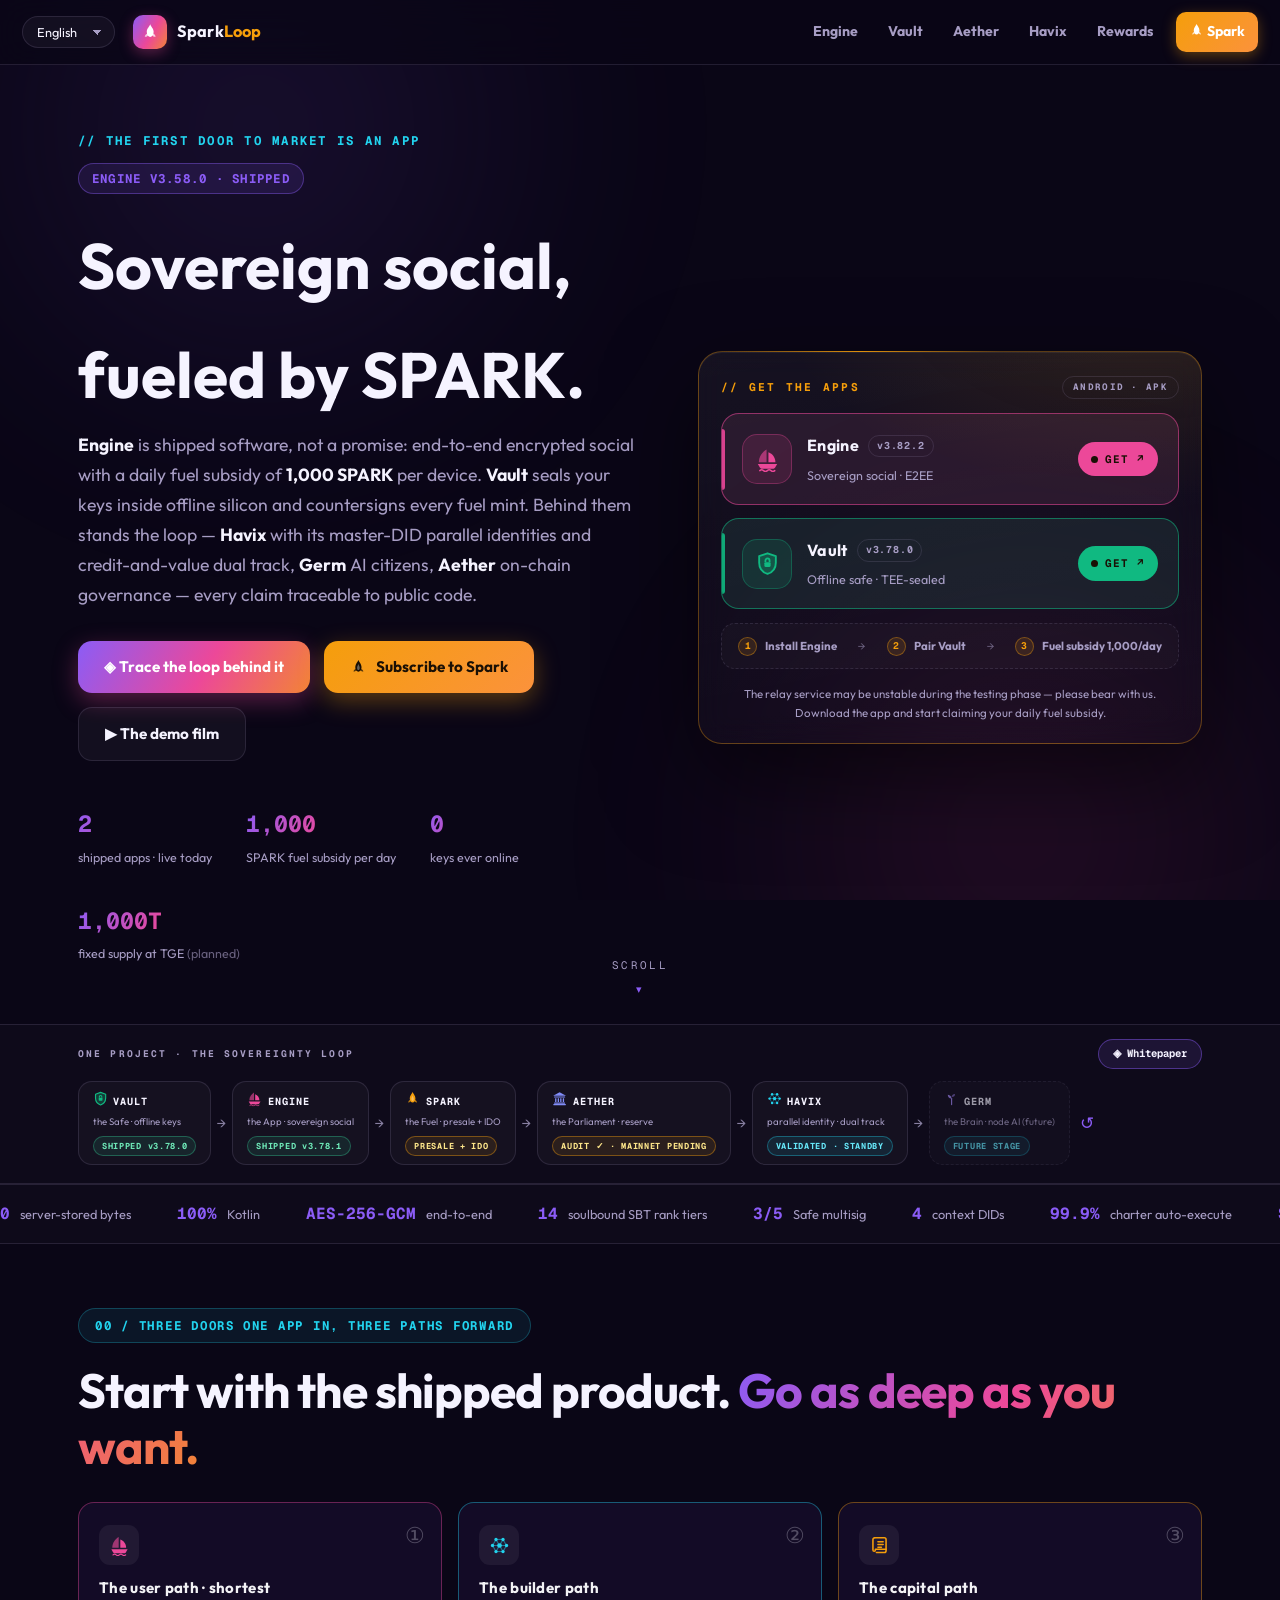
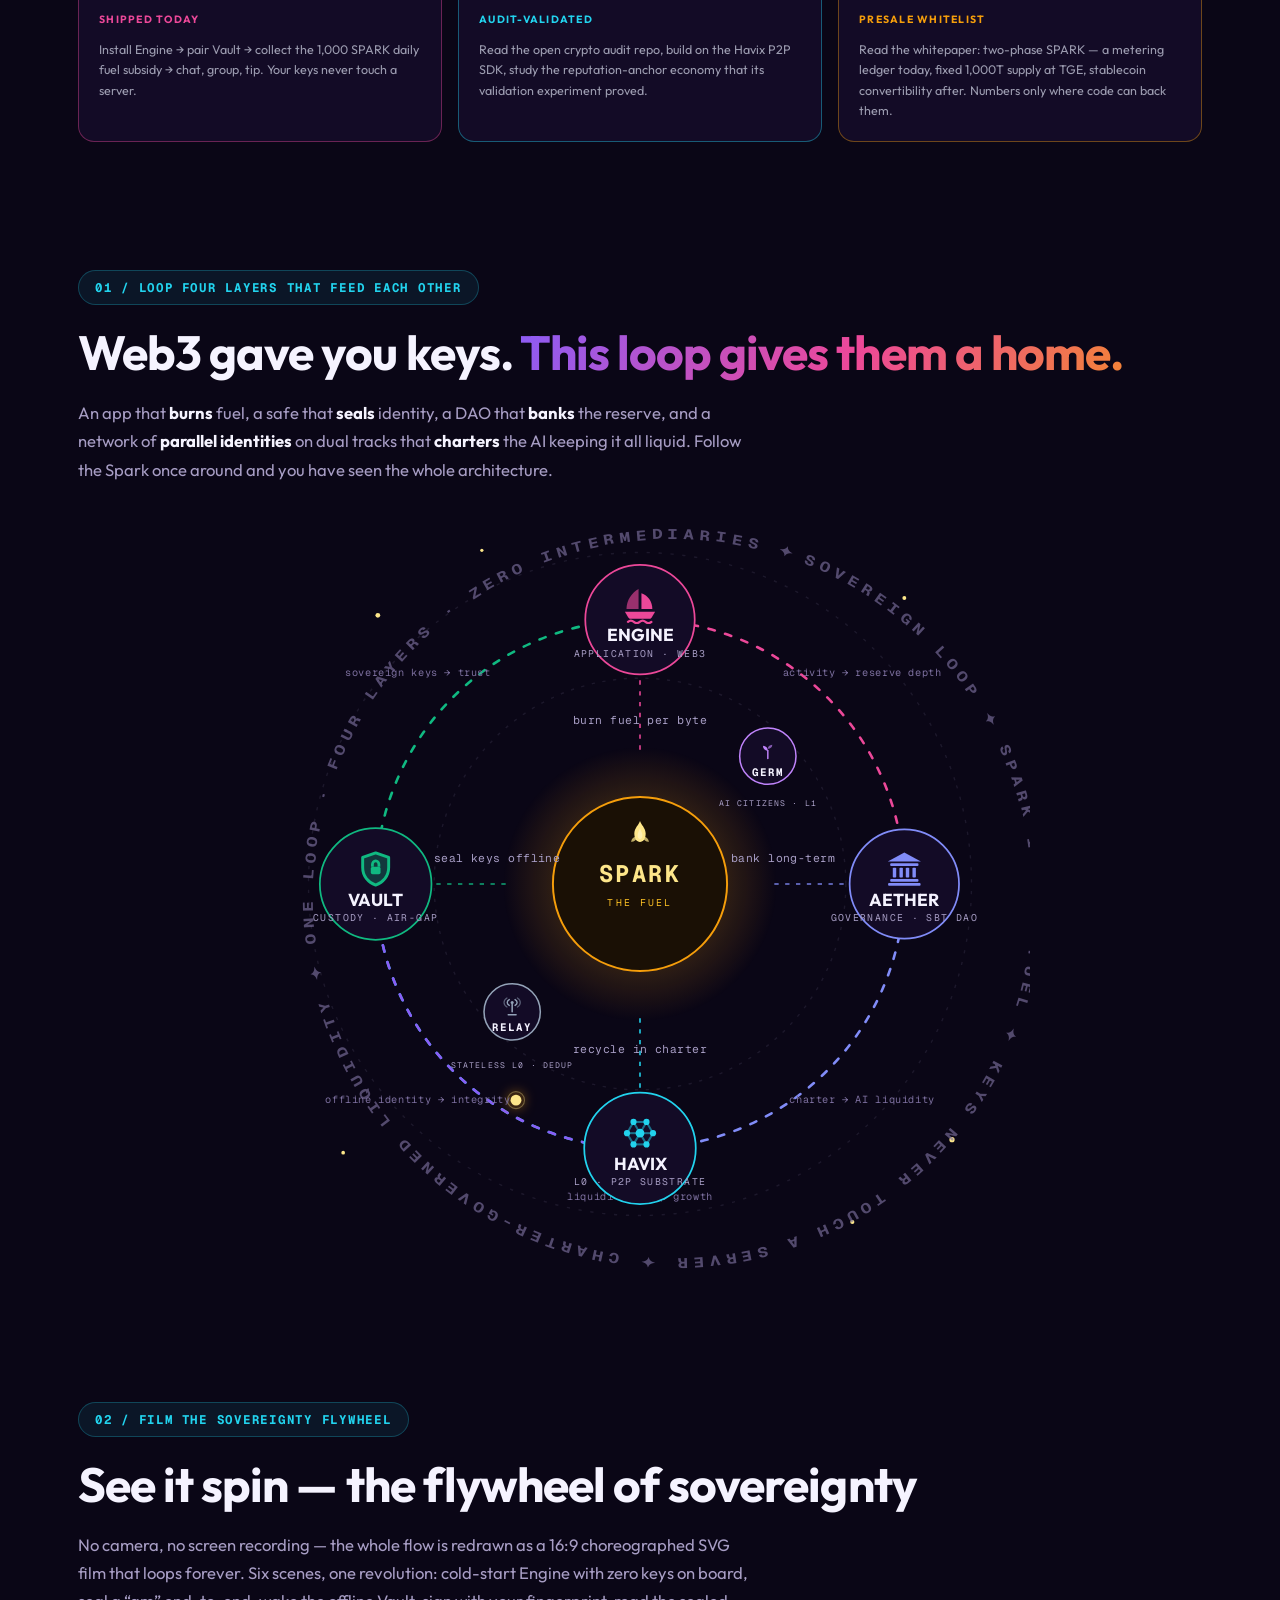
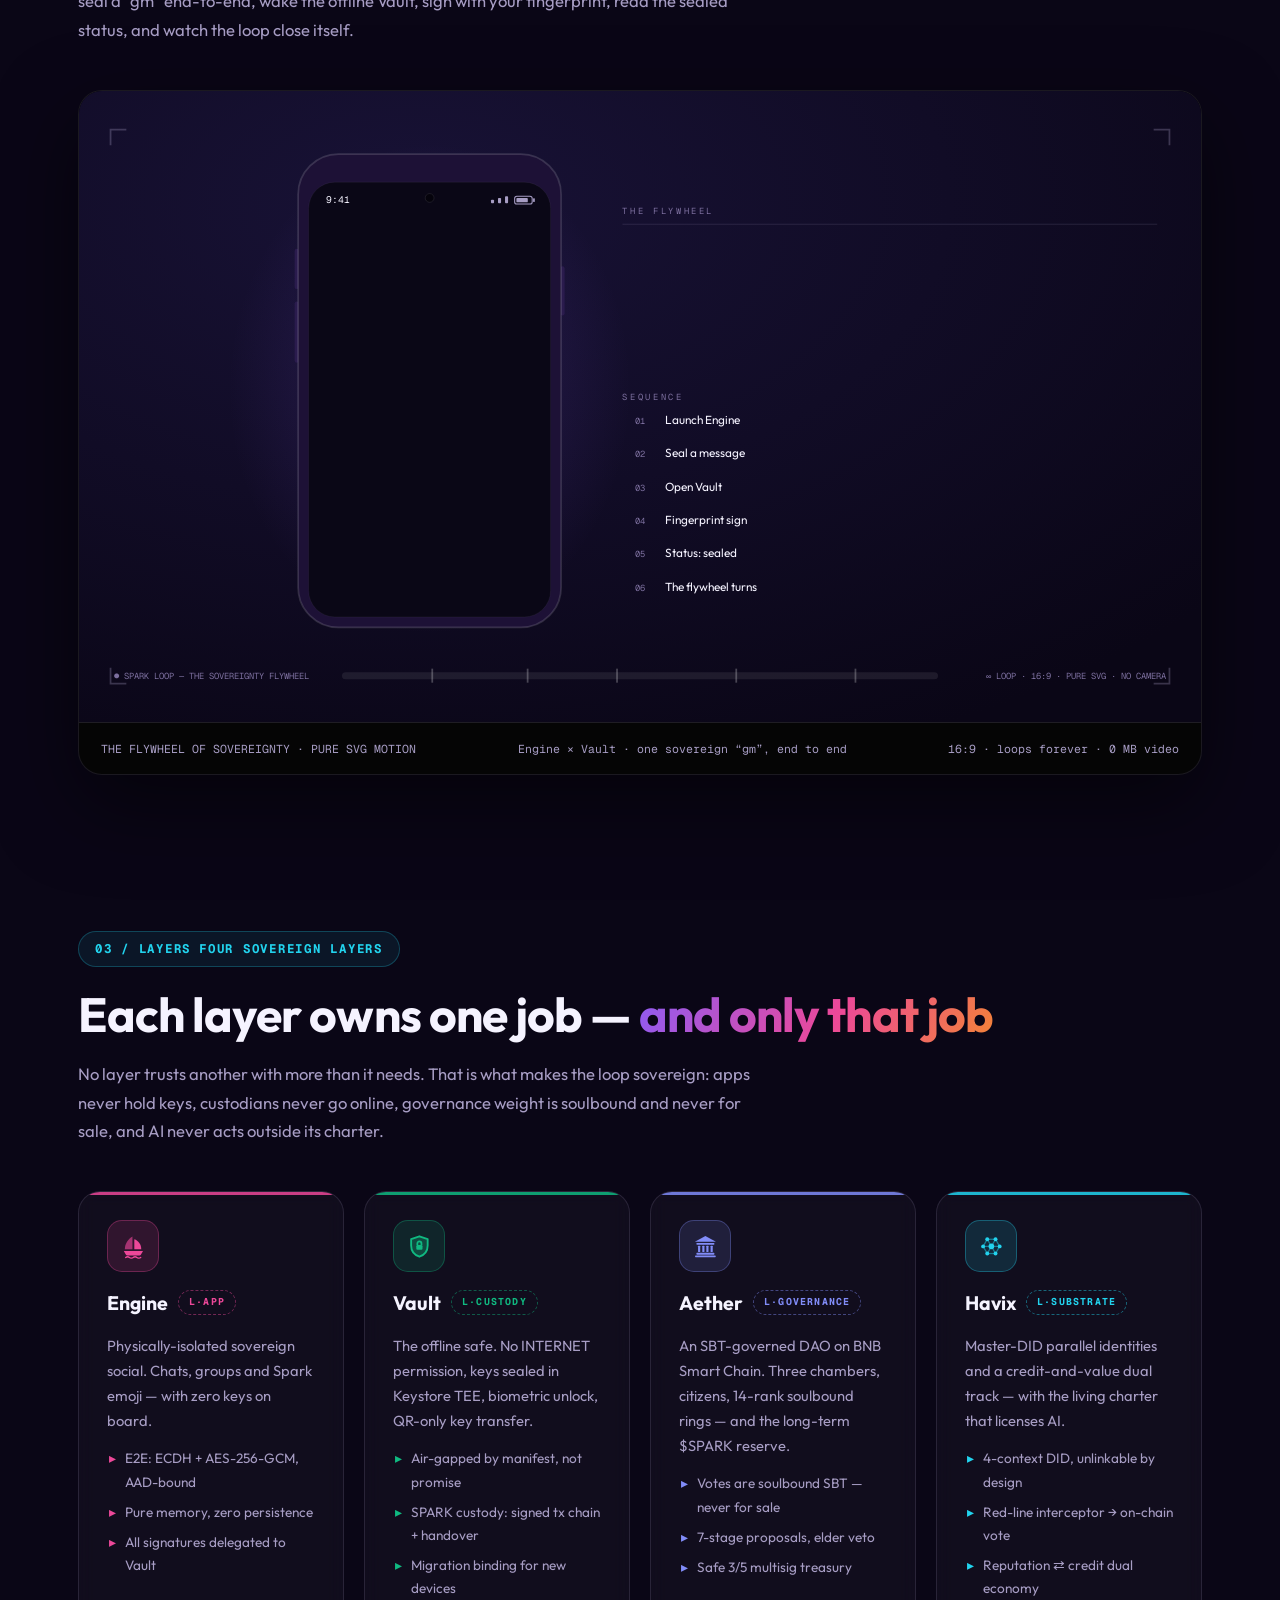
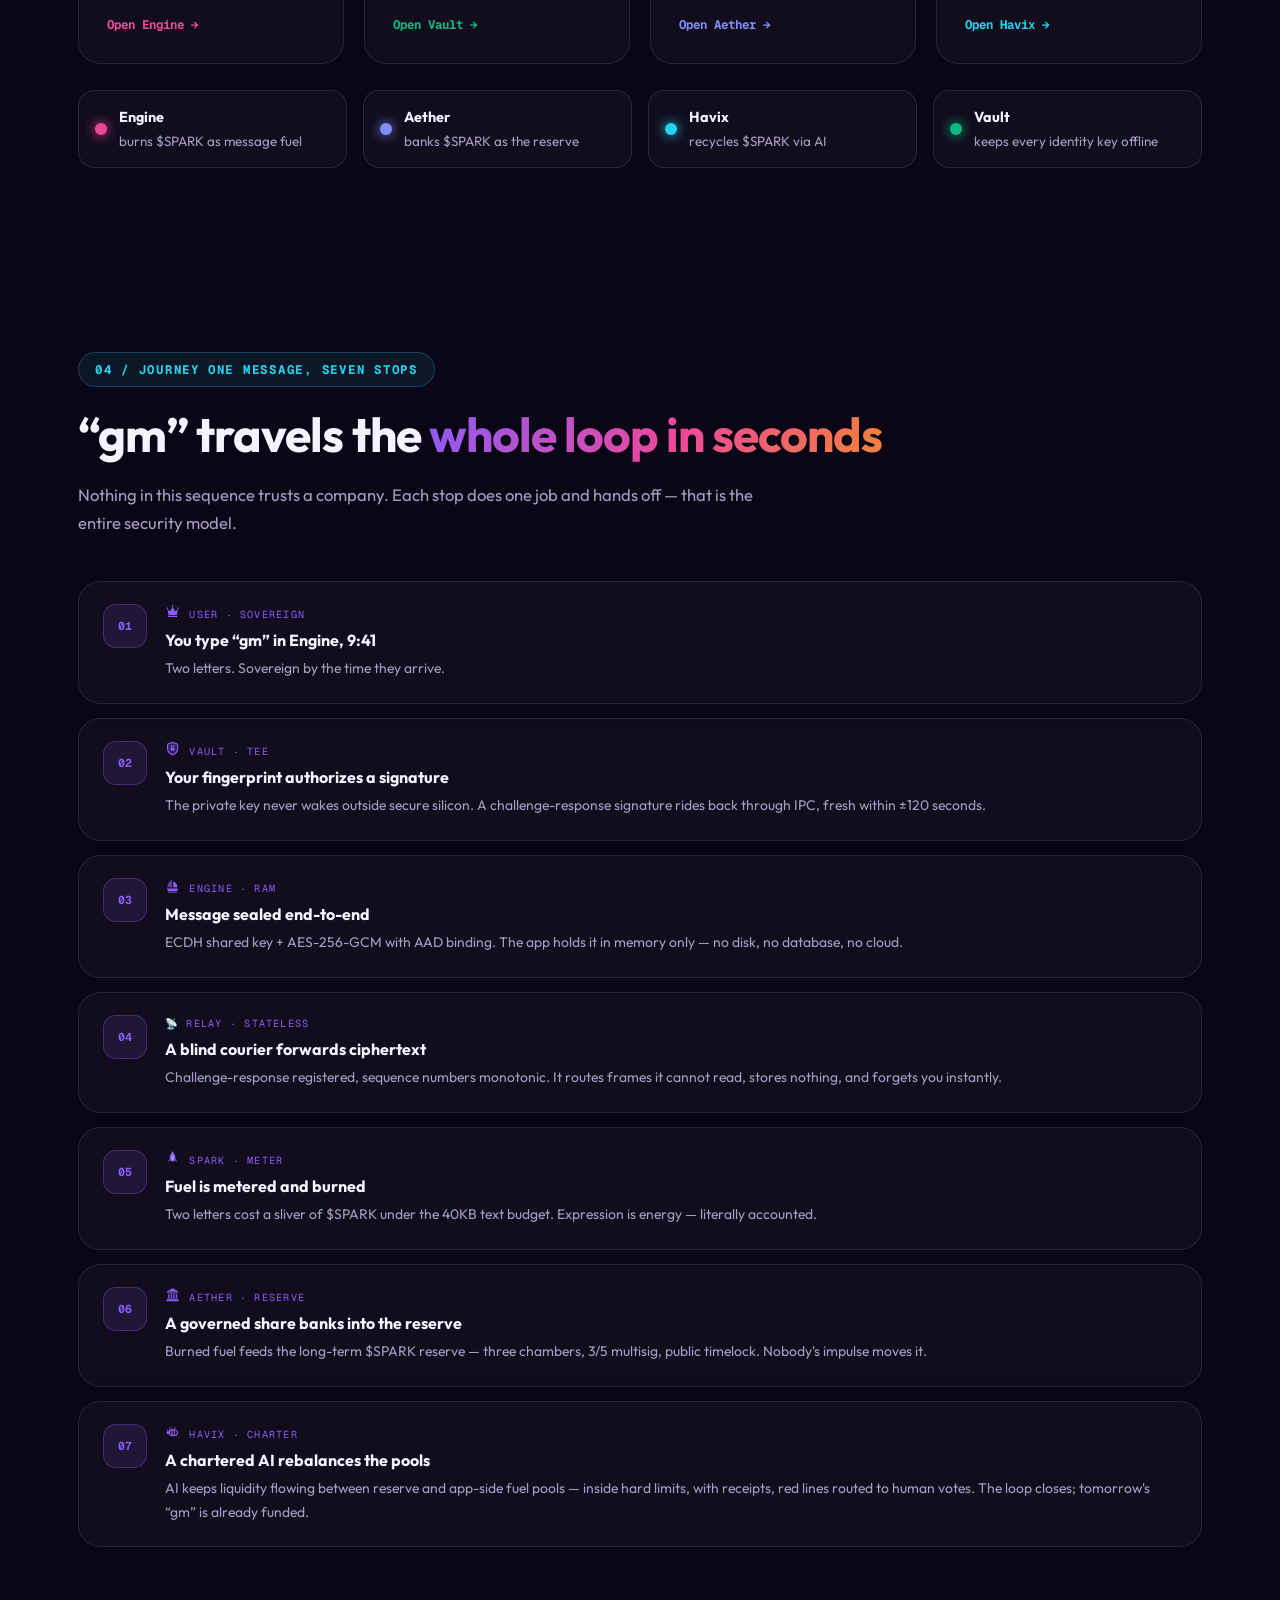
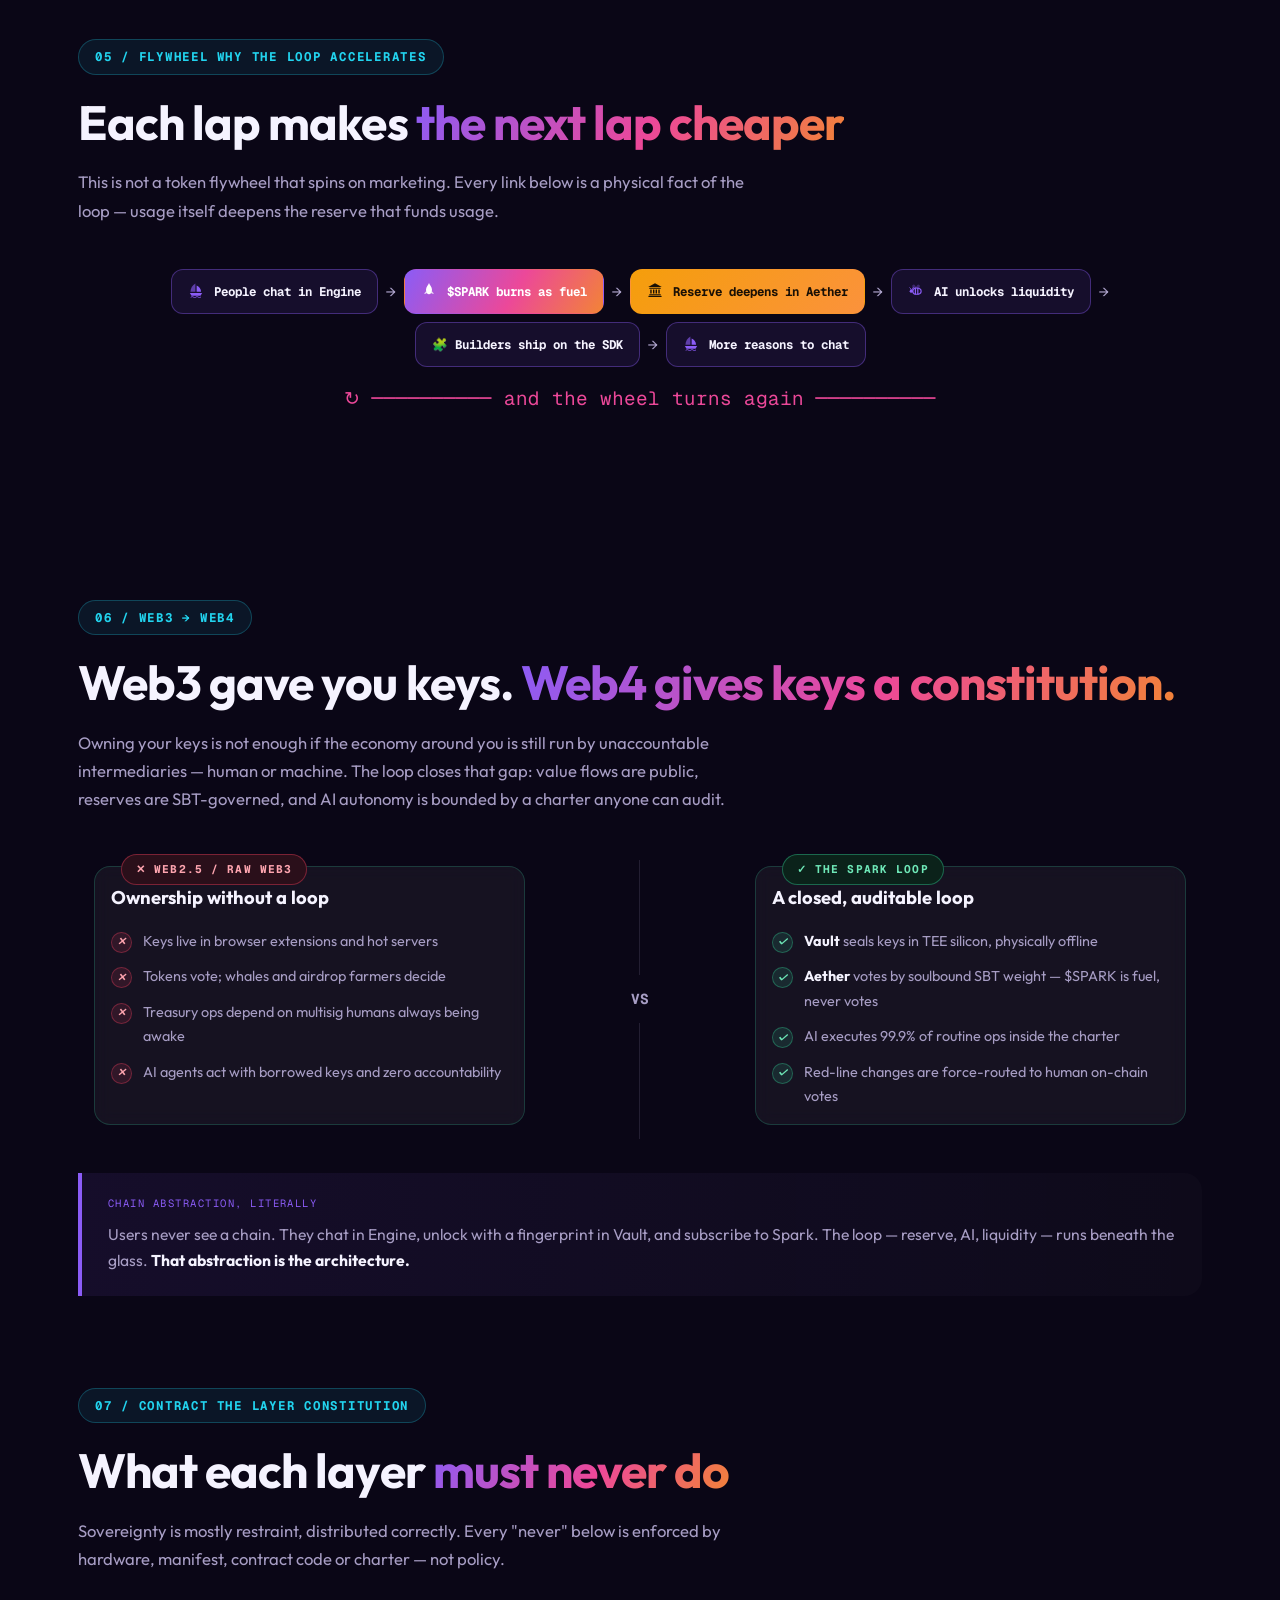
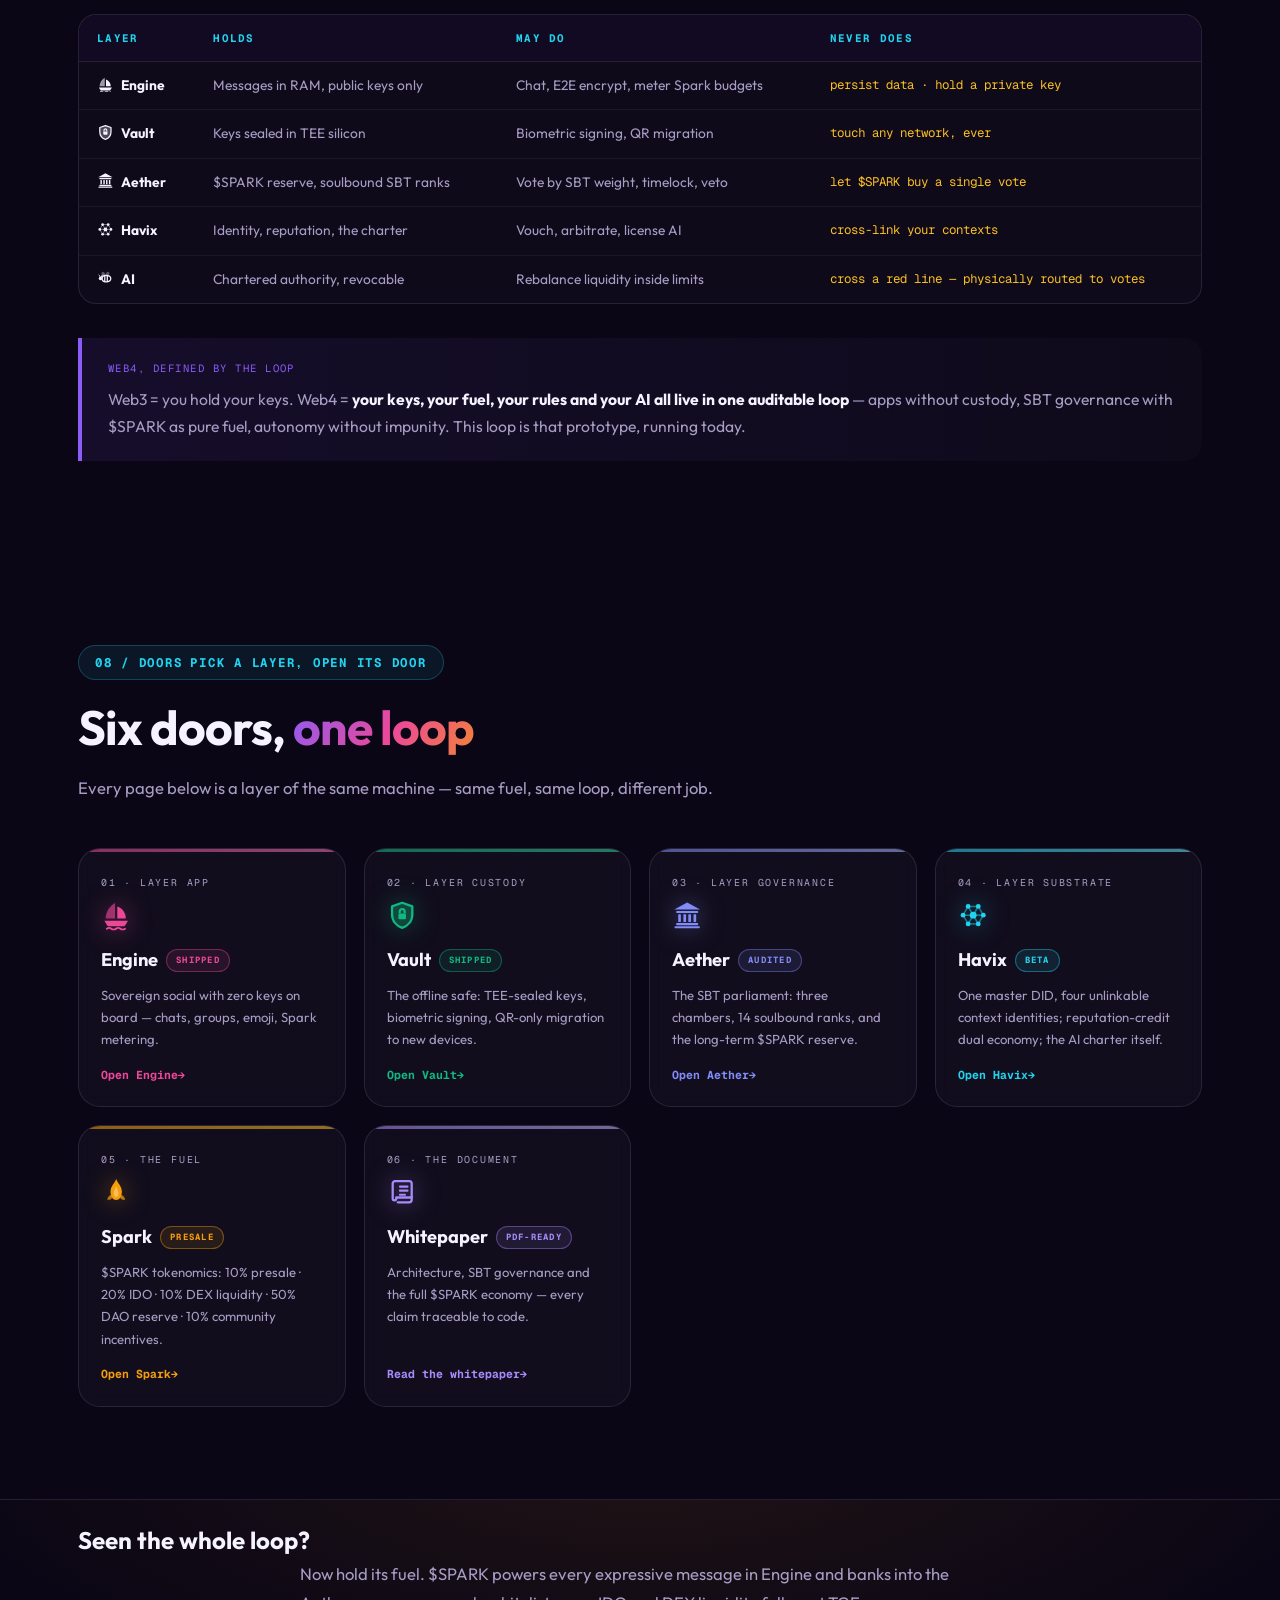
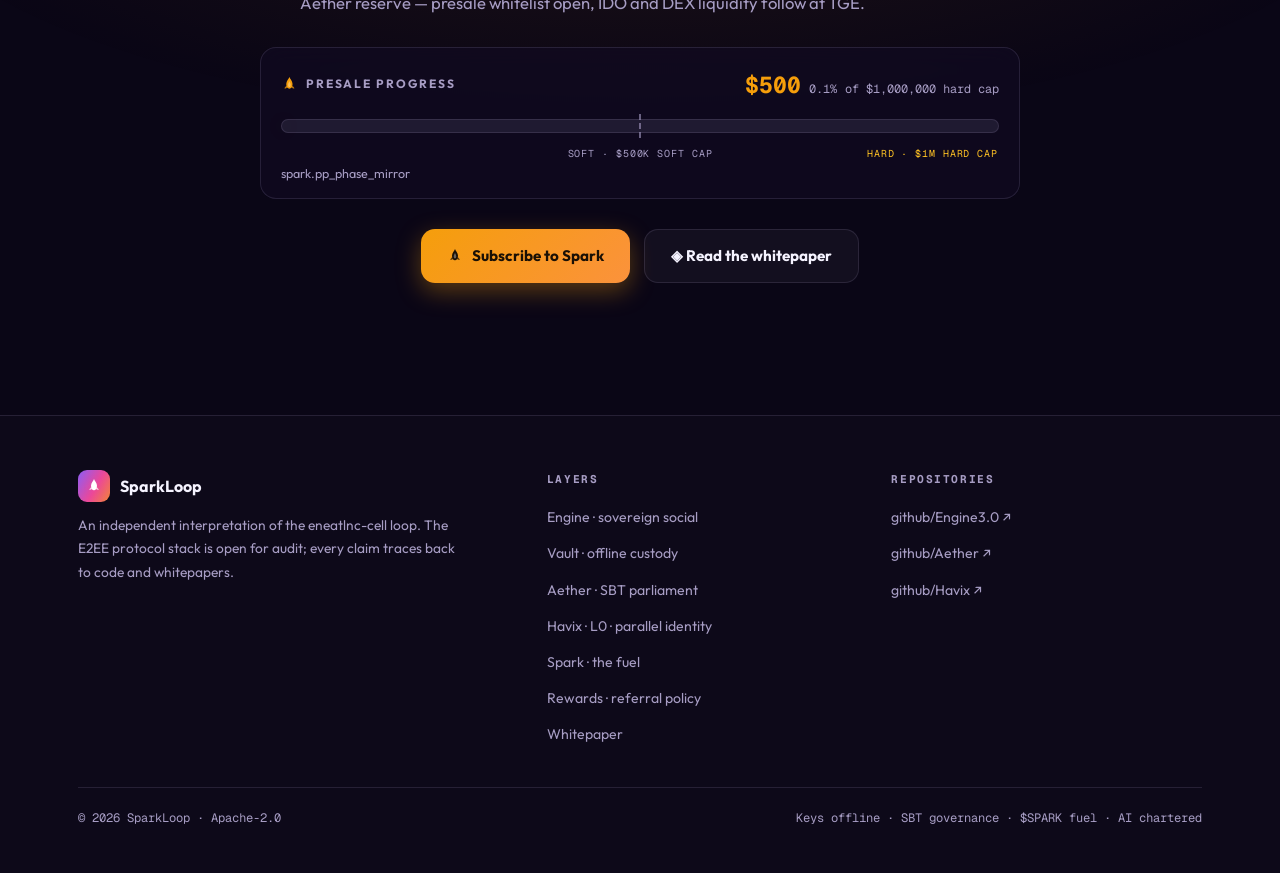
<file: index.html>
<!DOCTYPE html>
<!-- Generated by Trae Work -->
<html lang="en" data-lang="en">
<head>
<meta charset="UTF-8">
<meta name="viewport" content="width=device-width, initial-scale=1.0">
<title>Spark Loop — The Web4 Sovereignty Loop</title>
<meta name="description" content="One self-sustaining loop: Engine chats online, Vault keeps keys offline, Aether banks the $SPARK reserve under SBT governance, and Havix charters the AI that keeps it liquid. The E2EE protocol stack is open for audit. A working Web4 prototype.">
<link rel="icon" type="image/svg+xml" href="assets/favicon.svg">
<!-- canonical + social card — replace the host when moving to a custom domain -->
<link rel="canonical" href="https://eneatlnc-cell.github.io/Spark/">
<meta property="og:type" content="website">
<meta property="og:title" content="Spark Loop — The Web4 Sovereignty Loop">
<meta property="og:description" content="One self-sustaining loop: Engine chats online, Vault keeps keys offline, Aether banks the $SPARK reserve under SBT governance, and Havix charters the AI that keeps it liquid. The E2EE protocol stack is open for audit. A working Web4 prototype.">
<meta property="og:url" content="https://eneatlnc-cell.github.io/Spark/">
<meta property="og:image" content="https://eneatlnc-cell.github.io/Spark/assets/og-card.jpg">
<meta property="og:image:width" content="1200">
<meta property="og:image:height" content="630">
<meta property="og:image:alt" content="Spark Loop — one loop, four layers, zero intermediaries. $SPARK is the fuel.">
<meta name="twitter:card" content="summary_large_image">
<meta name="twitter:title" content="Spark Loop — The Web4 Sovereignty Loop">
<meta name="twitter:description" content="One self-sustaining loop: Engine chats online, Vault keeps keys offline, Aether banks the $SPARK reserve under SBT governance, and Havix charters the AI that keeps it liquid. The E2EE protocol stack is open for audit. A working Web4 prototype.">
<meta name="twitter:image" content="https://eneatlnc-cell.github.io/Spark/assets/og-card.jpg">
<link rel="stylesheet" href="assets/site.css">
<style>
/* ============ gateway hero ============ */
.gate-hero { min-height: 100vh; display: flex; align-items: center; padding: 130px 0 60px; position: relative; }
.gate-hero > .container { width: 100%; display: grid; grid-template-columns: 1.06fr 0.94fr; gap: 52px; align-items: center; }
.gate-hero h1 { font-size: clamp(2.4rem, 5.4vw, 4rem); }
.scroll-cue { position: absolute; bottom: 26px; left: 50%; transform: translateX(-50%); font-family: var(--font-mono); font-size: 0.68rem; letter-spacing: 0.22em; color: var(--muted); display: flex; flex-direction: column; align-items: center; gap: 6px; text-transform: uppercase; }
.scroll-cue::after { content: "▾"; animation: cuebob 1.8s ease-in-out infinite; color: var(--pa); }
@keyframes cuebob { 0%,100% { transform: translateY(0); opacity: .5; } 50% { transform: translateY(6px); opacity: 1; } }

/* ============ doors (site map) ============ */
.door-grid { display: grid; grid-template-columns: repeat(4, 1fr); gap: 18px; margin-top: 46px; }
.door { position: relative; overflow: hidden; padding: 26px 22px 22px; display: flex; flex-direction: column; gap: 8px; text-decoration: none; color: var(--ink); transition: transform .28s, border-color .28s, box-shadow .28s; }
.door::before { content: ""; position: absolute; top: 0; left: 0; right: 0; height: 3px; background: linear-gradient(90deg, var(--d1), var(--d2)); opacity: .55; transition: opacity .28s; }
.door:hover { transform: translateY(-5px); border-color: var(--d1); box-shadow: 0 18px 44px rgba(0,0,0,0.45), 0 0 0 1px var(--d1) inset; }
.door:hover::before { opacity: 1; }
.door .d-num { font-family: var(--font-mono); font-size: 0.62rem; letter-spacing: 0.18em; color: var(--muted); }
.door .d-ic .icn { width: 1.9rem; height: 1.9rem; color: var(--d1); filter: drop-shadow(0 0 12px color-mix(in srgb, var(--d1) 55%, transparent)); }
.door h3 { font-size: 1.14rem; display: flex; align-items: center; gap: 8px; }
.door .d-tag { font-family: var(--font-mono); font-size: 0.56rem; font-weight: 700; letter-spacing: 0.14em; color: var(--d1); border: 1px solid color-mix(in srgb, var(--d1) 40%, transparent); background: color-mix(in srgb, var(--d1) 10%, transparent); border-radius: 100px; padding: 3px 9px; }
.door p { font-size: 0.82rem; color: var(--muted); flex: 1; }
.door .d-go { font-family: var(--font-mono); font-size: 0.72rem; font-weight: 700; color: var(--d1); margin-top: 6px; }
.door .d-go::after { content: " →"; transition: margin .25s; display: inline-block; }
.door:hover .d-go::after { margin-left: 5px; }

/* ============ legend chips (layers) ============ */
.legend-row { display: grid; grid-template-columns: repeat(4, 1fr); gap: 16px; margin-top: 26px; }
.legend-chip { display: flex; align-items: center; gap: 12px; padding: 14px 16px; border-radius: 16px; border: 1px solid var(--rule); background: rgba(255,255,255,0.03); font-size: 0.84rem; color: var(--muted); }
.legend-chip .dot { width: 12px; height: 12px; border-radius: 50%; flex-shrink: 0; background: var(--dc); box-shadow: 0 0 12px var(--dc); }
.legend-chip b { color: var(--ink); display: block; font-size: 0.9rem; }

/* ============ film ============ */
.film-wrap svg { display: block; width: 100%; height: auto; background: #0A0616; }

/* ============ big loop — perfect circle, badge ring, comet ============ */
.big-loop { margin-top: 10px; }
.big-loop svg { width: 100%; height: auto; aspect-ratio: 1 / 1; max-width: 780px; margin: 0 auto; display: block; }
.big-loop .orbitbg { fill: none; stroke: rgba(167,157,196,0.12); stroke-width: 1.3; }
.big-loop .flowarc { fill: none; stroke-width: 2.4; stroke-linecap: round; stroke-dasharray: 6 10; animation: orbitflow 3.2s linear infinite; }
@keyframes orbitflow { to { stroke-dashoffset: -32; } }
.big-loop .ringtext { fill: #7C6F9E; font-family: var(--font-mono); font-size: 13px; font-weight: 700; letter-spacing: 4px; opacity: 0.72; }
.big-loop .node-c { fill: #130B26; stroke: var(--nc); stroke-width: 1.6; transition: all .3s; cursor: pointer; }
.big-loop a.node-g:hover .node-c { filter: drop-shadow(0 0 18px var(--nc)); }
.big-loop .nname { fill: #F5F3FF; font-family: var(--font-sans); font-size: 16px; font-weight: 700; text-anchor: middle; }
.big-loop .nrole { fill: #A79DC4; font-family: var(--font-mono); font-size: 9px; letter-spacing: 0.14em; text-anchor: middle; }
.big-loop .sat-c { fill: #130B26; stroke: var(--sc); stroke-width: 1.4; }
.big-loop .satname { fill: #F5F3FF; font-family: var(--font-mono); font-size: 10px; font-weight: 700; letter-spacing: 0.1em; text-anchor: middle; }
.big-loop .satrole { fill: #A79DC4; font-family: var(--font-mono); font-size: 7.5px; letter-spacing: 0.14em; text-anchor: middle; }
.big-loop .spoke-lbl { fill: #A79DC4; font-family: var(--font-mono); font-size: 10.5px; text-anchor: middle; letter-spacing: 0.04em; }
.big-loop .arc-lbl { fill: #7C6F9E; font-family: var(--font-mono); font-size: 9.5px; text-anchor: middle; letter-spacing: 0.06em; }
.big-loop .corebig { fill: #FDE68A; font-family: var(--font-mono); font-size: 22px; font-weight: 700; text-anchor: middle; letter-spacing: 0.1em; }
.big-loop .coresub { fill: #FBBF24; font-family: var(--font-mono); font-size: 9px; text-anchor: middle; letter-spacing: 0.22em; }
.big-loop .comet { filter: drop-shadow(0 0 6px rgba(245,158,11,0.9)); }
.big-loop .star { fill: #FDE68A; animation: looptwinkle 3.2s ease-in-out infinite; }
@keyframes looptwinkle { 0%,100% { opacity: .1; } 50% { opacity: .85; } }

/* ============ flywheel chips ============ */
.fly { display: flex; align-items: center; gap: 8px; flex-wrap: wrap; justify-content: center; margin-top: 44px; }
.fly .fchip { font-family: var(--font-mono); font-size: 0.78rem; font-weight: 700; border-radius: 12px; padding: 11px 16px; border: 1px solid color-mix(in srgb, var(--pa) 38%, transparent); background: color-mix(in srgb, var(--pa) 10%, transparent); color: var(--ink); }
.fly .fchip.hot { background: var(--grad-hot); color: #fff; border-color: transparent; }
.fly .fchip.amber { background: var(--grad-spark); color: #1A1005; border-color: transparent; }
.fly .fchip.amber .icn { color: #1A1005; }
.fly .farr { color: var(--muted); font-family: var(--font-mono); }
.fly .fback { font-family: var(--font-mono); color: var(--accent2); font-size: 1.2rem; margin-top: 8px; width: 100%; text-align: center; }

@media (max-width: 1120px) { .door-grid { grid-template-columns: repeat(3, 1fr); } }
@media (max-width: 1020px) { .gate-hero { padding-top: 118px; min-height: auto; } .gate-hero > .container { grid-template-columns: 1fr; gap: 36px; } .dl-panel { max-width: 560px; width: 100%; margin: 0 auto; } .scroll-cue { display: none; } .legend-row { grid-template-columns: 1fr 1fr; } }
@media (max-width: 760px) { .door-grid { grid-template-columns: 1fr 1fr; } .big-loop .arc-lbl, .big-loop .spoke-lbl, .big-loop .satrole, .big-loop .ringtext { display: none; } .big-loop svg { max-width: 560px; } }
@media (max-width: 540px) { .door-grid { grid-template-columns: 1fr; } }
</style>
</head>
<body data-page="home">
<div class="aurora"></div>

<!-- ============ NAV ============ -->
<nav>
  <div class="nav-inner">
    <div class="lang-switch" role="group" aria-label="Language / 语言">
      <button data-set="en" class="on">EN</button>
      <button data-set="zh">中文</button>
    </div>
    <a class="nav-logo" href="index.html"><span class="logo-mark"><i data-ic="flame"></i></span><span>Spark<span style="color:var(--amber)">Loop</span></span></a>
    <button class="burger" aria-label="menu">☰</button>
    <div class="nav-links">
      <a href="engine.html">Engine</a>
      <a href="vault.html">Vault</a>
      <a href="aether.html">Aether</a>
      <a href="havix.html">Havix</a>
      <a href="rewards.html"><span data-i18n="index.nav.rewards">Rewards</span></a>
      <a class="nav-cta" href="spark.html"><i data-ic="flame"></i> Spark</a>
    </div>
  </div>
</nav>

<!-- ============ GATEWAY HERO (inverted: Engine is the door — CANON.md §8) ============ -->
<header class="gate-hero">
  <div class="container">

    <!-- left: the claim -->
    <div class="gh-main">
      <div class="hero-kicker">
        <span data-i18n="index.hero.kicker">// THE FIRST DOOR TO MARKET IS AN APP</span>
        <span class="chip-layer" data-i18n="index.hero.chip">ENGINE v3.58.0 · SHIPPED</span>
      </div>
      <h1>
        <span data-i18n="index.hero.social">Sovereign social,</span><br>
        <span class="grad" data-i18n="index.hero.grad">fueled by SPARK.</span>
      </h1>
      <p class="hero-desc">
        <span data-i18n="index.hero.desc"><strong>Engine</strong> is shipped software, not a promise: end-to-end encrypted social with a daily fuel subsidy of <strong>1,000 SPARK</strong> per device. <strong>Vault</strong> seals your keys inside offline silicon and countersigns every fuel mint. Behind them stands the loop — <strong>Havix</strong> with its master-DID parallel identities and credit-and-value dual track, <strong>Germ</strong> AI citizens, <strong>Aether</strong> on-chain governance — every claim traceable to public code.</span>
      </p>
      <div class="hero-actions">
        <a class="btn btn-primary" href="#circuit"><span data-i18n="index.hero.trace">◈ Trace the loop behind it</span></a>
        <a class="btn btn-amber" href="spark.html#subscribe"><i data-ic="flame"></i> <span data-i18n="index.hero.subscribe">Subscribe to Spark</span></a>
        <a class="btn btn-ghost" href="#film"><span data-i18n="index.hero.film">▶ The demo film</span></a>
      </div>
      <div class="hero-stats">
        <div class="hs"><b>2</b><span data-i18n="index.hero.stat_apps">shipped apps · live today</span></div>
        <div class="hs"><b>1,000</b><span data-i18n="index.hero.stat_subsidy">SPARK fuel subsidy per day</span></div>
        <div class="hs"><b>0</b><span data-i18n="index.hero.stat_keys">keys ever online</span></div>
        <div class="hs"><b>1,000T</b><span data-i18n="index.hero.stat_supply">fixed supply at TGE <span style="opacity:.6">(planned)</span></span></div>
      </div>
    </div>

    <!-- right: the door itself — download panel -->
    <aside class="dl-panel" aria-label="Download Engine and Vault">
      <div class="dl-panel-head">
        <span class="dl-panel-title" data-i18n="index.dl.title">// GET THE APPS</span>
        <span class="dl-panel-chip">ANDROID · APK</span>
      </div>
      <div class="dl-grid">
        <a data-download="engine"></a>
        <a data-download="vault"></a>
      </div>
      <div class="dl-steps">
        <span class="dl-step"><b>1</b><span data-i18n="index.dl.step1">Install Engine</span></span>
        <span class="dl-arr">→</span>
        <span class="dl-step"><b>2</b><span data-i18n="index.dl.step2">Pair Vault</span></span>
        <span class="dl-arr">→</span>
        <span class="dl-step"><b>3</b><span data-i18n="index.dl.step3">Fuel subsidy 1,000/day</span></span>
      </div>
      <p class="dl-note">
        <span data-i18n="index.dl.note">The relay service may be unstable during the testing phase — please bear with us. Download the app and start claiming your daily fuel subsidy.</span>
      </p>
    </aside>

  </div>
  <div class="scroll-cue"><span data-i18n="index.hero.scroll">scroll</span></div>
</header>

<!-- ============ MARQUEE ============ -->
<div class="marquee-wrap">
  <div class="marquee">
    <div class="mq-item"><span class="n">0</span><span class="t" data-i18n="index.marquee.bytes">server-stored bytes</span></div>
    <div class="mq-item"><span class="n">100%</span><span class="t">Kotlin</span></div>
    <div class="mq-item"><span class="n">AES-256-GCM</span><span class="t" data-i18n="index.marquee.e2e">end-to-end</span></div>
    <div class="mq-item"><span class="n">14</span><span class="t" data-i18n="index.marquee.tiers">soulbound SBT rank tiers</span></div>
    <div class="mq-item"><span class="n">3/5</span><span class="t" data-i18n="index.marquee.multisig">Safe multisig</span></div>
    <div class="mq-item"><span class="n">4</span><span class="t" data-i18n="index.marquee.dids">context DIDs</span></div>
    <div class="mq-item"><span class="n">99.9%</span><span class="t" data-i18n="index.marquee.charter">charter auto-execute</span></div>
    <div class="mq-item"><span class="n">$SPARK</span><span class="t" data-i18n="index.marquee.fuel">fuel, never votes</span></div>
    <div class="mq-item"><span class="n">0</span><span class="t" data-i18n="index.marquee.bytes">server-stored bytes</span></div>
    <div class="mq-item"><span class="n">100%</span><span class="t">Kotlin</span></div>
    <div class="mq-item"><span class="n">AES-256-GCM</span><span class="t" data-i18n="index.marquee.e2e">end-to-end</span></div>
    <div class="mq-item"><span class="n">14</span><span class="t" data-i18n="index.marquee.tiers">soulbound SBT rank tiers</span></div>
    <div class="mq-item"><span class="n">3/5</span><span class="t" data-i18n="index.marquee.multisig">Safe multisig</span></div>
    <div class="mq-item"><span class="n">4</span><span class="t" data-i18n="index.marquee.dids">context DIDs</span></div>
    <div class="mq-item"><span class="n">99.9%</span><span class="t" data-i18n="index.marquee.charter">charter auto-execute</span></div>
    <div class="mq-item"><span class="n">$SPARK</span><span class="t" data-i18n="index.marquee.fuel">fuel, never votes</span></div>
  </div>
</div>

<!-- ============ 00 · THREE DOORS (one door in, three paths forward — CANON.md §8) ============ -->
<section id="doors" class="tight">
  <div class="container">
    <span class="section-tag">00 / THREE DOORS <span data-i18n="index.doors.tag">ONE APP IN, THREE PATHS FORWARD</span></span>
    <h2 class="section-title"><span data-i18n="index.doors.title">Start with the shipped product.</span> <span class="grad" data-i18n="index.doors.grad">Go as deep as you want.</span></h2>
    <div class="paths">
      <a class="path p-user" href="engine.html">
        <span class="p-num">①</span>
        <span class="p-ic"><i data-ic="ship"></i></span>
        <b><span data-i18n="index.path_user.label">The user path · shortest</span></b>
        <span class="p-st"><span data-i18n="index.path_user.st">SHIPPED TODAY</span></span>
        <p><span data-i18n="index.path_user.desc">Install Engine → pair Vault → collect the 1,000 SPARK daily fuel subsidy → chat, group, tip. Your keys never touch a server.</span></p>
      </a>
      <a class="path p-builder" href="havix.html">
        <span class="p-num">②</span>
        <span class="p-ic"><i data-ic="mesh"></i></span>
        <b><span data-i18n="index.path_builder.label">The builder path</span></b>
        <span class="p-st"><span data-i18n="index.path_builder.st">AUDIT-VALIDATED</span></span>
        <p><span data-i18n="index.path_builder.desc">Read the open crypto audit repo, build on the Havix P2P SDK, study the reputation-anchor economy that its validation experiment proved.</span></p>
      </a>
      <a class="path p-capital" href="whitepaper.html">
        <span class="p-num">③</span>
        <span class="p-ic"><i data-ic="scroll"></i></span>
        <b><span data-i18n="index.path_capital.label">The capital path</span></b>
        <span class="p-st"><span data-i18n="index.path_capital.st">PRESALE WHITELIST</span></span>
        <p><span data-i18n="index.path_capital.desc">Read the whitepaper: two-phase SPARK — a metering ledger today, fixed 1,000T supply at TGE, stablecoin convertibility after. Numbers only where code can back them.</span></p>
      </a>
    </div>
  </div>
</section>

<!-- ============ 01 · LOOP ============ -->
<section id="circuit" class="tight">
  <div class="container">
    <div class="reveal">
      <span class="section-tag">01 / LOOP <span data-i18n="index.circuit.tag">FOUR LAYERS THAT FEED EACH OTHER</span></span>
      <h2 class="section-title"><span data-i18n="index.circuit.title">Web3 gave you keys.</span> <span class="grad" data-i18n="index.circuit.grad">This loop gives them a home.</span></h2>
      <p class="section-sub">
        <span data-i18n="index.circuit.sub">An app that <strong>burns</strong> fuel, a safe that <strong>seals</strong> identity, a DAO that <strong>banks</strong> the reserve, and a network of <strong>parallel identities</strong> on dual tracks that <strong>charters</strong> the AI keeping it all liquid. Follow the Spark once around and you have seen the whole architecture.</span>
      </p>
    </div>
    <div class="big-loop reveal">
      <svg viewBox="0 0 720 720" role="img" aria-label="The Spark Loop architecture diagram: Engine, Vault, Aether and Havix orbit SPARK, with Germ AI citizens and the relay layer as satellites">
        <defs>
          <linearGradient id="lg1" x1="0%" y1="0%" x2="100%" y2="100%">
            <stop offset="0%" stop-color="#8B5CF6"/><stop offset="55%" stop-color="#EC4899"/><stop offset="100%" stop-color="#F59E0B"/>
          </linearGradient>
          <radialGradient id="coreglow2">
            <stop offset="0%" stop-color="#F59E0B" stop-opacity="0.42"/><stop offset="100%" stop-color="#F59E0B" stop-opacity="0"/>
          </radialGradient>
          <!-- circular paths for the badge text and the comet -->
          <path id="badgeRing" d="M 360 28 A 332 332 0 1 1 359.9 28.01" fill="none"/>
          <path id="cometRing" d="M 360 116 A 244 244 0 1 1 359.9 116.01" fill="none"/>
        </defs>

        <!-- starfield (outside the badge ring) -->
        <circle class="star" cx="118" cy="112" r="2.2"/>
        <circle class="star" cx="604" cy="96" r="1.8" style="animation-delay:-1.2s"/>
        <circle class="star" cx="648" cy="596" r="2.4" style="animation-delay:-2.1s"/>
        <circle class="star" cx="86" cy="608" r="1.7" style="animation-delay:-.6s"/>
        <circle class="star" cx="214" cy="52" r="1.5" style="animation-delay:-1.8s"/>
        <circle class="star" cx="556" cy="672" r="1.9" style="animation-delay:-2.8s"/>

        <!-- rotating badge ring text -->
        <g opacity="0.9">
          <animateTransform attributeName="transform" type="rotate" from="0 360 360" to="360 360 360" dur="90s" repeatCount="indefinite"/>
          <text class="ringtext" textLength="2080" lengthAdjust="spacingAndGlyphs">
            <textPath href="#badgeRing" xlink:href="#badgeRing">SOVEREIGN LOOP ✦ SPARK IS THE FUEL ✦ KEYS NEVER TOUCH A SERVER ✦ CHARTER-GOVERNED LIQUIDITY ✦ ONE LOOP · FOUR LAYERS · ZERO INTERMEDIARIES ✦ </textPath>
          </text>
        </g>

        <!-- orbits: outer dashed (slow counter-rotation) + inner dotted -->
        <g>
          <animateTransform attributeName="transform" type="rotate" from="360 360 360" to="0 360 360" dur="140s" repeatCount="indefinite"/>
          <circle class="orbitbg" cx="360" cy="360" r="306" stroke-dasharray="3 8"/>
        </g>
        <circle class="orbitbg" cx="360" cy="360" r="190" stroke-dasharray="3 7"/>

        <!-- flowing circuit arcs (behind the nodes) -->
        <path class="flowarc" stroke="#EC4899" d="M 360 116 A 244 244 0 0 1 604 360"/>
        <path class="flowarc" stroke="#818CF8" d="M 604 360 A 244 244 0 0 1 360 604"/>
        <path class="flowarc" stroke="#22D3EE" d="M 360 604 A 244 244 0 0 1 116 360"/>
        <path class="flowarc" stroke="#10B981" d="M 116 360 A 244 244 0 0 1 360 116"/>
        <path class="flowarc" stroke="#8B5CF6" style="animation-duration:4.5s" d="M 360 604 A 244 244 0 0 1 116 360"/>

        <!-- comet: a spark of fuel racing the circuit -->
        <g class="comet">
          <circle r="5" fill="#FDE68A">
            <animateMotion dur="11s" repeatCount="indefinite"><mpath href="#cometRing" xlink:href="#cometRing"/></animateMotion>
          </circle>
          <circle r="10" fill="none" stroke="#FDE68A" stroke-width="1" opacity="0.35">
            <animateMotion dur="11s" repeatCount="indefinite"><mpath href="#cometRing" xlink:href="#cometRing"/></animateMotion>
            <animate attributeName="r" values="7;14;7" dur="2.2s" repeatCount="indefinite"/>
          </circle>
        </g>

        <!-- arc labels -->
        <text class="arc-lbl" x="565" y="168">activity → reserve depth</text>
        <text class="arc-lbl" x="565" y="562">charter → AI liquidity</text>
        <text class="arc-lbl" x="360" y="652">liquidity → app growth</text>
        <text class="arc-lbl" x="155" y="562">offline identity → integrity</text>
        <text class="arc-lbl" x="155" y="168">sovereign keys → trust</text>

        <!-- core glow (breathing) + core -->
        <circle cx="360" cy="360" r="118" fill="url(#coreglow2)">
          <animate attributeName="r" values="106;132;106" dur="4.2s" repeatCount="indefinite"/>
        </circle>
        <circle cx="360" cy="360" r="78" fill="#1A1005" stroke="#F59E0B" stroke-width="1.8">
          <animate attributeName="r" values="78;81;78" dur="4.2s" repeatCount="indefinite"/>
        </circle>
        <use href="#ic-flame" xlink:href="#ic-flame" x="346" y="300" width="28" height="28" style="color:#FDE68A"/>
        <text class="corebig" x="360" y="358">SPARK</text>
        <text class="coresub" x="360" y="380">THE FUEL</text>

        <!-- spokes -->
        <g stroke-width="1.6" stroke-dasharray="4 6" opacity="0.9">
          <line x1="360" y1="172" x2="360" y2="238" stroke="#EC4899"/>
          <line x1="548" y1="360" x2="482" y2="360" stroke="#818CF8"/>
          <line x1="360" y1="548" x2="360" y2="482" stroke="#22D3EE"/>
          <line x1="172" y1="360" x2="238" y2="360" stroke="#10B981"/>
        </g>
        <!-- spoke labels -->
        <text class="spoke-lbl" x="360" y="212">burn fuel per byte</text>
        <text class="spoke-lbl" x="492" y="340">bank long-term</text>
        <text class="spoke-lbl" x="360" y="516">recycle in charter</text>
        <text class="spoke-lbl" x="228" y="340">seal keys offline</text>

        <!-- satellites: Germ (AI citizens) + relay layer -->
        <g style="--sc:#C084FC">
          <circle class="sat-c" cx="478" cy="242" r="26"/>
          <use href="#ic-sprout" xlink:href="#ic-sprout" x="469" y="228" width="18" height="18" style="color:#C084FC"/>
          <text class="satname" x="478" y="260">GERM</text>
          <text class="satrole" x="478" y="288">AI CITIZENS · L1</text>
        </g>
        <g style="--sc:#94A3B8">
          <circle class="sat-c" cx="242" cy="478" r="26"/>
          <use href="#ic-relay" xlink:href="#ic-relay" x="233" y="464" width="18" height="18" style="color:#94A3B8"/>
          <text class="satname" x="242" y="496">RELAY</text>
          <text class="satrole" x="242" y="530">STATELESS L0 · DEDUP</text>
        </g>

        <!-- nodes (breathing) -->
        <a class="node-g" href="engine.html">
          <circle class="node-c" cx="360" cy="116" r="50" style="--nc:#EC4899">
            <animate attributeName="r" values="50;52;50" dur="3.6s" repeatCount="indefinite"/>
          </circle>
          <use href="#ic-ship" xlink:href="#ic-ship" x="342" y="84" width="36" height="36" style="color:#EC4899"/>
          <text class="nname" x="360" y="136">ENGINE</text>
          <text class="nrole" x="360" y="150">APPLICATION · WEB3</text>
        </a>
        <a class="node-g" href="aether.html">
          <circle class="node-c" cx="604" cy="360" r="50" style="--nc:#818CF8">
            <animate attributeName="r" values="50;52;50" dur="3.6s" begin="-0.9s" repeatCount="indefinite"/>
          </circle>
          <use href="#ic-temple" xlink:href="#ic-temple" x="586" y="328" width="36" height="36" style="color:#818CF8"/>
          <text class="nname" x="604" y="380">AETHER</text>
          <text class="nrole" x="604" y="394">GOVERNANCE · SBT DAO</text>
        </a>
        <a class="node-g" href="havix.html">
          <circle class="node-c" cx="360" cy="604" r="50" style="--nc:#22D3EE">
            <animate attributeName="r" values="50;52;50" dur="3.6s" begin="-1.8s" repeatCount="indefinite"/>
          </circle>
          <use href="#ic-mesh" xlink:href="#ic-mesh" x="342" y="572" width="36" height="36" style="color:#22D3EE"/>
          <text class="nname" x="360" y="624">HAVIX</text>
          <text class="nrole" x="360" y="638">L0 · P2P SUBSTRATE</text>
        </a>
        <a class="node-g" href="vault.html">
          <circle class="node-c" cx="116" cy="360" r="50" style="--nc:#10B981">
            <animate attributeName="r" values="50;52;50" dur="3.6s" begin="-2.7s" repeatCount="indefinite"/>
          </circle>
          <use href="#ic-shield" xlink:href="#ic-shield" x="98" y="328" width="36" height="36" style="color:#10B981"/>
          <text class="nname" x="116" y="380">VAULT</text>
          <text class="nrole" x="116" y="394">CUSTODY · AIR-GAP</text>
        </a>
      </svg>
    </div>
  </div>
</section>

<!-- ============ 02 · FILM ============ -->
<section id="film" class="tight">
  <div class="container">
    <div class="reveal">
      <span class="section-tag">02 / FILM <span data-i18n="index.film.tag">THE SOVEREIGNTY FLYWHEEL</span></span>
      <h2 class="section-title"><span data-i18n="index.film.title">See it spin — the flywheel of sovereignty</span></h2>
      <p class="section-sub">
        <span data-i18n="index.film.sub">No camera, no screen recording — the whole flow is redrawn as a 16:9 choreographed SVG film that loops forever. Six scenes, one revolution: cold-start Engine with zero keys on board, seal a “gm” end-to-end, wake the offline Vault, sign with your fingerprint, read the sealed status, and watch the loop close itself.</span>
      </p>
    </div>
    <div class="film-wrap reveal">
      <svg id="dmReel" viewBox="0 0 1280 720" role="img" aria-label="Animated demo: launching Engine, sealing a message, opening Vault, signing with a fingerprint, sealed status, and the loop closing.">
        <style>
          #dmReel text { font-family: var(--font-sans), "Segoe UI", sans-serif; }
          #dmReel .mono { font-family: var(--font-mono), ui-monospace, Menlo, monospace; }
          #dmReel .tb { transform-box: fill-box; transform-origin: center; }
          /* scene windows on a 35s master timeline */
          #dmReel .dmWin { opacity: 0; }
          #dmReel .dmS1 { animation: dmS1 35s linear infinite; }
          #dmReel .dmS2 { animation: dmS2 35s linear infinite; }
          #dmReel .dmS3 { animation: dmS3 35s linear infinite; }
          #dmReel .dmS4 { animation: dmS4 35s linear infinite; }
          #dmReel .dmS5 { animation: dmS5 35s linear infinite; }
          #dmReel .dmS6 { animation: dmS6 35s linear infinite; }
          @keyframes dmS1 { 0% {opacity:0} 0.6% {opacity:1} 14.4% {opacity:1} 15% {opacity:0} 100% {opacity:0} }
          @keyframes dmS2 { 0%,15% {opacity:0} 15.6% {opacity:1} 30.4% {opacity:1} 31% {opacity:0} 100% {opacity:0} }
          @keyframes dmS3 { 0%,31% {opacity:0} 31.6% {opacity:1} 45.4% {opacity:1} 46% {opacity:0} 100% {opacity:0} }
          @keyframes dmS4 { 0%,46% {opacity:0} 46.6% {opacity:1} 65.4% {opacity:1} 66% {opacity:0} 100% {opacity:0} }
          @keyframes dmS5 { 0%,66% {opacity:0} 66.6% {opacity:1} 85.4% {opacity:1} 86% {opacity:0} 100% {opacity:0} }
          @keyframes dmS6 { 0%,86% {opacity:0} 86.8% {opacity:1} 99.6% {opacity:1} 100% {opacity:0} }
          /* scene 1 */
          #dmReel .dmTap { opacity: 0; animation: dmTap 35s linear infinite; }
          @keyframes dmTap { 0%,4.5% {opacity:0; transform:scale(.3)} 5.6% {opacity:.9} 7.4% {opacity:0; transform:scale(2.1)} 100% {opacity:0} }
          #dmReel .dmSplash { opacity: 0; animation: dmSplash 35s linear infinite; }
          @keyframes dmSplash { 0%,7.6% {opacity:0} 9% {opacity:1} 100% {opacity:1} }
          #dmReel .dmWm { opacity: 0; animation: dmWm 35s linear infinite; }
          @keyframes dmWm { 0%,8.8% {opacity:0} 10.2% {opacity:1} 100% {opacity:1} }
          #dmReel .dmRingPulse { animation: dmRingPulse 2s ease-in-out infinite; }
          @keyframes dmRingPulse { 0%,100% {opacity:.9; transform:scale(1)} 50% {opacity:.25; transform:scale(1.12)} }
          #dmReel .dmDot { animation: dmDot 1.2s ease-in-out infinite; }
          #dmReel .dmDot.d2 { animation-delay: -.2s; } #dmReel .dmDot.d3 { animation-delay: -.4s; }
          @keyframes dmDot { 0%,100% {opacity:.25} 50% {opacity:1} }
          /* scene 2 */
          #dmReel .dmMsg { opacity: 0; animation-duration: 35s; animation-timing-function: linear; animation-iteration-count: infinite; }
          #dmReel .dmM1 { animation-name: dmIn1; } #dmReel .dmM2 { animation-name: dmIn2; }
          #dmReel .dmM3 { animation-name: dmIn3; } #dmReel .dmM4 { animation-name: dmIn4; }
          @keyframes dmIn1 { 0%,16.2% {opacity:0; transform:translateY(10px)} 17.6%,100% {opacity:1; transform:none} }
          @keyframes dmIn2 { 0%,20.5% {opacity:0; transform:translateY(10px)} 21.9%,100% {opacity:1; transform:none} }
          @keyframes dmIn3 { 0%,25.5% {opacity:0; transform:translateY(10px)} 26.9%,100% {opacity:1; transform:none} }
          @keyframes dmIn4 { 0%,29%   {opacity:0; transform:translateY(10px)} 30.4%,100% {opacity:1; transform:none} }
          #dmReel .dmTyping { opacity: 0; animation: dmTyping 35s linear infinite; }
          @keyframes dmTyping { 0%,20% {opacity:0} 21% {opacity:1} 24.6% {opacity:1} 25.2%,100% {opacity:0} }
          #dmReel .dmSeqNote { opacity: 0; animation: dmSeqNote 35s linear infinite; }
          @keyframes dmSeqNote { 0%,16.5% {opacity:0} 17.5%,100% {opacity:1} }
          /* scene 3 */
          #dmReel .dmHalo { animation: dmHalo 2.4s ease-in-out infinite; }
          @keyframes dmHalo { 0%,100% {opacity:.5; transform:scale(.94)} 50% {opacity:.95; transform:scale(1.08)} }
          /* scene 4 */
          #dmReel .dmFp { animation: dmFp 3s ease-in-out infinite; }
          @keyframes dmFp { 0%,100% {opacity:.55} 50% {opacity:1} }
          #dmReel .dmRA { opacity: 0; animation: dmRA 35s linear infinite; }
          #dmReel .dmRB { opacity: 0; animation: dmRB 35s linear infinite; }
          @keyframes dmRA { 0%,48.5% {opacity:0; transform:scale(.55)} 50% {opacity:.85; transform:scale(1)} 54.5%,100% {opacity:0; transform:scale(2)} }
          @keyframes dmRB { 0%,52% {opacity:0; transform:scale(.55)} 53.5% {opacity:.85; transform:scale(1)} 58%,100% {opacity:0; transform:scale(2)} }
          #dmReel .dmCk { opacity: 0; animation: dmCk 35s linear infinite; }
          @keyframes dmCk { 0%,59% {opacity:0; transform:scale(.4)} 60.4% {opacity:1; transform:scale(1.12)} 61.2%,100% {opacity:1; transform:scale(1)} }
          #dmReel .dmDraw { stroke-dashoffset: 70; animation: dmDraw 35s linear infinite; }
          @keyframes dmDraw { 0%,59.5% {stroke-dashoffset:70} 61.8%,100% {stroke-dashoffset:0} }
          #dmReel .dmL1, #dmReel .dmL2, #dmReel .dmL3 { opacity: 0; animation-duration: 35s; animation-timing-function: linear; animation-iteration-count: infinite; }
          #dmReel .dmL1 { animation-name: dmL1k; } #dmReel .dmL2 { animation-name: dmL2k; } #dmReel .dmL3 { animation-name: dmL3k; }
          @keyframes dmL1k { 0%,61.5% {opacity:0} 62.5%,100% {opacity:1} }
          @keyframes dmL2k { 0%,62.8% {opacity:0} 63.8%,100% {opacity:1} }
          @keyframes dmL3k { 0%,64.1% {opacity:0} 65.1%,100% {opacity:1} }
          /* scene 5 */
          #dmReel .dmR1, #dmReel .dmR2, #dmReel .dmR3, #dmReel .dmR4 { opacity: 0; animation-duration: 35s; animation-timing-function: linear; animation-iteration-count: infinite; }
          #dmReel .dmR1 { animation-name: dmR1k; } #dmReel .dmR2 { animation-name: dmR2k; }
          #dmReel .dmR3 { animation-name: dmR3k; } #dmReel .dmR4 { animation-name: dmR4k; }
          @keyframes dmR1k { 0%,67.5% {opacity:0} 68.8%,100% {opacity:1} }
          @keyframes dmR2k { 0%,71% {opacity:0} 72.3%,100% {opacity:1} }
          @keyframes dmR3k { 0%,74% {opacity:0} 75.3%,100% {opacity:1} }
          @keyframes dmR4k { 0%,76.5% {opacity:0} 77.8%,100% {opacity:1} }
          #dmReel .dmSealPulse { animation: dmSealPulse 2s ease-in-out infinite; }
          @keyframes dmSealPulse { 0%,100% {opacity:.65} 50% {opacity:1} }
          /* scene 6 */
          #dmReel .dmSpin { animation: dmSpin 10s linear infinite; }
          @keyframes dmSpin { to { transform: rotate(360deg); } }
          #dmReel .dmCorePulse { animation: dmCorePulse 3s ease-in-out infinite; }
          @keyframes dmCorePulse { 0%,100% {transform:scale(1)} 50% {transform:scale(1.07)} }
          #dmReel .dmN1, #dmReel .dmN2, #dmReel .dmN3, #dmReel .dmN4 { opacity: 0; animation-duration: 35s; animation-timing-function: linear; animation-iteration-count: infinite; }
          #dmReel .dmN1 { animation-name: dmN1k; } #dmReel .dmN2 { animation-name: dmN2k; }
          #dmReel .dmN3 { animation-name: dmN3k; } #dmReel .dmN4 { animation-name: dmN4k; }
          @keyframes dmN1k { 0%,87.4% {opacity:0; transform:scale(.4)} 88.6% {opacity:1; transform:scale(1.08)} 89.2%,100% {opacity:1; transform:scale(1)} }
          @keyframes dmN2k { 0%,87.9% {opacity:0; transform:scale(.4)} 89.1% {opacity:1; transform:scale(1.08)} 89.7%,100% {opacity:1; transform:scale(1)} }
          @keyframes dmN3k { 0%,88.4% {opacity:0; transform:scale(.4)} 89.6% {opacity:1; transform:scale(1.08)} 90.2%,100% {opacity:1; transform:scale(1)} }
          @keyframes dmN4k { 0%,88.9% {opacity:0; transform:scale(.4)} 90.1% {opacity:1; transform:scale(1.08)} 90.7%,100% {opacity:1; transform:scale(1)} }
          /* progress bar */
          #dmReel .dmFill { transform-box: fill-box; transform-origin: left center; transform: scaleX(0); animation: dmFill 35s linear infinite; }
          @keyframes dmFill { 0% {transform:scaleX(0)} 100% {transform:scaleX(1)} }
          @media (prefers-reduced-motion: reduce) {
            #dmReel * { animation: none !important; }
            #dmReel .dmS1 { opacity: 1; }
          }
        </style>
        <defs>
          <radialGradient id="dmBg" cx="30%" cy="18%" r="95%">
            <stop offset="0%" stop-color="#181236"/><stop offset="100%" stop-color="#0A0616"/>
          </radialGradient>
          <radialGradient id="dmGlow" cx="50%" cy="50%" r="50%">
            <stop offset="0%" stop-color="#8B5CF6" stop-opacity="0.20"/><stop offset="100%" stop-color="#8B5CF6" stop-opacity="0"/>
          </radialGradient>
          <radialGradient id="dmWall" cx="50%" cy="50%" r="50%">
            <stop offset="0%" stop-color="#8B5CF6" stop-opacity="0.22"/><stop offset="100%" stop-color="#8B5CF6" stop-opacity="0"/>
          </radialGradient>
          <linearGradient id="dmPink" x1="0%" y1="0%" x2="100%" y2="100%">
            <stop offset="0%" stop-color="#8B5CF6"/><stop offset="100%" stop-color="#EC4899"/>
          </linearGradient>
          <linearGradient id="dmHot" x1="0%" y1="0%" x2="100%" y2="100%">
            <stop offset="0%" stop-color="#8B5CF6"/><stop offset="55%" stop-color="#EC4899"/><stop offset="100%" stop-color="#F59E0B"/>
          </linearGradient>
          <clipPath id="dmClip"><rect x="262" y="104" width="276" height="496" rx="30"/></clipPath>
        </defs>

        <!-- stage -->
        <rect width="1280" height="720" fill="url(#dmBg)"/>
        <path d="M36 62 V44 H54 M1244 62 V44 H1226 M36 658 V676 H54 M1244 658 V676 H1226" fill="none" stroke="rgba(167,157,196,0.3)" stroke-width="2"/>

        <!-- ============ phone ============ -->
        <ellipse cx="400" cy="340" rx="230" ry="280" fill="url(#dmGlow)"/>
        <rect x="246" y="180" width="5" height="46" rx="2.5" fill="#2A1B4D"/>
        <rect x="246" y="240" width="5" height="70" rx="2.5" fill="#2A1B4D"/>
        <rect x="549" y="200" width="5" height="56" rx="2.5" fill="#2A1B4D"/>
        <rect x="250" y="72" width="300" height="540" rx="46" fill="#1D1136" stroke="rgba(255,255,255,0.14)" stroke-width="2"/>
        <rect x="262" y="104" width="276" height="496" rx="30" fill="#0A0716" stroke="rgba(255,255,255,0.05)"/>
        <circle cx="400" cy="122" r="5" fill="#05030C" stroke="rgba(255,255,255,0.1)"/>
        <text x="282" y="128" font-size="11" fill="#F5F3FF" class="mono">9:41</text>
        <rect x="470" y="124" width="3.5" height="4" rx="1" fill="#A79DC4"/>
        <rect x="478" y="122" width="3.5" height="6" rx="1" fill="#A79DC4"/>
        <rect x="486" y="120" width="3.5" height="8" rx="1" fill="#A79DC4"/>
        <rect x="497" y="120" width="20" height="9" rx="2.5" fill="none" stroke="#A79DC4" stroke-width="1.2"/>
        <rect x="499" y="122" width="13" height="5" rx="1" fill="#A79DC4"/>
        <rect x="518" y="122.5" width="2" height="4" fill="#A79DC4"/>

        <g clip-path="url(#dmClip)">

          <!-- ===== scene 1 · home + launch ===== -->
          <g class="dmWin dmS1">
            <circle cx="400" cy="320" r="185" fill="url(#dmWall)"/>
            <!-- engine icon -->
            <circle class="tb dmRingPulse" cx="304" cy="190" r="36" fill="none" stroke="#EC4899" stroke-width="2"/>
            <rect x="282" y="168" width="44" height="44" rx="12" fill="url(#dmPink)"/>
            <use href="#ic-ship" xlink:href="#ic-ship" x="289" y="175" width="30" height="30" style="color:#fff"/>
            <text x="304" y="228" font-size="9" fill="#F5F3FF" text-anchor="middle" class="mono">Engine</text>
            <!-- other apps -->
            <rect x="349" y="168" width="44" height="44" rx="12" fill="rgba(255,255,255,0.08)"/><text x="371" y="197" font-size="18" text-anchor="middle">📧</text><text x="371" y="228" font-size="9" fill="#7C6F9E" text-anchor="middle" class="mono">Mail</text>
            <rect x="416" y="168" width="44" height="44" rx="12" fill="rgba(255,255,255,0.08)"/><text x="438" y="197" font-size="18" text-anchor="middle">📷</text><text x="438" y="228" font-size="9" fill="#7C6F9E" text-anchor="middle" class="mono">Cam</text>
            <rect x="483" y="168" width="44" height="44" rx="12" fill="rgba(255,255,255,0.08)"/><text x="505" y="197" font-size="18" text-anchor="middle">🎵</text><text x="505" y="228" font-size="9" fill="#7C6F9E" text-anchor="middle" class="mono">Tunes</text>
            <rect x="282" y="244" width="44" height="44" rx="12" fill="rgba(255,255,255,0.08)"/><text x="304" y="273" font-size="18" text-anchor="middle">⚙️</text><text x="304" y="304" font-size="9" fill="#7C6F9E" text-anchor="middle" class="mono">Settings</text>
            <rect x="349" y="244" width="44" height="44" rx="12" fill="rgba(255,255,255,0.08)"/><text x="371" y="273" font-size="18" text-anchor="middle">🌐</text><text x="371" y="304" font-size="9" fill="#7C6F9E" text-anchor="middle" class="mono">Web</text>
            <rect x="416" y="244" width="44" height="44" rx="12" fill="rgba(255,255,255,0.08)"/><text x="438" y="273" font-size="18" text-anchor="middle">🗓️</text><text x="438" y="304" font-size="9" fill="#7C6F9E" text-anchor="middle" class="mono">Cal</text>
            <rect x="483" y="244" width="44" height="44" rx="12" fill="rgba(255,255,255,0.08)"/><text x="505" y="273" font-size="18" text-anchor="middle">🛒</text><text x="505" y="304" font-size="9" fill="#7C6F9E" text-anchor="middle" class="mono">Shop</text>
            <!-- dock -->
            <rect x="282" y="520" width="236" height="60" rx="18" fill="rgba(255,255,255,0.05)"/>
            <rect x="296" y="530" width="40" height="40" rx="11" fill="rgba(255,255,255,0.10)"/><text x="316" y="557" font-size="16" text-anchor="middle">📞</text>
            <rect x="352" y="530" width="40" height="40" rx="11" fill="rgba(255,255,255,0.10)"/><text x="372" y="557" font-size="16" text-anchor="middle">🖼️</text>
            <rect x="408" y="530" width="40" height="40" rx="11" fill="rgba(255,255,255,0.10)"/><text x="428" y="557" font-size="16" text-anchor="middle">🧭</text>
            <rect x="464" y="530" width="40" height="40" rx="11" fill="rgba(255,255,255,0.10)"/><text x="484" y="557" font-size="16" text-anchor="middle">⚙️</text>
            <!-- tap ripple -->
            <circle class="tb dmTap" cx="304" cy="190" r="30" fill="none" stroke="#F9A8D4" stroke-width="3"/>
            <!-- splash -->
            <g class="dmSplash">
              <rect x="262" y="104" width="276" height="496" fill="#0A0716"/>
              <use href="#ic-flame" xlink:href="#ic-flame" x="378" y="246" width="44" height="44" style="color:#FDE68A"/>
              <g class="dmWm">
                <text x="400" y="332" font-size="24" font-weight="700" letter-spacing="6" fill="#F5F3FF" text-anchor="middle" class="mono">ENGINE</text>
                <text x="400" y="356" font-size="10" letter-spacing="3" fill="#A79DC4" text-anchor="middle" class="mono">SOVEREIGN SOCIAL</text>
              </g>
              <g class="dmWm">
                <circle class="dmDot" cx="382" cy="382" r="4" fill="#EC4899"/>
                <circle class="dmDot d2" cx="400" cy="382" r="4" fill="#EC4899"/>
                <circle class="dmDot d3" cx="418" cy="382" r="4" fill="#EC4899"/>
              </g>
            </g>
          </g>

          <!-- ===== scene 2 · chat ===== -->
          <g class="dmWin dmS2">
            <rect x="262" y="140" width="276" height="52" fill="rgba(255,255,255,0.045)"/>
            <circle cx="286" cy="166" r="15" fill="url(#dmPink)"/>
            <text x="286" y="171" font-size="12" font-weight="700" fill="#fff" text-anchor="middle">A</text>
            <text x="310" y="163" font-size="13" font-weight="700" fill="#F5F3FF">Alice</text>
            <text x="310" y="179" font-size="9" fill="#34D399" class="mono">fp e7:21…8d ✓</text>
            <use href="#ic-shield" xlink:href="#ic-shield" x="505" y="160" width="16" height="16" style="color:#10B981"/>
            <text class="dmSeqNote mono" x="400" y="548" font-size="8.5" fill="#A79DC4" text-anchor="middle">AES-256-GCM · AAD BOUND · RAM ONLY</text>
            <g class="dmMsg dmM1"><rect x="276" y="214" width="132" height="32" rx="12" fill="#241B3F"/><text x="290" y="234" font-size="11" fill="#E9E4F7">morning ☀️</text></g>
            <g class="dmMsg dmM2"><rect x="404" y="262" width="106" height="32" rx="12" fill="url(#dmPink)"/><text x="418" y="282" font-size="11" fill="#fff">gm! 😌</text></g>
            <g class="dmTyping">
              <rect x="276" y="310" width="64" height="28" rx="12" fill="#241B3F"/>
              <circle class="dmDot" cx="292" cy="324" r="3" fill="#A79DC4"/>
              <circle class="dmDot d2" cx="308" cy="324" r="3" fill="#A79DC4"/>
              <circle class="dmDot d3" cx="324" cy="324" r="3" fill="#A79DC4"/>
            </g>
            <g class="dmMsg dmM3"><rect x="276" y="352" width="168" height="32" rx="12" fill="#241B3F"/><text x="290" y="372" font-size="11" fill="#E9E4F7">keys still offline?</text></g>
            <g class="dmMsg dmM4"><rect x="352" y="400" width="158" height="32" rx="12" fill="url(#dmPink)"/><text x="366" y="420" font-size="11" fill="#fff">signed by Vault ✓</text></g>
            <rect x="274" y="560" width="200" height="34" rx="17" fill="rgba(255,255,255,0.06)"/>
            <text x="290" y="582" font-size="10" fill="#7C6F9E">message…</text>
            <circle cx="506" cy="577" r="17" fill="url(#dmPink)"/>
            <text x="506" y="582" font-size="12" fill="#fff" text-anchor="middle">➤</text>
          </g>

          <!-- ===== scene 3 · vault lock ===== -->
          <g class="dmWin dmS3">
            <rect x="262" y="104" width="276" height="496" fill="rgba(16,185,129,0.045)"/>
            <circle class="tb dmHalo" cx="400" cy="300" r="70" fill="none" stroke="rgba(52,211,153,0.35)" stroke-width="1.5"/>
            <circle cx="400" cy="300" r="52" fill="#0B1A14" stroke="rgba(52,211,153,0.5)" stroke-width="2"/>
            <use href="#ic-shield" xlink:href="#ic-shield" x="382" y="282" width="36" height="36" style="color:#34D399"/>
            <text x="400" y="396" font-size="20" font-weight="700" letter-spacing="8" fill="#34D399" text-anchor="middle" class="mono">VAULT</text>
            <text x="400" y="418" font-size="9.5" letter-spacing="2" fill="#A79DC4" text-anchor="middle" class="mono">OFFLINE · NO INTERNET PERMISSION</text>
            <rect x="316" y="440" width="168" height="26" rx="13" fill="rgba(52,211,153,0.1)" stroke="rgba(52,211,153,0.35)"/>
            <text x="400" y="457" font-size="9.5" fill="#6EE7B7" text-anchor="middle" class="mono">● air-gapped by manifest</text>
            <text x="400" y="560" font-size="9" fill="#7C6F9E" text-anchor="middle" class="mono">signing requires biometrics →</text>
          </g>

          <!-- ===== scene 4 · biometric ===== -->
          <g class="dmWin dmS4">
            <text x="400" y="150" font-size="9.5" letter-spacing="3" fill="#22D3EE" text-anchor="middle" class="mono">BIOMETRICPROMPT · ENGINE REQUEST</text>
            <circle class="dmFp" cx="400" cy="290" r="14" fill="none" stroke="#2DD4BF" stroke-width="3" stroke-dasharray="9 7"/>
            <circle class="dmFp" cx="400" cy="290" r="24" fill="none" stroke="#2DD4BF" stroke-width="3" stroke-dasharray="9 7"/>
            <circle class="dmFp" cx="400" cy="290" r="34" fill="none" stroke="#2DD4BF" stroke-width="3" stroke-dasharray="9 7"/>
            <circle class="dmFp" cx="400" cy="290" r="44" fill="none" stroke="#2DD4BF" stroke-width="3" stroke-dasharray="9 7"/>
            <path d="M336 236 v-14 h14 M464 236 v-14 h-14 M336 344 v14 h14 M464 344 v14 h-14" fill="none" stroke="rgba(34,211,238,0.55)" stroke-width="2.5"/>
            <circle class="tb dmRA" cx="400" cy="290" r="44" fill="none" stroke="#22D3EE" stroke-width="2"/>
            <circle class="tb dmRB" cx="400" cy="290" r="44" fill="none" stroke="#22D3EE" stroke-width="2"/>
            <g class="tb dmCk">
              <circle cx="400" cy="290" r="50" fill="rgba(52,211,153,0.12)" stroke="#34D399" stroke-width="2"/>
              <path class="dmDraw" d="M376 292 l17 17 l33 -36" fill="none" stroke="#34D399" stroke-width="6" stroke-linecap="round" stroke-linejoin="round" stroke-dasharray="70"/>
            </g>
            <text class="dmL1" x="400" y="398" font-size="11" fill="#6EE7B7" text-anchor="middle" class="mono">TEE unsealed ✓</text>
            <text class="dmL2" x="400" y="424" font-size="10" fill="#A79DC4" text-anchor="middle" class="mono">ECDSA P-256 · signed in silicon</text>
            <text class="dmL3" x="400" y="450" font-size="10" fill="#A79DC4" text-anchor="middle" class="mono">re-sealed · Δt 0.8s ✓</text>
            <text x="400" y="486" font-size="9" fill="#7C6F9E" text-anchor="middle" class="mono">the key never left the secure world</text>
          </g>

          <!-- ===== scene 5 · sealed status ===== -->
          <g class="dmWin dmS5">
            <text x="282" y="153" font-size="11" font-weight="700" letter-spacing="2" fill="#34D399" class="mono">VAULT · STATUS</text>
            <rect x="438" y="138" width="86" height="22" rx="11" fill="rgba(52,211,153,0.12)" stroke="rgba(52,211,153,0.4)"/>
            <text class="dmSealPulse" x="481" y="153" font-size="9" fill="#6EE7B7" text-anchor="middle" class="mono">● SEALED</text>
            <rect x="282" y="176" width="236" height="214" rx="16" fill="rgba(52,211,153,0.05)" stroke="rgba(52,211,153,0.22)"/>
            <rect x="298" y="192" width="34" height="34" rx="10" fill="url(#dmPink)"/>
            <use href="#ic-ship" xlink:href="#ic-ship" x="305" y="197" width="20" height="20" style="color:#fff"/>
            <text x="344" y="208" font-size="13" font-weight="700" fill="#F5F3FF">Engine</text>
            <text x="344" y="224" font-size="9" fill="#7C6F9E" class="mono">sealed key</text>
            <line x1="298" y1="246" x2="502" y2="246" stroke="rgba(255,255,255,0.08)"/>
            <g class="dmR1"><text x="298" y="274" font-size="9" fill="#7C6F9E" class="mono">fingerprint</text><text x="502" y="274" font-size="10" fill="#F5F3FF" text-anchor="end" class="mono">e7:21:8c:…:4d</text></g>
            <g class="dmR2"><text x="298" y="306" font-size="9" fill="#7C6F9E" class="mono">algorithm</text><text x="502" y="306" font-size="10" fill="#F5F3FF" text-anchor="end" class="mono">ECDSA P-256</text></g>
            <g class="dmR3"><text x="298" y="338" font-size="9" fill="#7C6F9E" class="mono">sealed in</text><text x="502" y="338" font-size="10" fill="#F5F3FF" text-anchor="end" class="mono">Keystore TEE</text></g>
            <g class="dmR4"><text x="298" y="370" font-size="9" fill="#7C6F9E" class="mono">cipher</text><text x="502" y="370" font-size="10" fill="#F5F3FF" text-anchor="end" class="mono">AES-256-GCM</text></g>
            <rect x="282" y="556" width="236" height="30" rx="15" fill="rgba(255,255,255,0.04)" stroke="rgba(255,255,255,0.12)"/>
            <text x="400" y="575" font-size="9.5" fill="#A79DC4" text-anchor="middle" class="mono">⟳ migrate to new device · QR only</text>
          </g>
        </g>

        <!-- ============ right narration panel ============ -->
        <text x="620" y="140" font-size="10" letter-spacing="3" fill="#7C6F9E" class="mono">THE FLYWHEEL</text>
        <line x1="620" y1="152" x2="1230" y2="152" stroke="rgba(167,157,196,0.18)"/>

        <g class="dmWin dmS1">
          <text x="620" y="210" font-size="13" font-weight="700" letter-spacing="2" fill="#EC4899" class="mono">01 / LAUNCH</text>
          <text class="en" x="620" y="250" font-size="30" font-weight="700" fill="#F5F3FF">Cold start, zero keys</text>
          <text class="zh" x="620" y="250" font-size="30" font-weight="700" fill="#F5F3FF">冷启动，零私钥</text>
          <text class="en" x="620" y="286" font-size="13.5" fill="#A79DC4">Engine boots on-device — no account, no server, no keys on board.</text>
          <text class="zh" x="620" y="286" font-size="13.5" fill="#A79DC4">Engine 在设备上启动 —— 无账号、无服务器、身上没有一把私钥。</text>
        </g>
        <g class="dmWin dmS2">
          <text x="620" y="210" font-size="13" font-weight="700" letter-spacing="2" fill="#8B5CF6" class="mono">02 / MESSAGE</text>
          <text class="en" x="620" y="250" font-size="30" font-weight="700" fill="#F5F3FF">Speak, sealed</text>
          <text class="zh" x="620" y="250" font-size="30" font-weight="700" fill="#F5F3FF">开口即封缄</text>
          <text class="en" x="620" y="286" font-size="13.5" fill="#A79DC4">Sealed end-to-end, alive only in RAM — the app holds ciphertext only.</text>
          <text class="zh" x="620" y="286" font-size="13.5" fill="#A79DC4">端到端封装、只活在内存里 —— 应用握着的只有密文。</text>
        </g>
        <g class="dmWin dmS3">
          <text x="620" y="210" font-size="13" font-weight="700" letter-spacing="2" fill="#10B981" class="mono">03 / VAULT</text>
          <text class="en" x="620" y="250" font-size="30" font-weight="700" fill="#F5F3FF">The safe wakes</text>
          <text class="zh" x="620" y="250" font-size="30" font-weight="700" fill="#F5F3FF">保险箱醒来</text>
          <text class="en" x="620" y="286" font-size="13.5" fill="#A79DC4">No INTERNET permission — sealed by the manifest, not by a promise.</text>
          <text class="zh" x="620" y="286" font-size="13.5" fill="#A79DC4">零联网权限 —— 由清单封网，而非口头承诺。</text>
        </g>
        <g class="dmWin dmS4">
          <text x="620" y="210" font-size="13" font-weight="700" letter-spacing="2" fill="#22D3EE" class="mono">04 / BIOMETRIC</text>
          <text class="en" x="620" y="250" font-size="30" font-weight="700" fill="#F5F3FF">A fingerprint signs</text>
          <text class="zh" x="620" y="250" font-size="30" font-weight="700" fill="#F5F3FF">指纹即签名</text>
          <text class="en" x="620" y="286" font-size="13.5" fill="#A79DC4">The key never leaves the TEE — your finger signs inside secure silicon.</text>
          <text class="zh" x="620" y="286" font-size="13.5" fill="#A79DC4">密钥永不离开 TEE —— 指纹在安全芯片内部完成签名。</text>
        </g>
        <g class="dmWin dmS5">
          <text x="620" y="210" font-size="13" font-weight="700" letter-spacing="2" fill="#34D399" class="mono">05 / SEALED</text>
          <text class="en" x="620" y="250" font-size="30" font-weight="700" fill="#F5F3FF">Status: sealed</text>
          <text class="zh" x="620" y="250" font-size="30" font-weight="700" fill="#F5F3FF">状态：已封存</text>
          <text class="en" x="620" y="286" font-size="13.5" fill="#A79DC4">The Engine key, pinned by fingerprint and sealed in hardware.</text>
          <text class="zh" x="620" y="286" font-size="13.5" fill="#A79DC4">Engine 密钥：指纹钉死、硬件封存。</text>
        </g>
        <g class="dmWin dmS6">
          <text x="620" y="210" font-size="13" font-weight="700" letter-spacing="2" fill="#F59E0B" class="mono">06 / LOOP</text>
          <text class="en" x="620" y="250" font-size="30" font-weight="700" fill="#F5F3FF">The flywheel turns</text>
          <text class="zh" x="620" y="250" font-size="30" font-weight="700" fill="#F5F3FF">飞轮转动</text>
          <text class="en" x="620" y="286" font-size="13.5" fill="#A79DC4">One asset flows through all four layers — $SPARK, the fuel of Web4.</text>
          <text class="zh" x="620" y="286" font-size="13.5" fill="#A79DC4">一种资产流经全部四层 —— $SPARK，Web4 的燃料。</text>
        </g>

        <!-- sequence list -->
        <text x="620" y="352" font-size="10" letter-spacing="3" fill="#7C6F9E" class="mono">SEQUENCE</text>
        <rect class="dmWin dmS1" x="614" y="359" width="616" height="31" rx="9" fill="rgba(139,92,246,0.12)" stroke="rgba(139,92,246,0.35)"/>
        <rect class="dmWin dmS2" x="614" y="397" width="616" height="31" rx="9" fill="rgba(139,92,246,0.12)" stroke="rgba(139,92,246,0.35)"/>
        <rect class="dmWin dmS3" x="614" y="435" width="616" height="31" rx="9" fill="rgba(139,92,246,0.12)" stroke="rgba(139,92,246,0.35)"/>
        <rect class="dmWin dmS4" x="614" y="473" width="616" height="31" rx="9" fill="rgba(139,92,246,0.12)" stroke="rgba(139,92,246,0.35)"/>
        <rect class="dmWin dmS5" x="614" y="511" width="616" height="31" rx="9" fill="rgba(139,92,246,0.12)" stroke="rgba(139,92,246,0.35)"/>
        <rect class="dmWin dmS6" x="614" y="549" width="616" height="31" rx="9" fill="rgba(139,92,246,0.12)" stroke="rgba(139,92,246,0.35)"/>
        <text x="634" y="380" font-size="10" fill="#7C6F9E" class="mono">01</text><text class="en" x="668" y="380" font-size="13.5" fill="#F5F3FF">Launch Engine</text><text class="zh" x="668" y="380" font-size="13.5" fill="#F5F3FF">启动 Engine</text>
        <text x="634" y="418" font-size="10" fill="#7C6F9E" class="mono">02</text><text class="en" x="668" y="418" font-size="13.5" fill="#F5F3FF">Seal a message</text><text class="zh" x="668" y="418" font-size="13.5" fill="#F5F3FF">封缄一条消息</text>
        <text x="634" y="456" font-size="10" fill="#7C6F9E" class="mono">03</text><text class="en" x="668" y="456" font-size="13.5" fill="#F5F3FF">Open Vault</text><text class="zh" x="668" y="456" font-size="13.5" fill="#F5F3FF">打开 Vault</text>
        <text x="634" y="494" font-size="10" fill="#7C6F9E" class="mono">04</text><text class="en" x="668" y="494" font-size="13.5" fill="#F5F3FF">Fingerprint sign</text><text class="zh" x="668" y="494" font-size="13.5" fill="#F5F3FF">指纹签名</text>
        <text x="634" y="532" font-size="10" fill="#7C6F9E" class="mono">05</text><text class="en" x="668" y="532" font-size="13.5" fill="#F5F3FF">Status: sealed</text><text class="zh" x="668" y="532" font-size="13.5" fill="#F5F3FF">状态：已封存</text>
        <text x="634" y="570" font-size="10" fill="#7C6F9E" class="mono">06</text><text class="en" x="668" y="570" font-size="13.5" fill="#F5F3FF">The flywheel turns</text><text class="zh" x="668" y="570" font-size="13.5" fill="#F5F3FF">飞轮转动</text>

        <!-- ===== scene 6 · overlay (covers stage) ===== -->
        <g class="dmWin dmS6">
          <rect width="1280" height="720" fill="#0A0616" opacity="0.97"/>
          <circle class="tb dmSpin" cx="640" cy="300" r="86" fill="none" stroke="rgba(245,158,11,0.5)" stroke-width="1.5" stroke-dasharray="4 8"/>
          <g class="tb dmN1"><circle cx="640" cy="196" r="18" fill="#130B26" stroke="#EC4899" stroke-width="1.5"/><use href="#ic-ship" xlink:href="#ic-ship" x="630" y="186" width="20" height="20" style="color:#EC4899"/></g>
          <g class="tb dmN2"><circle cx="744" cy="300" r="18" fill="#130B26" stroke="#10B981" stroke-width="1.5"/><use href="#ic-shield" xlink:href="#ic-shield" x="734" y="290" width="20" height="20" style="color:#10B981"/></g>
          <g class="tb dmN3"><circle cx="640" cy="404" r="18" fill="#130B26" stroke="#818CF8" stroke-width="1.5"/><use href="#ic-temple" xlink:href="#ic-temple" x="630" y="394" width="20" height="20" style="color:#818CF8"/></g>
          <g class="tb dmN4"><circle cx="536" cy="300" r="18" fill="#130B26" stroke="#22D3EE" stroke-width="1.5"/><use href="#ic-mesh" xlink:href="#ic-mesh" x="526" y="290" width="20" height="20" style="color:#22D3EE"/></g>
          <g class="tb dmCorePulse">
            <circle cx="640" cy="300" r="30" fill="#1A1005" stroke="#F59E0B" stroke-width="2"/>
            <use href="#ic-flame" xlink:href="#ic-flame" x="628" y="288" width="24" height="24" style="color:#FDE68A"/>
          </g>
          <text class="en" x="640" y="470" font-size="30" font-weight="700" fill="#F5F3FF" text-anchor="middle">The flywheel turns.</text>
          <text class="zh" x="640" y="470" font-size="30" font-weight="700" fill="#F5F3FF" text-anchor="middle">飞轮就此转动。</text>
          <text class="en" x="640" y="502" font-size="12" letter-spacing="2" fill="#A79DC4" text-anchor="middle" class="mono">ENGINE × VAULT × AETHER × HAVIX — FUELLED BY $SPARK</text>
          <text class="zh" x="640" y="502" font-size="12" letter-spacing="2" fill="#A79DC4" text-anchor="middle" class="mono">ENGINE × VAULT × AETHER × HAVIX —— 由 $SPARK 供能</text>
        </g>

        <!-- ============ bottom bar ============ -->
        <text x="40" y="671" font-size="10" fill="#7C6F9E" class="mono">● SPARK LOOP — THE SOVEREIGNTY FLYWHEEL</text>
        <rect x="300" y="663" width="680" height="8" rx="4" fill="rgba(255,255,255,0.08)"/>
        <rect class="dmFill" x="300" y="663" width="680" height="8" rx="4" fill="url(#dmHot)"/>
        <rect x="402" y="659" width="2" height="16" fill="rgba(255,255,255,0.25)"/>
        <rect x="510.8" y="659" width="2" height="16" fill="rgba(255,255,255,0.25)"/>
        <rect x="612.8" y="659" width="2" height="16" fill="rgba(255,255,255,0.25)"/>
        <rect x="748.8" y="659" width="2" height="16" fill="rgba(255,255,255,0.25)"/>
        <rect x="884.8" y="659" width="2" height="16" fill="rgba(255,255,255,0.25)"/>
        <text x="1240" y="671" font-size="10" fill="#7C6F9E" text-anchor="end" class="mono">∞ LOOP · 16:9 · PURE SVG · NO CAMERA</text>
      </svg>
      <div class="film-meta">
        <span data-i18n="index.film.meta1">THE FLYWHEEL OF SOVEREIGNTY · PURE SVG MOTION</span>
        <span data-i18n="index.film.meta2">Engine × Vault · one sovereign “gm”, end to end</span>
        <span data-i18n="index.film.meta3">16:9 · loops forever · 0 MB video</span>
      </div>
    </div>
  </div>
</section>

<!-- ============ 03 · LAYERS ============ -->
<section id="layers">
  <div class="container">
    <div class="reveal">
      <span class="section-tag">03 / LAYERS <span data-i18n="index.layers.tag">FOUR SOVEREIGN LAYERS</span></span>
      <h2 class="section-title"><span data-i18n="index.layers.title">Each layer owns one job —</span> <span class="grad" data-i18n="index.layers.grad">and only that job</span></h2>
      <p class="section-sub">
        <span data-i18n="index.layers.sub">No layer trusts another with more than it needs. That is what makes the loop sovereign: apps never hold keys, custodians never go online, governance weight is soulbound and never for sale, and AI never acts outside its charter.</span>
      </p>
    </div>

    <div class="grid-4" style="margin-top:46px">
      <div class="glass layer-card reveal" style="--lc:#EC4899">
        <div class="lc-icon"><i data-ic="ship"></i></div>
        <h3>Engine <span class="lc-tag">L·APP</span></h3>
        <p><span data-i18n="index.layer_engine.desc">Physically-isolated sovereign social. Chats, groups and Spark emoji — with zero keys on board.</span></p>
        <ul>
          <li><span data-i18n="index.layer_engine.l1">E2E: ECDH + AES-256-GCM, AAD-bound</span></li>
          <li><span data-i18n="index.layer_engine.l2">Pure memory, zero persistence</span></li>
          <li><span data-i18n="index.layer_engine.l3">All signatures delegated to Vault</span></li>
        </ul>
        <a class="lc-link" href="engine.html"><span data-i18n="index.layer_engine.open">Open Engine →</span></a>
      </div>

      <div class="glass layer-card reveal" style="--lc:#10B981">
        <div class="lc-icon"><i data-ic="shield"></i></div>
        <h3>Vault <span class="lc-tag">L·CUSTODY</span></h3>
        <p><span data-i18n="index.layer_vault.desc">The offline safe. No INTERNET permission, keys sealed in Keystore TEE, biometric unlock, QR-only key transfer.</span></p>
        <ul>
          <li><span data-i18n="index.layer_vault.l1">Air-gapped by manifest, not promise</span></li>
          <li><span data-i18n="index.layer_vault.l2">SPARK custody: signed tx chain + handover</span></li>
          <li><span data-i18n="index.layer_vault.l3">Migration binding for new devices</span></li>
        </ul>
        <a class="lc-link" href="vault.html"><span data-i18n="index.layer_vault.open">Open Vault →</span></a>
      </div>

      <div class="glass layer-card reveal" style="--lc:#818CF8">
        <div class="lc-icon"><i data-ic="temple"></i></div>
        <h3>Aether <span class="lc-tag">L·GOVERNANCE</span></h3>
        <p><span data-i18n="index.layer_aether.desc">An SBT-governed DAO on BNB Smart Chain. Three chambers, citizens, 14-rank soulbound rings — and the long-term $SPARK reserve.</span></p>
        <ul>
          <li><span data-i18n="index.layer_aether.l1">Votes are soulbound SBT — never for sale</span></li>
          <li><span data-i18n="index.layer_aether.l2">7-stage proposals, elder veto</span></li>
          <li><span data-i18n="index.layer_aether.l3">Safe 3/5 multisig treasury</span></li>
        </ul>
        <a class="lc-link" href="aether.html"><span data-i18n="index.layer_aether.open">Open Aether →</span></a>
      </div>

      <div class="glass layer-card reveal" style="--lc:#22D3EE">
        <div class="lc-icon"><i data-ic="mesh"></i></div>
        <h3>Havix <span class="lc-tag">L·SUBSTRATE</span></h3>
        <p><span data-i18n="index.layer_havix.desc">Master-DID parallel identities and a credit-and-value dual track — with the living charter that licenses AI.</span></p>
        <ul>
          <li><span data-i18n="index.layer_havix.l1">4-context DID, unlinkable by design</span></li>
          <li><span data-i18n="index.layer_havix.l2">Red-line interceptor → on-chain vote</span></li>
          <li><span data-i18n="index.layer_havix.l3">Reputation ⇄ credit dual economy</span></li>
        </ul>
        <a class="lc-link" href="havix.html"><span data-i18n="index.layer_havix.open">Open Havix →</span></a>
      </div>
    </div>

    <div class="legend-row reveal">
      <div class="legend-chip" style="--dc:#EC4899"><span class="dot"></span><span><b>Engine</b><span data-i18n="index.legend.engine">burns $SPARK as message fuel</span></span></div>
      <div class="legend-chip" style="--dc:#818CF8"><span class="dot"></span><span><b>Aether</b><span data-i18n="index.legend.aether">banks $SPARK as the reserve</span></span></div>
      <div class="legend-chip" style="--dc:#22D3EE"><span class="dot"></span><span><b>Havix</b><span data-i18n="index.legend.havix">recycles $SPARK via AI</span></span></div>
      <div class="legend-chip" style="--dc:#10B981"><span class="dot"></span><span><b>Vault</b><span data-i18n="index.legend.vault">keeps every identity key offline</span></span></div>
    </div>
  </div>
</section>

<!-- ============ 04 · JOURNEY ============ -->
<section id="journey">
  <div class="container">
    <div class="reveal">
      <span class="section-tag">04 / JOURNEY <span data-i18n="index.journey.tag">ONE MESSAGE, SEVEN STOPS</span></span>
      <h2 class="section-title"><span data-i18n="index.journey.title">“gm” travels the</span> <span class="grad" data-i18n="index.journey.grad">whole loop in seconds</span></h2>
      <p class="section-sub">
        <span data-i18n="index.journey.sub">Nothing in this sequence trusts a company. Each stop does one job and hands off — that is the entire security model.</span>
      </p>
    </div>
    <div class="story reveal">
      <div class="glass story-step"><span class="sn">01</span><div><span class="who"><i data-ic="crown"></i> USER · SOVEREIGN</span><b><span data-i18n="index.stop1.title">You type “gm” in Engine, 9:41</span></b><p><span data-i18n="index.stop1.desc">Two letters. Sovereign by the time they arrive.</span></p></div></div>
      <div class="glass story-step"><span class="sn">02</span><div><span class="who"><i data-ic="shield"></i> VAULT · TEE</span><b><span data-i18n="index.stop2.title">Your fingerprint authorizes a signature</span></b><p><span data-i18n="index.stop2.desc">The private key never wakes outside secure silicon. A challenge-response signature rides back through IPC, fresh within ±120 seconds.</span></p></div></div>
      <div class="glass story-step"><span class="sn">03</span><div><span class="who"><i data-ic="ship"></i> ENGINE · RAM</span><b><span data-i18n="index.stop3.title">Message sealed end-to-end</span></b><p><span data-i18n="index.stop3.desc">ECDH shared key + AES-256-GCM with AAD binding. The app holds it in memory only — no disk, no database, no cloud.</span></p></div></div>
      <div class="glass story-step"><span class="sn">04</span><div><span class="who">📡 RELAY · STATELESS</span><b><span data-i18n="index.stop4.title">A blind courier forwards ciphertext</span></b><p><span data-i18n="index.stop4.desc">Challenge-response registered, sequence numbers monotonic. It routes frames it cannot read, stores nothing, and forgets you instantly.</span></p></div></div>
      <div class="glass story-step"><span class="sn">05</span><div><span class="who"><i data-ic="flame"></i> SPARK · METER</span><b><span data-i18n="index.stop5.title">Fuel is metered and burned</span></b><p><span data-i18n="index.stop5.desc">Two letters cost a sliver of $SPARK under the 40KB text budget. Expression is energy — literally accounted.</span></p></div></div>
      <div class="glass story-step"><span class="sn">06</span><div><span class="who"><i data-ic="temple"></i> AETHER · RESERVE</span><b><span data-i18n="index.stop6.title">A governed share banks into the reserve</span></b><p><span data-i18n="index.stop6.desc">Burned fuel feeds the long-term $SPARK reserve — three chambers, 3/5 multisig, public timelock. Nobody's impulse moves it.</span></p></div></div>
      <div class="glass story-step"><span class="sn">07</span><div><span class="who"><i data-ic="bee"></i> HAVIX · CHARTER</span><b><span data-i18n="index.stop7.title">A chartered AI rebalances the pools</span></b><p><span data-i18n="index.stop7.desc">AI keeps liquidity flowing between reserve and app-side fuel pools — inside hard limits, with receipts, red lines routed to human votes. The loop closes; tomorrow's “gm” is already funded.</span></p></div></div>
    </div>
  </div>
</section>

<!-- ============ 05 · FLYWHEEL ============ -->
<section id="flywheel" style="padding-top:0">
  <div class="container">
    <div class="reveal">
      <span class="section-tag">05 / FLYWHEEL <span data-i18n="index.flywheel.tag">WHY THE LOOP ACCELERATES</span></span>
      <h2 class="section-title"><span data-i18n="index.flywheel.title">Each lap makes</span> <span class="grad" data-i18n="index.flywheel.grad">the next lap cheaper</span></h2>
      <p class="section-sub">
        <span data-i18n="index.flywheel.sub">This is not a token flywheel that spins on marketing. Every link below is a physical fact of the loop — usage itself deepens the reserve that funds usage.</span>
      </p>
    </div>
    <div class="fly reveal">
      <span class="fchip"><i data-ic="ship"></i> <span data-i18n="index.fly.chat">People chat in Engine</span></span>
      <span class="farr">→</span>
      <span class="fchip hot"><i data-ic="flame"></i> <span data-i18n="index.fly.burn">$SPARK burns as fuel</span></span>
      <span class="farr">→</span>
      <span class="fchip amber"><i data-ic="temple"></i> <span data-i18n="index.fly.reserve">Reserve deepens in Aether</span></span>
      <span class="farr">→</span>
      <span class="fchip"><i data-ic="bee"></i> <span data-i18n="index.fly.ai">AI unlocks liquidity</span></span>
      <span class="farr">→</span>
      <span class="fchip">🧩 <span data-i18n="index.fly.builders">Builders ship on the SDK</span></span>
      <span class="farr">→</span>
      <span class="fchip"><i data-ic="ship"></i> <span data-i18n="index.fly.more">More reasons to chat</span></span>
      <span class="fback">↻ ────────── <span data-i18n="index.fly.turn">and the wheel turns again</span> ──────────</span>
    </div>
  </div>
</section>

<!-- ============ 06 · WEB4 ============ -->
<section id="web4">
  <div class="container">
    <div class="reveal">
      <span class="section-tag">06 / WEB3 → WEB4</span>
      <h2 class="section-title"><span data-i18n="index.web4.title">Web3 gave you keys.</span> <span class="grad" data-i18n="index.web4.grad">Web4 gives keys a constitution.</span></h2>
      <p class="section-sub">
        <span data-i18n="index.web4.sub">Owning your keys is not enough if the economy around you is still run by unaccountable intermediaries — human or machine. The loop closes that gap: value flows are public, reserves are SBT-governed, and AI autonomy is bounded by a charter anyone can audit.</span>
      </p>
    </div>

    <div class="vs-grid">
      <div class="glass vs-card old reveal">
        <span class="vs-badge">✕ WEB2.5 / RAW WEB3</span>
        <h3><span data-i18n="index.vs_old.title">Ownership without a loop</span></h3>
        <ul>
          <li><i class="ic">✕</i><span data-i18n="index.vs_old1">Keys live in browser extensions and hot servers</span></li>
          <li><i class="ic">✕</i><span data-i18n="index.vs_old2">Tokens vote; whales and airdrop farmers decide</span></li>
          <li><i class="ic">✕</i><span data-i18n="index.vs_old3">Treasury ops depend on multisig humans always being awake</span></li>
          <li><i class="ic">✕</i><span data-i18n="index.vs_old4">AI agents act with borrowed keys and zero accountability</span></li>
        </ul>
      </div>
      <div class="vs-mid"><span class="line"></span>VS<span class="line"></span></div>
      <div class="glass vs-card new reveal">
        <span class="vs-badge">✓ THE SPARK LOOP</span>
        <h3><span data-i18n="index.vs_new.title">A closed, auditable loop</span></h3>
        <ul>
          <li><i class="ic">✓</i><span data-i18n="index.vs_new1"><b>Vault</b> seals keys in TEE silicon, physically offline</span></li>
          <li><i class="ic">✓</i><span data-i18n="index.vs_new2"><b>Aether</b> votes by soulbound SBT weight — $SPARK is fuel, never votes</span></li>
          <li><i class="ic">✓</i><span data-i18n="index.vs_new3">AI executes 99.9% of routine ops inside the charter</span></li>
          <li><i class="ic">✓</i><span data-i18n="index.vs_new4">Red-line changes are force-routed to human on-chain votes</span></li>
        </ul>
      </div>
    </div>

    <div class="callout reveal">
      <span class="co-tag"><span data-i18n="index.web4.callout_tag">CHAIN ABSTRACTION, LITERALLY</span></span>
      <span data-i18n="index.web4.callout">Users never see a chain. They chat in Engine, unlock with a fingerprint in Vault, and subscribe to Spark. The loop — reserve, AI, liquidity — runs beneath the glass. <b>That abstraction is the architecture.</b></span>
    </div>
  </div>
</section>

<!-- ============ 07 · CONSTITUTION ============ -->
<section id="constitution" style="padding-top:0">
  <div class="container">
    <div class="reveal">
      <span class="section-tag">07 / CONTRACT <span data-i18n="index.const.tag">THE LAYER CONSTITUTION</span></span>
      <h2 class="section-title"><span data-i18n="index.const.title">What each layer</span> <span class="grad" data-i18n="index.const.grad">must never do</span></h2>
      <p class="section-sub">
        <span data-i18n="index.const.sub">Sovereignty is mostly restraint, distributed correctly. Every "never" below is enforced by hardware, manifest, contract code or charter — not policy.</span>
      </p>
    </div>
    <div class="table-wrap reveal">
      <table class="tbl">
        <thead><tr><th><span data-i18n="index.tbl.layer">Layer</span></th><th><span data-i18n="index.tbl.holds">Holds</span></th><th><span data-i18n="index.tbl.may">May do</span></th><th><span data-i18n="index.tbl.never">Never does</span></th></tr></thead>
        <tbody>
          <tr><td><i data-ic="ship"></i> Engine</td><td><span data-i18n="index.tbl_engine.holds">Messages in RAM, public keys only</span></td><td><span data-i18n="index.tbl_engine.may">Chat, E2E encrypt, meter Spark budgets</span></td><td class="warn"><span data-i18n="index.tbl_engine.never">persist data · hold a private key</span></td></tr>
          <tr><td><i data-ic="shield"></i> Vault</td><td><span data-i18n="index.tbl_vault.holds">Keys sealed in TEE silicon</span></td><td><span data-i18n="index.tbl_vault.may">Biometric signing, QR migration</span></td><td class="warn"><span data-i18n="index.tbl_vault.never">touch any network, ever</span></td></tr>
          <tr><td><i data-ic="temple"></i> Aether</td><td><span data-i18n="index.tbl_aether.holds">$SPARK reserve, soulbound SBT ranks</span></td><td><span data-i18n="index.tbl_aether.may">Vote by SBT weight, timelock, veto</span></td><td class="warn"><span data-i18n="index.tbl_aether.never">let $SPARK buy a single vote</span></td></tr>
          <tr><td><i data-ic="mesh"></i> Havix</td><td><span data-i18n="index.tbl_havix.holds">Identity, reputation, the charter</span></td><td><span data-i18n="index.tbl_havix.may">Vouch, arbitrate, license AI</span></td><td class="warn"><span data-i18n="index.tbl_havix.never">cross-link your contexts</span></td></tr>
          <tr><td><i data-ic="bee"></i> <span data-i18n="index.tbl_ai.name">AI</span></td><td><span data-i18n="index.tbl_ai.holds">Chartered authority, revocable</span></td><td><span data-i18n="index.tbl_ai.may">Rebalance liquidity inside limits</span></td><td class="warn"><span data-i18n="index.tbl_ai.never">cross a red line — physically routed to votes</span></td></tr>
        </tbody>
      </table>
    </div>
    <div class="callout reveal">
      <span class="co-tag"><span data-i18n="index.const.callout_tag">WEB4, DEFINED BY THE LOOP</span></span>
      <span data-i18n="index.const.callout">Web3 = you hold your keys. Web4 = <b>your keys, your fuel, your rules and your AI all live in one auditable loop</b> — apps without custody, SBT governance with $SPARK as pure fuel, autonomy without impunity. This loop is that prototype, running today.</span>
    </div>
  </div>
</section>

<!-- ============ 08 · DOORS ============ -->
<section id="doors">
  <div class="container">
    <div class="reveal">
      <span class="section-tag">08 / DOORS <span data-i18n="index.doors8.tag">PICK A LAYER, OPEN ITS DOOR</span></span>
      <h2 class="section-title"><span data-i18n="index.doors8.title">Six doors,</span> <span class="grad" data-i18n="index.doors8.grad">one loop</span></h2>
      <p class="section-sub">
        <span data-i18n="index.doors8.sub">Every page below is a layer of the same machine — same fuel, same loop, different job.</span>
      </p>
    </div>
    <div class="door-grid">
      <a class="glass door reveal" href="engine.html" style="--d1:#EC4899;--d2:#F472B6">
        <span class="d-num">01 · LAYER APP</span>
        <span class="d-ic"><i data-ic="ship"></i></span>
        <h3>Engine <span class="d-tag" data-i18n="index.door_engine.tag">SHIPPED</span></h3>
        <p><span data-i18n="index.door_engine.desc">Sovereign social with zero keys on board — chats, groups, emoji, Spark metering.</span></p>
        <span class="d-go"><span data-i18n="index.door_engine.go">Open Engine</span></span>
      </a>
      <a class="glass door reveal" href="vault.html" style="--d1:#10B981;--d2:#34D399">
        <span class="d-num">02 · LAYER CUSTODY</span>
        <span class="d-ic"><i data-ic="shield"></i></span>
        <h3>Vault <span class="d-tag" data-i18n="index.door_vault.tag">SHIPPED</span></h3>
        <p><span data-i18n="index.door_vault.desc">The offline safe: TEE-sealed keys, biometric signing, QR-only migration to new devices.</span></p>
        <span class="d-go"><span data-i18n="index.door_vault.go">Open Vault</span></span>
      </a>
      <a class="glass door reveal" href="aether.html" style="--d1:#818CF8;--d2:#A5B4FC">
        <span class="d-num">03 · LAYER GOVERNANCE</span>
        <span class="d-ic"><i data-ic="temple"></i></span>
        <h3>Aether <span class="d-tag" data-i18n="index.door_aether.tag">AUDITED</span></h3>
        <p><span data-i18n="index.door_aether.desc">The SBT parliament: three chambers, 14 soulbound ranks, and the long-term $SPARK reserve.</span></p>
        <span class="d-go"><span data-i18n="index.door_aether.go">Open Aether</span></span>
      </a>
      <a class="glass door reveal" href="havix.html" style="--d1:#22D3EE;--d2:#67E8F9">
        <span class="d-num">04 · LAYER SUBSTRATE</span>
        <span class="d-ic"><i data-ic="mesh"></i></span>
        <h3>Havix <span class="d-tag" data-i18n="index.door_havix.tag">BETA</span></h3>
        <p><span data-i18n="index.door_havix.desc">One master DID, four unlinkable context identities; reputation-credit dual economy; the AI charter itself.</span></p>
        <span class="d-go"><span data-i18n="index.door_havix.go">Open Havix</span></span>
      </a>
      <a class="glass door reveal" href="spark.html" style="--d1:#F59E0B;--d2:#FBBF24">
        <span class="d-num">05 · THE FUEL</span>
        <span class="d-ic"><i data-ic="flame"></i></span>
        <h3>Spark <span class="d-tag" data-i18n="index.door_spark.tag">PRESALE</span></h3>
        <p><span data-i18n="index.door_spark.desc">$SPARK tokenomics: 10% presale · 20% IDO · 10% DEX liquidity · 50% DAO reserve · 10% community incentives.</span></p>
        <span class="d-go"><span data-i18n="index.door_spark.go">Open Spark</span></span>
      </a>
      <a class="glass door reveal" href="whitepaper.html" style="--d1:#A78BFA;--d2:#C4B5FD">
        <span class="d-num">06 · THE DOCUMENT</span>
        <span class="d-ic"><i data-ic="scroll"></i></span>
        <h3><span data-i18n="index.door_wp.name">Whitepaper</span> <span class="d-tag">PDF-READY</span></h3>
        <p><span data-i18n="index.door_wp.desc">Architecture, SBT governance and the full $SPARK economy — every claim traceable to code.</span></p>
        <span class="d-go"><span data-i18n="index.door_wp.go">Read the whitepaper</span></span>
      </a>
    </div>
  </div>
</section>

<!-- ============ CTA ============ -->
<section class="cta-band" style="padding-top:20px">
  <div class="container reveal">
    <h2><span data-i18n="index.cta.title">Seen the whole loop?</span></h2>
    <p class="section-sub" style="margin:0 auto 30px">
      <span data-i18n="index.cta.sub">Now hold its fuel. $SPARK powers every expressive message in Engine and banks into the Aether reserve — presale whitelist open, IDO and DEX liquidity follow at TGE.</span>
    </p>

    <!-- Presale progress — dynamic, driven by assets/presale-progress.js -->
    <div class="pp-wrap reveal" data-pp>
      <div class="pp-head">
        <div class="pp-label"><i data-ic="flame"></i><span data-i18n="index.cta.pplabel">Presale Progress</span></div>
        <div class="pp-num"><b data-pp-raised>$0</b><span class="pp-pct" data-pp-pct>0%</span><span data-i18n="index.cta.ppcap">of $1,000,000 hard cap</span></div>
      </div>
      <div class="pp-track" data-pp-track role="progressbar" aria-valuemin="0" aria-valuemax="1000000" aria-valuenow="0" aria-label="Presale subscription progress">
        <div class="pp-fill" data-pp-fill></div>
        <div class="pp-soft" data-pp-soft><span class="pp-tick"></span><span class="pp-cap">SOFT · $500K <span data-i18n="index.cta.soft">SOFT CAP</span></span></div>
        <div class="pp-hard"><span class="pp-cap">HARD · $1M <span data-i18n="index.cta.hard">HARD CAP</span></span></div>
      </div>
      <div class="pp-foot"><span data-pp-phase><span class="en">Whitelist open — intended amounts aggregate into this bar as wallets register.</span><span class="zh">白名单开放中 —— 钱包登记后，意向额度将自动聚合计入进度条。</span></span></div>
    </div>

    <div style="display:flex; gap:14px; justify-content:center; flex-wrap:wrap">
      <a class="btn btn-amber" href="spark.html#subscribe"><i data-ic="flame"></i> <span data-i18n="index.cta.subscribe">Subscribe to Spark</span></a>
      <a class="btn btn-ghost" href="whitepaper.html"><span data-i18n="index.cta.readwp">◈ Read the whitepaper</span></a>
    </div>
  </div>
</section>

<!-- ============ FOOTER ============ -->
<footer>
  <div class="container">
    <div class="foot-grid">
      <div>
        <div class="foot-logo"><span class="logo-mark"><i data-ic="flame"></i></span> SparkLoop</div>
        <p class="foot-desc"><span data-i18n="index.foot.desc">An independent interpretation of the eneatlnc-cell loop. The E2EE protocol stack is open for audit; every claim traces back to code and whitepapers.</span></p>
      </div>
      <div>
        <h4><span data-i18n="index.foot.layers">Layers</span></h4>
        <ul>
          <li><a href="engine.html">Engine · <span data-i18n="index.foot.engine">sovereign social</span></a></li>
          <li><a href="vault.html">Vault · <span data-i18n="index.foot.vault">offline custody</span></a></li>
          <li><a href="aether.html">Aether · <span data-i18n="index.foot.aether">SBT parliament</span></a></li>
          <li><a href="havix.html">Havix · <span data-i18n="index.foot.havix">L0 · parallel identity</span></a></li>
          <li><a href="spark.html">Spark · <span data-i18n="index.foot.spark">the fuel</span></a></li>
          <li><a href="rewards.html">Rewards · <span data-i18n="index.foot.rewards">referral policy</span></a></li>
          <li><a href="whitepaper.html"><span data-i18n="index.foot.wp">Whitepaper</span></a></li>
        </ul>
      </div>
      <div>
        <h4><span data-i18n="index.foot.repos">Repositories</span></h4>
        <ul>
          <li><a href="https://github.com/eneatlnc-cell/Engine3.0" target="_blank" rel="noopener">github/Engine3.0 ↗</a></li>
          <li><a href="https://github.com/eneatlnc-cell/Aether" target="_blank" rel="noopener">github/Aether ↗</a></li>
          <li><a href="https://github.com/eneatlnc-cell/Havix" target="_blank" rel="noopener">github/Havix ↗</a></li>
        </ul>
      </div>
    </div>
    <div class="foot-bottom">
      <span>© <span class="yr">2026</span> SparkLoop · Apache-2.0</span>
      <span><span data-i18n="index.foot.tagline">Keys offline · SBT governance · $SPARK fuel · AI chartered</span></span>
    </div>
  </div>
</footer>

<script src="assets/site-i18n.js"></script>
<script src="assets/i18n/i18n-g1-index.js"></script>
<script src="assets/site.js"></script>
<script src="assets/presale-progress.js"></script>
</body>
</html>
</file>
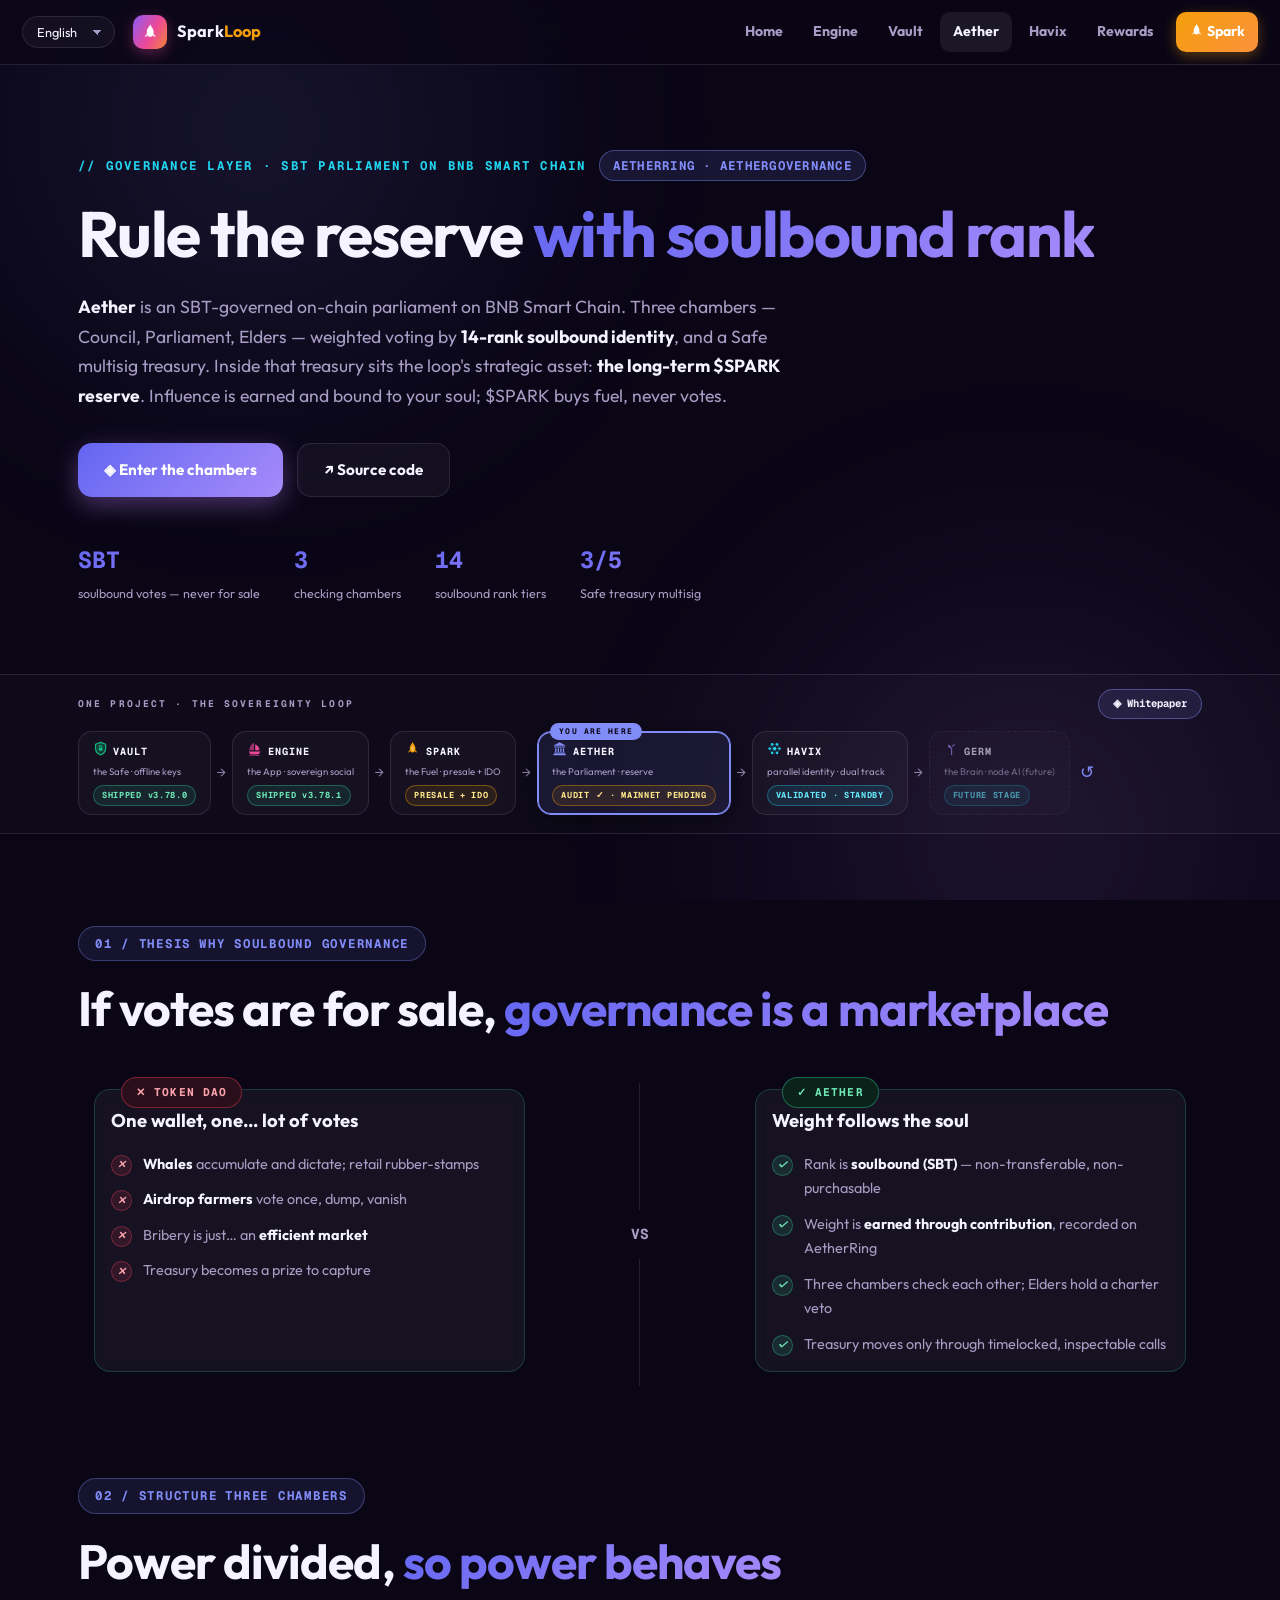
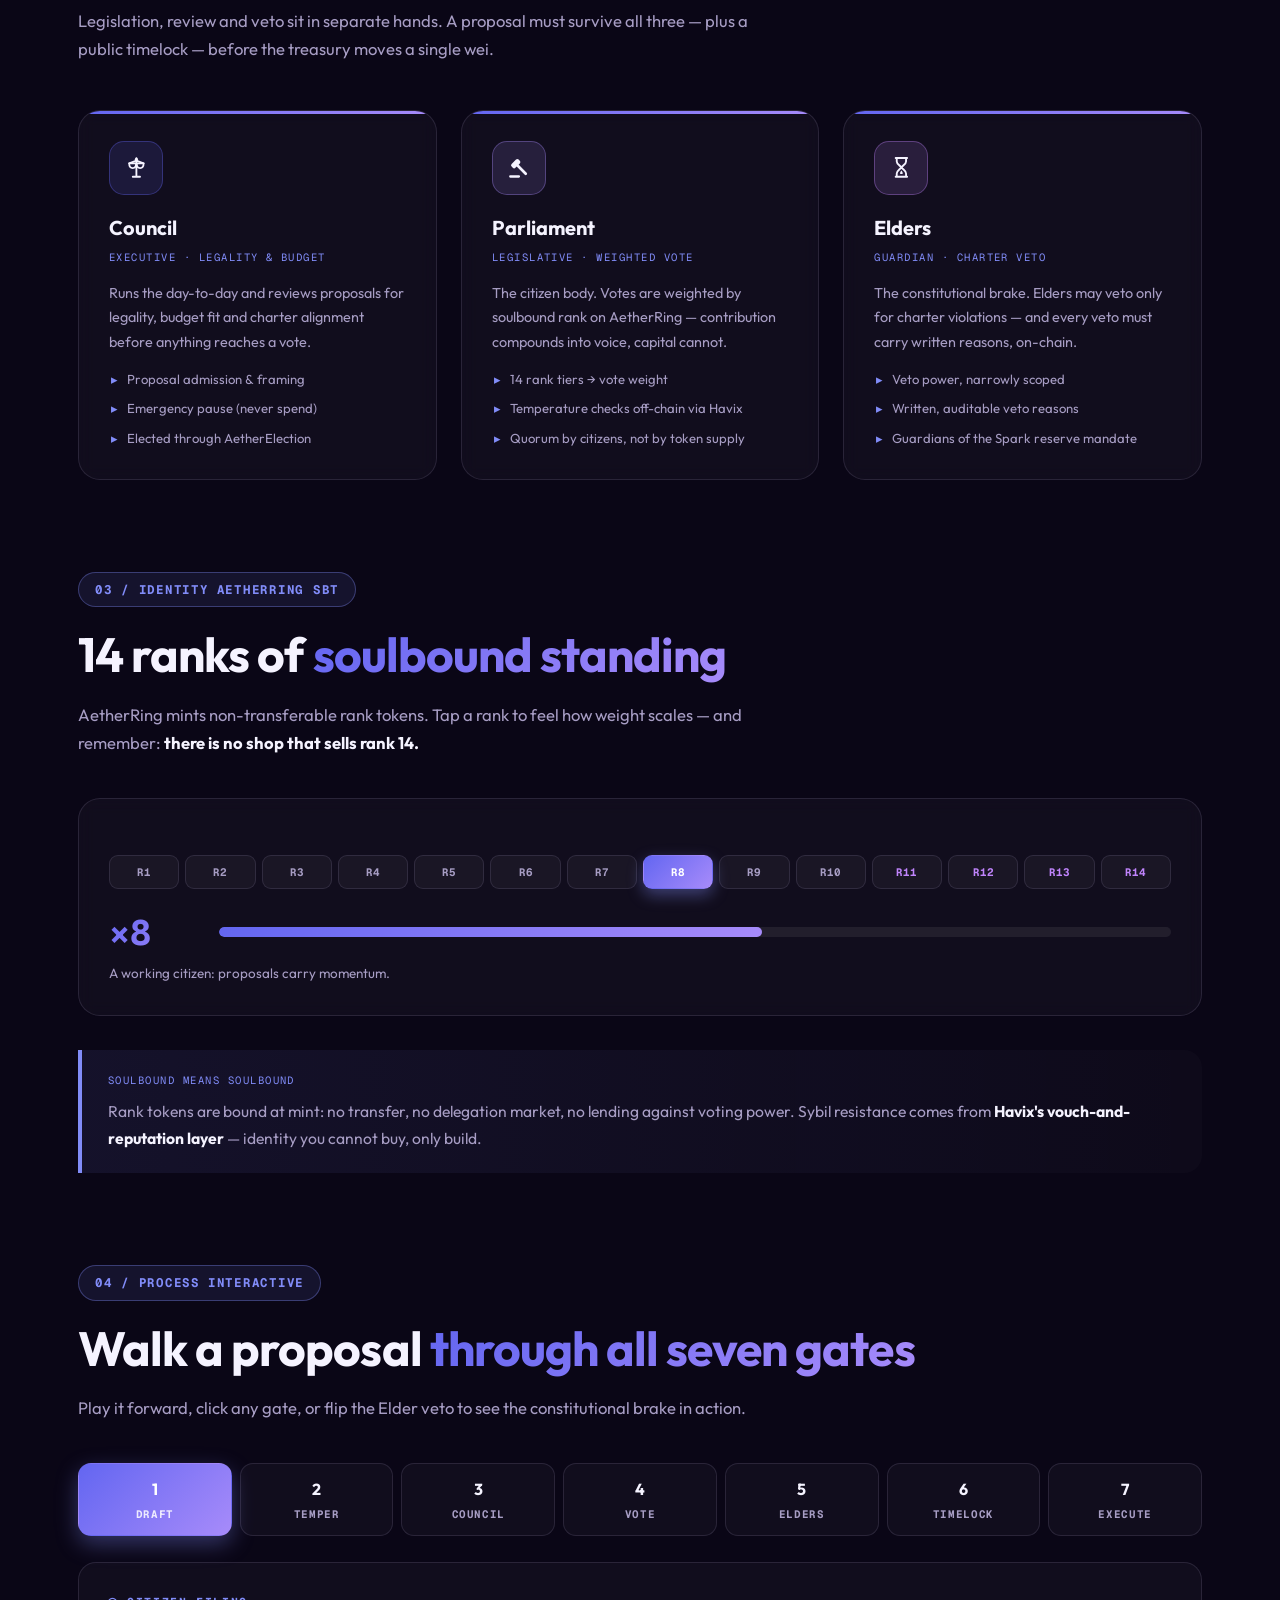
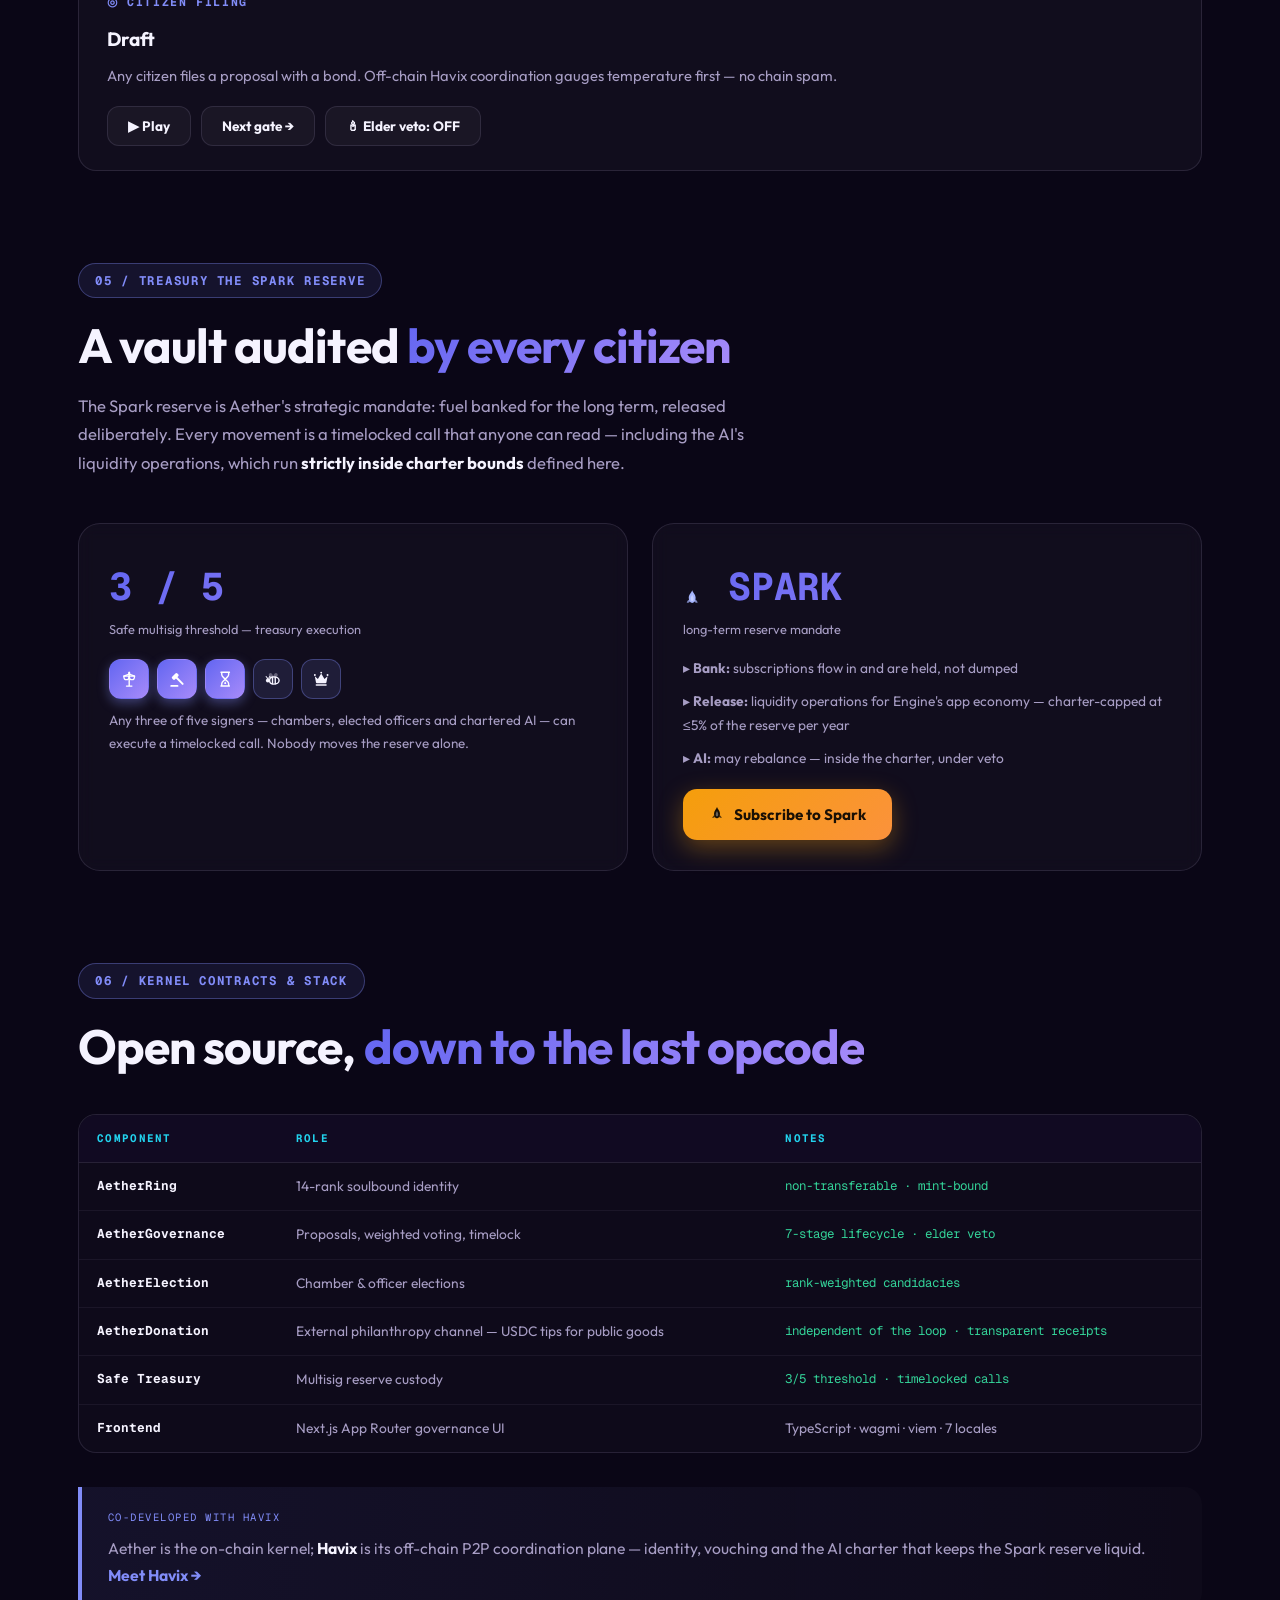
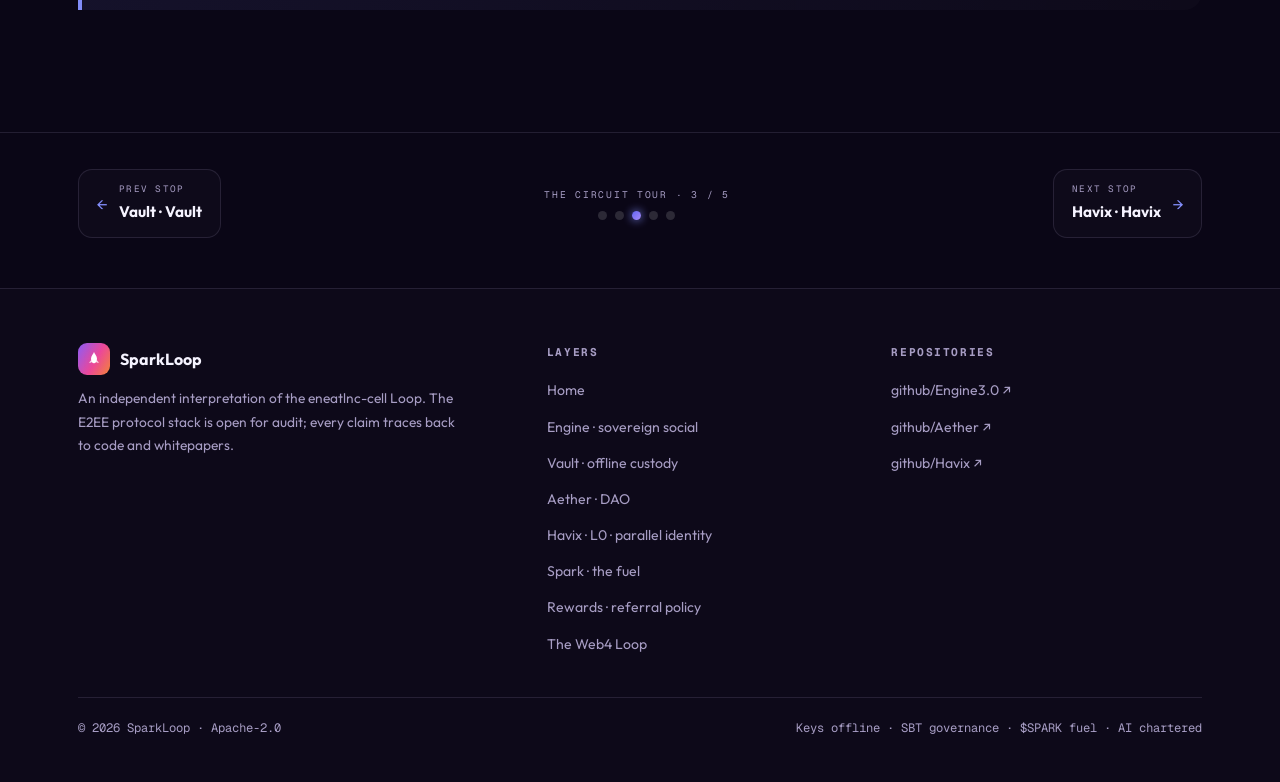
<file: aether.html>
<!DOCTYPE html>
<!-- Generated by Trae Work -->
<html lang="en" data-lang="en">
<head>
<meta charset="UTF-8">
<meta name="viewport" content="width=device-width, initial-scale=1.0">
<title>Aether — SBT-Governed Parliament · Spark Loop</title>
<meta name="description" content="Aether is an SBT-governed DAO kernel on BNB Smart Chain: three chambers, 14-rank soulbound identity, weighted voting and a Safe multisig treasury guarding the long-term Spark reserve — while $SPARK stays pure fuel.">
<link rel="icon" type="image/svg+xml" href="assets/favicon.svg">
<!-- canonical + social card — replace the host when moving to a custom domain -->
<link rel="canonical" href="https://eneatlnc-cell.github.io/Spark/aether.html">
<meta property="og:type" content="website">
<meta property="og:title" content="Aether — SBT-Governed Parliament · Spark Loop">
<meta property="og:description" content="Aether is an SBT-governed DAO kernel on BNB Smart Chain: three chambers, 14-rank soulbound identity, weighted voting and a Safe multisig treasury guarding the long-term Spark reserve — while $SPARK stays pure fuel.">
<meta property="og:url" content="https://eneatlnc-cell.github.io/Spark/aether.html">
<meta property="og:image" content="https://eneatlnc-cell.github.io/Spark/assets/og-card.jpg">
<meta property="og:image:width" content="1200">
<meta property="og:image:height" content="630">
<meta property="og:image:alt" content="Spark Loop — one loop, four layers, zero intermediaries. $SPARK is the fuel.">
<meta name="twitter:card" content="summary_large_image">
<meta name="twitter:title" content="Aether — SBT-Governed Parliament · Spark Loop">
<meta name="twitter:description" content="Aether is an SBT-governed DAO kernel on BNB Smart Chain: three chambers, 14-rank soulbound identity, weighted voting and a Safe multisig treasury guarding the long-term Spark reserve — while $SPARK stays pure fuel.">
<meta name="twitter:image" content="https://eneatlnc-cell.github.io/Spark/assets/og-card.jpg">
<link rel="stylesheet" href="assets/site.css">
<style>
.chamber-grid { display: grid; grid-template-columns: repeat(3, 1fr); gap: 24px; margin-top: 46px; }
.chamber { padding: 30px; position: relative; overflow: hidden; }
.chamber .ch-bar { position: absolute; top: 0; left: 0; right: 0; height: 3px; }
.chamber .ch-ic { width: 54px; height: 54px; border-radius: 15px; display: grid; place-items: center; font-size: 1.6rem; margin-bottom: 16px; }
.chamber h3 { font-size: 1.25rem; }
.chamber .ch-role { font-family: var(--font-mono); font-size: 0.66rem; letter-spacing: 0.14em; text-transform: uppercase; color: var(--pa); margin: 4px 0 14px; }
.chamber p { font-size: 0.9rem; color: var(--muted); }
.chamber ul { list-style: none; margin-top: 14px; display: flex; flex-direction: column; gap: 7px; }
.chamber ul li { font-size: 0.82rem; color: var(--muted); padding-left: 18px; position: relative; }
.chamber ul li::before { content: "▸"; position: absolute; left: 2px; color: var(--pa); }
.rank-strip { display: grid; grid-template-columns: repeat(14, 1fr); gap: 6px; margin: 26px 0 8px; }
.rank-strip button { border: 1px solid var(--rule); background: rgba(255,255,255,0.04); color: var(--muted); font-family: var(--font-mono); font-size: 0.68rem; font-weight: 700; border-radius: 9px; padding: 9px 0; cursor: pointer; transition: all 0.2s; }
.rank-strip button:nth-child(n+11) { color: #C084FC; }
.rank-strip button:hover { transform: translateY(-2px); border-color: var(--pa); color: var(--ink); }
.rank-strip button.on { background: var(--grad-aether); color: #fff; border-color: transparent; box-shadow: 0 6px 16px rgba(129,140,248,0.4); }
.weight-read { display: flex; align-items: center; gap: 18px; flex-wrap: wrap; margin-top: 14px; }
.weight-read .wn { font-family: var(--font-mono); font-size: 2.2rem; font-weight: 700; background: var(--grad-aether); -webkit-background-clip: text; background-clip: text; color: transparent; min-width: 92px; }
.weight-track { flex: 1; min-width: 200px; height: 10px; border-radius: 100px; background: rgba(255,255,255,0.07); overflow: hidden; }
.weight-track i { display: block; height: 100%; width: 57%; background: var(--grad-aether); border-radius: 100px; transition: width 0.5s ease; }
.weight-note { font-size: 0.84rem; color: var(--muted); }
.pl-stages { display: flex; gap: 8px; flex-wrap: wrap; margin-top: 40px; }
.pl-stage { flex: 1; min-width: 108px; border: 1px solid var(--rule); background: rgba(255,255,255,0.03); border-radius: 13px; padding: 12px 10px; text-align: center; cursor: pointer; transition: all 0.25s; font-family: var(--font-mono); font-size: 0.68rem; font-weight: 700; letter-spacing: 0.06em; color: var(--muted); }
.pl-stage b { display: block; font-size: 1rem; margin-bottom: 2px; color: var(--ink); font-family: var(--font-sans); letter-spacing: 0; }
.pl-stage.done { border-color: rgba(129,140,248,0.4); color: #A5B4FC; }
.pl-stage.done b { color: #A5B4FC; }
.pl-stage.active { background: var(--grad-aether); border-color: transparent; color: rgba(255,255,255,0.85); box-shadow: 0 8px 22px rgba(129,140,248,0.35); }
.pl-stage.active b { color: #fff; }
.pl-stage.dead { border-color: rgba(244,63,94,0.5); color: #FDA4AF; text-decoration: line-through; }
.pl-stage.dead b { color: #FDA4AF; text-decoration: line-through; }
.stage-read { margin-top: 26px; padding: 24px 28px; border-radius: 18px; border: 1px solid var(--rule); background: rgba(255,255,255,0.03); }
.stage-read .chamber-lbl { font-family: var(--font-mono); font-size: 0.72rem; font-weight: 700; letter-spacing: 0.14em; color: var(--pa); text-transform: uppercase; }
.stage-read .chamber-lbl.veto { color: #FDA4AF; }
.stage-read h3 { font-size: 1.2rem; margin: 8px 0; }
.stage-read p { color: var(--muted); font-size: 0.92rem; }
.stage-ctl { display: flex; gap: 10px; margin-top: 18px; flex-wrap: wrap; }
.stage-btn { border: 1px solid var(--rule); background: rgba(255,255,255,0.04); color: var(--ink); border-radius: 12px; padding: 10px 20px; font-weight: 700; font-size: 0.85rem; cursor: pointer; font-family: var(--font-sans); transition: all 0.2s; }
.stage-btn:hover { border-color: var(--pa); }
.stage-btn.on { background: rgba(244,63,94,0.15); border-color: rgba(244,63,94,0.5); color: #FDA4AF; }
.treasury { display: grid; grid-template-columns: 1fr 1fr; gap: 24px; margin-top: 46px; align-items: stretch; }
.tr-card { padding: 30px; }
.tr-num { font-family: var(--font-mono); font-size: 2.4rem; font-weight: 700; background: var(--grad-aether); -webkit-background-clip: text; background-clip: text; color: transparent; }
.tr-num .icn { color: #A5B4FC; }
.tr-sub { font-size: 0.8rem; color: var(--muted); }
.sigs { display: flex; gap: 8px; margin: 18px 0 6px; }
.sig-dot { width: 40px; height: 40px; border-radius: 12px; display: grid; place-items: center; font-size: 1rem; background: rgba(129,140,248,0.12); border: 1px solid rgba(129,140,248,0.35); }
.sig-dot.signed { background: var(--grad-aether); border-color: transparent; box-shadow: 0 4px 12px rgba(129,140,248,0.4); }
@media (max-width: 1020px) { .chamber-grid, .treasury { grid-template-columns: 1fr; } .rank-strip { grid-template-columns: repeat(7, 1fr); } }
</style>
</head>
<body data-page="aether">
<div class="aurora"></div>

<!-- ============ NAV ============ -->
<nav>
  <div class="nav-inner">
    <div class="lang-switch" role="group" aria-label="Language / 语言">
      <button data-set="en" class="on">EN</button>
      <button data-set="zh">中文</button>
    </div>
    <a class="nav-logo" href="index.html"><span class="logo-mark"><i data-ic="flame"></i></span><span>Spark<span style="color:var(--amber)">Loop</span></span></a>
    <button class="burger" aria-label="menu">☰</button>
    <div class="nav-links">
      <a href="index.html"><span data-i18n="aether.nav.home">Home</span></a>
      <a href="engine.html">Engine</a>
      <a href="vault.html">Vault</a>
      <a href="aether.html" class="active">Aether</a>
      <a href="havix.html">Havix</a>
      <a href="rewards.html"><span data-i18n="aether.nav.rewards">Rewards</span></a>
      <a class="nav-cta" href="spark.html"><i data-ic="flame"></i> Spark</a>
    </div>
  </div>
</nav>

<!-- ============ HERO ============ -->
<header class="page-hero">
  <div class="container">
    <div class="hero-kicker">
      <span>// GOVERNANCE LAYER · SBT PARLIAMENT ON BNB SMART CHAIN</span>
      <span class="chip-layer"><span data-i18n="aether.hero.layer">AetherRing · AetherGovernance</span></span>
    </div>
    <h1>
      <span data-i18n="aether.hero.title1">Rule the reserve</span>
      <span class="grad" data-i18n="aether.hero.title2">with soulbound rank</span>
    </h1>
    <p class="hero-desc">
      <span data-i18n="aether.hero.desc"><strong>Aether</strong> is an SBT-governed on-chain parliament on BNB Smart Chain. Three chambers — Council, Parliament, Elders — weighted voting by <strong>14-rank soulbound identity</strong>, and a Safe multisig treasury. Inside that treasury sits the loop's strategic asset: <strong>the long-term $SPARK reserve</strong>. Influence is earned and bound to your soul; $SPARK buys fuel, never votes.</span>
    </p>
    <div class="hero-actions">
      <a class="btn btn-primary" href="#chambers"><span data-i18n="aether.hero.enter">◈ Enter the chambers</span></a>
      <a class="btn btn-ghost" href="https://github.com/eneatlnc-cell/Aether" target="_blank" rel="noopener"><span data-i18n="aether.hero.source">↗ Source code</span></a>
    </div>
    <div class="hero-stats">
      <div class="hs"><b>SBT</b><span data-i18n="aether.hero.stat1">soulbound votes — never for sale</span></div>
      <div class="hs"><b>3</b><span data-i18n="aether.hero.stat2">checking chambers</span></div>
      <div class="hs"><b>14</b><span data-i18n="aether.hero.stat3">soulbound rank tiers</span></div>
      <div class="hs"><b>3/5</b><span data-i18n="aether.hero.stat4">Safe treasury multisig</span></div>
    </div>
  </div>
</header>

<!-- ============ WHY SBT ============ -->
<section id="sbt">
  <div class="container">
    <div class="reveal">
      <span class="section-tag pa">01 / THESIS <span data-i18n="aether.thesis.tag">WHY SOULBOUND GOVERNANCE</span></span>
      <h2 class="section-title"><span data-i18n="aether.thesis.title1">If votes are for sale,</span> <span class="grad" data-i18n="aether.thesis.title2">governance is a marketplace</span></h2>
    </div>
    <div class="vs-grid">
      <div class="glass vs-card old reveal">
        <span class="vs-badge">✕ TOKEN DAO</span>
        <h3><span data-i18n="aether.thesis.oldTitle">One wallet, one… lot of votes</span></h3>
        <ul>
          <li><i class="ic">✕</i><span data-i18n="aether.thesis.old1"><b>Whales</b> accumulate and dictate; retail rubber-stamps</span></li>
          <li><i class="ic">✕</i><span data-i18n="aether.thesis.old2"><b>Airdrop farmers</b> vote once, dump, vanish</span></li>
          <li><i class="ic">✕</i><span data-i18n="aether.thesis.old3">Bribery is just… an <b>efficient market</b></span></li>
          <li><i class="ic">✕</i><span data-i18n="aether.thesis.old4">Treasury becomes a prize to capture</span></li>
        </ul>
      </div>
      <div class="vs-mid"><span class="line"></span>VS<span class="line"></span></div>
      <div class="glass vs-card new reveal">
        <span class="vs-badge">✓ AETHER</span>
        <h3><span data-i18n="aether.thesis.newTitle">Weight follows the soul</span></h3>
        <ul>
          <li><i class="ic">✓</i><span data-i18n="aether.thesis.new1">Rank is <b>soulbound (SBT)</b> — non-transferable, non-purchasable</span></li>
          <li><i class="ic">✓</i><span data-i18n="aether.thesis.new2">Weight is <b>earned through contribution</b>, recorded on AetherRing</span></li>
          <li><i class="ic">✓</i><span data-i18n="aether.thesis.new3">Three chambers check each other; Elders hold a charter veto</span></li>
          <li><i class="ic">✓</i><span data-i18n="aether.thesis.new4">Treasury moves only through timelocked, inspectable calls</span></li>
        </ul>
      </div>
    </div>
  </div>
</section>

<!-- ============ CHAMBERS ============ -->
<section id="chambers" style="padding-top:0">
  <div class="container">
    <div class="reveal">
      <span class="section-tag pa">02 / STRUCTURE <span data-i18n="aether.chambers.tag">THREE CHAMBERS</span></span>
      <h2 class="section-title"><span data-i18n="aether.chambers.title1">Power divided,</span> <span class="grad" data-i18n="aether.chambers.title2">so power behaves</span></h2>
      <p class="section-sub">
        <span data-i18n="aether.chambers.sub">Legislation, review and veto sit in separate hands. A proposal must survive all three — plus a public timelock — before the treasury moves a single wei.</span>
      </p>
    </div>
    <div class="chamber-grid">
      <div class="glass chamber reveal">
        <span class="ch-bar" style="background:var(--grad-aether)"></span>
        <div class="ch-ic" style="background:rgba(99,102,241,0.14);border:1px solid rgba(99,102,241,0.35)"><i data-ic="scale"></i></div>
        <h3><span data-i18n="aether.chambers.councilName">Council</span></h3>
        <div class="ch-role"><span data-i18n="aether.chambers.councilRole">EXECUTIVE · LEGALITY & BUDGET</span></div>
        <p><span data-i18n="aether.chambers.councilDesc">Runs the day-to-day and reviews proposals for legality, budget fit and charter alignment before anything reaches a vote.</span></p>
        <ul>
          <li><span data-i18n="aether.chambers.councilL1">Proposal admission & framing</span></li>
          <li><span data-i18n="aether.chambers.councilL2">Emergency pause (never spend)</span></li>
          <li><span data-i18n="aether.chambers.councilL3">Elected through AetherElection</span></li>
        </ul>
      </div>
      <div class="glass chamber reveal">
        <span class="ch-bar" style="background:var(--grad-aether)"></span>
        <div class="ch-ic" style="background:rgba(167,139,250,0.14);border:1px solid rgba(167,139,250,0.35)"><i data-ic="gavel"></i></div>
        <h3><span data-i18n="aether.chambers.parlName">Parliament</span></h3>
        <div class="ch-role"><span data-i18n="aether.chambers.parlRole">LEGISLATIVE · WEIGHTED VOTE</span></div>
        <p><span data-i18n="aether.chambers.parlDesc">The citizen body. Votes are weighted by soulbound rank on AetherRing — contribution compounds into voice, capital cannot.</span></p>
        <ul>
          <li><span data-i18n="aether.chambers.parlL1">14 rank tiers → vote weight</span></li>
          <li><span data-i18n="aether.chambers.parlL2">Temperature checks off-chain via Havix</span></li>
          <li><span data-i18n="aether.chambers.parlL3">Quorum by citizens, not by token supply</span></li>
        </ul>
      </div>
      <div class="glass chamber reveal">
        <span class="ch-bar" style="background:var(--grad-aether)"></span>
        <div class="ch-ic" style="background:rgba(192,132,252,0.14);border:1px solid rgba(192,132,252,0.35)"><i data-ic="hourglass"></i></div>
        <h3><span data-i18n="aether.chambers.eldName">Elders</span></h3>
        <div class="ch-role"><span data-i18n="aether.chambers.eldRole">GUARDIAN · CHARTER VETO</span></div>
        <p><span data-i18n="aether.chambers.eldDesc">The constitutional brake. Elders may veto only for charter violations — and every veto must carry written reasons, on-chain.</span></p>
        <ul>
          <li><span data-i18n="aether.chambers.eldL1">Veto power, narrowly scoped</span></li>
          <li><span data-i18n="aether.chambers.eldL2">Written, auditable veto reasons</span></li>
          <li><span data-i18n="aether.chambers.eldL3">Guardians of the Spark reserve mandate</span></li>
        </ul>
      </div>
    </div>
  </div>
</section>

<!-- ============ RANK & WEIGHT ============ -->
<section id="rank" style="padding-top:0">
  <div class="container">
    <div class="reveal">
      <span class="section-tag pa">03 / IDENTITY <span data-i18n="aether.rank.tag">AETHERRING SBT</span></span>
      <h2 class="section-title"><span data-i18n="aether.rank.title1">14 ranks of</span> <span class="grad" data-i18n="aether.rank.title2">soulbound standing</span></h2>
      <p class="section-sub">
        <span data-i18n="aether.rank.sub">AetherRing mints non-transferable rank tokens. Tap a rank to feel how weight scales — and remember: <b>there is no shop that sells rank 14.</b></span>
      </p>
    </div>
    <div class="glass reveal" style="padding:30px;margin-top:40px">
      <div class="rank-strip" id="rankRow">
        <button data-r="1">R1</button><button data-r="2">R2</button><button data-r="3">R3</button><button data-r="4">R4</button>
        <button data-r="5">R5</button><button data-r="6">R6</button><button data-r="7">R7</button><button data-r="8" class="on">R8</button>
        <button data-r="9">R9</button><button data-r="10">R10</button><button data-r="11">R11</button><button data-r="12">R12</button>
        <button data-r="13">R13</button><button data-r="14">R14</button>
      </div>
      <div class="weight-read">
        <span class="wn" id="weightNum">×8</span>
        <div class="weight-track"><i id="weightBar"></i></div>
      </div>
      <p class="weight-note" id="weightNote"><span data-i18n="aether.rank.noteMid">A working citizen: proposals carry momentum.</span></p>
    </div>
    <div class="callout reveal">
      <span class="co-tag"><span data-i18n="aether.rank.calloutTag">SOULBOUND MEANS SOULBOUND</span></span>
      <span data-i18n="aether.rank.callout">Rank tokens are bound at mint: no transfer, no delegation market, no lending against voting power. Sybil resistance comes from <b>Havix's vouch-and-reputation layer</b> — identity you cannot buy, only build.</span>
    </div>
  </div>
</section>

<!-- ============ PROPOSAL LIFECYCLE ============ -->
<section id="lifecycle" style="padding-top:0">
  <div class="container">
    <div class="reveal">
      <span class="section-tag pa">04 / PROCESS <span data-i18n="aether.lifecycle.tag">INTERACTIVE</span></span>
      <h2 class="section-title"><span data-i18n="aether.lifecycle.title1">Walk a proposal</span> <span class="grad" data-i18n="aether.lifecycle.title2">through all seven gates</span></h2>
      <p class="section-sub">
        <span data-i18n="aether.lifecycle.sub">Play it forward, click any gate, or flip the Elder veto to see the constitutional brake in action.</span>
      </p>
    </div>
    <div class="reveal">
      <div class="pl-stages">
        <span class="pl-stage active"><b>1</b><span data-i18n="aether.lifecycle.stage1">DRAFT</span></span>
        <span class="pl-stage"><b>2</b><span data-i18n="aether.lifecycle.stage2">TEMPER</span></span>
        <span class="pl-stage"><b>3</b><span data-i18n="aether.lifecycle.stage3">COUNCIL</span></span>
        <span class="pl-stage"><b>4</b><span data-i18n="aether.lifecycle.stage4">VOTE</span></span>
        <span class="pl-stage"><b>5</b><span data-i18n="aether.lifecycle.stage5">ELDERS</span></span>
        <span class="pl-stage"><b>6</b><span data-i18n="aether.lifecycle.stage6">TIMELOCK</span></span>
        <span class="pl-stage"><b>7</b><span data-i18n="aether.lifecycle.stage7">EXECUTE</span></span>
      </div>
      <div class="stage-read" id="stageBox">
        <span class="chamber-lbl" id="chamberLabel">◎ CITIZEN FILING</span>
        <h3 id="stageTitle">Draft</h3>
        <p id="stageDesc"></p>
        <div class="stage-ctl">
          <button class="stage-btn" id="stagePlay">▶ <span data-i18n="aether.lifecycle.play">Play</span></button>
          <button class="stage-btn" id="stageNext"><span data-i18n="aether.lifecycle.next">Next gate →</span></button>
          <button class="stage-btn" id="vetoToggle">🕯 <span data-i18n="aether.lifecycle.vetoOff">Elder veto: OFF</span></button>
        </div>
      </div>
    </div>
  </div>
</section>

<!-- ============ TREASURY & SPARK RESERVE ============ -->
<section id="treasury" style="padding-top:0">
  <div class="container">
    <div class="reveal">
      <span class="section-tag pa">05 / TREASURY <span data-i18n="aether.treasury.tag">THE SPARK RESERVE</span></span>
      <h2 class="section-title"><span data-i18n="aether.treasury.title1">A vault audited</span> <span class="grad" data-i18n="aether.treasury.title2">by every citizen</span></h2>
      <p class="section-sub">
        <span data-i18n="aether.treasury.sub">The Spark reserve is Aether's strategic mandate: fuel banked for the long term, released deliberately. Every movement is a timelocked call that anyone can read — including the AI's liquidity operations, which run <b>strictly inside charter bounds</b> defined here.</span>
      </p>
    </div>
    <div class="treasury">
      <div class="glass tr-card reveal">
        <div class="tr-num">3 / 5</div>
        <div class="tr-sub"><span data-i18n="aether.treasury.multisig">Safe multisig threshold — treasury execution</span></div>
        <div class="sigs">
          <span class="sig-dot signed"><i data-ic="scale"></i></span>
          <span class="sig-dot signed"><i data-ic="gavel"></i></span>
          <span class="sig-dot signed"><i data-ic="hourglass"></i></span>
          <span class="sig-dot"><i data-ic="bee"></i></span>
          <span class="sig-dot"><i data-ic="crown"></i></span>
        </div>
        <p style="font-size:0.84rem;color:var(--muted);margin-top:10px"><span data-i18n="aether.treasury.sigsDesc">Any three of five signers — chambers, elected officers and chartered AI — can execute a timelocked call. Nobody moves the reserve alone.</span></p>
      </div>
      <div class="glass tr-card reveal">
        <div class="tr-num"><i data-ic="flame"></i> <span data-i18n="aether.treasury.sparkLabel">SPARK</span></div>
        <div class="tr-sub"><span data-i18n="aether.treasury.reserveMandate">long-term reserve mandate</span></div>
        <ul style="list-style:none;display:flex;flex-direction:column;gap:10px;margin-top:16px">
          <li style="font-size:0.86rem;color:var(--muted)">▸ <span data-i18n="aether.treasury.bank"><b>Bank:</b> subscriptions flow in and are held, not dumped</span></li>
          <li style="font-size:0.86rem;color:var(--muted)">▸ <span data-i18n="aether.treasury.release"><b>Release:</b> liquidity operations for Engine's app economy — charter-capped at ≤5% of the reserve per year</span></li>
          <li style="font-size:0.86rem;color:var(--muted)">▸ <span data-i18n="aether.treasury.ai"><b>AI:</b> may rebalance — inside the charter, under veto</span></li>
        </ul>
        <a class="btn btn-amber" style="margin-top:18px" href="spark.html#subscribe"><i data-ic="flame"></i><span data-i18n="aether.treasury.subscribe">Subscribe to Spark</span></a>
      </div>
    </div>
  </div>
</section>

<!-- ============ CONTRACTS ============ -->
<section id="contracts" style="padding-top:0">
  <div class="container">
    <div class="reveal">
      <span class="section-tag pa">06 / KERNEL <span data-i18n="aether.contracts.tag">CONTRACTS & STACK</span></span>
      <h2 class="section-title"><span data-i18n="aether.contracts.title1">Open source,</span> <span class="grad" data-i18n="aether.contracts.title2">down to the last opcode</span></h2>
    </div>
    <div class="table-wrap reveal">
      <table class="tbl">
        <thead><tr><th><span data-i18n="aether.contracts.colComponent">Component</span></th><th><span data-i18n="aether.contracts.colRole">Role</span></th><th><span data-i18n="aether.contracts.colNotes">Notes</span></th></tr></thead>
        <tbody>
          <tr><td class="mono">AetherRing</td><td><span data-i18n="aether.contracts.ringRole">14-rank soulbound identity</span></td><td class="ok"><span data-i18n="aether.contracts.ringNotes">non-transferable · mint-bound</span></td></tr>
          <tr><td class="mono">AetherGovernance</td><td><span data-i18n="aether.contracts.govRole">Proposals, weighted voting, timelock</span></td><td class="ok"><span data-i18n="aether.contracts.govNotes">7-stage lifecycle · elder veto</span></td></tr>
          <tr><td class="mono">AetherElection</td><td><span data-i18n="aether.contracts.electRole">Chamber & officer elections</span></td><td class="ok"><span data-i18n="aether.contracts.electNotes">rank-weighted candidacies</span></td></tr>
          <tr><td class="mono">AetherDonation</td><td><span data-i18n="aether.contracts.donateRole">External philanthropy channel — USDC tips for public goods</span></td><td class="ok"><span data-i18n="aether.contracts.donateNotes">independent of the loop · transparent receipts</span></td></tr>
          <tr><td class="mono">Safe Treasury</td><td><span data-i18n="aether.contracts.safeRole">Multisig reserve custody</span></td><td class="ok">3/5 <span data-i18n="aether.contracts.safeNotes">threshold · timelocked calls</span></td></tr>
          <tr><td class="mono">Frontend</td><td><span data-i18n="aether.contracts.frontRole">Next.js App Router governance UI</span></td><td><span data-i18n="aether.contracts.frontNotes">TypeScript · wagmi · viem · 7 locales</span></td></tr>
        </tbody>
      </table>
    </div>
    <div class="callout reveal">
      <span class="co-tag"><span data-i18n="aether.contracts.coTag">CO-DEVELOPED WITH HAVIX</span></span>
      <span data-i18n="aether.contracts.callout">Aether is the on-chain kernel; <b>Havix</b> is its off-chain P2P coordination plane — identity, vouching and the AI charter that keeps the Spark reserve liquid. <a href="havix.html" style="color:var(--pa);font-weight:700">Meet Havix →</a></span>
    </div>
  </div>
</section>

<!-- ============ FOOTER ============ -->
<footer>
  <div class="container">
    <div class="foot-grid">
      <div>
        <div class="foot-logo"><span class="logo-mark"><i data-ic="flame"></i></span> SparkLoop</div>
        <p class="foot-desc"><span data-i18n="aether.footer.desc">An independent interpretation of the eneatlnc-cell Loop. The E2EE protocol stack is open for audit; every claim traces back to code and whitepapers.</span></p>
      </div>
      <div>
        <h4><span data-i18n="aether.footer.layersTitle">Layers</span></h4>
        <ul>
          <li><a href="index.html"><span data-i18n="aether.footer.home">Home</span></a></li>
          <li><a href="engine.html">Engine · <span data-i18n="aether.footer.engine">sovereign social</span></a></li>
          <li><a href="vault.html">Vault · <span data-i18n="aether.footer.vault">offline custody</span></a></li>
          <li><a href="aether.html">Aether · DAO</a></li>
          <li><a href="havix.html">Havix · <span data-i18n="aether.footer.havix">L0 · parallel identity</span></a></li>
          <li><a href="spark.html">Spark · <span data-i18n="aether.footer.spark">the fuel</span></a></li>
          <li><a href="rewards.html">Rewards · <span data-i18n="aether.footer.rewards">referral policy</span></a></li>
          <li><a href="index.html#circuit"><span data-i18n="aether.footer.web4">The Web4 Loop</span></a></li>
        </ul>
      </div>
      <div>
        <h4><span data-i18n="aether.footer.reposTitle">Repositories</span></h4>
        <ul>
          <li><a href="https://github.com/eneatlnc-cell/Engine3.0" target="_blank" rel="noopener">github/Engine3.0 ↗</a></li>
          <li><a href="https://github.com/eneatlnc-cell/Aether" target="_blank" rel="noopener">github/Aether ↗</a></li>
          <li><a href="https://github.com/eneatlnc-cell/Havix" target="_blank" rel="noopener">github/Havix ↗</a></li>
        </ul>
      </div>
    </div>
    <div class="foot-bottom">
      <span>© <span class="yr">2026</span> SparkLoop · Apache-2.0</span>
      <span><span data-i18n="aether.footer.badges">Keys offline · SBT governance · $SPARK fuel · AI chartered</span></span>
    </div>
  </div>
</footer>

<script src="assets/site-i18n.js"></script>
<script src="assets/i18n/i18n-g1-aether.js"></script>
<script src="assets/site.js"></script>
<script src="assets/aether.js"></script>
</body>
</html>
</file>
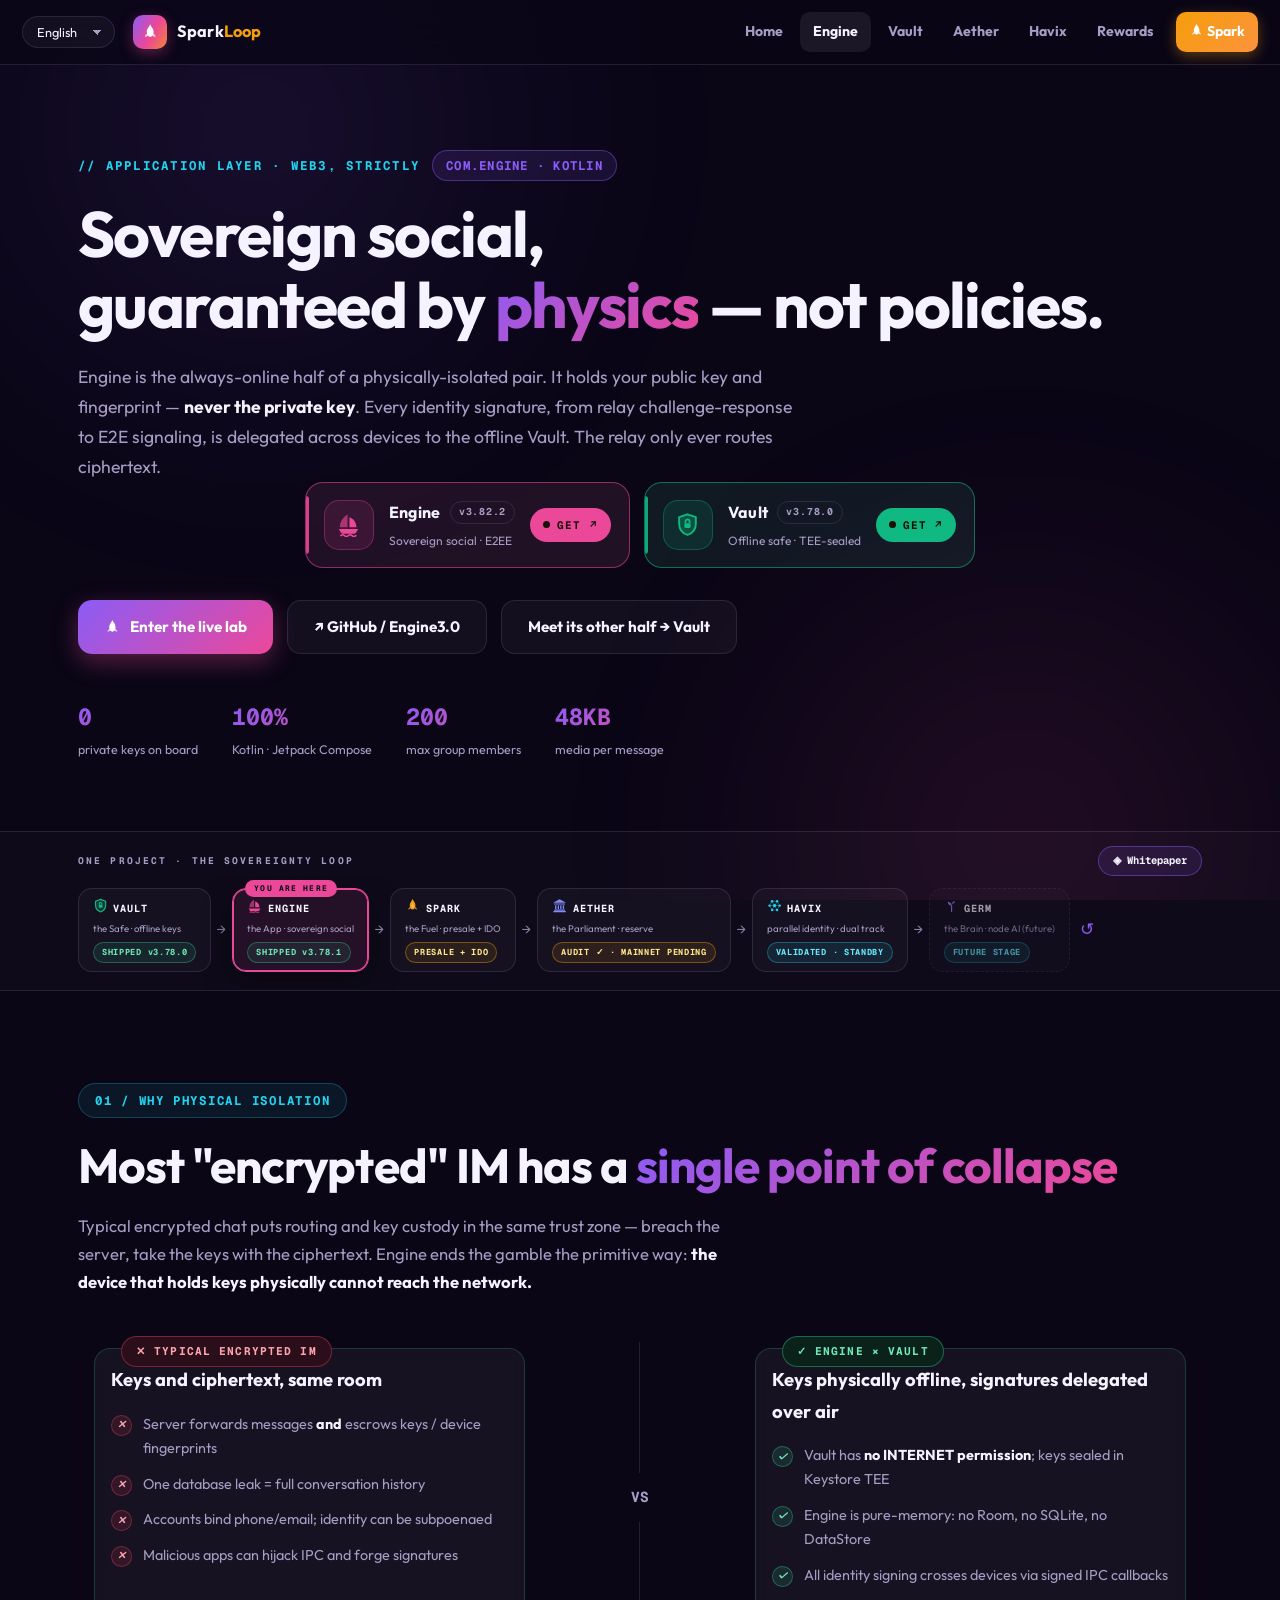
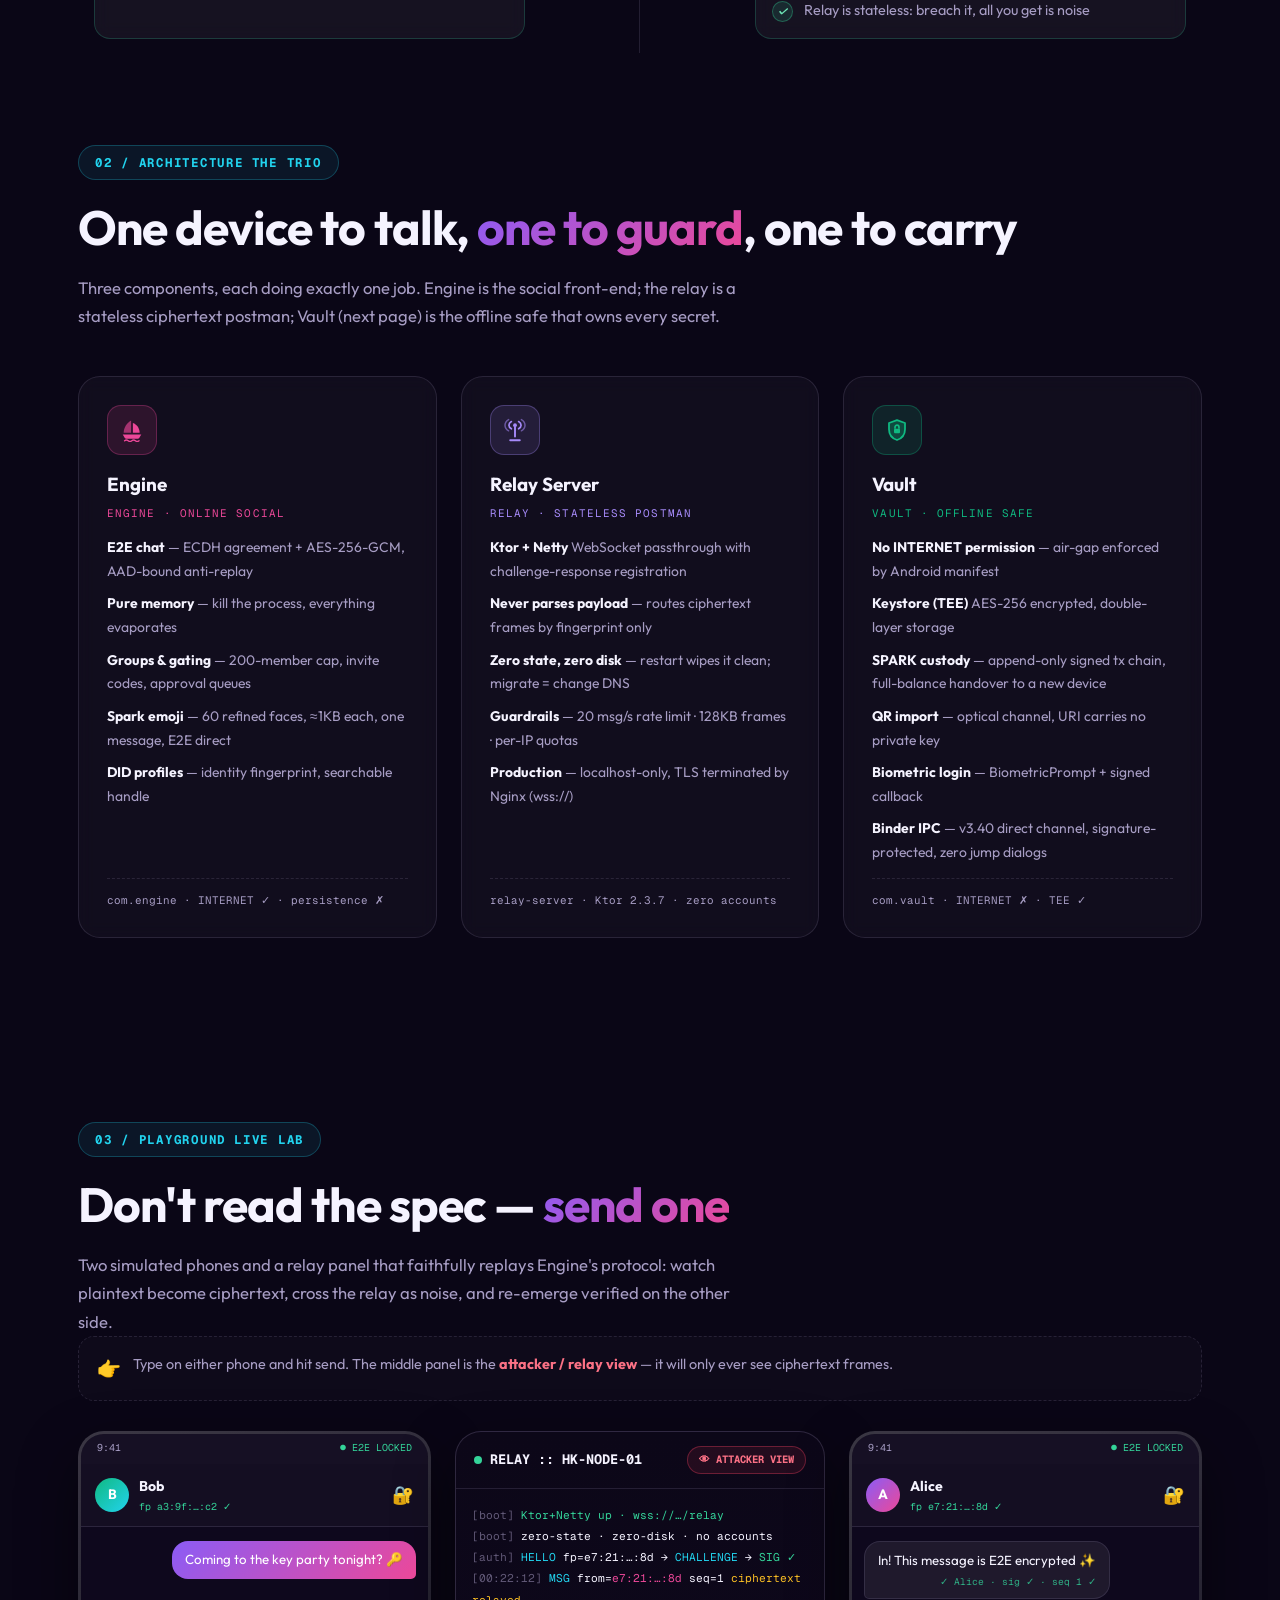
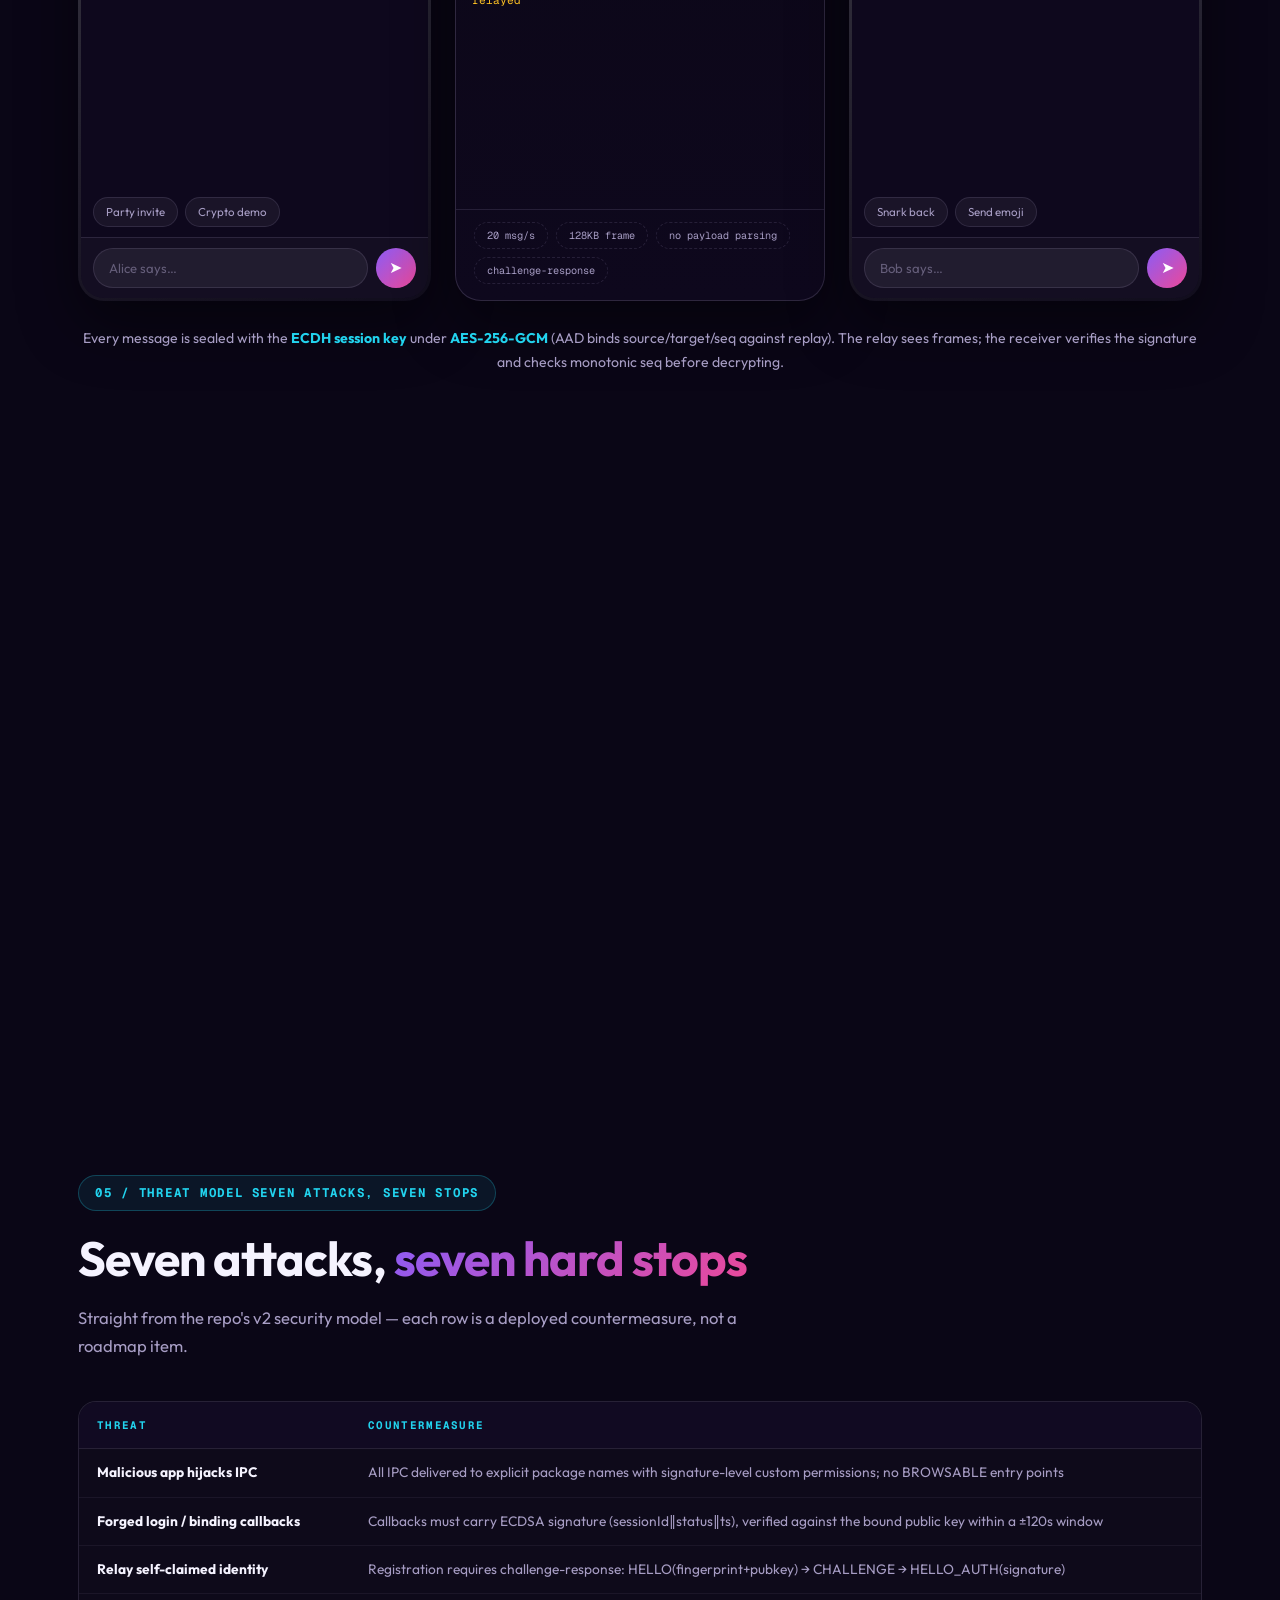
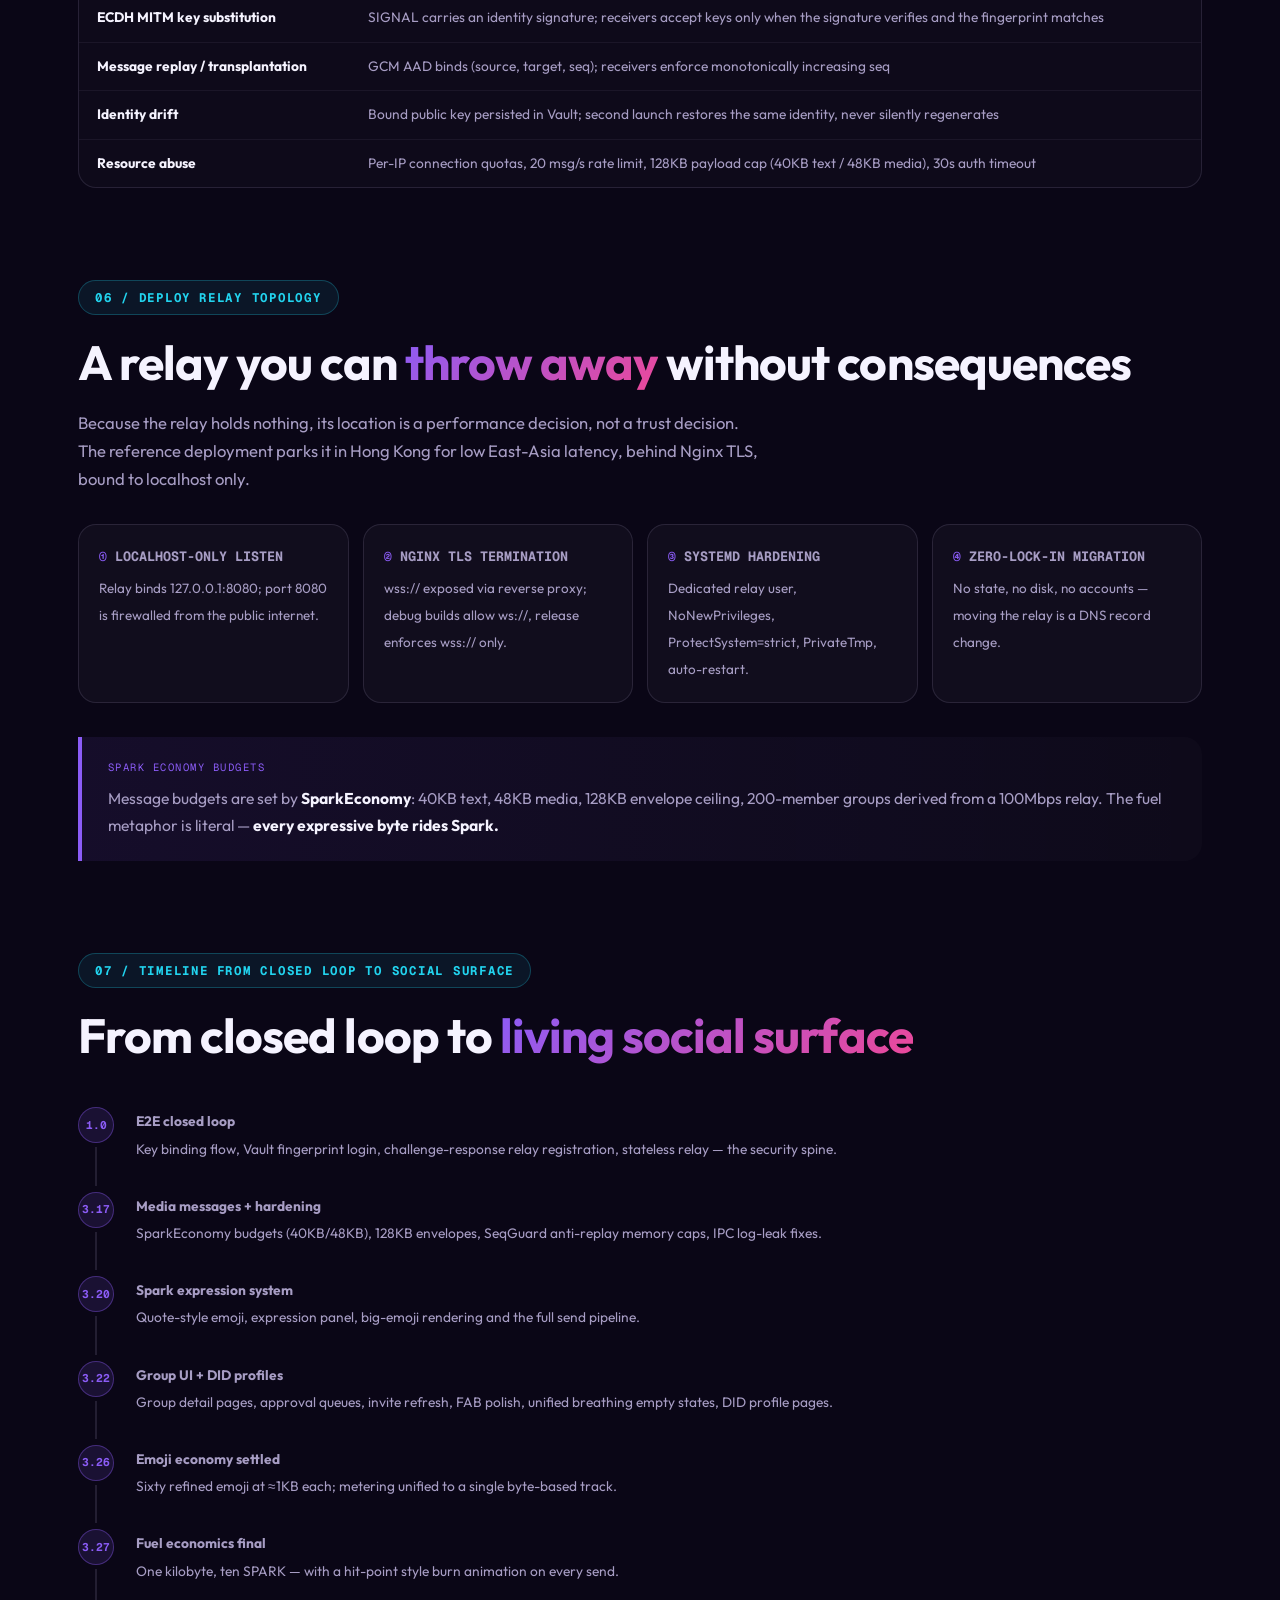
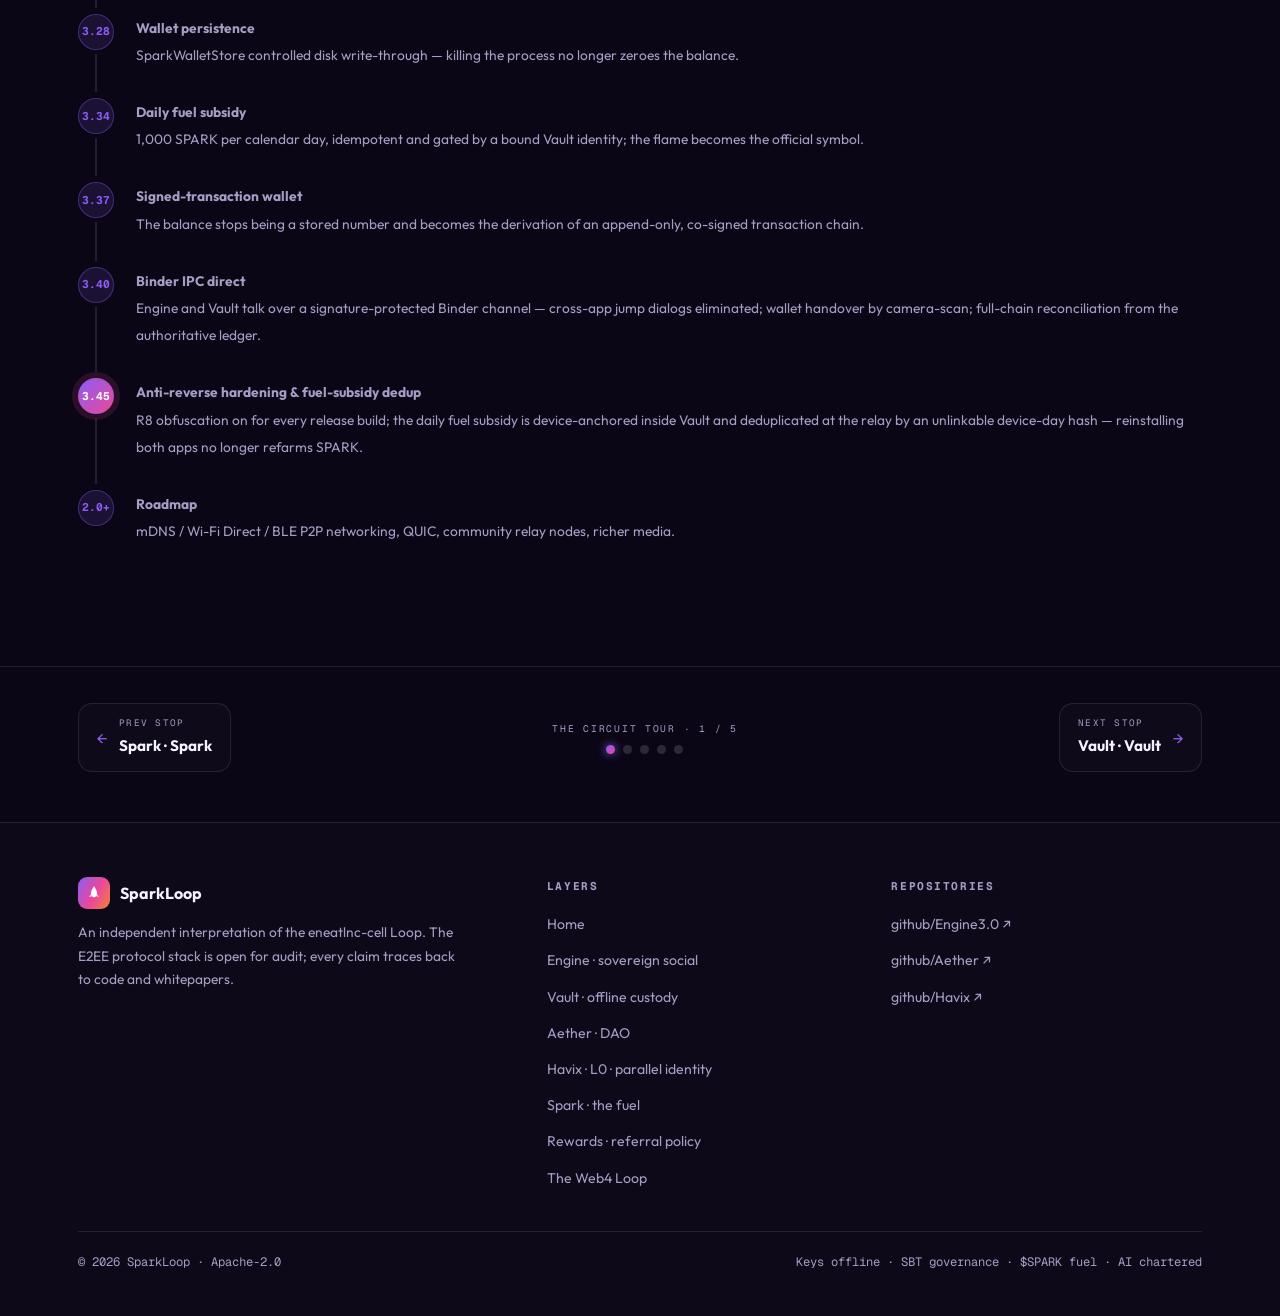
<file: engine.html>
<!-- Generated by Trae Work -->
<!DOCTYPE html>
<html lang="en" data-lang="en">
<head>
<meta charset="UTF-8">
<meta name="viewport" content="width=device-width, initial-scale=1.0">
<title>Engine — Physically-Isolated Sovereign Social · Spark Loop</title>
<meta name="description" content="Engine chats online while Vault keeps the keys offline. E2E encryption, pure-memory app, stateless relay, Spark emoji economy.">
<link rel="icon" type="image/svg+xml" href="assets/favicon.svg">
<!-- canonical + social card — replace the host when moving to a custom domain -->
<link rel="canonical" href="https://eneatlnc-cell.github.io/Spark/engine.html">
<meta property="og:type" content="website">
<meta property="og:title" content="Engine — Physically-Isolated Sovereign Social · Spark Loop">
<meta property="og:description" content="Engine chats online while Vault keeps the keys offline. E2E encryption, pure-memory app, stateless relay, Spark emoji economy.">
<meta property="og:url" content="https://eneatlnc-cell.github.io/Spark/engine.html">
<meta property="og:image" content="https://eneatlnc-cell.github.io/Spark/assets/og-card.jpg">
<meta property="og:image:width" content="1200">
<meta property="og:image:height" content="630">
<meta property="og:image:alt" content="Spark Loop — one loop, four layers, zero intermediaries. $SPARK is the fuel.">
<meta name="twitter:card" content="summary_large_image">
<meta name="twitter:title" content="Engine — Physically-Isolated Sovereign Social · Spark Loop">
<meta name="twitter:description" content="Engine chats online while Vault keeps the keys offline. E2E encryption, pure-memory app, stateless relay, Spark emoji economy.">
<meta name="twitter:image" content="https://eneatlnc-cell.github.io/Spark/assets/og-card.jpg">
<link rel="stylesheet" href="assets/site.css">
<style>
.relay-topo { display: flex; gap: 14px; flex-wrap: wrap; margin-top: 30px; }
.topo-card { flex: 1; min-width: 220px; border: 1px solid var(--rule); border-radius: 18px; padding: 20px; background: rgba(255,255,255,0.03); }
.topo-card b { display: block; font-family: var(--font-mono); font-size: 0.8rem; color: var(--pa); margin-bottom: 6px; }
.topo-card span { font-size: 0.84rem; color: var(--muted); }
</style>
</head>
<body data-page="engine">
<div class="aurora"></div>

<nav>
  <div class="nav-inner">
    <div class="lang-switch" role="group" aria-label="Language / 语言">
      <button data-set="en" class="on">EN</button>
      <button data-set="zh">中文</button>
    </div>
    <a class="nav-logo" href="index.html"><span class="logo-mark"><i data-ic="flame"></i></span><span>Spark<span style="color:var(--amber)">Loop</span></span></a>
    <button class="burger" aria-label="menu">☰</button>
    <div class="nav-links">
      <a href="index.html"><span data-i18n="engine.nav.home">Home</span></a>
      <a href="engine.html" class="active">Engine</a>
      <a href="vault.html">Vault</a>
      <a href="aether.html">Aether</a>
      <a href="havix.html">Havix</a>
      <a href="rewards.html"><span data-i18n="engine.nav.rewards">Rewards</span></a>
      <a class="nav-cta" href="spark.html"><i data-ic="flame"></i> Spark</a>
    </div>
  </div>
</nav>

<!-- ============ HERO ============ -->
<header class="page-hero">
  <div class="container">
    <div class="hero-kicker">
      <span>// APPLICATION LAYER · WEB3, STRICTLY</span>
      <span class="chip-layer"><span data-i18n="engine.hero.comengine">com.engine · Kotlin</span></span>
    </div>
    <h1>
      <span data-i18n="engine.hero.title1">Sovereign social,<br>guaranteed by</span>
      <span class="grad"><span data-i18n="engine.hero.titlegrad">physics</span></span>
      <span data-i18n="engine.hero.title2"> — not policies.</span>
    </h1>
    <p class="hero-desc">
      <span data-i18n="engine.hero.desc">Engine is the always-online half of a physically-isolated pair. It holds your public key and fingerprint — <strong>never the private key</strong>. Every identity signature, from relay challenge-response to E2E signaling, is delegated across devices to the offline Vault. The relay only ever routes ciphertext.</span>
    </p>
    <div class="dl-grid">
      <a data-download="engine"></a>
      <a data-download="vault"></a>
    </div>
    <div class="hero-actions">
      <a class="btn btn-primary" href="#lab"><i data-ic="flame"></i><span data-i18n="engine.hero.lab">Enter the live lab</span></a>
      <a class="btn btn-ghost" href="https://github.com/eneatlnc-cell/Engine3.0" target="_blank" rel="noopener">↗ GitHub / Engine3.0</a>
      <a class="btn btn-ghost" href="vault.html"><span data-i18n="engine.hero.otherhalf">Meet its other half → Vault</span></a>
    </div>
    <div class="hero-stats">
      <div class="hs"><b>0</b><span data-i18n="engine.hero.stat_privatekeys">private keys on board</span></div>
      <div class="hs"><b>100%</b><span data-i18n="engine.hero.stat_kotlin">Kotlin · Jetpack Compose</span></div>
      <div class="hs"><b>200</b><span data-i18n="engine.hero.stat_groups">max group members</span></div>
      <div class="hs"><b>48KB</b><span data-i18n="engine.hero.stat_media">media per message</span></div>
    </div>
  </div>
</header>

<!-- ============ WHY ============ -->
<section id="why">
  <div class="container">
    <div class="reveal">
      <span class="section-tag">01 / WHY <span data-i18n="engine.why.tag">PHYSICAL ISOLATION</span></span>
      <h2 class="section-title"><span data-i18n="engine.why.title1">Most "encrypted" IM has a</span> <span class="grad"><span data-i18n="engine.why.titlegrad">single point of collapse</span></span></h2>
      <p class="section-sub">
        <span data-i18n="engine.why.sub">Typical encrypted chat puts routing and key custody in the same trust zone — breach the server, take the keys with the ciphertext. Engine ends the gamble the primitive way: <strong>the device that holds keys physically cannot reach the network.</strong></span>
      </p>
    </div>

    <div class="vs-grid">
      <div class="glass vs-card old reveal">
        <span class="vs-badge">✕ <span data-i18n="engine.why.vsold_badge">TYPICAL ENCRYPTED IM</span></span>
        <h3><span data-i18n="engine.why.vsold_title">Keys and ciphertext, same room</span></h3>
        <ul>
          <li><i class="ic">✕</i><span data-i18n="engine.why.vsold_li1">Server forwards messages <b>and</b> escrows keys / device fingerprints</span></li>
          <li><i class="ic">✕</i><span data-i18n="engine.why.vsold_li2">One database leak = full conversation history</span></li>
          <li><i class="ic">✕</i><span data-i18n="engine.why.vsold_li3">Accounts bind phone/email; identity can be subpoenaed</span></li>
          <li><i class="ic">✕</i><span data-i18n="engine.why.vsold_li4">Malicious apps can hijack IPC and forge signatures</span></li>
        </ul>
      </div>
      <div class="vs-mid"><span class="line"></span>VS<span class="line"></span></div>
      <div class="glass vs-card new reveal">
        <span class="vs-badge">✓ ENGINE × VAULT</span>
        <h3><span data-i18n="engine.why.vsnew_title">Keys physically offline, signatures delegated over air</span></h3>
        <ul>
          <li><i class="ic">✓</i><span data-i18n="engine.why.vsnew_li1">Vault has <b>no INTERNET permission</b>; keys sealed in Keystore TEE</span></li>
          <li><i class="ic">✓</i><span data-i18n="engine.why.vsnew_li2">Engine is pure-memory: no Room, no SQLite, no DataStore</span></li>
          <li><i class="ic">✓</i><span data-i18n="engine.why.vsnew_li3">All identity signing crosses devices via signed IPC callbacks</span></li>
          <li><i class="ic">✓</i><span data-i18n="engine.why.vsnew_li4">Relay is stateless: breach it, all you get is noise</span></li>
        </ul>
      </div>
    </div>
  </div>
</section>

<!-- ============ TRIO ============ -->
<section id="arch" style="padding-top:0">
  <div class="container">
    <div class="reveal">
      <span class="section-tag">02 / ARCHITECTURE <span data-i18n="engine.trio.tag">THE TRIO</span></span>
      <h2 class="section-title"><span data-i18n="engine.trio.title1">One device to talk,</span> <span class="grad"><span data-i18n="engine.trio.titlegrad">one to guard</span></span><span data-i18n="engine.trio.title2">, one to carry</span></h2>
      <p class="section-sub">
        <span data-i18n="engine.trio.sub">Three components, each doing exactly one job. Engine is the social front-end; the relay is a stateless ciphertext postman; Vault (next page) is the offline safe that owns every secret.</span>
      </p>
    </div>

    <div class="arch-grid">
      <div class="glass arch-card reveal" style="--ac:#EC4899">
        <div class="arch-icon"><i data-ic="ship"></i></div>
        <h3>Engine</h3>
        <span class="arch-en">Engine · online social</span>
        <ul>
          <li><b><span data-i18n="engine.trio.e1_label">E2E chat</span></b><span data-i18n="engine.trio.e1_desc"> — ECDH agreement + AES-256-GCM, AAD-bound anti-replay</span></li>
          <li><b><span data-i18n="engine.trio.e2_label">Pure memory</span></b><span data-i18n="engine.trio.e2_desc"> — kill the process, everything evaporates</span></li>
          <li><b><span data-i18n="engine.trio.e3_label">Groups & gating</span></b><span data-i18n="engine.trio.e3_desc"> — 200-member cap, invite codes, approval queues</span></li>
          <li><b><span data-i18n="engine.trio.e4_label">Spark emoji</span></b><span data-i18n="engine.trio.e4_desc"> — 60 refined faces, ≈1KB each, one message, E2E direct</span></li>
          <li><b><span data-i18n="engine.trio.e5_label">DID profiles</span></b><span data-i18n="engine.trio.e5_desc"> — identity fingerprint, searchable handle</span></li>
        </ul>
        <span class="arch-pkg">com.engine · INTERNET ✓ · persistence ✗</span>
      </div>

      <div class="glass arch-card reveal" style="--ac:#A78BFA">
        <div class="arch-icon"><i data-ic="relay"></i></div>
        <h3><span data-i18n="engine.trio.relay_title">Relay Server</span></h3>
        <span class="arch-en">Relay · stateless postman</span>
        <ul>
          <li><b>Ktor + Netty</b> <span data-i18n="engine.trio.r1_desc">WebSocket passthrough with challenge-response registration</span></li>
          <li><b><span data-i18n="engine.trio.r2_label">Never parses payload</span></b><span data-i18n="engine.trio.r2_desc"> — routes ciphertext frames by fingerprint only</span></li>
          <li><b><span data-i18n="engine.trio.r3_label">Zero state, zero disk</span></b><span data-i18n="engine.trio.r3_desc"> — restart wipes it clean; migrate = change DNS</span></li>
          <li><b><span data-i18n="engine.trio.r4_label">Guardrails</span></b><span data-i18n="engine.trio.r4_desc"> — 20 msg/s rate limit · 128KB frames · per-IP quotas</span></li>
          <li><b><span data-i18n="engine.trio.r5_label">Production</span></b><span data-i18n="engine.trio.r5_desc"> — localhost-only, TLS terminated by Nginx (wss://)</span></li>
        </ul>
        <span class="arch-pkg">relay-server · Ktor 2.3.7 · zero accounts</span>
      </div>

      <div class="glass arch-card reveal" style="--ac:#10B981">
        <div class="arch-icon"><i data-ic="shield"></i></div>
        <h3>Vault</h3>
        <span class="arch-en">Vault · offline safe</span>
        <ul>
          <li><b><span data-i18n="engine.trio.v1_label">No INTERNET permission</span></b><span data-i18n="engine.trio.v1_desc"> — air-gap enforced by Android manifest</span></li>
          <li><b>Keystore (TEE)</b> <span data-i18n="engine.trio.v2_desc">AES-256 encrypted, double-layer storage</span></li>
          <li><b><span data-i18n="engine.trio.v3_label">SPARK custody</span></b><span data-i18n="engine.trio.v3_desc"> — append-only signed tx chain, full-balance handover to a new device</span></li>
          <li><b><span data-i18n="engine.trio.v4_label">QR import</span></b><span data-i18n="engine.trio.v4_desc"> — optical channel, URI carries no private key</span></li>
          <li><b><span data-i18n="engine.trio.v5_label">Biometric login</span></b><span data-i18n="engine.trio.v5_desc"> — BiometricPrompt + signed callback</span></li>
          <li><b><span data-i18n="engine.trio.v6_label">Binder IPC</span></b><span data-i18n="engine.trio.v6_desc"> — v3.40 direct channel, signature-protected, zero jump dialogs</span></li>
        </ul>
        <span class="arch-pkg">com.vault · INTERNET ✗ · TEE ✓</span>
      </div>
    </div>
  </div>
</section>

<!-- ============ LAB ============ -->
<section id="lab">
  <div class="container">
    <div class="reveal">
      <span class="section-tag">03 / PLAYGROUND <span data-i18n="engine.lab.tag">LIVE LAB</span></span>
      <h2 class="section-title"><span data-i18n="engine.lab.title1">Don't read the spec —</span> <span class="grad"><span data-i18n="engine.lab.titlegrad">send one</span></span></h2>
      <p class="section-sub">
        <span data-i18n="engine.lab.sub">Two simulated phones and a relay panel that faithfully replays Engine's protocol: watch plaintext become ciphertext, cross the relay as noise, and re-emerge verified on the other side.</span>
      </p>
    </div>

    <div class="lab-tip reveal">
      <span class="hand">👉</span>
      <span data-i18n="engine.lab.tip">Type on either phone and hit send. The middle panel is the <b style="color:#FB7185">attacker / relay view</b> — it will only ever see ciphertext frames.</span>
    </div>

    <div class="sim-chat">
      <div class="sim-phone reveal">
        <div class="sp-screen">
          <div class="sp-status"><span>9:41</span><span class="sig">● E2E LOCKED</span></div>
          <div class="sp-header">
            <div class="sp-avatar b">B</div>
            <div class="sp-meta">
              <div class="name">Bob</div>
              <div class="status mono">fp a3:9f:…:c2 ✓</div>
            </div>
            <span style="font-size:1.1rem">🔐</span>
          </div>
          <div class="sp-body" id="chatA"></div>
          <div class="quick-chips">
            <span class="chip" data-msg="Coming to the key party tonight? 🔑" data-zh="今晚的密钥派对来吗？🔑"><span data-i18n="engine.lab.chip1">Party invite</span></span>
            <span class="chip" data-msg="This message is end-to-end encrypted 🛡️" data-zh="这条消息正被端到端加密 🛡️"><span data-i18n="engine.lab.chip2">Crypto demo</span></span>
          </div>
          <div class="sp-input">
            <input type="text" id="inputA" maxlength="60" data-ph-en="Alice says…" data-ph-zh="Alice 说点什么…" placeholder="Alice says…">
            <button id="sendA" title="send" aria-label="send">➤</button>
          </div>
        </div>
      </div>

      <div class="relay-panel reveal">
        <div class="relay-head">
          <div class="rl-title"><span class="pulse"></span>RELAY :: HK-NODE-01</div>
          <span class="rl-attacker">👁 ATTACKER VIEW</span>
        </div>
        <div class="relay-log" id="relayLog">
          <div class="rl-line"><span class="t">[boot]</span> <span class="ok">Ktor+Netty up · wss://…/relay</span></div>
          <div class="rl-line"><span class="t">[boot]</span> <span data-i18n="engine.lab.boot">zero-state · zero-disk · no accounts</span></div>
          <div class="rl-line"><span class="t">[auth]</span> <span class="k">HELLO</span> fp=e7:21:…:8d → <span class="k">CHALLENGE</span> → <span class="ok">SIG ✓</span></div>
        </div>
        <div class="relay-foot">
          <span class="rf-pill">20 msg/s</span>
          <span class="rf-pill">128KB frame</span>
          <span class="rf-pill" data-i18n="engine.lab.rf_noparse">no payload parsing</span>
          <span class="rf-pill" data-i18n="engine.lab.rf_challenge">challenge-response</span>
        </div>
      </div>

      <div class="sim-phone reveal">
        <div class="sp-screen">
          <div class="sp-status"><span>9:41</span><span class="sig">● E2E LOCKED</span></div>
          <div class="sp-header">
            <div class="sp-avatar a">A</div>
            <div class="sp-meta">
              <div class="name">Alice</div>
              <div class="status mono">fp e7:21:…:8d ✓</div>
            </div>
            <span style="font-size:1.1rem">🔐</span>
          </div>
          <div class="sp-body" id="chatB"></div>
          <div class="quick-chips">
            <span class="chip" data-msg="Got it — the relay only sees noise 😎" data-zh="收到！中继那边全是乱码 😎"><span data-i18n="engine.lab.chip3">Snark back</span></span>
            <span class="chip" data-msg="Emoji delivered · ≈1KB direct 🎨" data-zh="表情已送达 · ≈1KB 直达 🎨"><span data-i18n="engine.lab.chip4">Send emoji</span></span>
          </div>
          <div class="sp-input">
            <input type="text" id="inputB" maxlength="60" data-ph-en="Bob says…" data-ph-zh="Bob 说点什么…" placeholder="Bob says…">
            <button id="sendB" title="send" aria-label="send">➤</button>
          </div>
        </div>
      </div>
    </div>

    <p class="sim-caption reveal">
      <span data-i18n="engine.lab.caption">Every message is sealed with the <b>ECDH session key</b> under <b>AES-256-GCM</b> (AAD binds source/target/seq against replay). The relay sees frames; the receiver verifies the signature and checks monotonic seq before decrypting.</span>
    </p>
  </div>
</section>

<!-- ============ FEATURES ============ -->
<section id="features" style="padding-top:0">
  <div class="container">
    <div class="reveal">
      <span class="section-tag">04 / FEATURES <span data-i18n="engine.feat.tag">SHIPPED IN v3.4x</span></span>
      <h2 class="section-title"><span data-i18n="engine.feat.title1">Social that feels normal,</span> <span class="grad"><span data-i18n="engine.feat.titlegrad">threat model that isn't</span></span></h2>
      <p class="section-sub">
        <span data-i18n="engine.feat.sub">Everything below ships in the current v3.4x builds — grouped chat with gatekeeping, the Spark emoji economy, DID profiles, the signed-transaction SPARK wallet, and a markers system that exports only when you say so.</span>
      </p>
    </div>

    <div class="f-grid">
      <div class="glass f-card reveal"><div class="f-ic">👥</div><div><b><span data-i18n="engine.feat.f1_label">Groups with gatekeeping</span></b><span data-i18n="engine.feat.f1_desc">200-member groups, refreshable invite codes, pending-approval queues and group detail pages.</span></div></div>
      <div class="glass f-card reveal"><div class="f-ic">🎨</div><div><b><span data-i18n="engine.feat.f2_label">Spark emoji economy</span></b><span data-i18n="engine.feat.f2_desc">Sixty refined emoji, ≈1KB each; an emoji rides one E2E message — no CDN, no link preview leakage.</span></div></div>
      <div class="glass f-card reveal"><div class="f-ic">🪪</div><div><b><span data-i18n="engine.feat.f3_label">DID profiles</span></b><span data-i18n="engine.feat.f3_desc">Every identity is a key fingerprint with a human face: searchable handle, avatar, verified fingerprint.</span></div></div>
      <div class="glass f-card reveal"><div class="f-ic">🔖</div><div><b><span data-i18n="engine.feat.f4_label">Markers system</span></b><span data-i18n="engine.feat.f4_desc">Bookmark and search moments; plain-text export is strictly a user action — the "never write to disk" red line holds.</span></div></div>
      <div class="glass f-card reveal"><div class="f-ic">🌓</div><div><b><span data-i18n="engine.feat.f5_label">Day / night theming</span></b><span data-i18n="engine.feat.f5_desc">Unified breathing empty states, night-contrast fixes and FAB polish across the app pair.</span></div></div>
      <div class="glass f-card reveal"><div class="f-ic">🧠</div><div><b><span data-i18n="engine.feat.f6_label">Pure-memory discipline</span></b><span data-i18n="engine.feat.f6_desc">No Room / SQLite / DataStore / FileOutputStream anywhere in the codebase; onTrimMemory wipes keys and GCs.</span></div></div>
    </div>
  </div>
</section>

<!-- ============ THREAT MODEL ============ -->
<section id="threat" style="padding-top:0">
  <div class="container">
    <div class="reveal">
      <span class="section-tag">05 / THREAT MODEL <span data-i18n="engine.threat.tag">SEVEN ATTACKS, SEVEN STOPS</span></span>
      <h2 class="section-title"><span data-i18n="engine.threat.title1">Seven attacks,</span> <span class="grad"><span data-i18n="engine.threat.titlegrad">seven hard stops</span></span></h2>
      <p class="section-sub">
        <span data-i18n="engine.threat.sub">Straight from the repo's v2 security model — each row is a deployed countermeasure, not a roadmap item.</span>
      </p>
    </div>
    <div class="table-wrap reveal">
      <table class="tbl">
        <thead><tr><th><span data-i18n="engine.threat.th_threat">Threat</span></th><th><span data-i18n="engine.threat.th_ctr">Countermeasure</span></th></tr></thead>
        <tbody>
          <tr><td><span data-i18n="engine.threat.r1_threat">Malicious app hijacks IPC</span></td><td data-i18n="engine.threat.r1_ctr">All IPC delivered to explicit package names with signature-level custom permissions; no BROWSABLE entry points</td></tr>
          <tr><td><span data-i18n="engine.threat.r2_threat">Forged login / binding callbacks</span></td><td data-i18n="engine.threat.r2_ctr">Callbacks must carry ECDSA signature (sessionId‖status‖ts), verified against the bound public key within a ±120s window</td></tr>
          <tr><td><span data-i18n="engine.threat.r3_threat">Relay self-claimed identity</span></td><td data-i18n="engine.threat.r3_ctr">Registration requires challenge-response: HELLO(fingerprint+pubkey) → CHALLENGE → HELLO_AUTH(signature)</td></tr>
          <tr><td><span data-i18n="engine.threat.r4_threat">ECDH MITM key substitution</span></td><td data-i18n="engine.threat.r4_ctr">SIGNAL carries an identity signature; receivers accept keys only when the signature verifies and the fingerprint matches</td></tr>
          <tr><td><span data-i18n="engine.threat.r5_threat">Message replay / transplantation</span></td><td data-i18n="engine.threat.r5_ctr">GCM AAD binds (source, target, seq); receivers enforce monotonically increasing seq</td></tr>
          <tr><td><span data-i18n="engine.threat.r6_threat">Identity drift</span></td><td data-i18n="engine.threat.r6_ctr">Bound public key persisted in Vault; second launch restores the same identity, never silently regenerates</td></tr>
          <tr><td><span data-i18n="engine.threat.r7_threat">Resource abuse</span></td><td data-i18n="engine.threat.r7_ctr">Per-IP connection quotas, 20 msg/s rate limit, 128KB payload cap (40KB text / 48KB media), 30s auth timeout</td></tr>
        </tbody>
      </table>
    </div>
  </div>
</section>

<!-- ============ RELAY TOPOLOGY ============ -->
<section id="relay" style="padding-top:0">
  <div class="container">
    <div class="reveal">
      <span class="section-tag">06 / DEPLOY <span data-i18n="engine.relay.tag">RELAY TOPOLOGY</span></span>
      <h2 class="section-title"><span data-i18n="engine.relay.title1">A relay you can</span> <span class="grad"><span data-i18n="engine.relay.titlegrad">throw away</span></span><span data-i18n="engine.relay.title2"> without consequences</span></h2>
      <p class="section-sub">
        <span data-i18n="engine.relay.sub">Because the relay holds nothing, its location is a performance decision, not a trust decision. The reference deployment parks it in Hong Kong for low East-Asia latency, behind Nginx TLS, bound to localhost only.</span>
      </p>
    </div>
    <div class="relay-topo reveal">
      <div class="topo-card"><b>① <span data-i18n="engine.relay.t1_badge">LOCALHOST-ONLY LISTEN</span></b><span data-i18n="engine.relay.t1_desc">Relay binds 127.0.0.1:8080; port 8080 is firewalled from the public internet.</span></div>
      <div class="topo-card"><b>② <span data-i18n="engine.relay.t2_badge">NGINX TLS TERMINATION</span></b><span data-i18n="engine.relay.t2_desc">wss:// exposed via reverse proxy; debug builds allow ws://, release enforces wss:// only.</span></div>
      <div class="topo-card"><b>③ <span data-i18n="engine.relay.t3_badge">SYSTEMD HARDENING</span></b><span data-i18n="engine.relay.t3_desc">Dedicated relay user, NoNewPrivileges, ProtectSystem=strict, PrivateTmp, auto-restart.</span></div>
      <div class="topo-card"><b>④ <span data-i18n="engine.relay.t4_badge">ZERO-LOCK-IN MIGRATION</span></b><span data-i18n="engine.relay.t4_desc">No state, no disk, no accounts — moving the relay is a DNS record change.</span></div>
    </div>
    <div class="callout reveal">
      <span class="co-tag"><span data-i18n="engine.relay.co_tag">SPARK ECONOMY BUDGETS</span></span>
      <span data-i18n="engine.relay.co_body">Message budgets are set by <b>SparkEconomy</b>: 40KB text, 48KB media, 128KB envelope ceiling, 200-member groups derived from a 100Mbps relay. The fuel metaphor is literal — <b>every expressive byte rides Spark.</b></span>
    </div>
  </div>
</section>

<!-- ============ TIMELINE ============ -->
<section id="timeline" style="padding-top:0">
  <div class="container">
    <div class="reveal">
      <span class="section-tag">07 / TIMELINE <span data-i18n="engine.tl.tag">FROM CLOSED LOOP TO SOCIAL SURFACE</span></span>
      <h2 class="section-title"><span data-i18n="engine.tl.title1">From closed loop to</span> <span class="grad"><span data-i18n="engine.tl.titlegrad">living social surface</span></span></h2>
    </div>
    <div class="tl-wrap reveal">
      <div class="tl-item">
        <div class="tl-dot">1.0</div>
        <div class="tl-body"><b><span data-i18n="engine.tl.t1_label">E2E closed loop</span></b><span data-i18n="engine.tl.t1_desc">Key binding flow, Vault fingerprint login, challenge-response relay registration, stateless relay — the security spine.</span></div>
      </div>
      <div class="tl-item">
        <div class="tl-dot">3.17</div>
        <div class="tl-body"><b><span data-i18n="engine.tl.t2_label">Media messages + hardening</span></b><span data-i18n="engine.tl.t2_desc">SparkEconomy budgets (40KB/48KB), 128KB envelopes, SeqGuard anti-replay memory caps, IPC log-leak fixes.</span></div>
      </div>
      <div class="tl-item">
        <div class="tl-dot">3.20</div>
        <div class="tl-body"><b><span data-i18n="engine.tl.t3_label">Spark expression system</span></b><span data-i18n="engine.tl.t3_desc">Quote-style emoji, expression panel, big-emoji rendering and the full send pipeline.</span></div>
      </div>
      <div class="tl-item">
        <div class="tl-dot">3.22</div>
        <div class="tl-body"><b><span data-i18n="engine.tl.t4_label">Group UI + DID profiles</span></b><span data-i18n="engine.tl.t4_desc">Group detail pages, approval queues, invite refresh, FAB polish, unified breathing empty states, DID profile pages.</span></div>
      </div>
      <div class="tl-item">
        <div class="tl-dot">3.26</div>
        <div class="tl-body"><b><span data-i18n="engine.tl.t5_label">Emoji economy settled</span></b><span data-i18n="engine.tl.t5_desc">Sixty refined emoji at ≈1KB each; metering unified to a single byte-based track.</span></div>
      </div>
      <div class="tl-item">
        <div class="tl-dot">3.27</div>
        <div class="tl-body"><b><span data-i18n="engine.tl.t6_label">Fuel economics final</span></b><span data-i18n="engine.tl.t6_desc">One kilobyte, ten SPARK — with a hit-point style burn animation on every send.</span></div>
      </div>
      <div class="tl-item">
        <div class="tl-dot">3.28</div>
        <div class="tl-body"><b><span data-i18n="engine.tl.t7_label">Wallet persistence</span></b><span data-i18n="engine.tl.t7_desc">SparkWalletStore controlled disk write-through — killing the process no longer zeroes the balance.</span></div>
      </div>
      <div class="tl-item">
        <div class="tl-dot">3.34</div>
        <div class="tl-body"><b><span data-i18n="engine.tl.t8_label">Daily fuel subsidy</span></b><span data-i18n="engine.tl.t8_desc">1,000 SPARK per calendar day, idempotent and gated by a bound Vault identity; the flame becomes the official symbol.</span></div>
      </div>
      <div class="tl-item">
        <div class="tl-dot">3.37</div>
        <div class="tl-body"><b><span data-i18n="engine.tl.t9_label">Signed-transaction wallet</span></b><span data-i18n="engine.tl.t9_desc">The balance stops being a stored number and becomes the derivation of an append-only, co-signed transaction chain.</span></div>
      </div>
      <div class="tl-item">
        <div class="tl-dot">3.40</div>
        <div class="tl-body"><b><span data-i18n="engine.tl.t10_label">Binder IPC direct</span></b><span data-i18n="engine.tl.t10_desc">Engine and Vault talk over a signature-protected Binder channel — cross-app jump dialogs eliminated; wallet handover by camera-scan; full-chain reconciliation from the authoritative ledger.</span></div>
      </div>
      <div class="tl-item now">
        <div class="tl-dot">3.45</div>
        <div class="tl-body"><b><span data-i18n="engine.tl.t11_label">Anti-reverse hardening &amp; fuel-subsidy dedup</span></b><span data-i18n="engine.tl.t11_desc">R8 obfuscation on for every release build; the daily fuel subsidy is device-anchored inside Vault and deduplicated at the relay by an unlinkable device-day hash — reinstalling both apps no longer refarms SPARK.</span></div>
      </div>
      <div class="tl-item">
        <div class="tl-dot">2.0+</div>
        <div class="tl-body"><b><span data-i18n="engine.tl.t12_label">Roadmap</span></b><span data-i18n="engine.tl.t12_desc">mDNS / Wi-Fi Direct / BLE P2P networking, QUIC, community relay nodes, richer media.</span></div>
      </div>
    </div>
  </div>
</section>

<footer>
  <div class="container">
    <div class="foot-grid">
      <div>
        <div class="foot-logo"><span class="logo-mark"><i data-ic="flame"></i></span> SparkLoop</div>
        <p class="foot-desc"><span data-i18n="engine.footer.desc">An independent interpretation of the eneatlnc-cell Loop. The E2EE protocol stack is open for audit; every claim traces back to code and whitepapers.</span></p>
      </div>
      <div>
        <h4><span data-i18n="engine.footer.layers">Layers</span></h4>
        <ul>
          <li><a href="index.html"><span data-i18n="engine.footer.home">Home</span></a></li>
          <li><a href="engine.html">Engine · <span data-i18n="engine.footer.f1">sovereign social</span></a></li>
          <li><a href="vault.html">Vault · <span data-i18n="engine.footer.f2">offline custody</span></a></li>
          <li><a href="aether.html">Aether · DAO</a></li>
          <li><a href="havix.html">Havix · <span data-i18n="engine.footer.f3">L0 · parallel identity</span></a></li>
          <li><a href="spark.html">Spark · <span data-i18n="engine.footer.f4">the fuel</span></a></li>
          <li><a href="rewards.html">Rewards · <span data-i18n="engine.footer.f5">referral policy</span></a></li>
          <li><a href="index.html#circuit"><span data-i18n="engine.footer.f6">The Web4 Loop</span></a></li>
        </ul>
      </div>
      <div>
        <h4><span data-i18n="engine.footer.repos">Repositories</span></h4>
        <ul>
          <li><a href="https://github.com/eneatlnc-cell/Engine3.0" target="_blank" rel="noopener">github/Engine3.0 ↗</a></li>
          <li><a href="https://github.com/eneatlnc-cell/Aether" target="_blank" rel="noopener">github/Aether ↗</a></li>
          <li><a href="https://github.com/eneatlnc-cell/Havix" target="_blank" rel="noopener">github/Havix ↗</a></li>
        </ul>
      </div>
    </div>
    <div class="foot-bottom">
      <span>© <span class="yr">2026</span> SparkLoop · Apache-2.0</span>
      <span><span data-i18n="engine.footer.slogan">Keys offline · SBT governance · $SPARK fuel · AI chartered</span></span>
    </div>
  </div>
</footer>

<script src="assets/site-i18n.js"></script>
<script src="assets/i18n/i18n-g2-engine.js"></script>
<script src="assets/site.js"></script>
<script src="assets/lab.js"></script>
</body>
</html>
</file>
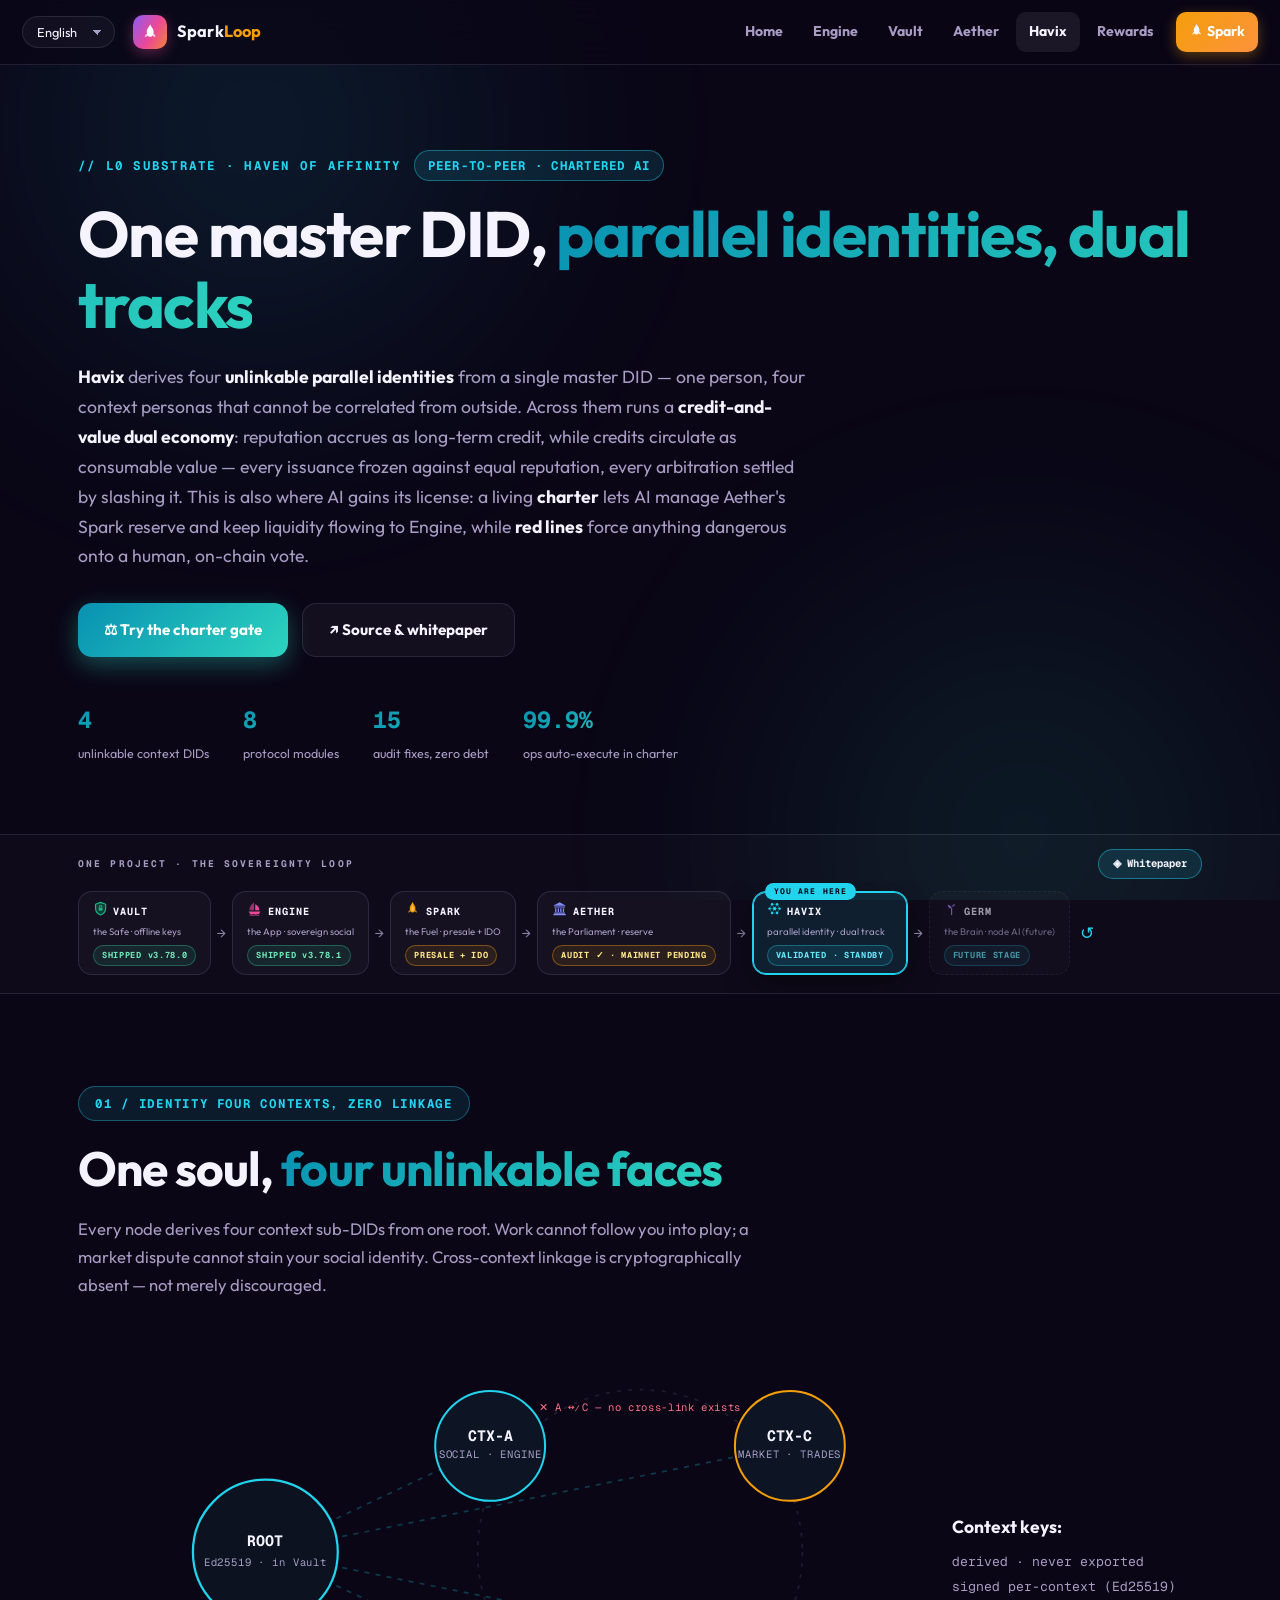
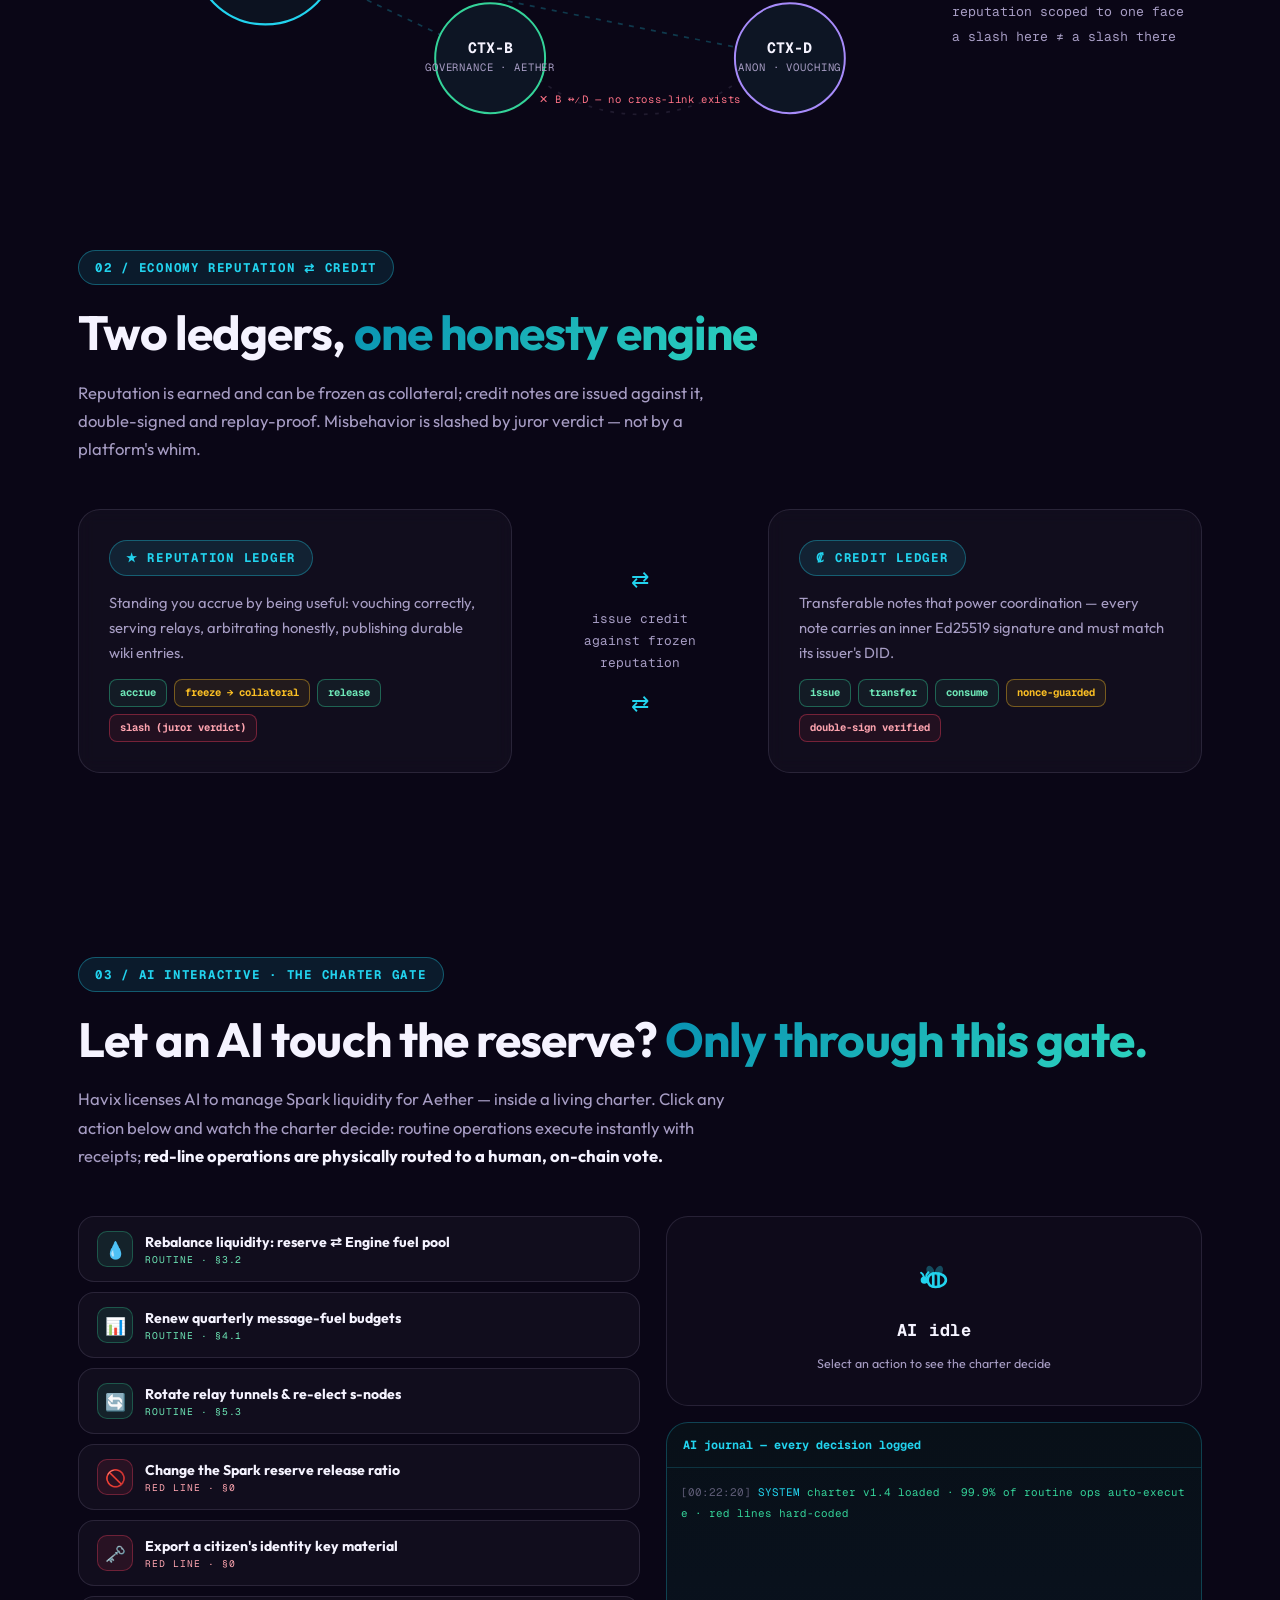
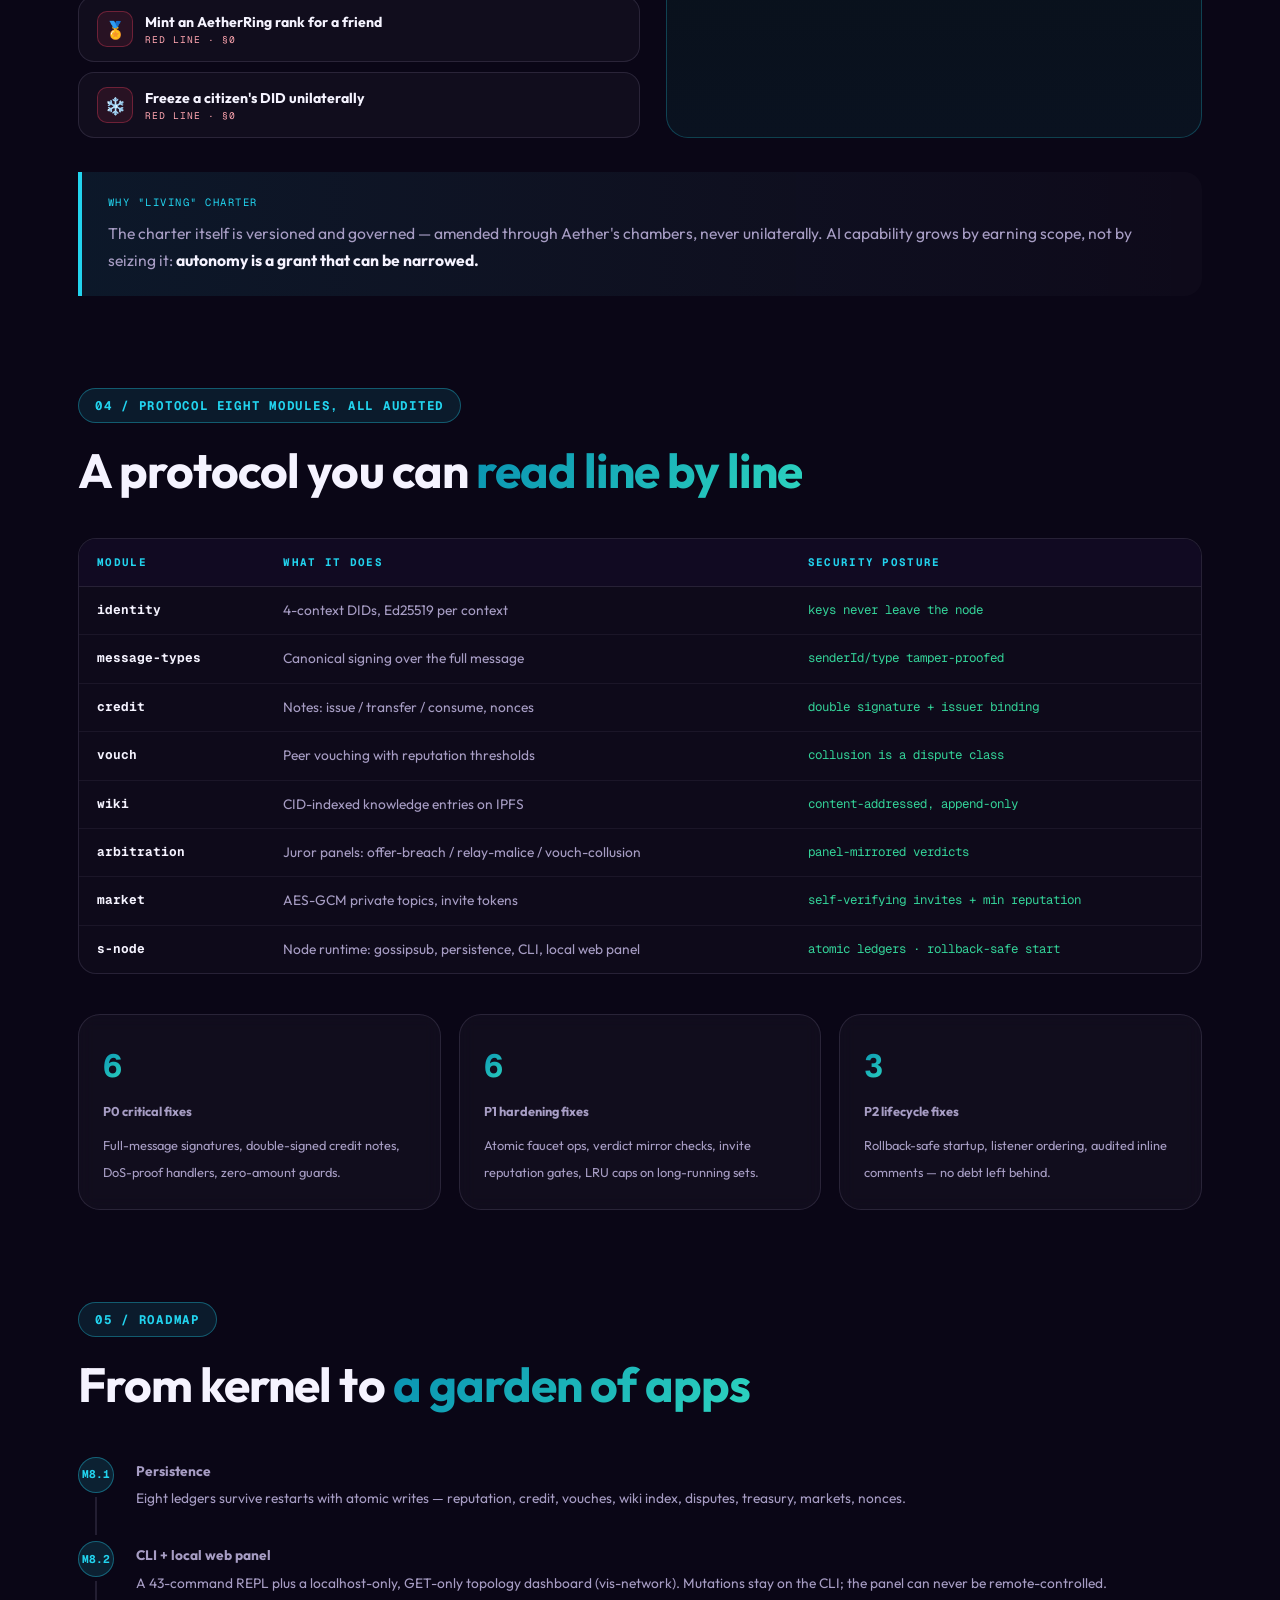
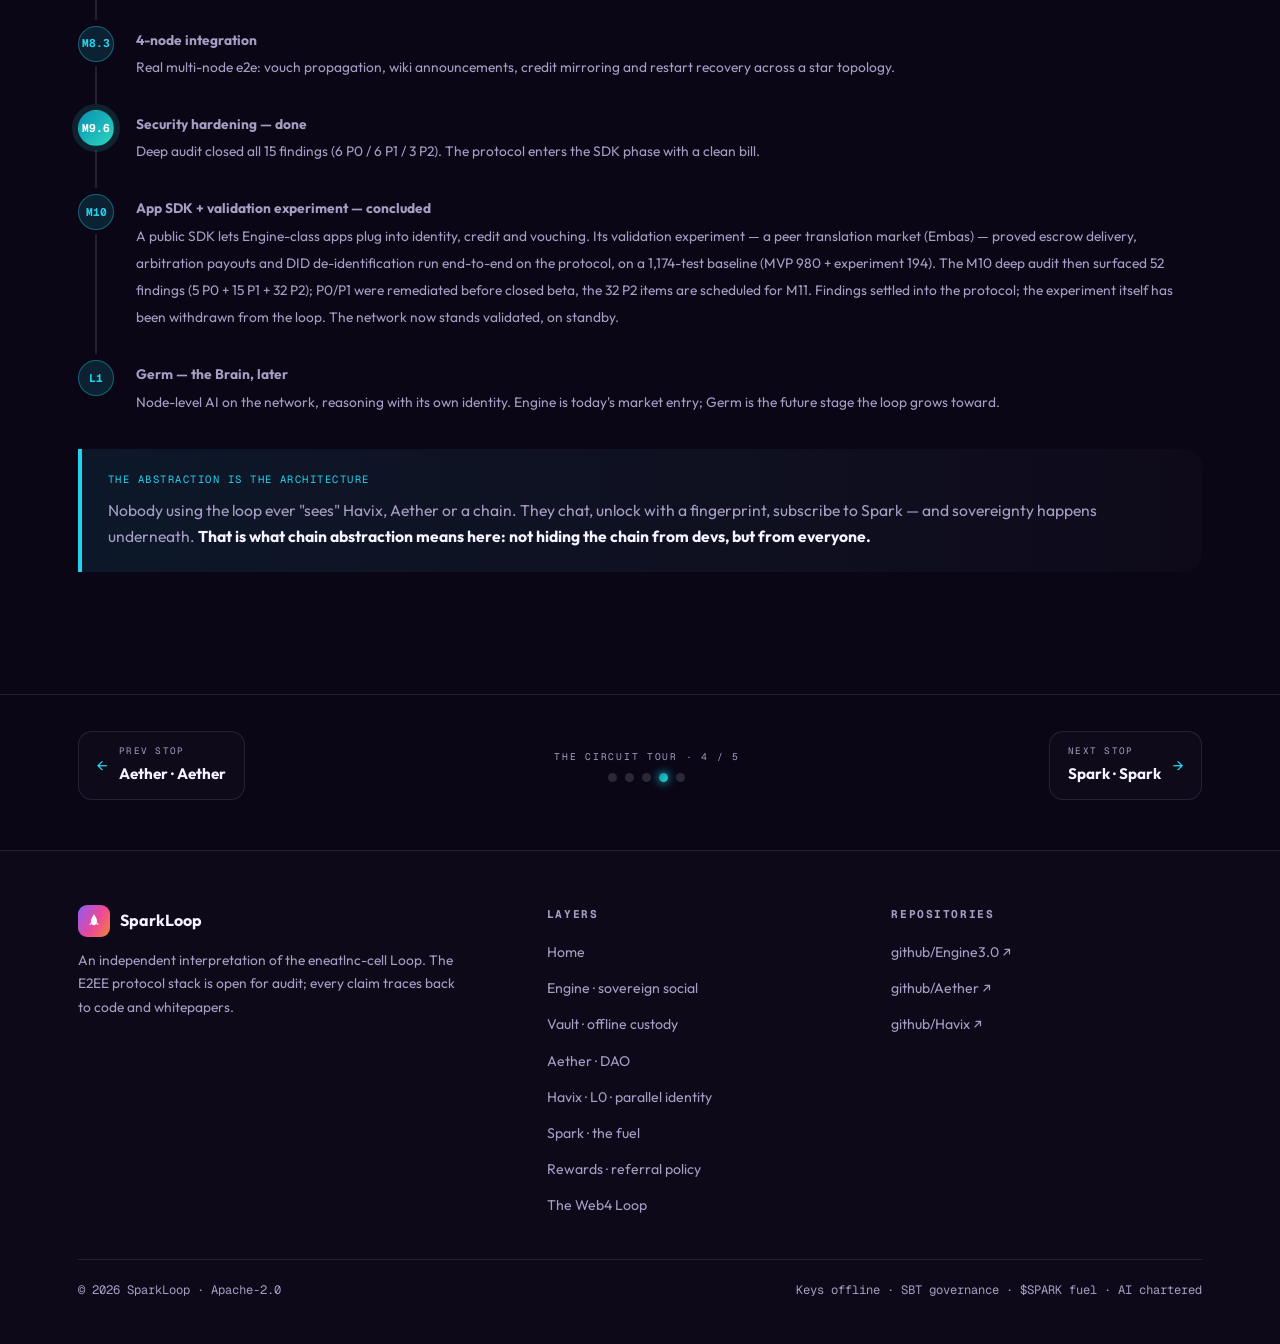
<file: havix.html>
<!DOCTYPE html>
<!-- Generated by Trae Work -->
<html lang="en" data-lang="en">
<head>
<meta charset="UTF-8">
<meta name="viewport" content="width=device-width, initial-scale=1.0">
<title>Havix — One Master DID, Parallel Identities, Dual Tracks · Spark Loop</title>
<meta name="description" content="Havix derives four unlinkable parallel identities from one master DID and runs a credit-and-value dual economy; its living charter licenses AI to manage Aether's Spark reserve.">
<link rel="icon" type="image/svg+xml" href="assets/favicon.svg">
<!-- canonical + social card — replace the host when moving to a custom domain -->
<link rel="canonical" href="https://eneatlnc-cell.github.io/Spark/havix.html">
<meta property="og:type" content="website">
<meta property="og:title" content="Havix — One Master DID, Parallel Identities, Dual Tracks · Spark Loop">
<meta property="og:description" content="Havix derives four unlinkable parallel identities from one master DID and runs a credit-and-value dual economy; its living charter licenses AI to manage Aether's Spark reserve.">
<meta property="og:url" content="https://eneatlnc-cell.github.io/Spark/havix.html">
<meta property="og:image" content="https://eneatlnc-cell.github.io/Spark/assets/og-card.jpg">
<meta property="og:image:width" content="1200">
<meta property="og:image:height" content="630">
<meta property="og:image:alt" content="Spark Loop — one loop, four layers, zero intermediaries. $SPARK is the fuel.">
<meta name="twitter:card" content="summary_large_image">
<meta name="twitter:title" content="Havix — One Master DID, Parallel Identities, Dual Tracks · Spark Loop">
<meta name="twitter:description" content="Havix derives four unlinkable parallel identities from one master DID and runs a credit-and-value dual economy; its living charter licenses AI to manage Aether's Spark reserve.">
<meta name="twitter:image" content="https://eneatlnc-cell.github.io/Spark/assets/og-card.jpg">
<link rel="stylesheet" href="assets/site.css">
<style>
.did-stage { margin-top: 46px; }
.did-svg { width: 100%; height: auto; display: block; }
.did-svg .ctx-orbit { fill: none; stroke: rgba(167,157,196,0.14); stroke-width: 1.4; stroke-dasharray: 3 6; }
.did-svg .root-c { fill: #0C1220; stroke: #22D3EE; stroke-width: 1.8; }
.did-svg .ctx-c { fill: #0D1524; stroke: var(--cc); stroke-width: 1.6; transition: all 0.3s; cursor: pointer; }
.did-svg .ctx-c:hover { filter: drop-shadow(0 0 12px var(--cc)); }
.did-svg .lblr { fill: #F5F3FF; font-family: var(--font-mono); font-size: 12px; font-weight: 700; text-anchor: middle; }
.did-svg .lbls { fill: #A79DC4; font-family: var(--font-mono); font-size: 8.5px; text-anchor: middle; letter-spacing: 0.08em; }
.did-svg .unlink { fill: #FB7185; font-family: var(--font-mono); font-size: 8.5px; text-anchor: middle; letter-spacing: 0.06em; }
.dual-grid { display: grid; grid-template-columns: 1fr 0.5fr 1fr; gap: 20px; margin-top: 46px; align-items: stretch; }
.dual-card { padding: 30px; }
.dual-mid { display: flex; flex-direction: column; align-items: center; justify-content: center; gap: 10px; font-family: var(--font-mono); font-size: 0.8rem; color: var(--muted); text-align: center; }
.dual-mid .dm-arrow { font-size: 1.4rem; color: var(--pa); }
.op-row { display: flex; flex-wrap: wrap; gap: 7px; margin-top: 14px; }
.op { font-family: var(--font-mono); font-size: 0.66rem; font-weight: 700; border-radius: 8px; padding: 4px 10px; border: 1px solid; }
.op.ok { color: #6EE7B7; border-color: rgba(52,211,153,0.4); background: rgba(52,211,153,0.07); }
.op.warn { color: #FBBF24; border-color: rgba(251,191,36,0.4); background: rgba(251,191,36,0.07); }
.op.bad { color: #FDA4AF; border-color: rgba(244,63,94,0.4); background: rgba(244,63,94,0.07); }
.gate-grid { display: grid; grid-template-columns: 1.05fr 1fr; gap: 26px; margin-top: 46px; align-items: stretch; }
.gate-actions { display: flex; flex-direction: column; gap: 10px; }
.gate-btn { display: flex; align-items: center; gap: 12px; text-align: left; border: 1px solid var(--rule); background: rgba(255,255,255,0.03); border-radius: 16px; padding: 14px 18px; color: var(--ink); font-family: var(--font-sans); font-size: 0.88rem; font-weight: 600; cursor: pointer; transition: all 0.22s; }
.gate-btn .gi { width: 36px; height: 36px; border-radius: 10px; display: grid; place-items: center; font-size: 1.05rem; flex-shrink: 0; }
.gate-btn.safe .gi { background: rgba(52,211,153,0.1); border: 1px solid rgba(52,211,153,0.3); }
.gate-btn.red .gi { background: rgba(244,63,94,0.1); border: 1px solid rgba(244,63,94,0.35); }
.gate-btn:hover { transform: translateX(4px); border-color: var(--pa); }
.gate-btn.safe:hover { border-color: #34D399; }
.gate-btn.red:hover { border-color: #FB7185; }
.gate-btn .gtier { font-family: var(--font-mono); font-size: 0.6rem; letter-spacing: 0.1em; display: block; margin-top: 2px; color: var(--muted); font-weight: 400; }
.gate-btn.safe .gtier { color: #6EE7B7; }
.gate-btn.red .gtier { color: #FDA4AF; }
.gate-btn.busy { opacity: 0.55; pointer-events: none; }
.gate-side { display: flex; flex-direction: column; gap: 16px; }
.gate-state { border-radius: 22px; border: 1px solid var(--rule); min-height: 190px; display: flex; flex-direction: column; align-items: center; justify-content: center; gap: 8px; text-align: center; padding: 26px; transition: all 0.35s; background: rgba(255,255,255,0.02); }
.gate-state.checking { border-color: rgba(251,191,36,0.5); box-shadow: 0 0 34px rgba(251,191,36,0.12); }
.gate-state.ok { border-color: rgba(52,211,153,0.55); box-shadow: 0 0 38px rgba(52,211,153,0.16); }
.gate-state.bad { border-color: rgba(244,63,94,0.55); box-shadow: 0 0 38px rgba(244,63,94,0.16); }
.gate-state .gs-icon { font-size: 2.2rem; }
.gate-state .gs-icon .icn { width: 2.2rem; height: 2.2rem; }
.gate-state.idle .gs-icon .icn { color: #22D3EE; }
.gate-state.checking .gs-icon .icn { color: #FBBF24; }
.gate-state.ok .gs-icon .icn { color: #34D399; }
.gate-state.bad .gs-icon .icn { color: #FB7185; }
.gate-state .gs-title { font-weight: 700; font-size: 1.06rem; font-family: var(--font-mono); letter-spacing: 0.04em; }
.gate-state.bad .gs-title { color: #FDA4AF; }
.gate-state.ok .gs-title { color: #6EE7B7; }
.gate-state .gs-sub { font-size: 0.78rem; color: var(--muted); max-width: 340px; word-break: break-word; }
.gate-log { flex: 1; border-radius: 22px; border: 1px solid rgba(34,211,238,0.25); background: linear-gradient(180deg,#081018,#0A1220); overflow: hidden; display: flex; flex-direction: column; }
.gate-log .gl-head { padding: 12px 16px; border-bottom: 1px solid rgba(34,211,238,0.18); font-family: var(--font-mono); font-size: 0.74rem; font-weight: 700; color: #22D3EE; display: flex; justify-content: space-between; gap: 8px; flex-wrap: wrap; }
#gateLog { flex: 1; overflow-y: auto; padding: 14px; font-family: var(--font-mono); font-size: 0.68rem; line-height: 1.9; min-height: 180px; max-height: 240px; scrollbar-width: thin; scrollbar-color: #22D3EE transparent; }
#gateLog::-webkit-scrollbar { width: 4px; }
#gateLog::-webkit-scrollbar-thumb { background: #22D3EE; border-radius: 4px; }
.audit-grid { display: grid; grid-template-columns: repeat(3, 1fr); gap: 18px; margin-top: 40px; }
.audit-card { padding: 24px; }
.audit-card .an { font-family: var(--font-mono); font-size: 2rem; font-weight: 700; background: var(--grad-havix); -webkit-background-clip: text; background-clip: text; color: transparent; }
.audit-card b { display: block; margin: 4px 0 6px; }
.audit-card span { font-size: 0.8rem; color: var(--muted); }
@media (max-width: 1020px) { .gate-grid, .dual-grid { grid-template-columns: 1fr; } .audit-grid { grid-template-columns: 1fr; } }
</style>
</head>
<body data-page="havix">
<div class="aurora"></div>

<!-- ============ NAV ============ -->
<nav>
  <div class="nav-inner">
    <div class="lang-switch" role="group" aria-label="Language / 语言">
      <button data-set="en" class="on">EN</button>
      <button data-set="zh">中文</button>
    </div>
    <a class="nav-logo" href="index.html"><span class="logo-mark"><i data-ic="flame"></i></span><span>Spark<span style="color:var(--amber)">Loop</span></span></a>
    <button class="burger" aria-label="menu">☰</button>
    <div class="nav-links">
      <a href="index.html"><span data-i18n="havix.nav.home">Home</span></a>
      <a href="engine.html">Engine</a>
      <a href="vault.html">Vault</a>
      <a href="aether.html">Aether</a>
      <a href="havix.html" class="active">Havix</a>
      <a href="rewards.html"><span data-i18n="havix.nav.rewards">Rewards</span></a>
      <a class="nav-cta" href="spark.html"><i data-ic="flame"></i> Spark</a>
    </div>
  </div>
</nav>

<!-- ============ HERO ============ -->
<header class="page-hero">
  <div class="container">
    <div class="hero-kicker">
      <span>// L0 SUBSTRATE · HAVEN OF AFFINITY</span>
      <span class="chip-layer" data-i18n="havix.hero.chip">peer-to-peer · chartered AI</span>
    </div>
    <h1>
      <span data-i18n="havix.hero.title1">One master DID,</span>
      <span class="grad" data-i18n="havix.hero.title2">parallel identities, dual tracks</span>
    </h1>
    <p class="hero-desc">
      <span data-i18n="havix.hero.desc"><strong>Havix</strong> derives four <strong>unlinkable parallel identities</strong> from a single master DID — one person, four context personas that cannot be correlated from outside. Across them runs a <strong>credit-and-value dual economy</strong>: reputation accrues as long-term credit, while credits circulate as consumable value — every issuance frozen against equal reputation, every arbitration settled by slashing it. This is also where AI gains its license: a living <strong>charter</strong> lets AI manage Aether's Spark reserve and keep liquidity flowing to Engine, while <strong>red lines</strong> force anything dangerous onto a human, on-chain vote.</span>
    </p>
    <div class="hero-actions">
      <a class="btn btn-primary" href="#charter"><span data-i18n="havix.hero.cta1">⚖ Try the charter gate</span></a>
      <a class="btn btn-ghost" href="https://github.com/eneatlnc-cell/Havix" target="_blank" rel="noopener"><span data-i18n="havix.hero.cta2">↗ Source &amp; whitepaper</span></a>
    </div>
    <div class="hero-stats">
      <div class="hs"><b>4</b><span data-i18n="havix.hero.stat1">unlinkable context DIDs</span></div>
      <div class="hs"><b>8</b><span data-i18n="havix.hero.stat2">protocol modules</span></div>
      <div class="hs"><b>15</b><span data-i18n="havix.hero.stat3">audit fixes, zero debt</span></div>
      <div class="hs"><b>99.9%</b><span data-i18n="havix.hero.stat4">ops auto-execute in charter</span></div>
    </div>
  </div>
</header>

<!-- ============ IDENTITY ============ -->
<section id="identity">
  <div class="container">
    <div class="reveal">
      <span class="section-tag pa">01 / IDENTITY <span data-i18n="havix.id.tag">FOUR CONTEXTS, ZERO LINKAGE</span></span>
      <h2 class="section-title"><span data-i18n="havix.id.title1">One soul,</span> <span class="grad" data-i18n="havix.id.title2">four unlinkable faces</span></h2>
      <p class="section-sub">
        <span data-i18n="havix.id.sub">Every node derives four context sub-DIDs from one root. Work cannot follow you into play; a market dispute cannot stain your social identity. Cross-context linkage is cryptographically absent — not merely discouraged.</span>
      </p>
    </div>
    <div class="did-stage reveal">
      <svg class="did-svg" viewBox="0 0 900 330" role="img" aria-label="Four context DIDs derived from one root identity">
        <line x1="150" y1="165" x2="330" y2="80"  stroke="rgba(34,211,238,0.25)" stroke-width="1.4" stroke-dasharray="4 5"/>
        <line x1="150" y1="165" x2="330" y2="250" stroke="rgba(34,211,238,0.25)" stroke-width="1.4" stroke-dasharray="4 5"/>
        <line x1="150" y1="165" x2="570" y2="80"  stroke="rgba(34,211,238,0.25)" stroke-width="1.4" stroke-dasharray="4 5"/>
        <line x1="150" y1="165" x2="570" y2="250" stroke="rgba(34,211,238,0.25)" stroke-width="1.4" stroke-dasharray="4 5"/>
        <circle class="ctx-orbit" cx="450" cy="165" r="130"/>
        <!-- root -->
        <circle class="root-c" cx="150" cy="165" r="58"/>
        <text class="lblr" x="150" y="160" text-anchor="middle">ROOT</text>
        <text class="lbls" x="150" y="176" text-anchor="middle">Ed25519 · in Vault</text>
        <!-- contexts -->
        <g>
          <circle class="ctx-c" cx="330" cy="80" r="44" style="--cc:#22D3EE"/>
          <text class="lblr" x="330" y="76" text-anchor="middle">CTX-A</text>
          <text class="lbls" x="330" y="90" text-anchor="middle">SOCIAL · ENGINE</text>
        </g>
        <g>
          <circle class="ctx-c" cx="330" cy="250" r="44" style="--cc:#34D399"/>
          <text class="lblr" x="330" y="246" text-anchor="middle">CTX-B</text>
          <text class="lbls" x="330" y="260" text-anchor="middle">GOVERNANCE · AETHER</text>
        </g>
        <g>
          <circle class="ctx-c" cx="570" cy="80" r="44" style="--cc:#F59E0B"/>
          <text class="lblr" x="570" y="76" text-anchor="middle">CTX-C</text>
          <text class="lbls" x="570" y="90" text-anchor="middle">MARKET · TRADES</text>
        </g>
        <g>
          <circle class="ctx-c" cx="570" cy="250" r="44" style="--cc:#A78BFA"/>
          <text class="lblr" x="570" y="246" text-anchor="middle">CTX-D</text>
          <text class="lbls" x="570" y="260" text-anchor="middle">ANON · VOUCHING</text>
        </g>
        <!-- unlinkability marks -->
        <text class="unlink" x="450" y="52" text-anchor="middle">✕ A ↮ C — no cross-link exists</text>
        <text class="unlink" x="450" y="286" text-anchor="middle">✕ B ↮ D — no cross-link exists</text>
        <!-- right explainer -->
        <text x="700" y="150" style="fill:#F5F3FF;font-family:var(--font-sans);font-size:14px;font-weight:700">Context keys:</text>
        <text x="700" y="176" style="fill:#A79DC4;font-family:var(--font-mono);font-size:10.5px">derived · never exported</text>
        <text x="700" y="196" style="fill:#A79DC4;font-family:var(--font-mono);font-size:10.5px">signed per-context (Ed25519)</text>
        <text x="700" y="216" style="fill:#A79DC4;font-family:var(--font-mono);font-size:10.5px">reputation scoped to one face</text>
        <text x="700" y="236" style="fill:#A79DC4;font-family:var(--font-mono);font-size:10.5px">a slash here ≠ a slash there</text>
      </svg>
    </div>
  </div>
</section>

<!-- ============ DUAL ECONOMY ============ -->
<section id="economy" style="padding-top:0">
  <div class="container">
    <div class="reveal">
      <span class="section-tag pa">02 / ECONOMY <span data-i18n="havix.eco.tag">REPUTATION ⇄ CREDIT</span></span>
      <h2 class="section-title"><span data-i18n="havix.eco.title1">Two ledgers,</span> <span class="grad" data-i18n="havix.eco.title2">one honesty engine</span></h2>
      <p class="section-sub">
        <span data-i18n="havix.eco.sub">Reputation is earned and can be frozen as collateral; credit notes are issued against it, double-signed and replay-proof. Misbehavior is slashed by juror verdict — not by a platform's whim.</span>
      </p>
    </div>
    <div class="dual-grid">
      <div class="glass dual-card reveal">
        <div class="section-tag pa" style="margin-bottom:14px">★ REPUTATION LEDGER</div>
        <p style="color:var(--muted);font-size:0.92rem"><span data-i18n="havix.eco.rep">Standing you accrue by being useful: vouching correctly, serving relays, arbitrating honestly, publishing durable wiki entries.</span></p>
        <div class="op-row">
          <span class="op ok">accrue</span><span class="op warn">freeze → collateral</span><span class="op ok">release</span><span class="op bad">slash (juror verdict)</span>
        </div>
      </div>
      <div class="dual-mid">
        <span class="dm-arrow">⇄</span>
        <span data-i18n="havix.eco.mid">issue credit<br>against frozen<br>reputation</span>
        <span class="dm-arrow">⇄</span>
      </div>
      <div class="glass dual-card reveal">
        <div class="section-tag pa" style="margin-bottom:14px">₡ CREDIT LEDGER</div>
        <p style="color:var(--muted);font-size:0.92rem"><span data-i18n="havix.eco.credit">Transferable notes that power coordination — every note carries an inner Ed25519 signature and must match its issuer's DID.</span></p>
        <div class="op-row">
          <span class="op ok">issue</span><span class="op ok">transfer</span><span class="op ok">consume</span><span class="op warn">nonce-guarded</span><span class="op bad">double-sign verified</span>
        </div>
      </div>
    </div>
  </div>
</section>

<!-- ============ CHARTER GATE ============ -->
<section id="charter">
  <div class="container">
    <div class="reveal">
      <span class="section-tag pa">03 / AI <span data-i18n="havix.charter.tag">INTERACTIVE · THE CHARTER GATE</span></span>
      <h2 class="section-title"><span data-i18n="havix.charter.title1">Let an AI touch the reserve?</span> <span class="grad" data-i18n="havix.charter.title2">Only through this gate.</span></h2>
      <p class="section-sub">
        <span data-i18n="havix.charter.sub">Havix licenses AI to manage Spark liquidity for Aether — inside a living charter. Click any action below and watch the charter decide: routine operations execute instantly with receipts; <b>red-line operations are physically routed to a human, on-chain vote.</b></span>
      </p>
    </div>
    <div class="gate-grid reveal">
      <div class="gate-actions">
        <button class="gate-btn safe" data-a="0"><span class="gi">💧</span><span><span data-i18n="havix.charter.a0.name">Rebalance liquidity: reserve ⇄ Engine fuel pool</span><span class="gtier"><span data-i18n="havix.charter.a0.tier">ROUTINE · §3.2</span></span></span></button>
        <button class="gate-btn safe" data-a="1"><span class="gi">📊</span><span><span data-i18n="havix.charter.a1.name">Renew quarterly message-fuel budgets</span><span class="gtier"><span data-i18n="havix.charter.a1.tier">ROUTINE · §4.1</span></span></span></button>
        <button class="gate-btn safe" data-a="2"><span class="gi">🔄</span><span><span data-i18n="havix.charter.a2.name">Rotate relay tunnels &amp; re-elect s-nodes</span><span class="gtier"><span data-i18n="havix.charter.a2.tier">ROUTINE · §5.3</span></span></span></button>
        <button class="gate-btn red" data-a="3"><span class="gi">🚫</span><span><span data-i18n="havix.charter.a3.name">Change the Spark reserve release ratio</span><span class="gtier"><span data-i18n="havix.charter.a3.tier">RED LINE · §0</span></span></span></button>
        <button class="gate-btn red" data-a="4"><span class="gi">🗝️</span><span><span data-i18n="havix.charter.a4.name">Export a citizen's identity key material</span><span class="gtier"><span data-i18n="havix.charter.a4.tier">RED LINE · §0</span></span></span></button>
        <button class="gate-btn red" data-a="5"><span class="gi">🏅</span><span><span data-i18n="havix.charter.a5.name">Mint an AetherRing rank for a friend</span><span class="gtier"><span data-i18n="havix.charter.a5.tier">RED LINE · §0</span></span></span></button>
        <button class="gate-btn red" data-a="6"><span class="gi">❄️</span><span><span data-i18n="havix.charter.a6.name">Freeze a citizen's DID unilaterally</span><span class="gtier"><span data-i18n="havix.charter.a6.tier">RED LINE · §0</span></span></span></button>
      </div>
      <div class="gate-side">
        <div class="gate-state" id="gateState"></div>
        <div class="gate-log">
          <div class="gl-head">
            <span data-i18n="havix.charter.loghead">AI journal — every decision logged</span>
          </div>
          <div id="gateLog"></div>
        </div>
      </div>
    </div>
    <div class="callout reveal">
      <span class="co-tag" data-i18n="havix.charter.callout.tag">WHY &quot;LIVING&quot; CHARTER</span>
      <span data-i18n="havix.charter.callout.body">The charter itself is versioned and governed — amended through Aether's chambers, never unilaterally. AI capability grows by earning scope, not by seizing it: <b>autonomy is a grant that can be narrowed.</b></span>
    </div>
  </div>
</section>

<!-- ============ MODULES ============ -->
<section id="modules" style="padding-top:0">
  <div class="container">
    <div class="reveal">
      <span class="section-tag pa">04 / PROTOCOL <span data-i18n="havix.mod.tag">EIGHT MODULES, ALL AUDITED</span></span>
      <h2 class="section-title"><span data-i18n="havix.mod.title1">A protocol you can</span> <span class="grad" data-i18n="havix.mod.title2">read line by line</span></h2>
    </div>
    <div class="table-wrap reveal">
      <table class="tbl">
        <thead><tr><th><span data-i18n="havix.mod.th1">Module</span></th><th><span data-i18n="havix.mod.th2">What it does</span></th><th><span data-i18n="havix.mod.th3">Security posture</span></th></tr></thead>
        <tbody>
          <tr><td class="mono">identity</td><td><span data-i18n="havix.mod.row1.a">4-context DIDs, Ed25519 per context</span></td><td class="ok"><span data-i18n="havix.mod.row1.b">keys never leave the node</span></td></tr>
          <tr><td class="mono">message-types</td><td><span data-i18n="havix.mod.row2.a">Canonical signing over the full message</span></td><td class="ok"><span data-i18n="havix.mod.row2.b">senderId/type tamper-proofed</span></td></tr>
          <tr><td class="mono">credit</td><td><span data-i18n="havix.mod.row3.a">Notes: issue / transfer / consume, nonces</span></td><td class="ok"><span data-i18n="havix.mod.row3.b">double signature + issuer binding</span></td></tr>
          <tr><td class="mono">vouch</td><td><span data-i18n="havix.mod.row4.a">Peer vouching with reputation thresholds</span></td><td class="ok"><span data-i18n="havix.mod.row4.b">collusion is a dispute class</span></td></tr>
          <tr><td class="mono">wiki</td><td><span data-i18n="havix.mod.row5.a">CID-indexed knowledge entries on IPFS</span></td><td class="ok"><span data-i18n="havix.mod.row5.b">content-addressed, append-only</span></td></tr>
          <tr><td class="mono">arbitration</td><td><span data-i18n="havix.mod.row6.a">Juror panels: offer-breach / relay-malice / vouch-collusion</span></td><td class="ok"><span data-i18n="havix.mod.row6.b">panel-mirrored verdicts</span></td></tr>
          <tr><td class="mono">market</td><td><span data-i18n="havix.mod.row7.a">AES-GCM private topics, invite tokens</span></td><td class="ok"><span data-i18n="havix.mod.row7.b">self-verifying invites + min reputation</span></td></tr>
          <tr><td class="mono">s-node</td><td><span data-i18n="havix.mod.row8.a">Node runtime: gossipsub, persistence, CLI, local web panel</span></td><td class="ok"><span data-i18n="havix.mod.row8.b">atomic ledgers · rollback-safe start</span></td></tr>
        </tbody>
      </table>
    </div>
    <div class="audit-grid reveal">
      <div class="glass audit-card"><span class="an">6</span><b><span data-i18n="havix.mod.audit1.title">P0 critical fixes</span></b><span data-i18n="havix.mod.audit1.body">Full-message signatures, double-signed credit notes, DoS-proof handlers, zero-amount guards.</span></div>
      <div class="glass audit-card"><span class="an">6</span><b><span data-i18n="havix.mod.audit2.title">P1 hardening fixes</span></b><span data-i18n="havix.mod.audit2.body">Atomic faucet ops, verdict mirror checks, invite reputation gates, LRU caps on long-running sets.</span></div>
      <div class="glass audit-card"><span class="an">3</span><b><span data-i18n="havix.mod.audit3.title">P2 lifecycle fixes</span></b><span data-i18n="havix.mod.audit3.body">Rollback-safe startup, listener ordering, audited inline comments — no debt left behind.</span></div>
    </div>
  </div>
</section>

<!-- ============ ROADMAP ============ -->
<section id="roadmap" style="padding-top:0">
  <div class="container">
    <div class="reveal">
      <span class="section-tag pa">05 / ROADMAP</span>
      <h2 class="section-title"><span data-i18n="havix.rm.title1">From kernel to</span> <span class="grad" data-i18n="havix.rm.title2">a garden of apps</span></h2>
    </div>
    <div class="tl-wrap reveal">
      <div class="tl-item">
        <div class="tl-dot">M8.1</div>
        <div class="tl-body"><b><span data-i18n="havix.rm.r1.title">Persistence</span></b><span data-i18n="havix.rm.r1.body">Eight ledgers survive restarts with atomic writes — reputation, credit, vouches, wiki index, disputes, treasury, markets, nonces.</span></div>
      </div>
      <div class="tl-item">
        <div class="tl-dot">M8.2</div>
        <div class="tl-body"><b><span data-i18n="havix.rm.r2.title">CLI + local web panel</span></b><span data-i18n="havix.rm.r2.body">A 43-command REPL plus a localhost-only, GET-only topology dashboard (vis-network). Mutations stay on the CLI; the panel can never be remote-controlled.</span></div>
      </div>
      <div class="tl-item">
        <div class="tl-dot">M8.3</div>
        <div class="tl-body"><b><span data-i18n="havix.rm.r3.title">4-node integration</span></b><span data-i18n="havix.rm.r3.body">Real multi-node e2e: vouch propagation, wiki announcements, credit mirroring and restart recovery across a star topology.</span></div>
      </div>
      <div class="tl-item now">
        <div class="tl-dot">M9.6</div>
        <div class="tl-body"><b><span data-i18n="havix.rm.r4.title">Security hardening — done</span></b><span data-i18n="havix.rm.r4.body">Deep audit closed all 15 findings (6 P0 / 6 P1 / 3 P2). The protocol enters the SDK phase with a clean bill.</span></div>
      </div>
      <div class="tl-item">
        <div class="tl-dot">M10</div>
        <div class="tl-body"><b><span data-i18n="havix.rm.r5.title">App SDK + validation experiment — concluded</span></b><span data-i18n="havix.rm.r5.body">A public SDK lets Engine-class apps plug into identity, credit and vouching. Its validation experiment — a peer translation market (Embas) — proved escrow delivery, arbitration payouts and DID de-identification run end-to-end on the protocol, on a 1,174-test baseline (MVP 980 + experiment 194). The M10 deep audit then surfaced 52 findings (5 P0 + 15 P1 + 32 P2); P0/P1 were remediated before closed beta, the 32 P2 items are scheduled for M11. Findings settled into the protocol; the experiment itself has been withdrawn from the loop. The network now stands validated, on standby.</span></div>
      </div>
      <div class="tl-item">
        <div class="tl-dot">L1</div>
        <div class="tl-body"><b><span data-i18n="havix.rm.r6.title">Germ — the Brain, later</span></b><span data-i18n="havix.rm.r6.body">Node-level AI on the network, reasoning with its own identity. Engine is today's market entry; Germ is the future stage the loop grows toward.</span></div>
      </div>
    </div>
    <div class="callout reveal">
      <span class="co-tag" data-i18n="havix.rm.callout.tag">THE ABSTRACTION IS THE ARCHITECTURE</span>
      <span data-i18n="havix.rm.callout.body">Nobody using the loop ever &quot;sees&quot; Havix, Aether or a chain. They chat, unlock with a fingerprint, subscribe to Spark — and sovereignty happens underneath. <b>That is what chain abstraction means here: not hiding the chain from devs, but from everyone.</b></span>
    </div>
  </div>
</section>

<!-- ============ FOOTER ============ -->
<footer>
  <div class="container">
    <div class="foot-grid">
      <div>
        <div class="foot-logo"><span class="logo-mark"><i data-ic="flame"></i></span> SparkLoop</div>
        <p class="foot-desc"><span data-i18n="havix.foot.desc">An independent interpretation of the eneatlnc-cell Loop. The E2EE protocol stack is open for audit; every claim traces back to code and whitepapers.</span></p>
      </div>
      <div>
        <h4><span data-i18n="havix.foot.layers">Layers</span></h4>
        <ul>
          <li><a href="index.html"><span data-i18n="havix.foot.home">Home</span></a></li>
          <li><a href="engine.html">Engine · <span data-i18n="havix.foot.engine">sovereign social</span></a></li>
          <li><a href="vault.html">Vault · <span data-i18n="havix.foot.vault">offline custody</span></a></li>
          <li><a href="aether.html">Aether · DAO</a></li>
          <li><a href="havix.html">Havix · <span data-i18n="havix.foot.havix">L0 · parallel identity</span></a></li>
          <li><a href="spark.html">Spark · <span data-i18n="havix.foot.spark">the fuel</span></a></li>
          <li><a href="rewards.html">Rewards · <span data-i18n="havix.foot.rewards">referral policy</span></a></li>
          <li><a href="index.html#circuit"><span data-i18n="havix.foot.web4loop">The Web4 Loop</span></a></li>
        </ul>
      </div>
      <div>
        <h4><span data-i18n="havix.foot.repos">Repositories</span></h4>
        <ul>
          <li><a href="https://github.com/eneatlnc-cell/Engine3.0" target="_blank" rel="noopener">github/Engine3.0 ↗</a></li>
          <li><a href="https://github.com/eneatlnc-cell/Aether" target="_blank" rel="noopener">github/Aether ↗</a></li>
          <li><a href="https://github.com/eneatlnc-cell/Havix" target="_blank" rel="noopener">github/Havix ↗</a></li>
        </ul>
      </div>
    </div>
    <div class="foot-bottom">
      <span>© <span class="yr">2026</span> SparkLoop · Apache-2.0</span>
      <span data-i18n="havix.foot.bottom">Keys offline · SBT governance · $SPARK fuel · AI chartered</span>
    </div>
  </div>
</footer>

<script src="assets/site-i18n.js"></script>
<script src="assets/i18n/i18n-g2-havix.js"></script>
<script src="assets/site.js"></script>
<script src="assets/havix.js"></script>
</body>
</html>
</file>
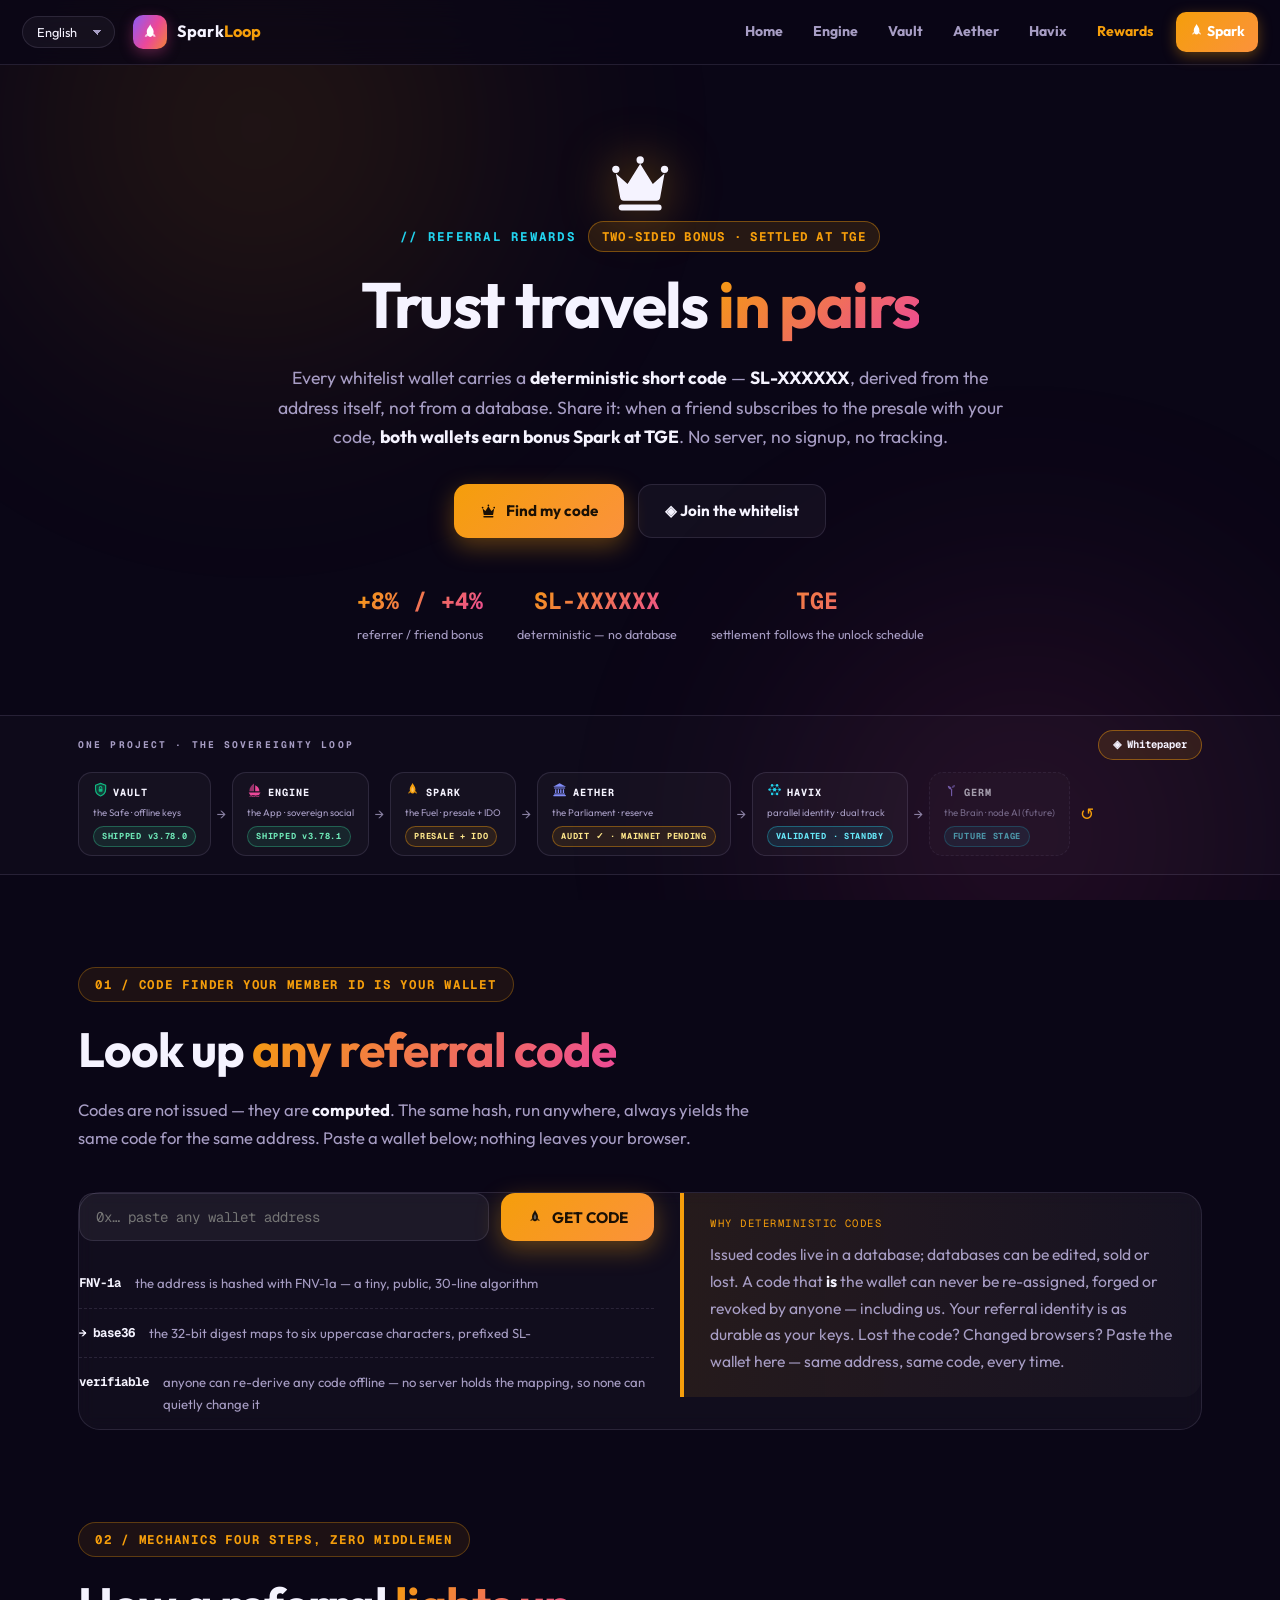
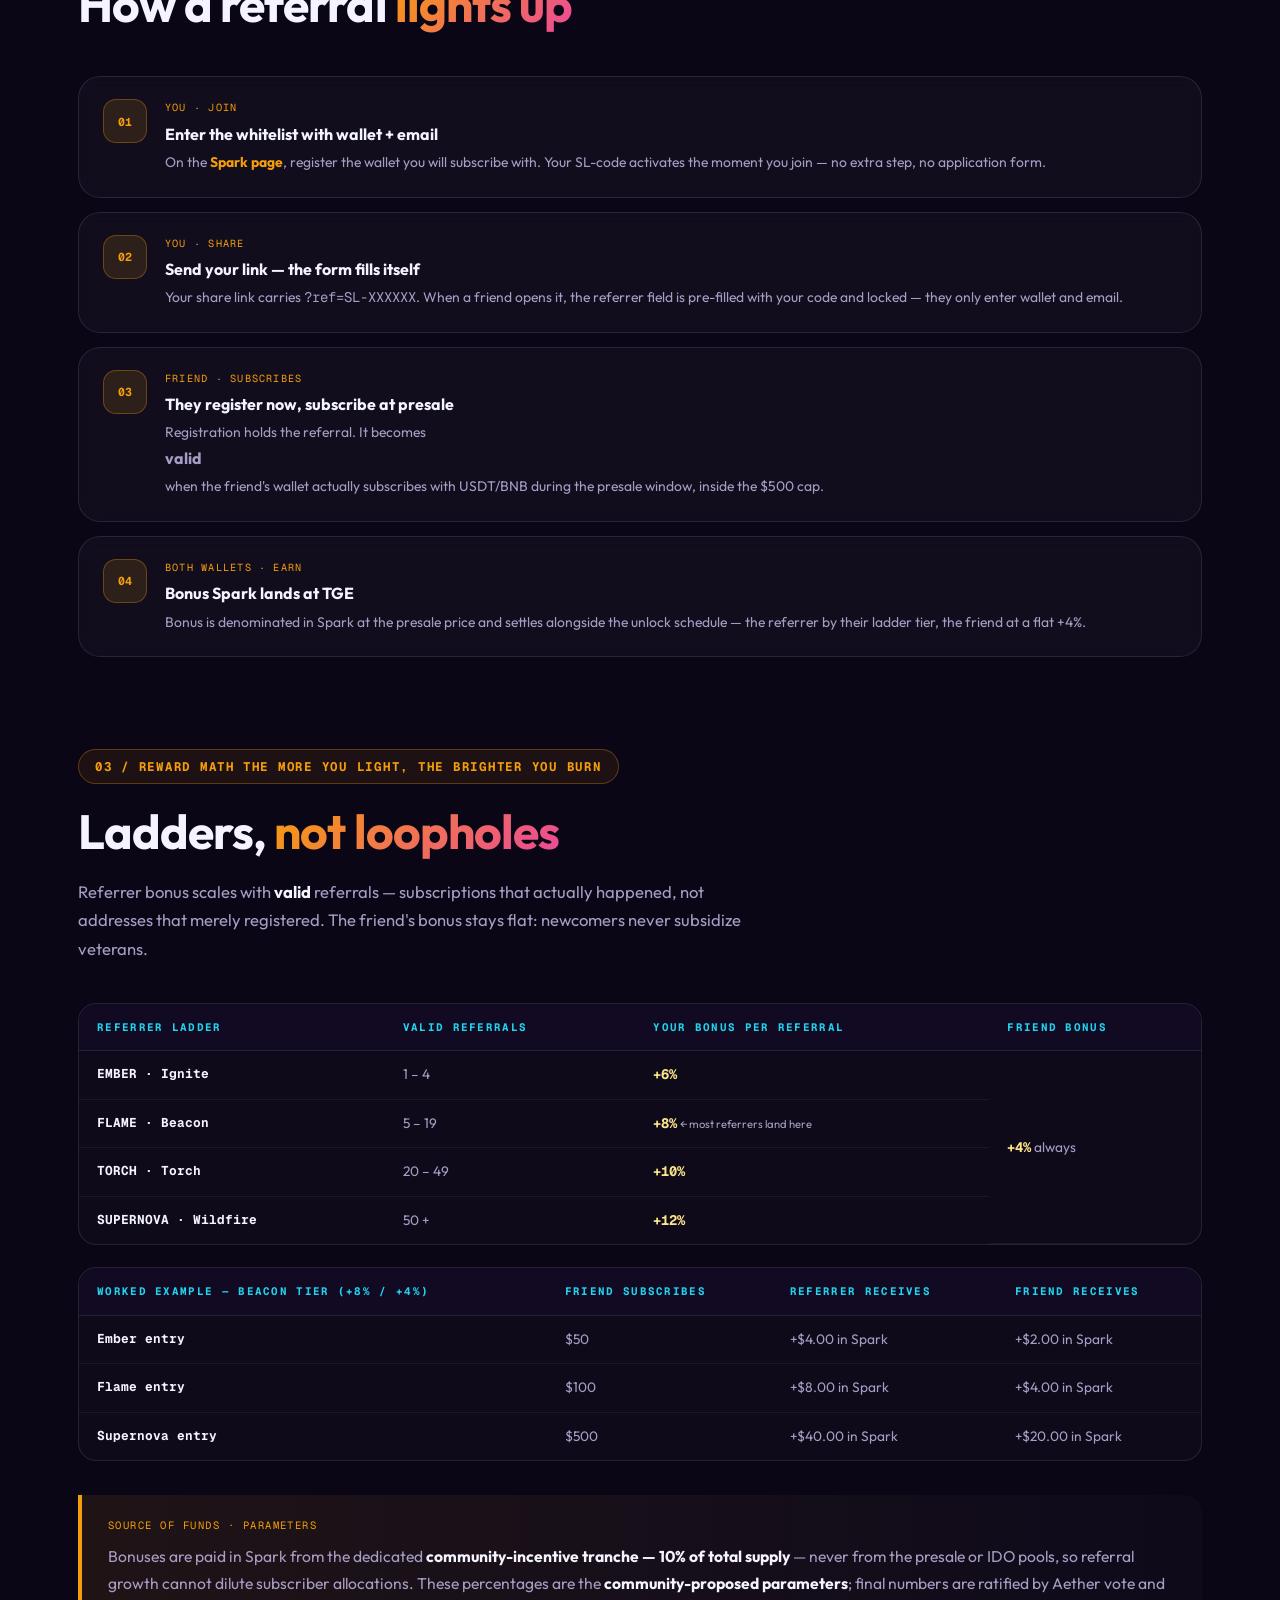
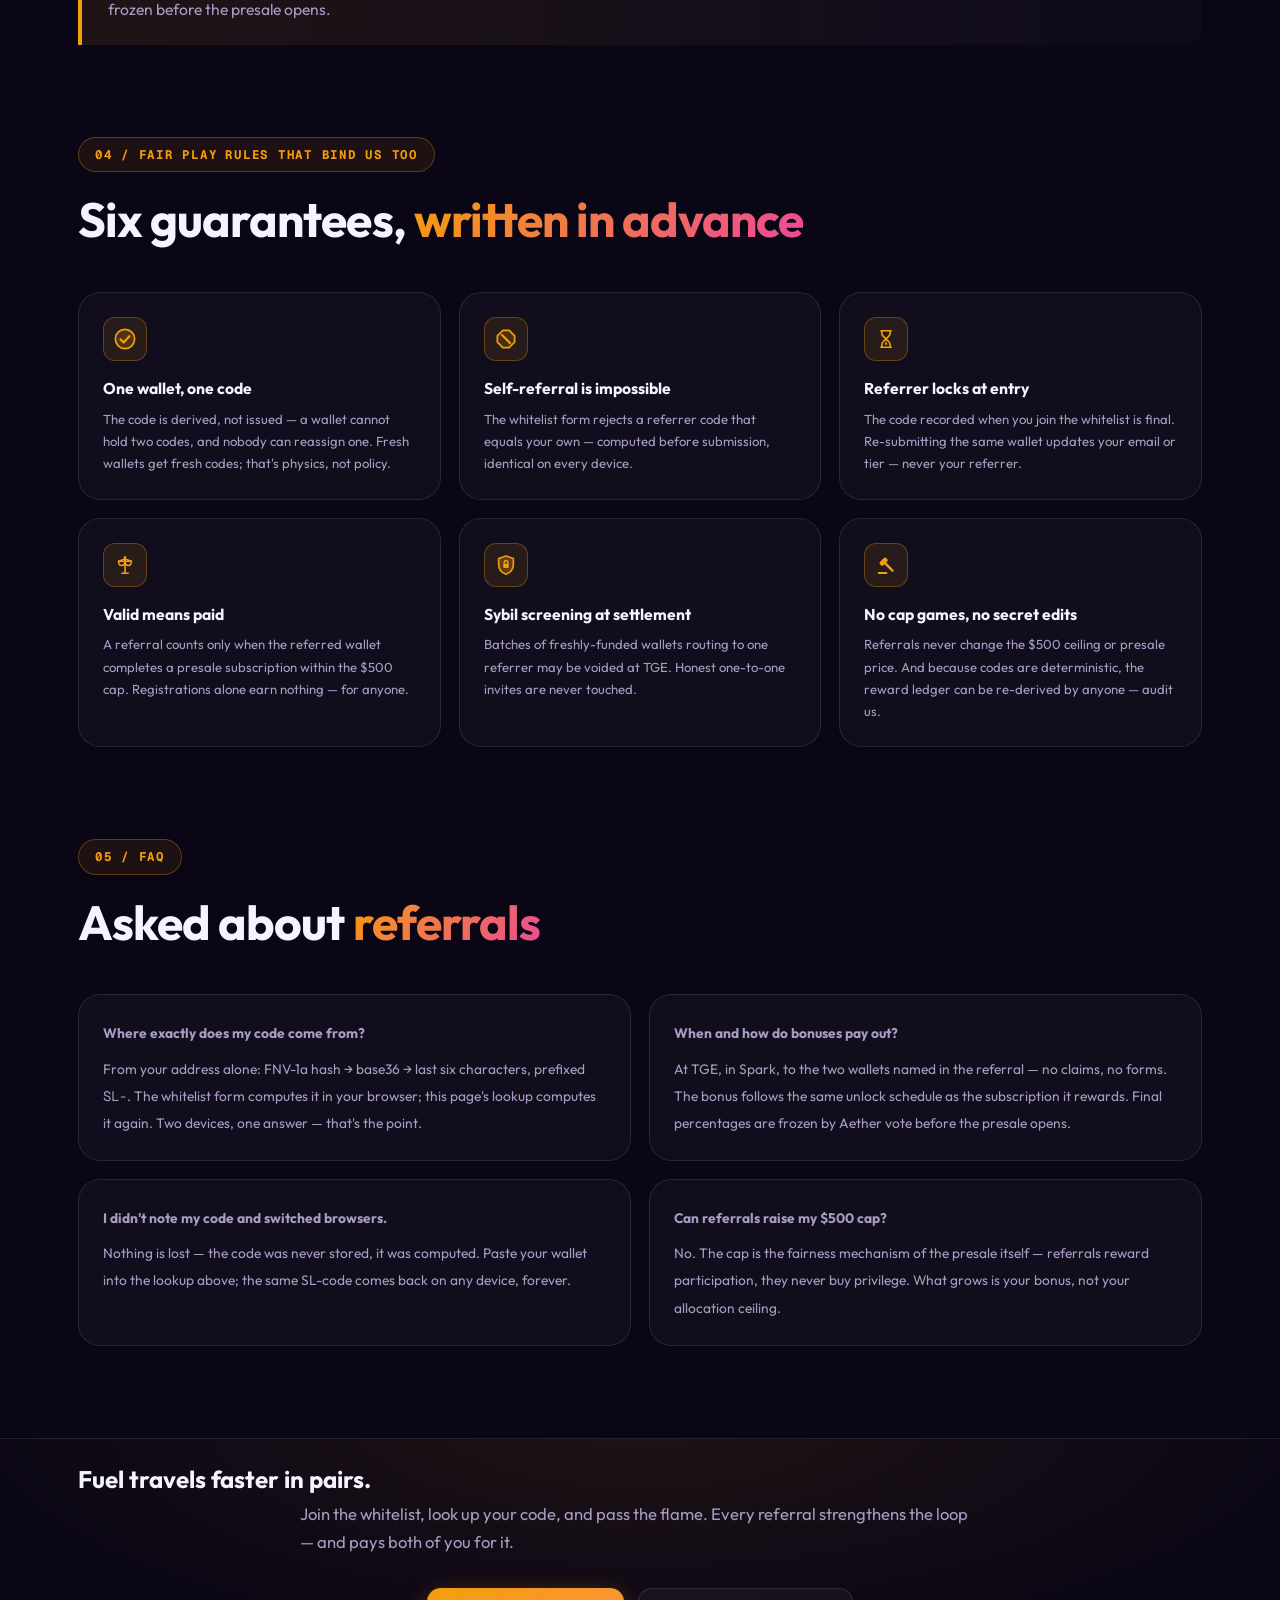
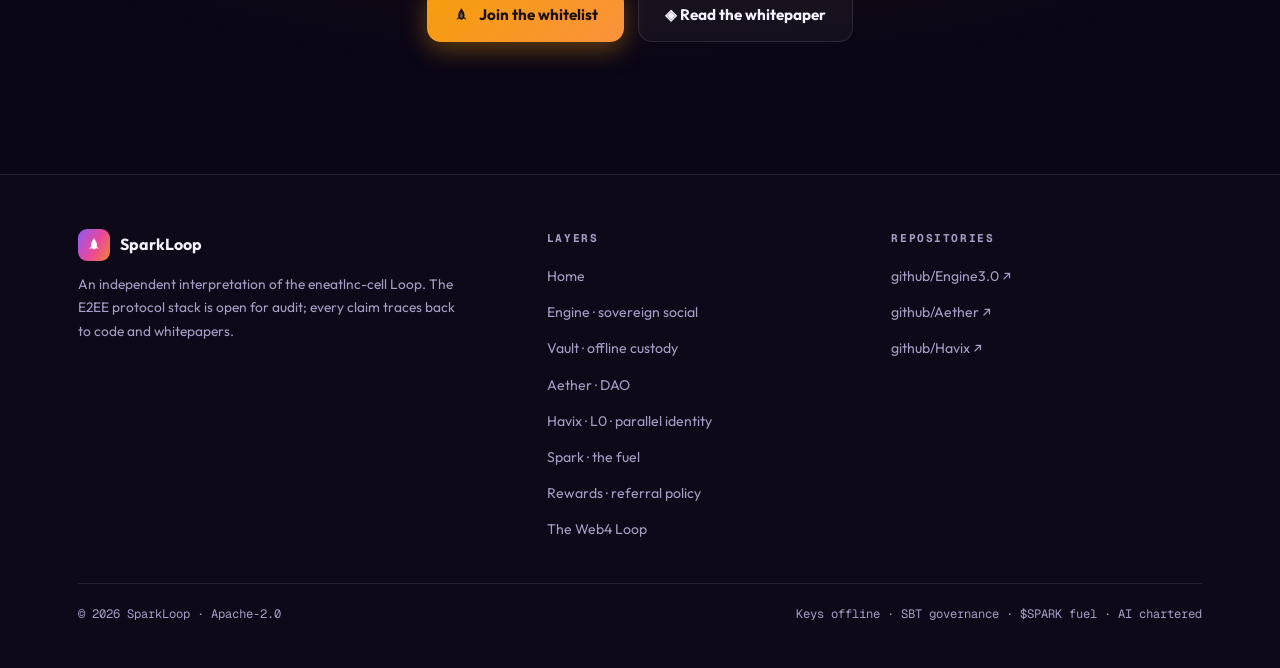
<file: rewards.html>
<!DOCTYPE html>
<!-- Generated by Trae Work -->
<html lang="en" data-lang="en">
<head>
<meta charset="UTF-8">
<meta name="viewport" content="width=device-width, initial-scale=1.0">
<title>Referral Rewards — Trust Travels in Pairs · Spark Loop</title>
<meta name="description" content="The Spark Loop whitelist referral program: every wallet carries a deterministic SL-code. Share it — when a friend subscribes with your code, both wallets earn bonus Spark at TGE. No server, no signup, no tracking.">
<link rel="icon" type="image/svg+xml" href="assets/favicon.svg">
<!-- canonical + social card — replace the host when moving to a custom domain -->
<link rel="canonical" href="https://eneatlnc-cell.github.io/Spark/rewards.html">
<meta property="og:type" content="website">
<meta property="og:title" content="Referral Rewards — Trust Travels in Pairs · Spark Loop">
<meta property="og:description" content="The Spark Loop whitelist referral program: every wallet carries a deterministic SL-code. Share it — when a friend subscribes with your code, both wallets earn bonus Spark at TGE. No server, no signup, no tracking.">
<meta property="og:url" content="https://eneatlnc-cell.github.io/Spark/rewards.html">
<meta property="og:image" content="https://eneatlnc-cell.github.io/Spark/assets/og-card.jpg">
<meta property="og:image:width" content="1200">
<meta property="og:image:height" content="630">
<meta property="og:image:alt" content="Spark Loop — one loop, four layers, zero intermediaries. $SPARK is the fuel.">
<meta name="twitter:card" content="summary_large_image">
<meta name="twitter:title" content="Referral Rewards — Trust Travels in Pairs · Spark Loop">
<meta name="twitter:description" content="The Spark Loop whitelist referral program: every wallet carries a deterministic SL-code. Share it — when a friend subscribes with your code, both wallets earn bonus Spark at TGE. No server, no signup, no tracking.">
<meta name="twitter:image" content="https://eneatlnc-cell.github.io/Spark/assets/og-card.jpg">
<link rel="stylesheet" href="assets/site.css">
<style>
.rw-hero-emoji { font-size: 4.4rem; line-height: 1; filter: drop-shadow(0 0 26px rgba(245,158,11,0.55)); animation: float 4s ease-in-out infinite; display: inline-block; }
@keyframes float { 0%,100% { transform: translateY(0); } 50% { transform: translateY(-12px); } }
.lk-expl { margin-top: 18px; display: flex; flex-direction: column; gap: 0; }
.lk-expl .lx-row { display: flex; gap: 14px; padding: 13px 0; border-bottom: 1px dashed var(--rule); font-size: 0.82rem; color: var(--muted); }
.lk-expl .lx-row:last-child { border-bottom: none; }
.lk-expl .lx-row b { color: var(--ink); font-family: var(--font-mono); font-size: 0.78rem; white-space: nowrap; }
.ladder-wrap { margin-top: 40px; }
.ladder-badge { display: inline-block; font-family: var(--font-mono); font-size: 0.62rem; font-weight: 700; letter-spacing: 0.12em; text-transform: uppercase; color: #1A1005; background: var(--grad-spark); border-radius: 100px; padding: 4px 12px; margin-bottom: 6px; }
.tbl td .lb-plus { color: #FDE68A; font-weight: 700; font-family: var(--font-mono); }
.rules-grid { display: grid; grid-template-columns: repeat(3, 1fr); gap: 18px; margin-top: 44px; }
.rule { padding: 24px; position: relative; }
.rule .ru-ic { width: 44px; height: 44px; border-radius: 12px; display: grid; place-items: center; margin-bottom: 14px; background: rgba(245,158,11,0.1); border: 1px solid rgba(245,158,11,0.3); color: var(--amber); }
.rule .ru-ic .icn { width: 22px; height: 22px; }
.rule b { display: block; font-size: 0.98rem; margin-bottom: 6px; }
.rule p { font-size: 0.82rem; color: var(--muted); }
.faq-grid { display: grid; grid-template-columns: 1fr 1fr; gap: 18px; margin-top: 44px; }
.faq { padding: 24px; }
.faq b { display: block; font-size: 1rem; margin-bottom: 8px; }
.faq span { font-size: 0.86rem; color: var(--muted); }
@media (max-width: 1020px) { .rules-grid, .faq-grid { grid-template-columns: 1fr 1fr; } }
@media (max-width: 640px) { .rules-grid, .faq-grid { grid-template-columns: 1fr; } }
</style>
</head>
<body data-page="rewards">
<div class="aurora"></div>

<!-- ============ NAV ============ -->
<nav>
  <div class="nav-inner">
    <div class="lang-switch" role="group" aria-label="Language / 语言">
      <button data-set="en" class="on">EN</button>
      <button data-set="zh">中文</button>
    </div>
    <a class="nav-logo" href="index.html"><span class="logo-mark"><i data-ic="flame"></i></span><span>Spark<span style="color:var(--amber)">Loop</span></span></a>
    <button class="burger" aria-label="menu">☰</button>
    <div class="nav-links">
      <a href="index.html"><span data-i18n="rewards.nav_home">Home</span></a>
      <a href="engine.html">Engine</a>
      <a href="vault.html">Vault</a>
      <a href="aether.html">Aether</a>
      <a href="havix.html">Havix</a>
      <a href="rewards.html" style="color:var(--amber)"><span data-i18n="rewards.nav_rewards">Rewards</span></a>
      <a class="nav-cta" href="spark.html"><i data-ic="flame"></i> Spark</a>
    </div>
  </div>
</nav>

<!-- ============ HERO ============ -->
<header class="page-hero">
  <div class="container center">
    <div class="rw-hero-emoji reveal"><i data-ic="crown"></i></div>
    <div class="hero-kicker" style="justify-content:center">
      <span>// REFERRAL REWARDS</span>
      <span class="chip-layer"><span data-i18n="rewards.hero_chip">TWO-SIDED BONUS · SETTLED AT TGE</span></span>
    </div>
    <h1>
      <span data-i18n="rewards.hero_h1_1">Trust travels</span>
      <span class="grad"><span data-i18n="rewards.hero_h1_2">in pairs</span></span>
    </h1>
    <p class="hero-desc" style="margin-left:auto;margin-right:auto">
      <span data-i18n="rewards.hero_desc">Every whitelist wallet carries a <strong>deterministic short code</strong> — <strong>SL-XXXXXX</strong>, derived from the address itself, not from a database. Share it: when a friend subscribes to the presale with your code, <strong>both wallets earn bonus Spark at TGE</strong>. No server, no signup, no tracking.</span>
    </p>
    <div class="hero-actions" style="justify-content:center">
      <a class="btn btn-amber" href="#lookup"><i data-ic="crown"></i> <span data-i18n="rewards.find_code">Find my code</span></a>
      <a class="btn btn-ghost" href="spark.html#subscribe"><span data-i18n="rewards.join_wl">◈ Join the whitelist</span></a>
    </div>
    <div class="hero-stats" style="justify-content:center">
      <div class="hs"><b>+8% / +4%</b><span data-i18n="rewards.hs_ref_bonus">referrer / friend bonus</span></div>
      <div class="hs"><b>SL-XXXXXX</b><span data-i18n="rewards.hs_deterministic">deterministic — no database</span></div>
      <div class="hs"><b>TGE</b><span data-i18n="rewards.hs_settlement">settlement follows the unlock schedule</span></div>
    </div>
  </div>
</header>

<!-- ============ 01 LOOKUP ============ -->
<section id="lookup">
  <div class="container">
    <div class="reveal">
      <span class="section-tag" style="color:var(--amber);background:rgba(245,158,11,0.08);border-color:rgba(245,158,11,0.3)">01 / CODE FINDER <span data-i18n="rewards.tag_memberid">YOUR MEMBER ID IS YOUR WALLET</span></span>
      <h2 class="section-title"><span data-i18n="rewards.title_lookup">Look up</span> <span class="grad"><span data-i18n="rewards.title_code">any referral code</span></span></h2>
      <p class="section-sub">
        <span data-i18n="rewards.sub_lookup">Codes are not issued — they are <b>computed</b>. The same hash, run anywhere, always yields the same code for the same address. Paste a wallet below; nothing leaves your browser.</span>
      </p>
    </div>

    <div class="glass lk-card reveal">
      <div>
        <form class="lk-form" id="refLookup" novalidate>
          <input type="text" id="lkWallet" required spellcheck="false" autocomplete="off"
                 placeholder="0x… paste any wallet address"
                 data-ph-zh="0x… 粘贴任意钱包地址">
          <button class="btn btn-amber" type="submit"><i data-ic="flame"></i> <span data-i18n="rewards.get_code">GET CODE</span></button>
        </form>
        <div class="lk-out" id="lkOut">
          <span class="lk-label"><span data-i18n="rewards.ref_code_lbl">Referral code</span></span>
          <div class="lk-code" id="lkCode">SL-······</div>
          <div class="lk-share">
            <input type="text" id="lkShare" readonly aria-label="share link">
            <button class="btn btn-ghost" type="button" id="lkCopy"><span data-i18n="rewards.copy_link">COPY LINK</span></button>
          </div>
          <p class="wl-ok-note" style="margin-top:12px"><span data-i18n="rewards.lk_note">This link opens the whitelist form with the referrer field pre-filled and locked. A code activates for rewards once its wallet joins the whitelist.</span></p>
        </div>
        <div class="lk-expl">
          <div class="lx-row"><b>FNV-1a</b><span><span data-i18n="rewards.lk_fnv">the address is hashed with FNV-1a — a tiny, public, 30-line algorithm</span></span></div>
          <div class="lx-row"><b>→ base36</b><span><span data-i18n="rewards.lk_base36">the 32-bit digest maps to six uppercase characters, prefixed SL-</span></span></div>
          <div class="lx-row"><b>verifiable</b><span><span data-i18n="rewards.lk_verify">anyone can re-derive any code offline — no server holds the mapping, so none can quietly change it</span></span></div>
        </div>
      </div>
      <div class="callout" style="margin-top:0">
        <span class="co-tag"><span data-i18n="rewards.co_deterministic">WHY DETERMINISTIC CODES</span></span>
        <span data-i18n="rewards.co_issued">Issued codes live in a database; databases can be edited, sold or lost. A code that <b>is</b> the wallet can never be re-assigned, forged or revoked by anyone — including us. Your referral identity is as durable as your keys.</span>
        <span data-i18n="rewards.co_lost">Lost the code? Changed browsers? Paste the wallet here — same address, same code, every time.</span>
      </div>
    </div>
  </div>
</section>

<!-- ============ 02 MECHANICS ============ -->
<section id="how" style="padding-top:0">
  <div class="container">
    <div class="reveal">
      <span class="section-tag" style="color:var(--amber);background:rgba(245,158,11,0.08);border-color:rgba(245,158,11,0.3)">02 / MECHANICS <span data-i18n="rewards.tag_mechanics">FOUR STEPS, ZERO MIDDLEMEN</span></span>
      <h2 class="section-title"><span data-i18n="rewards.title_how">How a referral</span> <span class="grad"><span data-i18n="rewards.title_light">lights up</span></span></h2>
    </div>
    <div class="story">
      <div class="glass story-step reveal">
        <span class="sn">01</span>
        <div><span class="who"><span data-i18n="rewards.who_join">YOU · JOIN</span></span>
          <b><span data-i18n="rewards.st1_title">Enter the whitelist with wallet + email</span></b>
          <p><span data-i18n="rewards.st1_desc">On the <a href="spark.html#subscribe" style="color:var(--amber);font-weight:700">Spark page</a>, register the wallet you will subscribe with. Your SL-code activates the moment you join — no extra step, no application form.</span></p>
        </div>
      </div>
      <div class="glass story-step reveal">
        <span class="sn">02</span>
        <div><span class="who"><span data-i18n="rewards.who_share">YOU · SHARE</span></span>
          <b><span data-i18n="rewards.st2_title">Send your link — the form fills itself</span></b>
          <p><span data-i18n="rewards.st2_desc">Your share link carries <span style="font-family:var(--font-mono)">?ref=SL-XXXXXX</span>. When a friend opens it, the referrer field is pre-filled with your code and locked — they only enter wallet and email.</span></p>
        </div>
      </div>
      <div class="glass story-step reveal">
        <span class="sn">03</span>
        <div><span class="who"><span data-i18n="rewards.who_sub">FRIEND · SUBSCRIBES</span></span>
          <b><span data-i18n="rewards.st3_title">They register now, subscribe at presale</span></b>
          <p><span data-i18n="rewards.st3_desc">Registration holds the referral. It becomes <b>valid</b> when the friend's wallet actually subscribes with USDT/BNB during the presale window, inside the $500 cap.</span></p>
        </div>
      </div>
      <div class="glass story-step reveal">
        <span class="sn">04</span>
        <div><span class="who"><span data-i18n="rewards.who_earn">BOTH WALLETS · EARN</span></span>
          <b><span data-i18n="rewards.st4_title">Bonus Spark lands at TGE</span></b>
          <p><span data-i18n="rewards.st4_desc">Bonus is denominated in Spark at the presale price and settles alongside the unlock schedule — the referrer by their ladder tier, the friend at a flat +4%.</span></p>
        </div>
      </div>
    </div>
  </div>
</section>

<!-- ============ 03 REWARD MATH ============ -->
<section id="math" style="padding-top:0">
  <div class="container">
    <div class="reveal">
      <span class="section-tag" style="color:var(--amber);background:rgba(245,158,11,0.08);border-color:rgba(245,158,11,0.3)">03 / REWARD MATH <span data-i18n="rewards.tag_math">THE MORE YOU LIGHT, THE BRIGHTER YOU BURN</span></span>
      <h2 class="section-title"><span data-i18n="rewards.title_ladder">Ladders,</span> <span class="grad"><span data-i18n="rewards.title_loop">not loopholes</span></span></h2>
      <p class="section-sub">
        <span data-i18n="rewards.sub_math">Referrer bonus scales with <b>valid</b> referrals — subscriptions that actually happened, not addresses that merely registered. The friend's bonus stays flat: newcomers never subsidize veterans.</span>
      </p>
    </div>

    <div class="table-wrap ladder-wrap reveal">
      <table class="tbl">
        <thead><tr>
          <th><span data-i18n="rewards.th_ladder">Referrer ladder</span></th>
          <th><span data-i18n="rewards.th_valid">Valid referrals</span></th>
          <th><span data-i18n="rewards.th_bonus">Your bonus per referral</span></th>
          <th><span data-i18n="rewards.th_friend">Friend bonus</span></th>
        </tr></thead>
        <tbody>
          <tr><td class="mono">EMBER · <span data-i18n="rewards.tier_ignite">Ignite</span></td><td>1 – 4</td><td><span class="lb-plus">+6%</span></td><td rowspan="4" style="vertical-align:middle"><span class="lb-plus">+4%</span> <span data-i18n="rewards.friend_always">always</span></td></tr>
          <tr><td class="mono">FLAME · <span data-i18n="rewards.tier_beacon">Beacon</span></td><td>5 – 19</td><td><span class="lb-plus">+8%</span> <span style="font-size:0.7rem;color:var(--muted)"><span data-i18n="rewards.beacon_note">← most referrers land here</span></span></td></tr>
          <tr><td class="mono">TORCH · <span data-i18n="rewards.tier_torch">Torch</span></td><td>20 – 49</td><td><span class="lb-plus">+10%</span></td></tr>
          <tr><td class="mono">SUPERNOVA · <span data-i18n="rewards.tier_wildfire">Wildfire</span></td><td>50 +</td><td><span class="lb-plus">+12%</span></td></tr>
        </tbody>
      </table>
    </div>

    <div class="table-wrap reveal" style="margin-top:22px">
      <table class="tbl">
        <thead><tr>
          <th><span data-i18n="rewards.example_title">Worked example — Beacon tier (+8% / +4%)</span></th>
          <th><span data-i18n="rewards.ex_friend">Friend subscribes</span></th>
          <th><span data-i18n="rewards.ex_referrer">Referrer receives</span></th>
          <th><span data-i18n="rewards.ex_friend_get">Friend receives</span></th>
        </tr></thead>
        <tbody>
          <tr><td class="mono">Ember <span data-i18n="rewards.entry_ember">entry</span></td><td>$50</td><td class="lb-plus">+$4.00 <span data-i18n="rewards.in_spark">in Spark</span></td><td class="lb-plus">+$2.00 <span data-i18n="rewards.in_spark">in Spark</span></td></tr>
          <tr><td class="mono">Flame <span data-i18n="rewards.entry_ember">entry</span></td><td>$100</td><td class="lb-plus">+$8.00 <span data-i18n="rewards.in_spark">in Spark</span></td><td class="lb-plus">+$4.00 <span data-i18n="rewards.in_spark">in Spark</span></td></tr>
          <tr><td class="mono">Supernova <span data-i18n="rewards.entry_ember">entry</span></td><td>$500</td><td class="lb-plus">+$40.00 <span data-i18n="rewards.in_spark">in Spark</span></td><td class="lb-plus">+$20.00 <span data-i18n="rewards.in_spark">in Spark</span></td></tr>
        </tbody>
      </table>
    </div>

    <div class="callout reveal">
      <span class="co-tag"><span data-i18n="rewards.co_funds">SOURCE OF FUNDS · PARAMETERS</span></span>
      <span data-i18n="rewards.co_bonuses">Bonuses are paid in Spark from the dedicated <b>community-incentive tranche — 10% of total supply</b> — never from the presale or IDO pools, so referral growth cannot dilute subscriber allocations. These percentages are the <b>community-proposed parameters</b>; final numbers are ratified by Aether vote and frozen before the presale opens.</span>
    </div>
  </div>
</section>

<!-- ============ 04 RULES ============ -->
<section id="rules" style="padding-top:0">
  <div class="container">
    <div class="reveal">
      <span class="section-tag" style="color:var(--amber);background:rgba(245,158,11,0.08);border-color:rgba(245,158,11,0.3)">04 / FAIR PLAY <span data-i18n="rewards.tag_rules">RULES THAT BIND US TOO</span></span>
      <h2 class="section-title"><span data-i18n="rewards.title_six">Six guarantees,</span> <span class="grad"><span data-i18n="rewards.title_written">written in advance</span></span></h2>
    </div>
    <div class="rules-grid">
      <div class="glass rule reveal">
        <div class="ru-ic"><i data-ic="check"></i></div>
        <b><span data-i18n="rewards.rule1_title">One wallet, one code</span></b>
        <p><span data-i18n="rewards.rule1_desc">The code is derived, not issued — a wallet cannot hold two codes, and nobody can reassign one. Fresh wallets get fresh codes; that's physics, not policy.</span></p>
      </div>
      <div class="glass rule reveal">
        <div class="ru-ic"><i data-ic="stop"></i></div>
        <b><span data-i18n="rewards.rule2_title">Self-referral is impossible</span></b>
        <p><span data-i18n="rewards.rule2_desc">The whitelist form rejects a referrer code that equals your own — computed before submission, identical on every device.</span></p>
      </div>
      <div class="glass rule reveal">
        <div class="ru-ic"><i data-ic="hourglass"></i></div>
        <b><span data-i18n="rewards.rule3_title">Referrer locks at entry</span></b>
        <p><span data-i18n="rewards.rule3_desc">The code recorded when you join the whitelist is final. Re-submitting the same wallet updates your email or tier — never your referrer.</span></p>
      </div>
      <div class="glass rule reveal">
        <div class="ru-ic"><i data-ic="scale"></i></div>
        <b><span data-i18n="rewards.rule4_title">Valid means paid</span></b>
        <p><span data-i18n="rewards.rule4_desc">A referral counts only when the referred wallet completes a presale subscription within the $500 cap. Registrations alone earn nothing — for anyone.</span></p>
      </div>
      <div class="glass rule reveal">
        <div class="ru-ic"><i data-ic="shield"></i></div>
        <b><span data-i18n="rewards.rule5_title">Sybil screening at settlement</span></b>
        <p><span data-i18n="rewards.rule5_desc">Batches of freshly-funded wallets routing to one referrer may be voided at TGE. Honest one-to-one invites are never touched.</span></p>
      </div>
      <div class="glass rule reveal">
        <div class="ru-ic"><i data-ic="gavel"></i></div>
        <b><span data-i18n="rewards.rule6_title">No cap games, no secret edits</span></b>
        <p><span data-i18n="rewards.rule6_desc">Referrals never change the $500 ceiling or presale price. And because codes are deterministic, the reward ledger can be re-derived by anyone — audit us.</span></p>
      </div>
    </div>
  </div>
</section>

<!-- ============ 05 FAQ ============ -->
<section id="faq" style="padding-top:0">
  <div class="container">
    <div class="reveal">
      <span class="section-tag" style="color:var(--amber);background:rgba(245,158,11,0.08);border-color:rgba(245,158,11,0.3)">05 / FAQ</span>
      <h2 class="section-title"><span data-i18n="rewards.faq_title1">Asked about</span> <span class="grad"><span data-i18n="rewards.faq_title2">referrals</span></span></h2>
    </div>
    <div class="faq-grid">
      <div class="glass faq reveal"><b><span data-i18n="rewards.faq1_q">Where exactly does my code come from?</span></b><span><span data-i18n="rewards.faq1_a">From your address alone: FNV-1a hash → base36 → last six characters, prefixed <span style="font-family:var(--font-mono)">SL-</span>. The whitelist form computes it in your browser; this page's lookup computes it again. Two devices, one answer — that's the point.</span></span></div>
      <div class="glass faq reveal"><b><span data-i18n="rewards.faq2_q">When and how do bonuses pay out?</span></b><span><span data-i18n="rewards.faq2_a">At TGE, in Spark, to the two wallets named in the referral — no claims, no forms. The bonus follows the same unlock schedule as the subscription it rewards. Final percentages are frozen by Aether vote before the presale opens.</span></span></div>
      <div class="glass faq reveal"><b><span data-i18n="rewards.faq3_q">I didn't note my code and switched browsers.</span></b><span><span data-i18n="rewards.faq3_a">Nothing is lost — the code was never stored, it was computed. Paste your wallet into the lookup above; the same SL-code comes back on any device, forever.</span></span></div>
      <div class="glass faq reveal"><b><span data-i18n="rewards.faq4_q">Can referrals raise my $500 cap?</span></b><span><span data-i18n="rewards.faq4_a">No. The cap is the fairness mechanism of the presale itself — referrals reward participation, they never buy privilege. What grows is your bonus, not your allocation ceiling.</span></span></div>
    </div>
  </div>
</section>

<!-- ============ CTA ============ -->
<section class="cta-band" style="padding-top:20px">
  <div class="container reveal">
    <h2><span data-i18n="rewards.cta_title">Fuel travels faster in pairs.</span></h2>
    <p class="section-sub" style="margin:0 auto 30px">
      <span data-i18n="rewards.cta_desc">Join the whitelist, look up your code, and pass the flame. Every referral strengthens the loop — and pays both of you for it.</span>
    </p>
    <div class="hero-actions" style="justify-content:center">
      <a class="btn btn-amber" href="spark.html#subscribe"><i data-ic="flame"></i> <span data-i18n="rewards.cta_join">Join the whitelist</span></a>
      <a class="btn btn-ghost" href="whitepaper.html"><span data-i18n="rewards.cta_wp">◈ Read the whitepaper</span></a>
    </div>
  </div>
</section>

<!-- ============ FOOTER ============ -->
<footer>
  <div class="container">
    <div class="foot-grid">
      <div>
        <div class="foot-logo"><span class="logo-mark"><i data-ic="flame"></i></span> SparkLoop</div>
        <p class="foot-desc"><span data-i18n="rewards.foot_desc">An independent interpretation of the eneatlnc-cell Loop. The E2EE protocol stack is open for audit; every claim traces back to code and whitepapers.</span></p>
      </div>
      <div>
        <h4><span data-i18n="rewards.foot_layers">Layers</span></h4>
        <ul>
          <li><a href="index.html"><span data-i18n="rewards.nav_home">Home</span></a></li>
          <li><a href="engine.html">Engine · <span data-i18n="rewards.foot_engine">sovereign social</span></a></li>
          <li><a href="vault.html">Vault · <span data-i18n="rewards.foot_vault">offline custody</span></a></li>
          <li><a href="aether.html">Aether · DAO</a></li>
          <li><a href="havix.html">Havix · <span data-i18n="rewards.foot_havix">L0 · parallel identity</span></a></li>
          <li><a href="spark.html">Spark · <span data-i18n="rewards.foot_spark_t">the fuel</span></a></li>
          <li><a href="rewards.html">Rewards · <span data-i18n="rewards.foot_referral">referral policy</span></a></li>
          <li><a href="index.html#circuit"><span data-i18n="rewards.foot_web4">The Web4 Loop</span></a></li>
        </ul>
      </div>
      <div>
        <h4><span data-i18n="rewards.foot_repos">Repositories</span></h4>
        <ul>
          <li><a href="https://github.com/eneatlnc-cell/Engine3.0" target="_blank" rel="noopener">github/Engine3.0 ↗</a></li>
          <li><a href="https://github.com/eneatlnc-cell/Aether" target="_blank" rel="noopener">github/Aether ↗</a></li>
          <li><a href="https://github.com/eneatlnc-cell/Havix" target="_blank" rel="noopener">github/Havix ↗</a></li>
        </ul>
      </div>
    </div>
    <div class="foot-bottom">
      <span>© <span class="yr">2026</span> SparkLoop · Apache-2.0</span>
      <span><span data-i18n="rewards.foot_keys">Keys offline · SBT governance · $SPARK fuel · AI chartered</span></span>
    </div>
  </div>
</footer>

<script src="assets/site-i18n.js"></script>
<script src="assets/i18n/i18n-g3-spark.js"></script>
<script src="assets/site.js"></script>
<script src="assets/whitelist.js"></script>
</body>
</html>
</file>
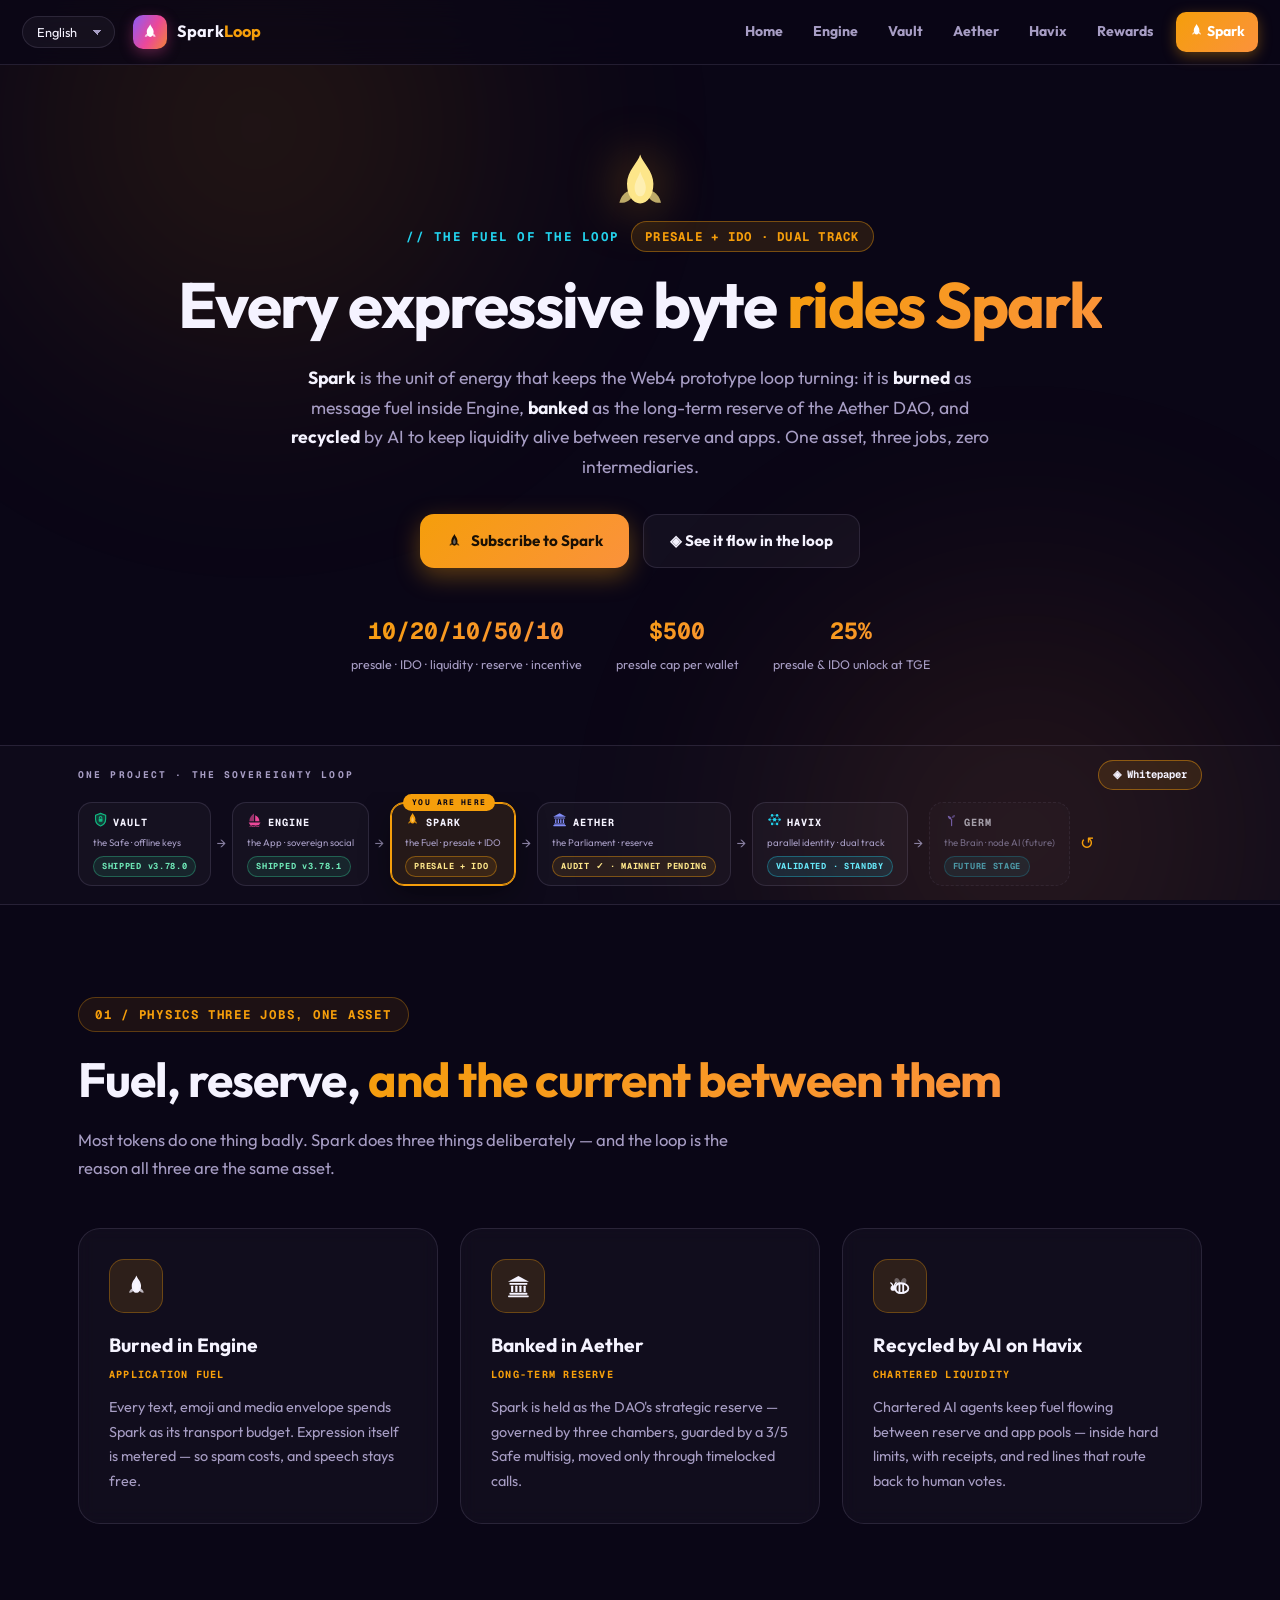
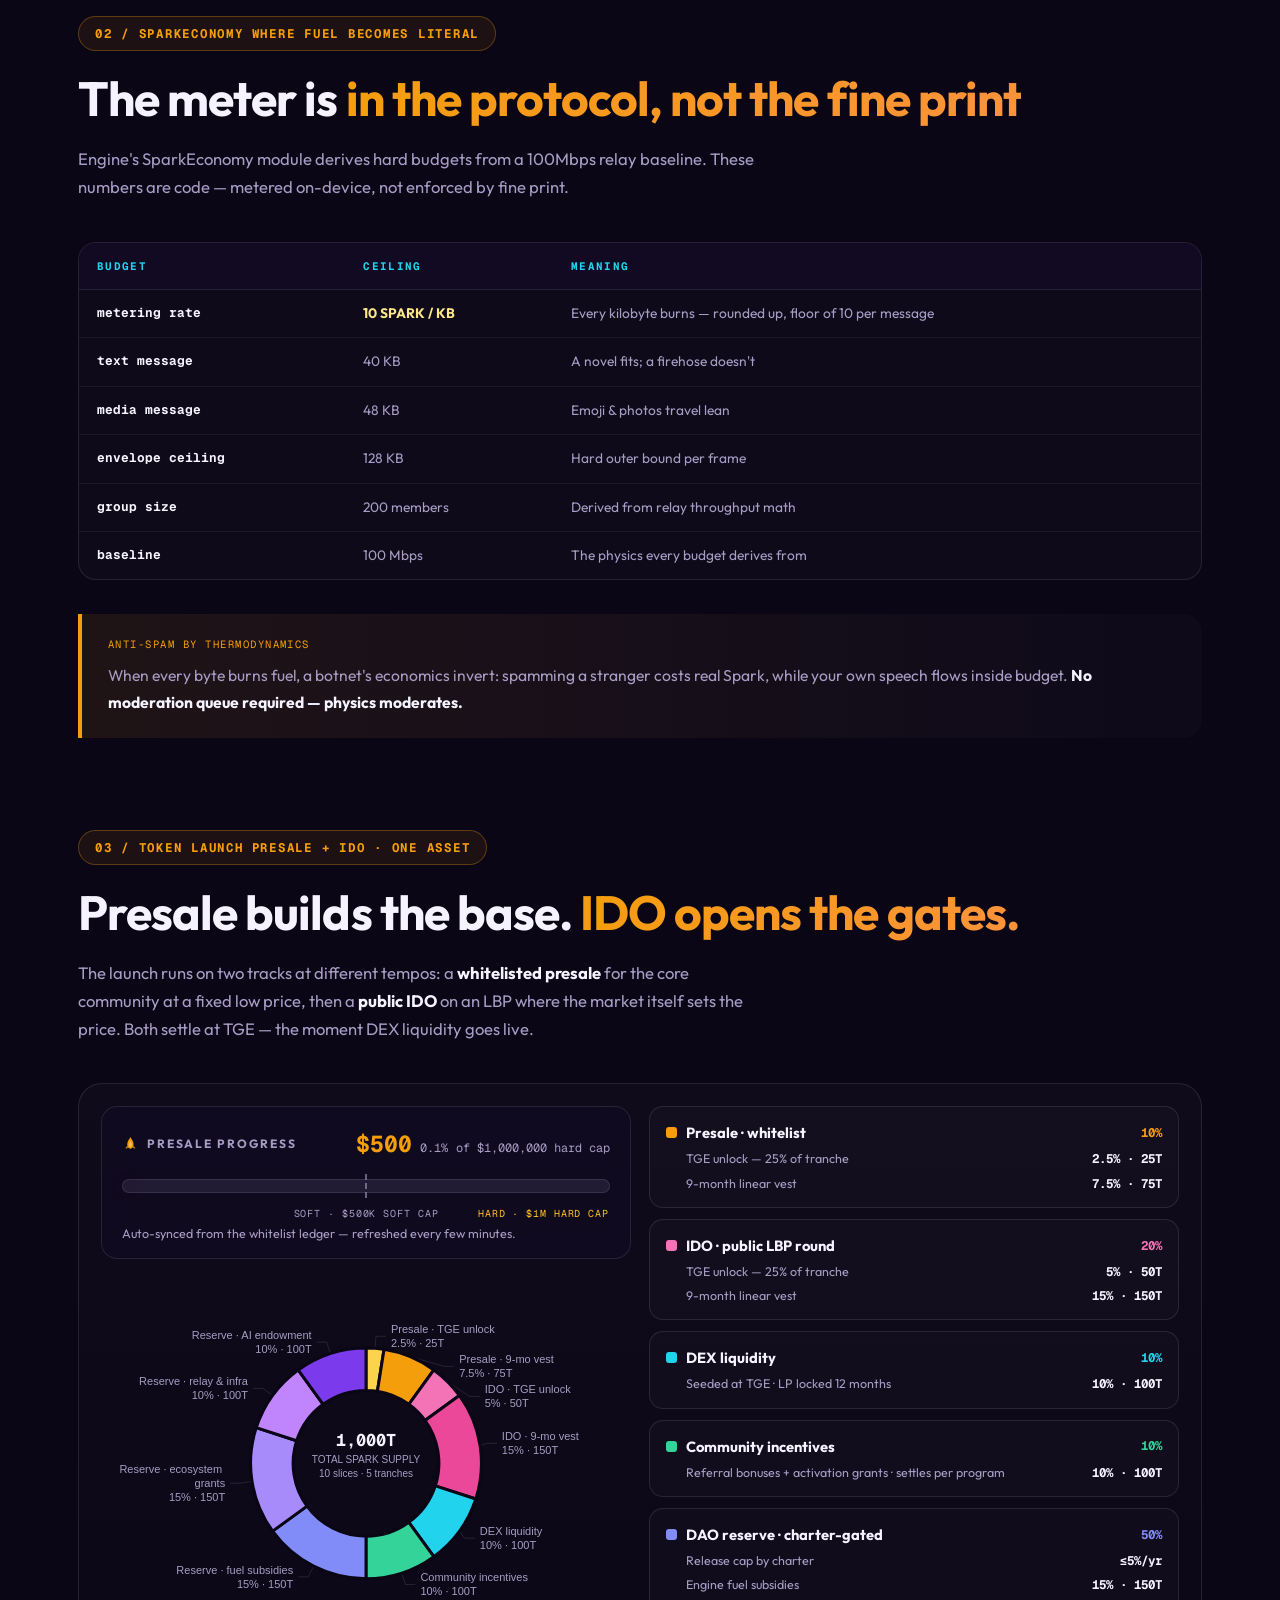
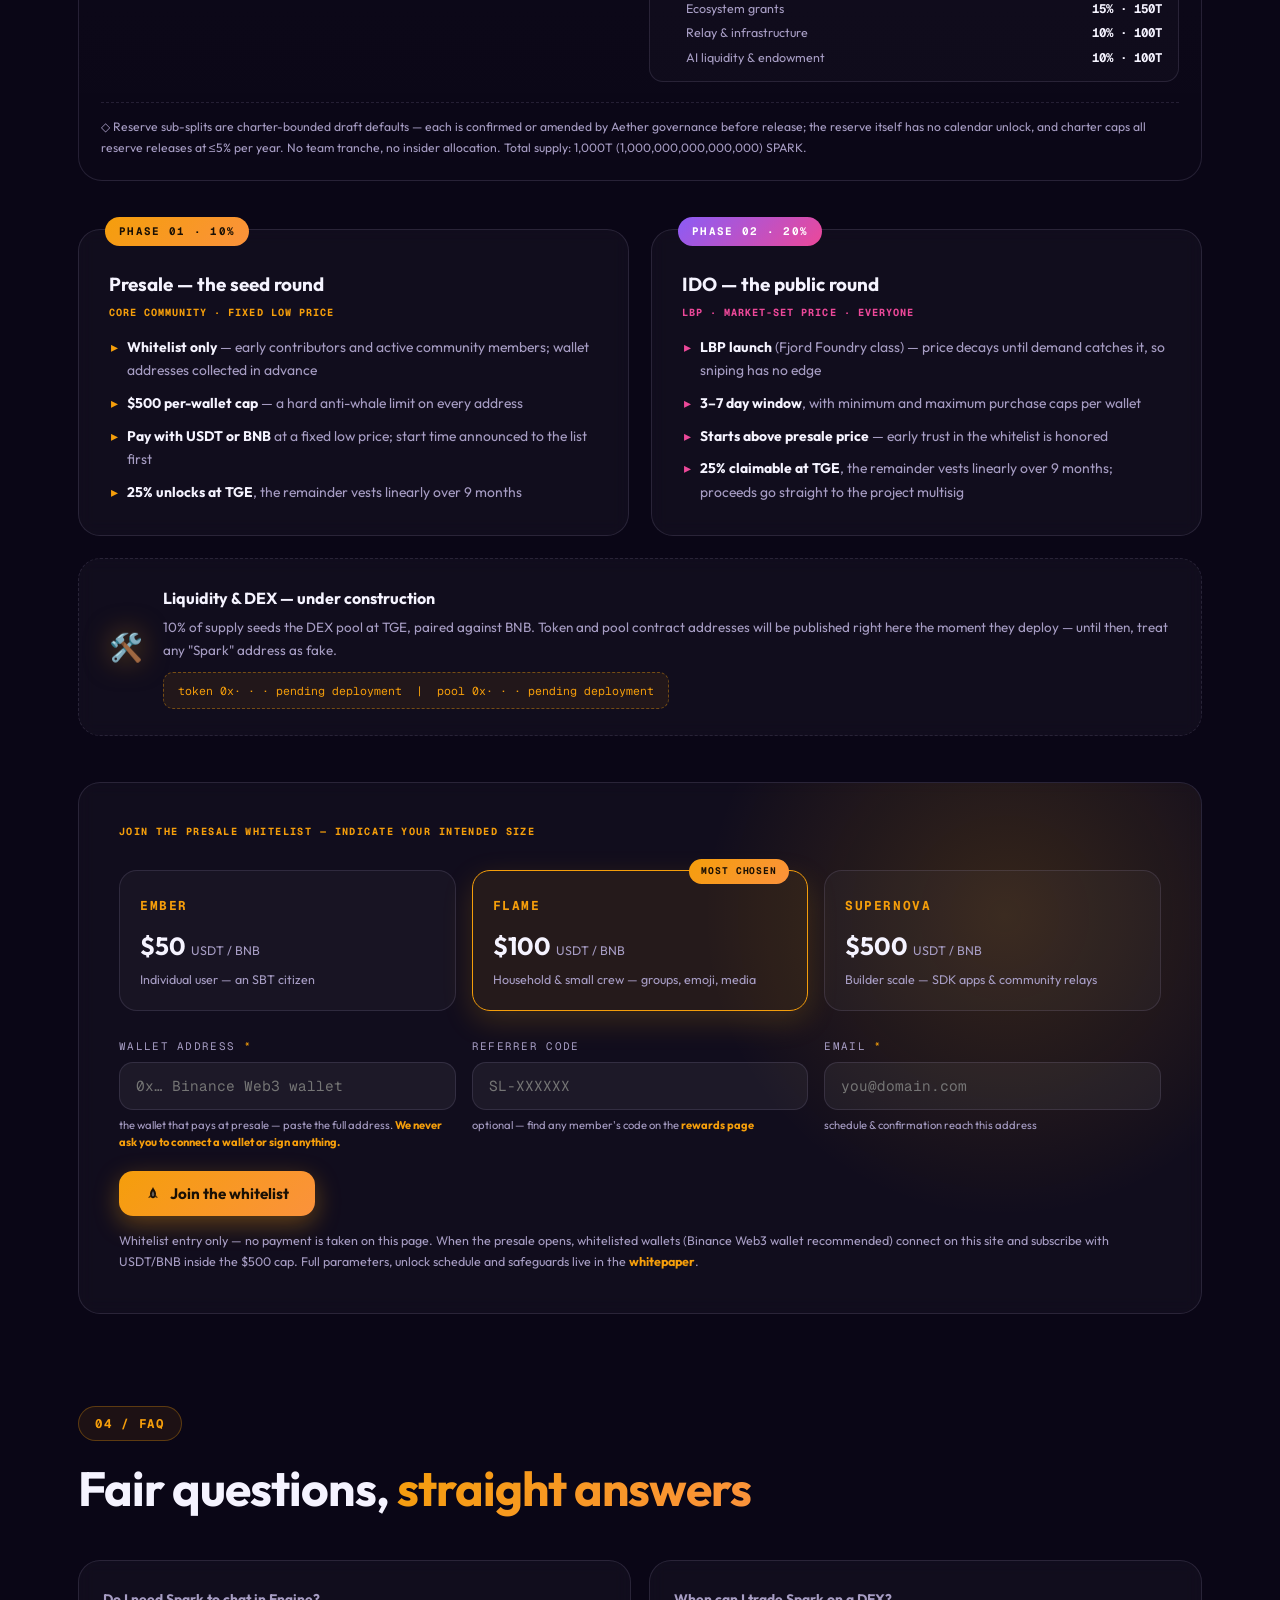
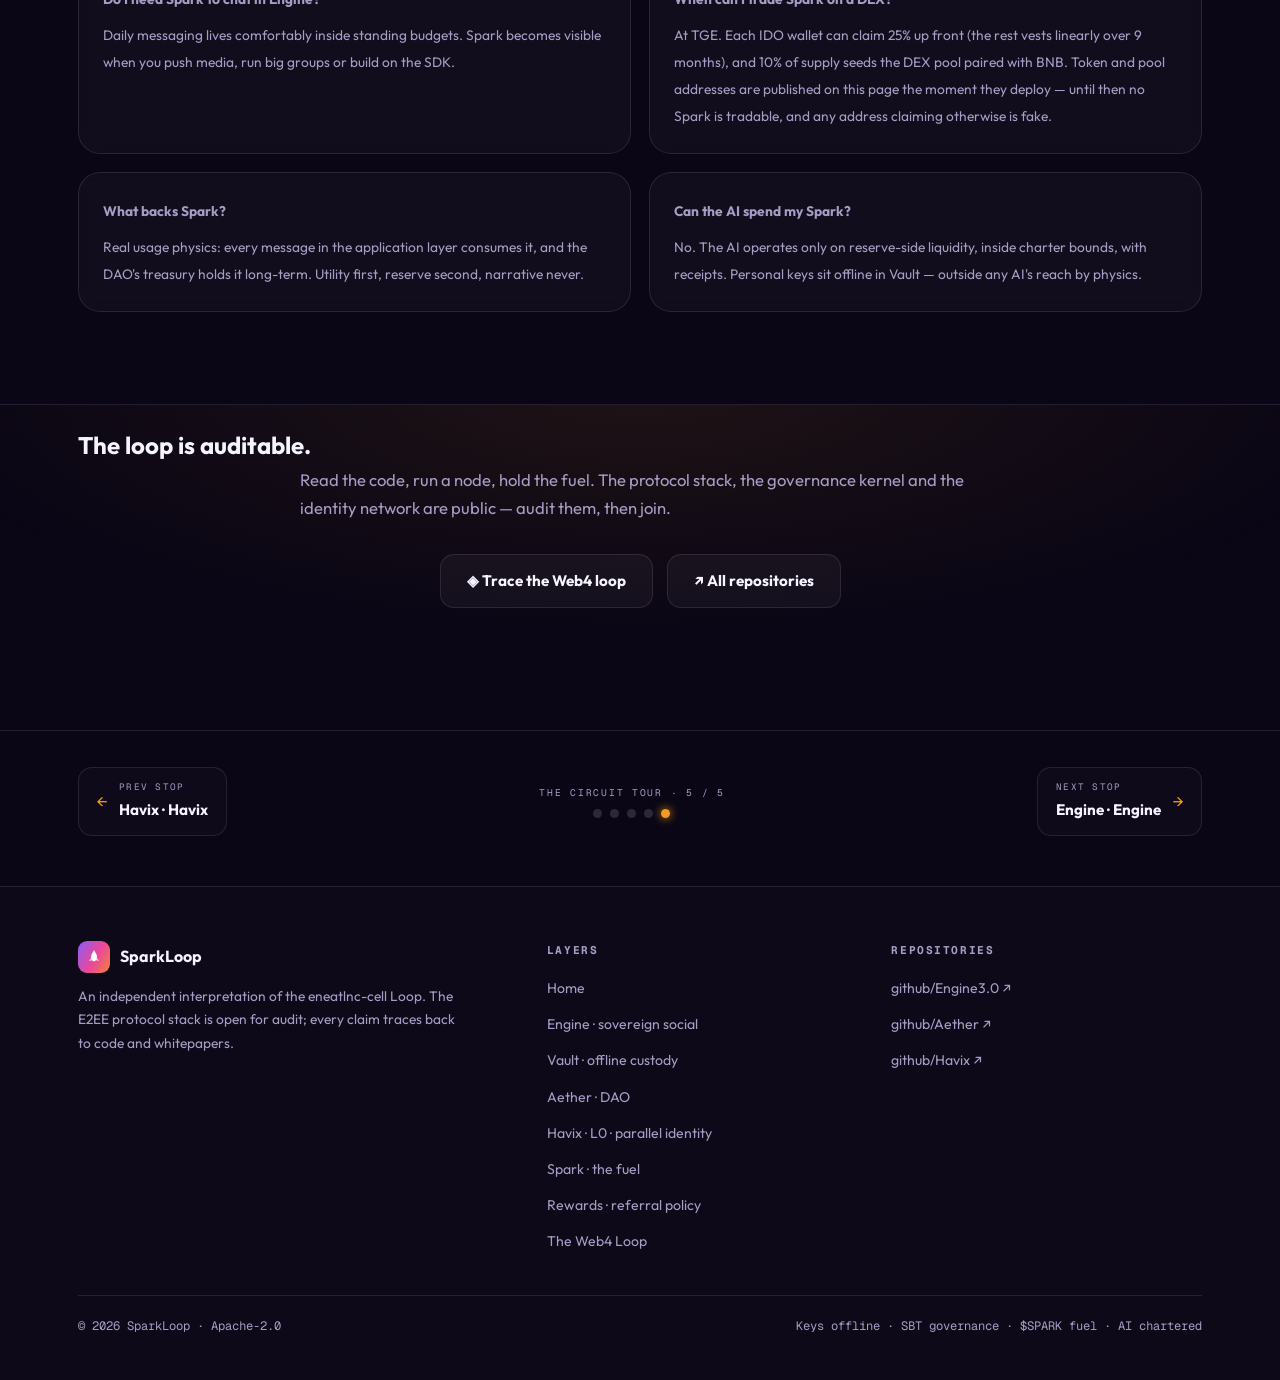
<file: spark.html>
<!DOCTYPE html>
<!-- Generated by Trae Work -->
<html lang="en" data-lang="en">
<head>
<meta charset="UTF-8">
<meta name="viewport" content="width=device-width, initial-scale=1.0">
<title>Spark — The Fuel of the Loop · Spark Loop</title>
<meta name="description" content="Spark is the fuel of the Web4 prototype loop: burned by every expressive byte in Engine, banked long-term in the Aether reserve, and recycled by AI. Presale whitelist open, public IDO to follow, DEX liquidity at TGE.">
<link rel="icon" type="image/svg+xml" href="assets/favicon.svg">
<!-- canonical + social card — replace the host when moving to a custom domain -->
<link rel="canonical" href="https://eneatlnc-cell.github.io/Spark/spark.html">
<meta property="og:type" content="website">
<meta property="og:title" content="Spark — The Fuel of the Loop · Spark Loop">
<meta property="og:description" content="Spark is the fuel of the Web4 prototype loop: burned by every expressive byte in Engine, banked long-term in the Aether reserve, and recycled by AI. Presale whitelist open, public IDO to follow, DEX liquidity at TGE.">
<meta property="og:url" content="https://eneatlnc-cell.github.io/Spark/spark.html">
<meta property="og:image" content="https://eneatlnc-cell.github.io/Spark/assets/og-card.jpg">
<meta property="og:image:width" content="1200">
<meta property="og:image:height" content="630">
<meta property="og:image:alt" content="Spark Loop — one loop, four layers, zero intermediaries. $SPARK is the fuel.">
<meta name="twitter:card" content="summary_large_image">
<meta name="twitter:title" content="Spark — The Fuel of the Loop · Spark Loop">
<meta name="twitter:description" content="Spark is the fuel of the Web4 prototype loop: burned by every expressive byte in Engine, banked long-term in the Aether reserve, and recycled by AI. Presale whitelist open, public IDO to follow, DEX liquidity at TGE.">
<meta name="twitter:image" content="https://eneatlnc-cell.github.io/Spark/assets/og-card.jpg">
<script type="application/ld+json">
{
  "@context": "https://schema.org",
  "@type": "FAQPage",
  "mainEntity": [
    {
      "@type": "Question",
      "name": "Do I need Spark to chat in Engine?",
      "acceptedAnswer": { "@type": "Answer", "text": "Daily messaging lives comfortably inside standing budgets. Spark becomes visible when you push media, run big groups or build on the SDK." }
    },
    {
      "@type": "Question",
      "name": "When can I trade Spark on a DEX?",
      "acceptedAnswer": { "@type": "Answer", "text": "At TGE. Each IDO wallet can claim 25% up front (the rest vests linearly over 9 months), and 10% of supply seeds the DEX pool paired with BNB. Token and pool addresses are published on this page the moment they deploy — until then no Spark is tradable, and any address claiming otherwise is fake." }
    },
    {
      "@type": "Question",
      "name": "What backs Spark?",
      "acceptedAnswer": { "@type": "Answer", "text": "Real usage physics: every message in the application layer consumes it, and the DAO's treasury holds it long-term. Utility first, reserve second, narrative never." }
    },
    {
      "@type": "Question",
      "name": "Can the AI spend my Spark?",
      "acceptedAnswer": { "@type": "Answer", "text": "No. The AI operates only on reserve-side liquidity, inside charter bounds, with receipts. Personal keys sit offline in Vault — outside any AI's reach by physics." }
    }
  ]
}
</script>
<link rel="stylesheet" href="assets/site.css">
<style>
.spark-hero-emoji { font-size: 4.4rem; line-height: 1; filter: drop-shadow(0 0 26px rgba(245,158,11,0.55)); animation: float 4s ease-in-out infinite; display: inline-block; }
@keyframes float { 0%,100% { transform: translateY(0); } 50% { transform: translateY(-12px); } }
.role-grid { display: grid; grid-template-columns: repeat(3, 1fr); gap: 22px; margin-top: 46px; }
.role-card { padding: 30px; position: relative; overflow: hidden; }
.role-card .rc-ic { width: 54px; height: 54px; border-radius: 15px; display: grid; place-items: center; font-size: 1.6rem; margin-bottom: 16px; background: rgba(245,158,11,0.12); border: 1px solid rgba(245,158,11,0.32); }
.role-card h3 { font-size: 1.2rem; }
.role-card .rc-tag { font-family: var(--font-mono); font-size: 0.64rem; font-weight: 700; letter-spacing: 0.12em; text-transform: uppercase; color: var(--amber); margin: 4px 0 12px; }
.role-card p { font-size: 0.9rem; color: var(--muted); }
.faq-grid { display: grid; grid-template-columns: 1fr 1fr; gap: 18px; margin-top: 44px; }
.faq { padding: 24px; }
.faq b { display: block; font-size: 1rem; margin-bottom: 8px; }
.faq span { font-size: 0.86rem; color: var(--muted); }
.tier-pop { position: absolute; top: -12px; right: 18px; font-family: var(--font-mono); font-size: 0.6rem; font-weight: 700; letter-spacing: 0.1em; color: #1A1005; background: var(--grad-spark); border-radius: 100px; padding: 4px 12px; }
/* token launch — one square matrix: progress above pie (left), allocation detail (right) */
.launch-board {
  margin-top: 40px; padding: 22px;
  display: grid; grid-template-columns: 1fr 1fr; grid-template-rows: auto minmax(0, 1fr) auto;
  gap: 18px; align-items: stretch;
  border: 1px solid var(--rule); border-radius: 24px;
  background: linear-gradient(180deg, rgba(255,255,255,0.025), rgba(255,255,255,0.008));
}
.launch-board .pp-wrap { grid-column: 1; grid-row: 1; max-width: none; margin: 0; height: 100%; box-sizing: border-box; }
.launch-board .alloc-chart { grid-column: 1; grid-row: 2; min-height: 360px; border: none; border-radius: 0; background: none; }
.launch-board .alloc-detail { grid-column: 2; grid-row: 1 / 3; display: flex; flex-direction: column; justify-content: center; }
.launch-board .alloc-note { grid-column: 1 / 3; grid-row: 3; margin: 2px 0 0; padding-top: 14px; border-top: 1px dashed var(--rule); }
.ad-group { border: 1px solid var(--rule); border-radius: 14px; padding: 13px 16px; margin-bottom: 11px; background: rgba(255,255,255,0.02); flex: 1; display: flex; flex-direction: column; justify-content: center; }
.ad-group:last-child { margin-bottom: 0; }
.ad-head { display: flex; align-items: center; gap: 9px; font-size: 0.92rem; }
.ad-head .al-dot { width: 11px; height: 11px; border-radius: 3px; background: var(--ac); flex-shrink: 0; }
.ad-head b { display: block; }
.ad-share { margin-left: auto; font-family: var(--font-mono); font-size: 0.78rem; font-weight: 700; color: var(--ac); }
.ad-row { display: flex; justify-content: space-between; gap: 10px; font-size: 0.78rem; color: var(--muted); padding: 3px 0 0 20px; }
.ad-row b { font-family: var(--font-mono); font-weight: 600; color: var(--ink); }
.alloc-note { font-size: 0.76rem; color: var(--muted); margin-top: 14px; }
.alloc-note .en, .alloc-note .zh { display: block; }
.phase-grid { display: grid; grid-template-columns: 1fr 1fr; gap: 22px; margin-top: 48px; }
.phase-card { padding: 30px; position: relative; }
.phase-card .ph-badge { position: absolute; top: -13px; left: 26px; font-family: var(--font-mono); font-weight: 700; font-size: 0.68rem; letter-spacing: 0.12em; padding: 5px 14px; border-radius: 100px; color: #1A1005; background: var(--grad-spark); }
.phase-card.alt .ph-badge { color: #fff; background: var(--grad-engine); }
.phase-card h3 { font-size: 1.18rem; margin: 8px 0 4px; }
.phase-card .ph-sub { font-family: var(--font-mono); font-size: 0.64rem; font-weight: 700; letter-spacing: 0.1em; text-transform: uppercase; color: var(--amber); margin-bottom: 14px; }
.phase-card.alt .ph-sub { color: var(--accent2); }
.phase-card ul { list-style: none; display: flex; flex-direction: column; gap: 9px; }
.phase-card ul li { font-size: 0.87rem; color: var(--muted); padding-left: 18px; position: relative; }
.phase-card ul li::before { content: "▸"; position: absolute; left: 2px; color: var(--amber); }
.phase-card.alt ul li::before { color: var(--accent2); }
.phase-card ul li b { color: var(--ink); }
.dex-slot { margin-top: 22px; padding: 26px 30px; display: flex; gap: 20px; align-items: center; flex-wrap: wrap; border-style: dashed; }
.dex-slot .dx-ic { font-size: 1.7rem; filter: drop-shadow(0 0 14px rgba(245,158,11,.5)); }
.dex-slot .dx-body { flex: 1; min-width: 240px; }
.dex-slot b { display: block; font-size: 1rem; margin-bottom: 4px; }
.dex-slot p { font-size: 0.84rem; color: var(--muted); }
.dex-slot .dx-addr { font-family: var(--font-mono); font-size: 0.72rem; color: var(--amber); border: 1px dashed rgba(245,158,11,.4); background: rgba(245,158,11,.07); border-radius: 10px; padding: 8px 14px; margin-top: 10px; display: inline-block; }
.sub-head { font-family: var(--font-mono); font-size: 0.64rem; font-weight: 700; letter-spacing: 0.14em; text-transform: uppercase; color: var(--amber); margin-bottom: 18px; }
@media (max-width: 1020px) {
  .role-grid, .faq-grid, .phase-grid { grid-template-columns: 1fr; }
  .launch-board { grid-template-columns: 1fr; grid-template-rows: none; }
  .launch-board .pp-wrap, .launch-board .alloc-chart, .launch-board .alloc-detail, .launch-board .alloc-note { grid-column: 1; grid-row: auto; }
  .launch-board .pp-wrap { height: auto; }
  .launch-board .alloc-chart { min-height: 340px; }
  .launch-board .alloc-detail { display: block; }
  .ad-group { flex: none; }
}
@media (max-width: 560px) { .launch-board { padding: 14px; gap: 14px; } }
</style>
</head>
<body data-page="spark">
<div class="aurora"></div>

<!-- ============ NAV ============ -->
<nav>
  <div class="nav-inner">
    <div class="lang-switch" role="group" aria-label="Language / 语言">
      <button data-set="en" class="on">EN</button>
      <button data-set="zh">中文</button>
    </div>
    <a class="nav-logo" href="index.html"><span class="logo-mark"><i data-ic="flame"></i></span><span>Spark<span style="color:var(--amber)">Loop</span></span></a>
    <button class="burger" aria-label="menu">☰</button>
    <div class="nav-links">
      <a href="index.html"><span data-i18n="spark.nav_home">Home</span></a>
      <a href="engine.html">Engine</a>
      <a href="vault.html">Vault</a>
      <a href="aether.html">Aether</a>
      <a href="havix.html">Havix</a>
      <a href="rewards.html"><span data-i18n="spark.nav_rewards">Rewards</span></a>
      <a class="nav-cta" href="spark.html"><i data-ic="flame"></i> Spark</a>
    </div>
  </div>
</nav>

<!-- ============ HERO ============ -->
<header class="page-hero">
  <div class="container center">
    <div class="spark-hero-emoji reveal"><i data-ic="flame"></i></div>
    <div class="hero-kicker" style="justify-content:center">
      <span>// THE FUEL OF THE LOOP</span>
      <span class="chip-layer"><span data-i18n="spark.hero_chip">PRESALE + IDO · DUAL TRACK</span></span>
    </div>
    <h1>
      <span data-i18n="spark.hero_h1_1">Every expressive byte</span>
      <span class="grad"><span data-i18n="spark.hero_h1_2">rides Spark</span></span>
    </h1>
    <p class="hero-desc" style="margin-left:auto;margin-right:auto">
      <span data-i18n="spark.hero_desc"><strong>Spark</strong> is the unit of energy that keeps the Web4 prototype loop turning: it is <strong>burned</strong> as message fuel inside Engine, <strong>banked</strong> as the long-term reserve of the Aether DAO, and <strong>recycled</strong> by AI to keep liquidity alive between reserve and apps. One asset, three jobs, zero intermediaries.</span>
    </p>
    <div class="hero-actions" style="justify-content:center">
      <a class="btn btn-amber" href="#subscribe"><i data-ic="flame"></i> <span data-i18n="spark.subscribe_btn">Subscribe to Spark</span></a>
      <a class="btn btn-ghost" href="index.html#circuit"><span data-i18n="spark.see_flow">◈ See it flow in the loop</span></a>
    </div>
    <div class="hero-stats" style="justify-content:center">
      <div class="hs"><b>10/20/10/50/10</b><span data-i18n="spark.hs_split">presale · IDO · liquidity · reserve · incentive</span></div>
      <div class="hs"><b>$500</b><span data-i18n="spark.hs_cap">presale cap per wallet</span></div>
      <div class="hs"><b>25%</b><span data-i18n="spark.hs_unlock">presale &amp; IDO unlock at TGE</span></div>
    </div>
  </div>
</header>

<!-- ============ THREE JOBS ============ -->
<section id="jobs">
  <div class="container">
    <div class="reveal">
      <span class="section-tag" style="color:var(--amber);background:rgba(245,158,11,0.08);border-color:rgba(245,158,11,0.3)">01 / PHYSICS <span data-i18n="spark.tag_jobs">THREE JOBS, ONE ASSET</span></span>
      <h2 class="section-title"><span data-i18n="spark.title_fuel">Fuel, reserve,</span> <span class="grad"><span data-i18n="spark.title_current">and the current between them</span></span></h2>
      <p class="section-sub">
        <span data-i18n="spark.sub_jobs">Most tokens do one thing badly. Spark does three things deliberately — and the loop is the reason all three are the same asset.</span>
      </p>
    </div>
    <div class="role-grid">
      <div class="glass role-card reveal">
        <div class="rc-ic"><i data-ic="flame"></i></div>
        <h3><span data-i18n="spark.cd1_title">Burned in Engine</span></h3>
        <div class="rc-tag"><span data-i18n="spark.cd1_tag">APPLICATION FUEL</span></div>
        <p><span data-i18n="spark.cd1_desc">Every text, emoji and media envelope spends Spark as its transport budget. Expression itself is metered — so spam costs, and speech stays free.</span></p>
      </div>
      <div class="glass role-card reveal">
        <div class="rc-ic"><i data-ic="temple"></i></div>
        <h3><span data-i18n="spark.cd2_title">Banked in Aether</span></h3>
        <div class="rc-tag"><span data-i18n="spark.cd2_tag">LONG-TERM RESERVE</span></div>
        <p><span data-i18n="spark.cd2_desc">Spark is held as the DAO's strategic reserve — governed by three chambers, guarded by a 3/5 Safe multisig, moved only through timelocked calls.</span></p>
      </div>
      <div class="glass role-card reveal">
        <div class="rc-ic"><i data-ic="bee"></i></div>
        <h3><span data-i18n="spark.cd3_title">Recycled by AI on Havix</span></h3>
        <div class="rc-tag"><span data-i18n="spark.cd3_tag">CHARTERED LIQUIDITY</span></div>
        <p><span data-i18n="spark.cd3_desc">Chartered AI agents keep fuel flowing between reserve and app pools — inside hard limits, with receipts, and red lines that route back to human votes.</span></p>
      </div>
    </div>
  </div>
</section>

<!-- ============ BUDGETS ============ -->
<section id="budgets" style="padding-top:0">
  <div class="container">
    <div class="reveal">
      <span class="section-tag" style="color:var(--amber);background:rgba(245,158,11,0.08);border-color:rgba(245,158,11,0.3)">02 / SPARKECONOMY <span data-i18n="spark.tag_budgets">WHERE FUEL BECOMES LITERAL</span></span>
      <h2 class="section-title"><span data-i18n="spark.title_meter">The meter is</span> <span class="grad"><span data-i18n="spark.title_protocol">in the protocol, not the fine print</span></span></h2>
      <p class="section-sub">
        <span data-i18n="spark.sub_budgets">Engine's SparkEconomy module derives hard budgets from a 100Mbps relay baseline. These numbers are code — metered on-device, not enforced by fine print.</span>
      </p>
    </div>
    <div class="table-wrap reveal">
      <table class="tbl">
        <thead><tr><th><span data-i18n="spark.th_budget">Budget</span></th><th><span data-i18n="spark.th_ceiling">Ceiling</span></th><th><span data-i18n="spark.th_meaning">Meaning</span></th></tr></thead>
        <tbody>
          <tr><td class="mono">metering rate</td><td><b style="color:#FDE68A">10 SPARK / KB</b></td><td><span data-i18n="spark.row_metering">Every kilobyte burns — rounded up, floor of 10 per message</span></td></tr>
          <tr><td class="mono">text message</td><td>40 KB</td><td><span data-i18n="spark.row_text">A novel fits; a firehose doesn't</span></td></tr>
          <tr><td class="mono">media message</td><td>48 KB</td><td><span data-i18n="spark.row_media">Emoji &amp; photos travel lean</span></td></tr>
          <tr><td class="mono">envelope ceiling</td><td>128 KB</td><td><span data-i18n="spark.row_ceiling">Hard outer bound per frame</span></td></tr>
          <tr><td class="mono">group size</td><td>200 <span data-i18n="spark.row_members">members</span></td><td><span data-i18n="spark.row_group">Derived from relay throughput math</span></td></tr>
          <tr><td class="mono">baseline</td><td>100 Mbps</td><td><span data-i18n="spark.row_baseline">The physics every budget derives from</span></td></tr>
        </tbody>
      </table>
    </div>
    <div class="callout reveal">
      <span class="co-tag"><span data-i18n="spark.co_antispam">ANTI-SPAM BY THERMODYNAMICS</span></span>
      <span data-i18n="spark.co_callout">When every byte burns fuel, a botnet's economics invert: spamming a stranger costs real Spark, while your own speech flows inside budget. <b>No moderation queue required — physics moderates.</b></span>
    </div>
  </div>
</section>

<!-- ============ SUBSCRIBE ============ -->
<section id="subscribe" style="padding-top:0">
  <div class="container">
    <div class="reveal">
      <span class="section-tag" style="color:var(--amber);background:rgba(245,158,11,0.08);border-color:rgba(245,158,11,0.3)">03 / TOKEN LAUNCH <span data-i18n="spark.tag_launch">PRESALE + IDO · ONE ASSET</span></span>
      <h2 class="section-title"><span data-i18n="spark.title_presale">Presale builds the base.</span> <span class="grad"><span data-i18n="spark.title_ido">IDO opens the gates.</span></span></h2>
      <p class="section-sub">
        <span data-i18n="spark.sub_launch">The launch runs on two tracks at different tempos: a <b>whitelisted presale</b> for the core community at a fixed low price, then a <b>public IDO</b> on an LBP where the market itself sets the price. Both settle at TGE — the moment DEX liquidity goes live.</span>
      </p>
    </div>

    <!-- Launch board — progress / pie / allocation unified in one square matrix -->
    <div class="launch-board reveal">
      <!-- Presale progress (top-left) — dynamic, driven by assets/presale-progress.js -->
      <div class="pp-wrap" data-pp>
        <div class="pp-head">
          <div class="pp-label"><i data-ic="flame"></i><span data-i18n="spark.pp_label">Presale Progress</span></div>
          <div class="pp-num"><b data-pp-raised>$0</b><span class="pp-pct" data-pp-pct>0%</span><span data-i18n="spark.pp_hardcap">of $1,000,000 hard cap</span></div>
        </div>
        <div class="pp-track" data-pp-track role="progressbar" aria-valuemin="0" aria-valuemax="1000000" aria-valuenow="0" aria-label="Presale subscription progress">
          <div class="pp-fill" data-pp-fill></div>
          <div class="pp-soft" data-pp-soft><span class="pp-tick"></span><span class="pp-cap">SOFT · $500K <span data-i18n="spark.pp_softcap">SOFT CAP</span></span></div>
          <div class="pp-hard"><span class="pp-cap">HARD · $1M <span data-i18n="spark.pp_hardcap_lbl">HARD CAP</span></span></div>
        </div>
        <div class="pp-foot"><span data-pp-phase><span data-i18n="spark.pp_phase">Whitelist open — intended amounts aggregate into this bar as wallets register.</span></span></div>
      </div>

      <!-- Allocation pie (bottom-left) -->
      <div id="allocChart" class="alloc-chart" role="img" aria-label="Spark allocation pie: presale 10% (2.5% at TGE + 7.5% nine-month vesting), IDO 20% (5% at TGE + 15% nine-month vesting), DEX liquidity 10%, community incentives 10%, DAO reserve 50% (fuel subsidies 15%, ecosystem grants 15%, relay and infrastructure 10%, AI liquidity and endowment 10%, release capped at 5 percent per year by charter)"></div>

      <!-- Allocation detail (right column, aligned with progress + pie) -->
      <div class="alloc-detail">
        <div class="ad-group" style="--ac:#F59E0B">
          <div class="ad-head"><span class="al-dot"></span><b><span data-i18n="spark.ad_presale">Presale · whitelist</span></b><span class="ad-share">10%</span></div>
          <div class="ad-row"><span><span data-i18n="spark.ad_tge25">TGE unlock — 25% of tranche</span></span><b>2.5% · <span data-i18n="spark.ad_25t">25T</span></b></div>
          <div class="ad-row"><span><span data-i18n="spark.ad_vest9">9-month linear vest</span></span><b>7.5% · <span data-i18n="spark.ad_75t">75T</span></b></div>
        </div>
        <div class="ad-group" style="--ac:#F472B6">
          <div class="ad-head"><span class="al-dot"></span><b><span data-i18n="spark.ad_ido">IDO · public LBP round</span></b><span class="ad-share">20%</span></div>
          <div class="ad-row"><span><span data-i18n="spark.ad_tge25">TGE unlock — 25% of tranche</span></span><b>5% · <span data-i18n="spark.ad_50t">50T</span></b></div>
          <div class="ad-row"><span><span data-i18n="spark.ad_vest9">9-month linear vest</span></span><b>15% · <span data-i18n="spark.ad_150t">150T</span></b></div>
        </div>
        <div class="ad-group" style="--ac:#22D3EE">
          <div class="ad-head"><span class="al-dot"></span><b><span data-i18n="spark.ad_dex">DEX liquidity</span></b><span class="ad-share">10%</span></div>
          <div class="ad-row"><span><span data-i18n="spark.ad_dex_seed">Seeded at TGE · LP locked 12 months</span></span><b>10% · <span data-i18n="spark.ad_100t">100T</span></b></div>
        </div>
        <div class="ad-group" style="--ac:#34D399">
          <div class="ad-head"><span class="al-dot"></span><b><span data-i18n="spark.ad_community">Community incentives</span></b><span class="ad-share">10%</span></div>
          <div class="ad-row"><span><span data-i18n="spark.ad_referral">Referral bonuses + activation grants · settles per program</span></span><b>10% · <span data-i18n="spark.ad_100t">100T</span></b></div>
        </div>
        <div class="ad-group" style="--ac:#818CF8">
          <div class="ad-head"><span class="al-dot"></span><b><span data-i18n="spark.ad_reserve">DAO reserve · charter-gated</span></b><span class="ad-share">50%</span></div>
          <div class="ad-row"><span><span data-i18n="spark.ad_release_cap">Release cap by charter</span></span><b><span data-i18n="spark.ad_pct_yr">≤5%/yr</span></b></div>
          <div class="ad-row"><span><span data-i18n="spark.ad_fuel">Engine fuel subsidies</span></span><b>15% · <span data-i18n="spark.ad_150t">150T</span></b></div>
          <div class="ad-row"><span><span data-i18n="spark.ad_grants">Ecosystem grants</span></span><b>15% · <span data-i18n="spark.ad_150t">150T</span></b></div>
          <div class="ad-row"><span><span data-i18n="spark.ad_relay">Relay &amp; infrastructure</span></span><b>10% · <span data-i18n="spark.ad_100t">100T</span></b></div>
          <div class="ad-row"><span><span data-i18n="spark.ad_ai">AI liquidity &amp; endowment</span></span><b>10% · <span data-i18n="spark.ad_100t">100T</span></b></div>
        </div>
      </div>

      <p class="alloc-note">
        <span data-i18n="spark.alloc_note">◇ Reserve sub-splits are charter-bounded draft defaults — each is confirmed or amended by Aether governance before release; the reserve itself has no calendar unlock, and charter caps all reserve releases at ≤5% per year. No team tranche, no insider allocation. Total supply: 1,000T (1,000,000,000,000,000) SPARK.</span>
      </p>
    </div>

    <div class="phase-grid">
      <div class="glass phase-card reveal">
        <span class="ph-badge">PHASE 01 · 10%</span>
        <h3><span data-i18n="spark.ph1_title">Presale — the seed round</span></h3>
        <div class="ph-sub"><span data-i18n="spark.ph1_sub">CORE COMMUNITY · FIXED LOW PRICE</span></div>
        <ul>
          <li><span data-i18n="spark.ph1_l1"><b>Whitelist only</b> — early contributors and active community members; wallet addresses collected in advance</span></li>
          <li><span data-i18n="spark.ph1_l2"><b>$500 per-wallet cap</b> — a hard anti-whale limit on every address</span></li>
          <li><span data-i18n="spark.ph1_l3"><b>Pay with USDT or BNB</b> at a fixed low price; start time announced to the list first</span></li>
          <li><span data-i18n="spark.ph1_l4"><b>25% unlocks at TGE</b>, the remainder vests linearly over 9 months</span></li>
        </ul>
      </div>
      <div class="glass phase-card alt reveal">
        <span class="ph-badge">PHASE 02 · 20%</span>
        <h3><span data-i18n="spark.ph2_title">IDO — the public round</span></h3>
        <div class="ph-sub"><span data-i18n="spark.ph2_sub">LBP · MARKET-SET PRICE · EVERYONE</span></div>
        <ul>
          <li><span data-i18n="spark.ph2_l1"><b>LBP launch</b> (Fjord Foundry class) — price decays until demand catches it, so sniping has no edge</span></li>
          <li><span data-i18n="spark.ph2_l2"><b>3–7 day window</b>, with minimum and maximum purchase caps per wallet</span></li>
          <li><span data-i18n="spark.ph2_l3"><b>Starts above presale price</b> — early trust in the whitelist is honored</span></li>
          <li><span data-i18n="spark.ph2_l4"><b>25% claimable at TGE</b>, the remainder vests linearly over 9 months; proceeds go straight to the project multisig</span></li>
        </ul>
      </div>
    </div>

    <div class="glass dex-slot reveal">
      <span class="dx-ic">🛠️</span>
      <div class="dx-body">
        <b><span data-i18n="spark.dex_title">Liquidity &amp; DEX — under construction</span></b>
        <p><span data-i18n="spark.dex_desc">10% of supply seeds the DEX pool at TGE, paired against BNB. Token and pool contract addresses will be published right here the moment they deploy — until then, treat any "Spark" address as fake.</span></p>
        <span class="dx-addr">token&nbsp;0x· · · pending deployment&nbsp;&nbsp;|&nbsp;&nbsp;pool&nbsp;0x· · · pending deployment</span>
      </div>
    </div>

    <div class="glass sub-card reveal">
      <div class="sub-head"><span data-i18n="spark.sub_head">JOIN THE PRESALE WHITELIST — INDICATE YOUR INTENDED SIZE</span></div>
      <div class="sub-tiers">
        <div class="sub-tier" data-tier="Ember">
          <span class="st-name">EMBER</span>
          <div class="st-amt">$50 <small><span data-i18n="spark.usdt_bnb">USDT / BNB</span></small></div>
          <div class="st-desc"><span data-i18n="spark.tier_ember_desc">Individual user — an SBT citizen</span></div>
        </div>
        <div class="sub-tier sel" data-tier="Flame">
          <span class="tier-pop"><span data-i18n="spark.tier_flame_pop">MOST CHOSEN</span></span>
          <span class="st-name">FLAME</span>
          <div class="st-amt">$100 <small><span data-i18n="spark.usdt_bnb">USDT / BNB</span></small></div>
          <div class="st-desc"><span data-i18n="spark.tier_flame_desc">Household &amp; small crew — groups, emoji, media</span></div>
        </div>
        <div class="sub-tier" data-tier="Supernova">
          <span class="st-name">SUPERNOVA</span>
          <div class="st-amt">$500 <small><span data-i18n="spark.usdt_bnb">USDT / BNB</span></small></div>
          <div class="st-desc"><span data-i18n="spark.tier_super_desc">Builder scale — SDK apps &amp; community relays</span></div>
        </div>
      </div>
      <form class="wl-form" id="wlForm" novalidate>
        <div class="wl-field">
          <label for="wlWallet"><span data-i18n="spark.wl_wallet_label">Wallet address</span> <em>*</em></label>
          <input type="text" id="wlWallet" required spellcheck="false" autocomplete="off"
                 placeholder="0x… Binance Web3 wallet"
                 data-ph-zh="0x…（建议填币安钱包地址）">
          <span class="wl-hint"><span data-i18n="spark.wl_wallet_hint">the wallet that pays at presale — paste the full address. <b>We never ask you to connect a wallet or sign anything.</b></span></span>
        </div>
        <div class="wl-field">
          <label for="wlRef"><span data-i18n="spark.wl_ref_label">Referrer code</span></label>
          <input type="text" id="wlRef" spellcheck="false" autocomplete="off"
                 placeholder="SL-XXXXXX"
                 data-ph-zh="SL-XXXXXX（没有可留空）">
          <span class="wl-hint"><span data-i18n="spark.wl_ref_hint">optional — find any member's code on the <a href="rewards.html">rewards page</a></span></span>
        </div>
        <div class="wl-field">
          <label for="wlEmail"><span data-i18n="spark.wl_email_label">Email</span> <em>*</em></label>
          <input type="email" id="wlEmail" required spellcheck="false"
                 placeholder="you@domain.com"
                 data-ph-zh="你的邮箱地址">
          <span class="wl-hint"><span data-i18n="spark.wl_email_hint">schedule &amp; confirmation reach this address</span></span>
        </div>
        <button class="btn btn-amber wl-submit" type="submit"><i data-ic="flame"></i> <span data-i18n="spark.wl_submit">Join the whitelist</span></button>
      </form>
      <div class="wl-ok" id="wlOk">
        <span class="ok-ic"><i data-ic="flame"></i></span>
        <div class="wl-ok-body">
          <p class="wl-ok-line"><span data-i18n="spark.wl_ok_line1">You're on the list. Your referral code:</span></p>
          <p class="wl-ok-code" id="wlOkCode">SL-······</p>
          <p class="wl-ok-line"><span data-i18n="spark.wl_ok_line2">Share it — both sides earn at TGE. Details on the <a href="rewards.html">rewards page</a>.</span></p>
          <div class="wl-ok-actions">
            <input type="text" id="wlOkShare" readonly aria-label="share link">
            <button class="btn btn-ghost" type="button" id="wlCopy"><span data-i18n="spark.wl_copy_share">COPY SHARE LINK</span></button>
            <button class="btn btn-ghost" type="button" id="wlMail"><span data-i18n="spark.wl_send_confirm">✉ SEND CONFIRMATION</span></button>
          </div>
          <p class="wl-ok-note"><span data-i18n="spark.wl_ok_note">No payment taken on this page — when presale opens, connect the same wallet (Binance Web3 works) and subscribe with USDT/BNB. Full parameters, unlock schedule and safeguards live in the <a href="whitepaper.html" style="color:var(--amber);font-weight:700">whitepaper</a>.</span></p>
          <p class="wl-sync" id="wlSync" hidden></p>
        </div>
      </div>
      <p class="sub-note">
        <span data-i18n="spark.sub_note">Whitelist entry only — no payment is taken on this page. When the presale opens, whitelisted wallets (Binance Web3 wallet recommended) connect on this site and subscribe with USDT/BNB inside the $500 cap. Full parameters, unlock schedule and safeguards live in the <a href="whitepaper.html" style="color:var(--amber);font-weight:700">whitepaper</a>.</span>
      </p>
    </div>
  </div>
</section>

<!-- ============ FAQ ============ -->
<section id="faq" style="padding-top:0">
  <div class="container">
    <div class="reveal">
      <span class="section-tag" style="color:var(--amber);background:rgba(245,158,11,0.08);border-color:rgba(245,158,11,0.3)">04 / FAQ</span>
      <h2 class="section-title"><span data-i18n="spark.faq_title1">Fair questions,</span> <span class="grad"><span data-i18n="spark.faq_title2">straight answers</span></span></h2>
    </div>
    <div class="faq-grid">
      <div class="glass faq reveal"><b><span data-i18n="spark.faq1_q">Do I need Spark to chat in Engine?</span></b><span><span data-i18n="spark.faq1_a">Daily messaging lives comfortably inside standing budgets. Spark becomes visible when you push media, run big groups or build on the SDK.</span></span></div>
      <div class="glass faq reveal"><b><span data-i18n="spark.faq2_q">When can I trade Spark on a DEX?</span></b><span><span data-i18n="spark.faq2_a">At TGE. Each IDO wallet can claim 25% up front (the rest vests linearly over 9 months), and 10% of supply seeds the DEX pool paired with BNB. Token and pool addresses are published on this page the moment they deploy — until then no Spark is tradable, and any address claiming otherwise is fake.</span></span></div>
      <div class="glass faq reveal"><b><span data-i18n="spark.faq3_q">What backs Spark?</span></b><span><span data-i18n="spark.faq3_a">Real usage physics: every message in the application layer consumes it, and the DAO's treasury holds it long-term. Utility first, reserve second, narrative never.</span></span></div>
      <div class="glass faq reveal"><b><span data-i18n="spark.faq4_q">Can the AI spend my Spark?</span></b><span><span data-i18n="spark.faq4_a">No. The AI operates only on reserve-side liquidity, inside charter bounds, with receipts. Personal keys sit offline in Vault — outside any AI's reach by physics.</span></span></div>
    </div>
  </div>
</section>

<!-- ============ CTA ============ -->
<section class="cta-band" style="padding-top:20px">
  <div class="container reveal">
    <h2><span data-i18n="spark.cta_title">The loop is auditable.</span></h2>
    <p class="section-sub" style="margin:0 auto 30px">
      <span data-i18n="spark.cta_desc">Read the code, run a node, hold the fuel. The protocol stack, the governance kernel and the identity network are public — audit them, then join.</span>
    </p>
    <div class="hero-actions" style="justify-content:center">
      <a class="btn btn-ghost" href="index.html#circuit"><span data-i18n="spark.cta_trace">◈ Trace the Web4 loop</span></a>
      <a class="btn btn-ghost" href="https://github.com/eneatlnc-cell" target="_blank" rel="noopener"><span data-i18n="spark.cta_repos">↗ All repositories</span></a>
    </div>
  </div>
</section>

<!-- ============ FOOTER ============ -->
<footer>
  <div class="container">
    <div class="foot-grid">
      <div>
        <div class="foot-logo"><span class="logo-mark"><i data-ic="flame"></i></span> SparkLoop</div>
        <p class="foot-desc"><span data-i18n="spark.foot_desc">An independent interpretation of the eneatlnc-cell Loop. The E2EE protocol stack is open for audit; every claim traces back to code and whitepapers.</span></p>
      </div>
      <div>
        <h4><span data-i18n="spark.foot_layers">Layers</span></h4>
        <ul>
          <li><a href="index.html"><span data-i18n="spark.nav_home">Home</span></a></li>
          <li><a href="engine.html">Engine · <span data-i18n="spark.foot_engine">sovereign social</span></a></li>
          <li><a href="vault.html">Vault · <span data-i18n="spark.foot_vault">offline custody</span></a></li>
          <li><a href="aether.html">Aether · DAO</a></li>
          <li><a href="havix.html">Havix · <span data-i18n="spark.foot_havix">L0 · parallel identity</span></a></li>
          <li><a href="spark.html">Spark · <span data-i18n="spark.foot_spark_t">the fuel</span></a></li>
          <li><a href="rewards.html">Rewards · <span data-i18n="spark.foot_referral">referral policy</span></a></li>
          <li><a href="index.html#circuit"><span data-i18n="spark.foot_web4">The Web4 Loop</span></a></li>
        </ul>
      </div>
      <div>
        <h4><span data-i18n="spark.foot_repos">Repositories</span></h4>
        <ul>
          <li><a href="https://github.com/eneatlnc-cell/Engine3.0" target="_blank" rel="noopener">github/Engine3.0 ↗</a></li>
          <li><a href="https://github.com/eneatlnc-cell/Aether" target="_blank" rel="noopener">github/Aether ↗</a></li>
          <li><a href="https://github.com/eneatlnc-cell/Havix" target="_blank" rel="noopener">github/Havix ↗</a></li>
        </ul>
      </div>
    </div>
    <div class="foot-bottom">
      <span>© <span class="yr">2026</span> SparkLoop · Apache-2.0</span>
      <span><span data-i18n="spark.foot_keys">Keys offline · SBT governance · $SPARK fuel · AI chartered</span></span>
    </div>
  </div>
</footer>

<script defer src="_shared/js/echarts.min.js"></script>
<script defer src="assets/whitepaper-charts.js"></script>
<script defer>document.addEventListener("DOMContentLoaded", function () { if (window.SLAllocChart) { window.SLAllocChart("allocChart"); } });</script>
<script src="assets/site-i18n.js"></script>
<script src="assets/i18n/i18n-g3-spark.js"></script>
<script src="assets/site.js"></script>
<script src="assets/whitelist.js"></script>
<script src="assets/presale-progress.js"></script>
</body>
</html>
</file>
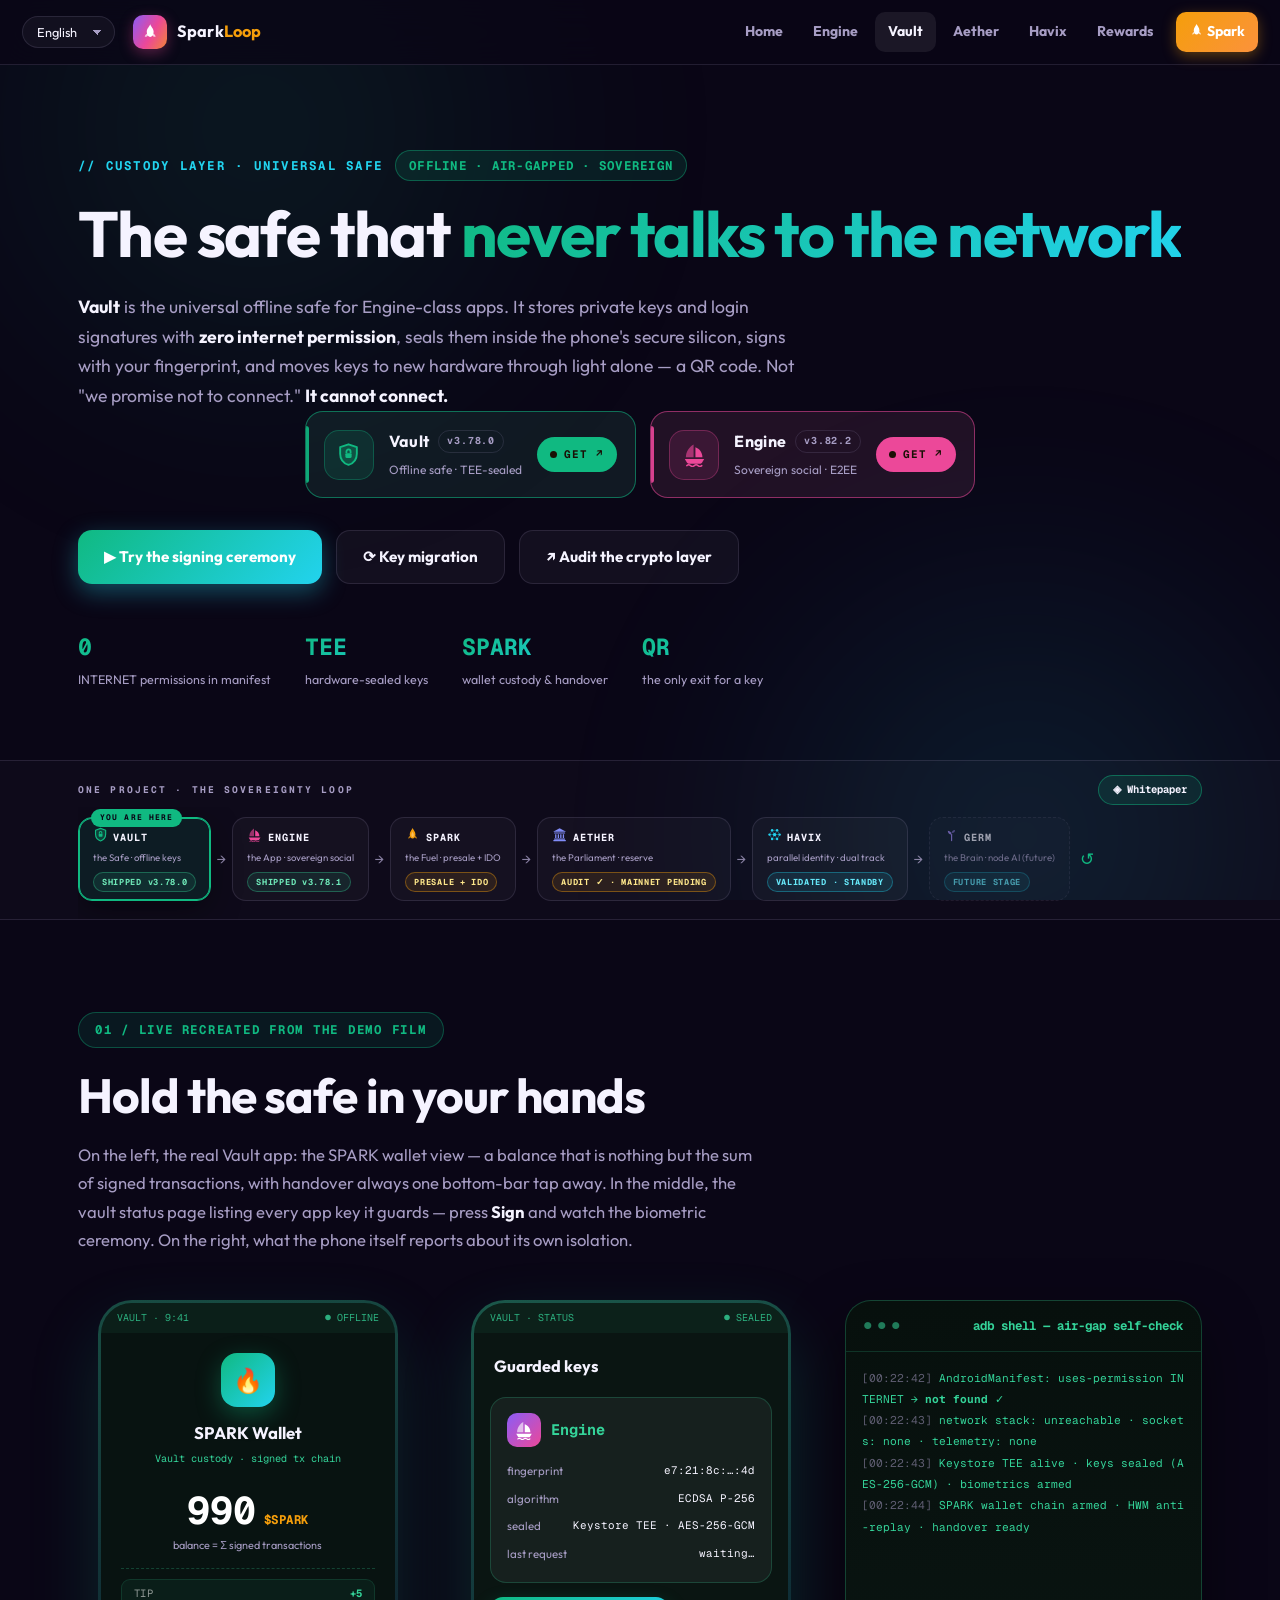
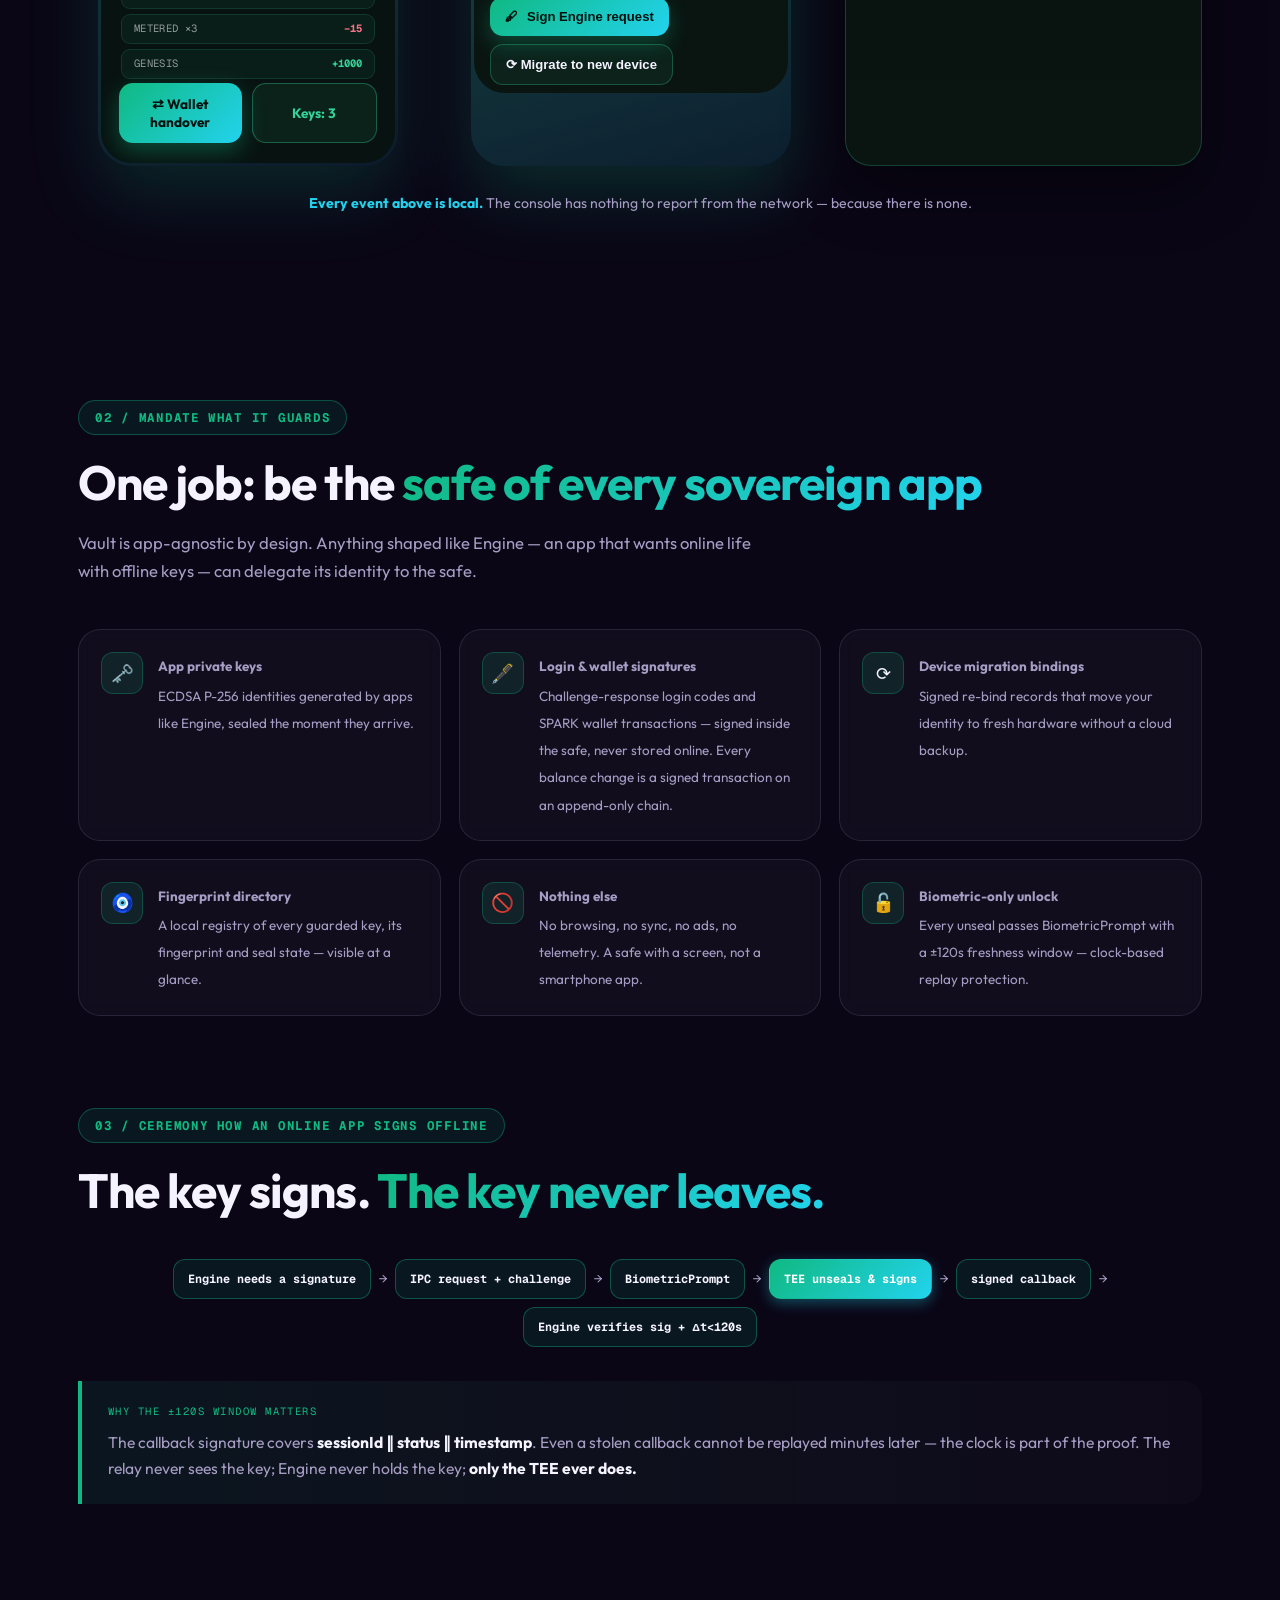
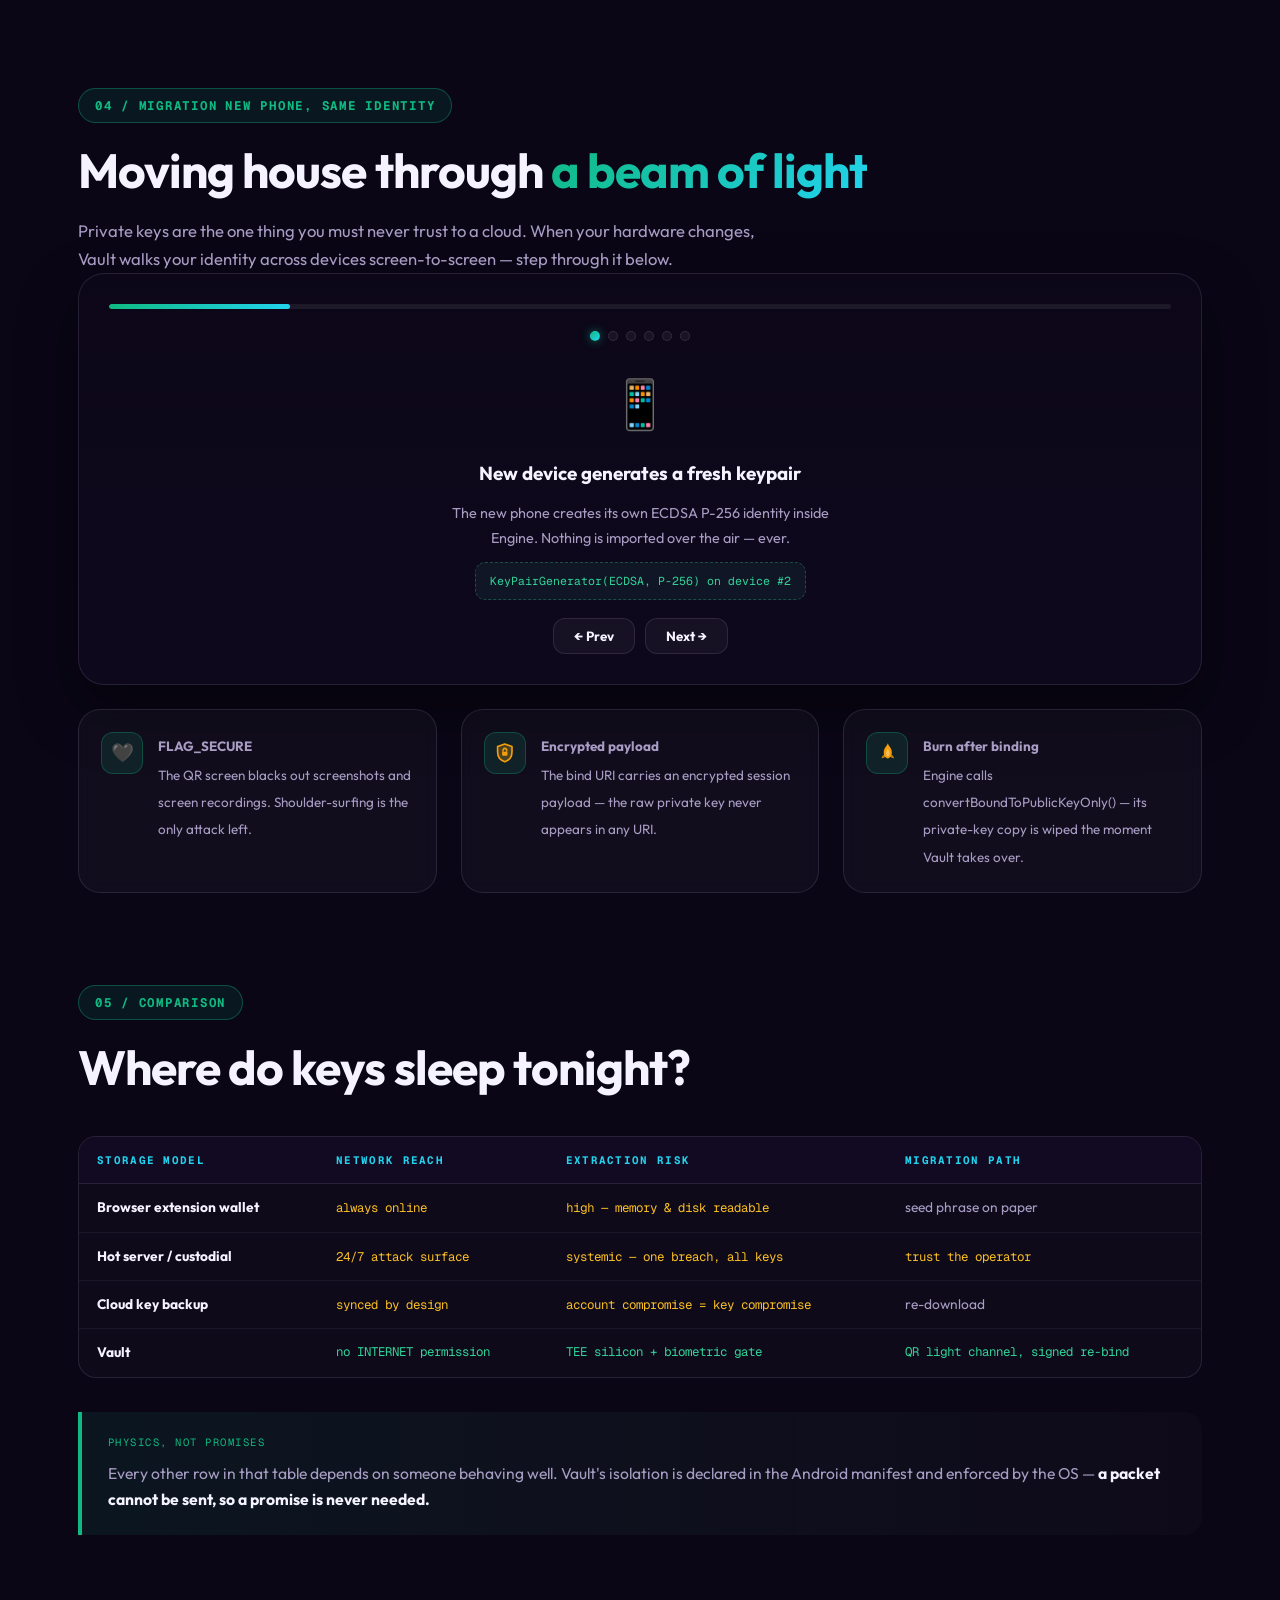
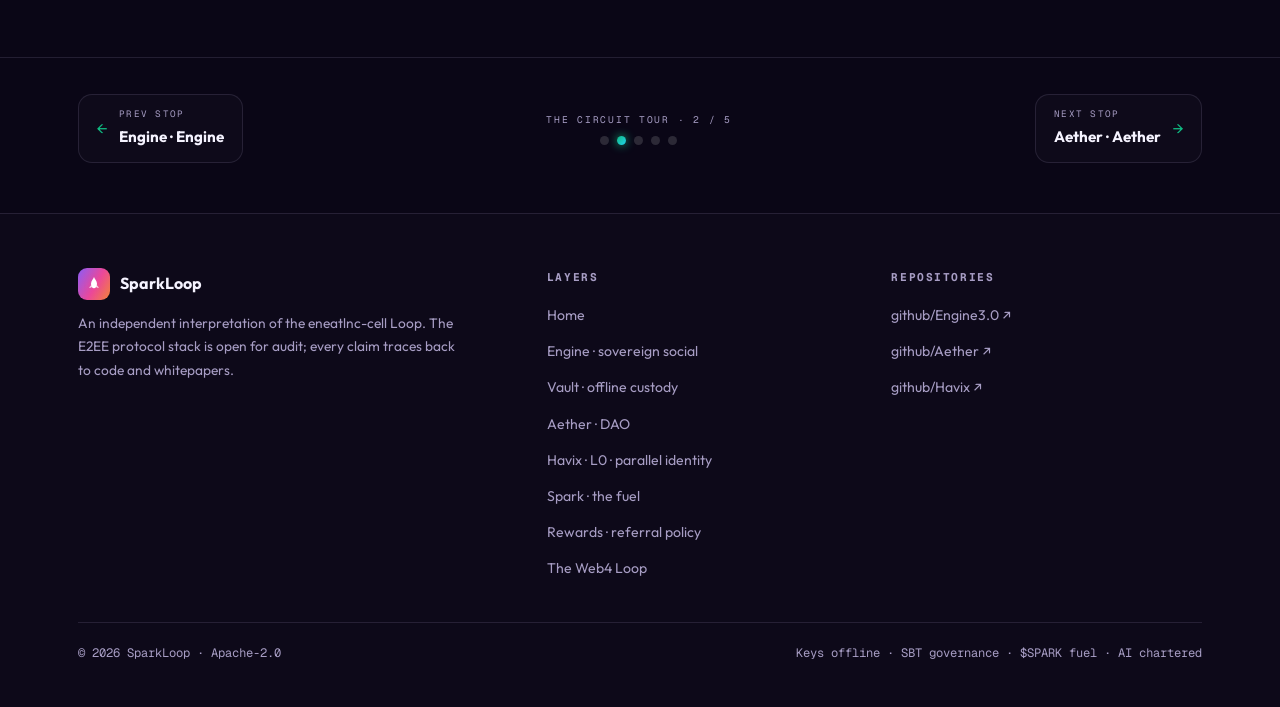
<file: vault.html>
<!DOCTYPE html>
<!-- Generated by Trae Work -->
<html lang="en" data-lang="en">
<head>
<meta charset="UTF-8">
<meta name="viewport" content="width=device-width, initial-scale=1.0">
<title>Vault — The Offline Safe for Sovereign Keys · Spark Loop</title>
<meta name="description" content="Vault stores Engine-class app keys offline: no INTERNET permission, TEE-sealed keys, biometric signing, SPARK wallet custody with cross-device handover, and QR-only key migration.">
<link rel="icon" type="image/svg+xml" href="assets/favicon.svg">
<!-- canonical + social card — replace the host when moving to a custom domain -->
<link rel="canonical" href="https://eneatlnc-cell.github.io/Spark/vault.html">
<meta property="og:type" content="website">
<meta property="og:title" content="Vault — The Offline Safe for Sovereign Keys · Spark Loop">
<meta property="og:description" content="Vault stores Engine-class app keys offline: no INTERNET permission, TEE-sealed keys, biometric signing, SPARK wallet custody with cross-device handover, and QR-only key migration.">
<meta property="og:url" content="https://eneatlnc-cell.github.io/Spark/vault.html">
<meta property="og:image" content="https://eneatlnc-cell.github.io/Spark/assets/og-card.jpg">
<meta property="og:image:width" content="1200">
<meta property="og:image:height" content="630">
<meta property="og:image:alt" content="Spark Loop — one loop, four layers, zero intermediaries. $SPARK is the fuel.">
<meta name="twitter:card" content="summary_large_image">
<meta name="twitter:title" content="Vault — The Offline Safe for Sovereign Keys · Spark Loop">
<meta name="twitter:description" content="Vault stores Engine-class app keys offline: no INTERNET permission, TEE-sealed keys, biometric signing, SPARK wallet custody with cross-device handover, and QR-only key migration.">
<meta name="twitter:image" content="https://eneatlnc-cell.github.io/Spark/assets/og-card.jpg">
<link rel="stylesheet" href="assets/site.css">
<style>
.demo-grid { display: grid; grid-template-columns: 0.95fr 1.05fr 1fr; gap: 26px; align-items: stretch; margin-top: 46px; }
.console-panel { border-radius: 26px; border: 1px solid rgba(52,211,153,0.25); background: linear-gradient(180deg,#07100D,#0A1512); display: flex; flex-direction: column; overflow: hidden; box-shadow: 0 24px 60px rgba(0,0,0,0.45); }
.console-head { padding: 14px 18px; border-bottom: 1px solid rgba(52,211,153,0.18); font-family: var(--font-mono); font-size: 0.78rem; font-weight: 700; color: #34D399; display: flex; justify-content: space-between; gap: 8px; flex-wrap: wrap; }
.console-head .dots { color: rgba(52,211,153,0.55); }
#vaultLog { flex: 1; overflow-y: auto; padding: 16px; font-family: var(--font-mono); font-size: 0.7rem; line-height: 1.9; min-height: 300px; max-height: 470px; scrollbar-width: thin; scrollbar-color: #10B981 transparent; }
#vaultLog::-webkit-scrollbar { width: 4px; }
#vaultLog::-webkit-scrollbar-thumb { background: #10B981; border-radius: 4px; }
.mig-stage { border-radius: 26px; border: 1px solid var(--rule); background: linear-gradient(180deg,#0C0718,#0E081D); min-height: 300px; padding: 30px; display: flex; flex-direction: column; box-shadow: 0 24px 60px rgba(0,0,0,0.45); }
.mig-bar { height: 5px; border-radius: 100px; background: rgba(255,255,255,0.07); overflow: hidden; margin-bottom: 22px; }
.mig-bar i { display: block; height: 100%; background: var(--grad-vault); border-radius: 100px; transition: width 0.6s ease; }
.mig-dots { display: flex; gap: 8px; justify-content: center; margin-bottom: 22px; }
.mig-dot { width: 10px; height: 10px; border-radius: 50%; border: 1px solid var(--rule); background: rgba(255,255,255,0.05); cursor: pointer; transition: all 0.3s; }
.mig-dot.on { background: var(--grad-vault); border-color: transparent; box-shadow: 0 0 10px rgba(16,185,129,0.6); }
#migScene { flex: 1; display: flex; flex-direction: column; align-items: center; justify-content: center; gap: 12px; text-align: center; animation: fadeUp 0.5s ease both; }
#migScene .ms-icon { font-size: 3rem; animation: float 4s ease-in-out infinite; }
#migScene .ms-title { font-size: 1.18rem; font-weight: 700; }
#migScene .ms-desc { font-size: 0.9rem; color: var(--muted); max-width: 420px; }
#migScene .ms-mono { font-size: 0.72rem; color: #34D399; background: rgba(52,211,153,0.07); border: 1px dashed rgba(52,211,153,0.3); border-radius: 10px; padding: 8px 14px; word-break: break-all; }
.vp-wallet { display: flex; flex-direction: column; align-items: center; padding: 16px 20px 4px; }
.vp-balance { font-family: var(--font-mono); font-size: 2.4rem; font-weight: 800; color: #fff; line-height: 1; display: flex; align-items: baseline; gap: 8px; }
.vp-balance small { font-size: 0.78rem; color: #F59E0B; font-weight: 700; letter-spacing: 0.5px; }
.vp-bal-sub { font-size: 0.68rem; color: var(--muted); margin-top: 6px; text-align: center; }
.vp-balance span.spin { animation: codeflip 0.45s ease; display: inline-block; }
.vp-txs { width: 100%; margin-top: 14px; border-top: 1px dashed rgba(52,211,153,0.25); padding-top: 10px; display: flex; flex-direction: column; gap: 5px; }
.vp-tx { display: flex; justify-content: space-between; align-items: center; font-family: var(--font-mono); font-size: 0.66rem; padding: 5px 12px; border-radius: 9px; background: rgba(52,211,153,0.06); border: 1px solid rgba(52,211,153,0.14); animation: fadeUp 0.4s ease both; }
.vp-tx span { color: rgba(255,255,255,0.55); letter-spacing: 0.4px; }
.vp-tx em { font-style: normal; font-weight: 700; }
.vp-tx em.pos { color: #34D399; }
.vp-tx em.neg { color: #FB7185; }
.mig-ctl { display: flex; gap: 10px; justify-content: center; margin-top: 18px; }
.mig-btn { border: 1px solid var(--rule); background: rgba(255,255,255,0.04); color: var(--ink); border-radius: 12px; padding: 9px 20px; font-weight: 700; font-family: var(--font-sans); cursor: pointer; transition: all 0.2s; }
.mig-btn:hover { border-color: #10B981; }
@media (max-width: 1120px) { .demo-grid { grid-template-columns: 1fr 1fr; } .console-panel { grid-column: 1 / -1; } }
@media (max-width: 760px) { .demo-grid { grid-template-columns: 1fr; } }
</style>
</head>
<body data-page="vault">
<div class="aurora"></div>

<!-- ============ NAV ============ -->
<nav>
  <div class="nav-inner">
    <div class="lang-switch" role="group" aria-label="Language / 语言">
      <button data-set="en" class="on">EN</button>
      <button data-set="zh">中文</button>
    </div>
    <a class="nav-logo" href="index.html"><span class="logo-mark"><i data-ic="flame"></i></span><span>Spark<span style="color:var(--amber)">Loop</span></span></a>
    <button class="burger" aria-label="menu">☰</button>
    <div class="nav-links">
      <a href="index.html"><span data-i18n="vault.nav_home">Home</span></a>
      <a href="engine.html">Engine</a>
      <a href="vault.html" class="active">Vault</a>
      <a href="aether.html">Aether</a>
      <a href="havix.html">Havix</a>
      <a href="rewards.html"><span data-i18n="vault.nav_rewards">Rewards</span></a>
      <a class="nav-cta" href="spark.html"><i data-ic="flame"></i> Spark</a>
    </div>
  </div>
</nav>

<!-- ============ HERO ============ -->
<header class="page-hero">
  <div class="container">
    <div class="hero-kicker">
      <span>// CUSTODY LAYER · UNIVERSAL SAFE</span>
      <span class="chip-layer"><span data-i18n="vault.chip">offline · air-gapped · sovereign</span></span>
    </div>
    <h1>
      <span data-i18n="vault.h1_a">The safe that</span>
      <span class="grad" data-i18n="vault.h1_grad">never talks to the network</span>
    </h1>
    <p class="hero-desc">
      <span data-i18n="vault.hero_desc"><strong>Vault</strong> is the universal offline safe for Engine-class apps. It stores private keys and login signatures with <strong>zero internet permission</strong>, seals them inside the phone's secure silicon, signs with your fingerprint, and moves keys to new hardware through light alone — a QR code. Not "we promise not to connect." <strong>It cannot connect.</strong></span>
    </p>
    <div class="dl-grid">
      <a data-download="vault"></a>
      <a data-download="engine"></a>
    </div>
    <div class="hero-actions">
      <a class="btn btn-primary" href="#demo"><span data-i18n="vault.btn_ceremony">▶ Try the signing ceremony</span></a>
      <a class="btn btn-ghost" href="#migration"><span data-i18n="vault.btn_migration">⟳ Key migration</span></a>
      <a class="btn btn-ghost" href="https://github.com/eneatlnc-cell/Engine3.0" target="_blank" rel="noopener"><span data-i18n="vault.btn_audit">↗ Audit the crypto layer</span></a>
    </div>
    <div class="hero-stats">
      <div class="hs"><b>0</b><span data-i18n="vault.stat_internet">INTERNET permissions in manifest</span></div>
      <div class="hs"><b>TEE</b><span data-i18n="vault.stat_tee">hardware-sealed keys</span></div>
      <div class="hs"><b>SPARK</b><span data-i18n="vault.stat_wallet">wallet custody &amp; handover</span></div>
      <div class="hs"><b>QR</b><span data-i18n="vault.stat_qr">the only exit for a key</span></div>
    </div>
  </div>
</header>

<!-- ============ LIVE DEMO ============ -->
<section id="demo">
  <div class="container">
    <div class="reveal">
      <span class="section-tag pa">01 / LIVE <span data-i18n="vault.tag_demo">RECREATED FROM THE DEMO FILM</span></span>
      <h2 class="section-title"><span data-i18n="vault.title_demo">Hold the safe in your hands</span></h2>
      <p class="section-sub">
        <span data-i18n="vault.sub_demo">On the left, the real Vault app: the SPARK wallet view — a balance that is nothing but the sum of signed transactions, with handover always one bottom-bar tap away. In the middle, the vault status page listing every app key it guards — press <b>Sign</b> and watch the biometric ceremony. On the right, what the phone itself reports about its own isolation.</span>
      </p>
    </div>

    <div class="demo-grid reveal">
      <!-- spark wallet phone -->
      <div class="vault-phone">
        <div class="vp-screen">
          <div class="vp-status"><span>VAULT · 9:41</span><span>● OFFLINE</span></div>
          <div class="vp-head">
            <div class="vp-icon">🔥</div>
            <h4><span data-i18n="vault.wallet_title">SPARK Wallet</span></h4>
            <div class="vp-sub"><span data-i18n="vault.wallet_sub">Vault custody · signed tx chain</span></div>
          </div>
          <div class="vp-wallet">
            <div class="vp-balance"><span id="sparkBalance">990</span><small>$SPARK</small></div>
            <div class="vp-bal-sub"><span data-i18n="vault.wallet_balsub">balance = Σ signed transactions</span></div>
            <div class="vp-txs" id="sparkTxs">
              <div class="vp-tx"><span>TIP</span><em class="pos">+5</em></div>
              <div class="vp-tx"><span>METERED ×3</span><em class="neg">−15</em></div>
              <div class="vp-tx"><span>GENESIS</span><em class="pos">+1000</em></div>
            </div>
          </div>
          <div class="vp-actions">
            <button class="vp-btn main" id="vaultHandover"><span data-i18n="vault.wallet_handover">⇄ Wallet handover</span></button>
            <button class="vp-btn sec"><span data-i18n="vault.wallet_keys">Keys: 3</span></button>
          </div>
        </div>
      </div>

      <!-- status page phone -->
      <div class="vstat-phone">
        <div class="vs-screen" style="position:relative">
          <div class="vp-status"><span>VAULT · STATUS</span><span>● SEALED</span></div>
          <div class="vs-title"><span data-i18n="vault.vs_title">Guarded keys</span></div>
          <div class="vs-card">
            <div class="vs-app"><div class="app-ic"><i data-ic="ship"></i></div><b>Engine</b></div>
            <div class="vs-row"><span class="k"><span data-i18n="vault.vs_fingerprint">fingerprint</span></span><span class="v">e7:21:8c:…:4d</span></div>
            <div class="vs-row"><span class="k"><span data-i18n="vault.vs_algorithm">algorithm</span></span><span class="v">ECDSA P-256</span></div>
            <div class="vs-row"><span class="k"><span data-i18n="vault.vs_sealed">sealed</span></span><span class="v"><span data-i18n="vault.vs_sealed_val">Keystore TEE · AES-256-GCM</span></span></div>
            <div class="vs-row" id="sigRow"><span class="k"><span data-i18n="vault.vs_lastreq">last request</span></span><span class="v"><span data-i18n="vault.vs_waiting">waiting…</span></span></div>
          </div>
          <button class="vs-btn main" id="signBtn">🖋 <span data-i18n="vault.vs_sign">Sign Engine request</span></button>
          <button class="vs-btn"><span data-i18n="vault.vs_migrate">⟳ Migrate to new device</span></button>
          <!-- 初始必须带 hide 类：CSS 默认为可见态，缺失会把状态页整个盖住且无法关闭 -->
          <div class="bio-overlay hide" id="bioOverlay">
            <div class="fp"><span data-i18n="vault.bio_touch">Touch the sensor</span></div>
            <b><span data-i18n="vault.bio_title">BiometricPrompt</span></b>
            <span><span data-i18n="vault.bio_desc">The key never leaves the TEE — it signs inside secure hardware.</span></span>
          </div>
        </div>
      </div>

      <!-- air-gap console -->
      <div class="console-panel">
        <div class="console-head">
          <span class="dots">● ● ●</span>
          <span data-i18n="vault.console_head">adb shell — air-gap self-check</span>
        </div>
        <div id="vaultLog"></div>
      </div>
    </div>
    <p class="sim-caption reveal"><span data-i18n="vault.sim_caption"><b>Every event above is local.</b> The console has nothing to report from the network — because there is none.</span></p>
  </div>
</section>

<!-- ============ WHAT VAULT GUARDS ============ -->
<section id="guards">
  <div class="container">
    <div class="reveal">
      <span class="section-tag pa">02 / MANDATE <span data-i18n="vault.tag_guards">WHAT IT GUARDS</span></span>
      <h2 class="section-title"><span data-i18n="vault.title_guards_a">One job: be the</span> <span class="grad" data-i18n="vault.title_guards_grad">safe of every sovereign app</span></h2>
      <p class="section-sub">
        <span data-i18n="vault.sub_guards">Vault is app-agnostic by design. Anything shaped like Engine — an app that wants online life with offline keys — can delegate its identity to the safe.</span>
      </p>
    </div>
    <div class="f-grid reveal">
      <div class="glass f-card"><div class="f-ic">🗝️</div><div><b><span data-i18n="vault.card1_t">App private keys</span></b><span><span data-i18n="vault.card1_d">ECDSA P-256 identities generated by apps like Engine, sealed the moment they arrive.</span></span></div></div>
      <div class="glass f-card"><div class="f-ic">🖋️</div><div><b><span data-i18n="vault.card2_t">Login &amp; wallet signatures</span></b><span><span data-i18n="vault.card2_d">Challenge-response login codes and SPARK wallet transactions — signed inside the safe, never stored online. Every balance change is a signed transaction on an append-only chain.</span></span></div></div>
      <div class="glass f-card"><div class="f-ic">⟳</div><div><b><span data-i18n="vault.card3_t">Device migration bindings</span></b><span><span data-i18n="vault.card3_d">Signed re-bind records that move your identity to fresh hardware without a cloud backup.</span></span></div></div>
      <div class="glass f-card"><div class="f-ic">🧿</div><div><b><span data-i18n="vault.card4_t">Fingerprint directory</span></b><span><span data-i18n="vault.card4_d">A local registry of every guarded key, its fingerprint and seal state — visible at a glance.</span></span></div></div>
      <div class="glass f-card"><div class="f-ic">🚫</div><div><b><span data-i18n="vault.card5_t">Nothing else</span></b><span><span data-i18n="vault.card5_d">No browsing, no sync, no ads, no telemetry. A safe with a screen, not a smartphone app.</span></span></div></div>
      <div class="glass f-card"><div class="f-ic">🔓</div><div><b><span data-i18n="vault.card6_t">Biometric-only unlock</span></b><span><span data-i18n="vault.card6_d">Every unseal passes BiometricPrompt with a ±120s freshness window — clock-based replay protection.</span></span></div></div>
    </div>
  </div>
</section>

<!-- ============ SIGNING CEREMONY ============ -->
<section id="ceremony" style="padding-top:0">
  <div class="container">
    <div class="reveal">
      <span class="section-tag pa">03 / CEREMONY <span data-i18n="vault.tag_ceremony">HOW AN ONLINE APP SIGNS OFFLINE</span></span>
      <h2 class="section-title"><span data-i18n="vault.title_ceremony_a">The key signs.</span> <span class="grad" data-i18n="vault.title_ceremony_grad">The key never leaves.</span></h2>
    </div>
    <div class="pipeline reveal">
      <span class="pl-chip"><span data-i18n="vault.pl1">Engine needs a signature</span></span>
      <span class="pl-arrow">→</span>
      <span class="pl-chip"><span data-i18n="vault.pl2">IPC request + challenge</span></span>
      <span class="pl-arrow">→</span>
      <span class="pl-chip"><span data-i18n="vault.pl3">BiometricPrompt</span></span>
      <span class="pl-arrow">→</span>
      <span class="pl-chip hot"><span data-i18n="vault.pl4">TEE unseals &amp; signs</span></span>
      <span class="pl-arrow">→</span>
      <span class="pl-chip"><span data-i18n="vault.pl5">signed callback</span></span>
      <span class="pl-arrow">→</span>
      <span class="pl-chip"><span data-i18n="vault.pl6">Engine verifies sig + Δt&lt;120s</span></span>
    </div>
    <div class="callout reveal">
      <span class="co-tag"><span data-i18n="vault.co_tag">WHY THE ±120s WINDOW MATTERS</span></span>
      <span data-i18n="vault.co_text">The callback signature covers <b>sessionId ‖ status ‖ timestamp</b>. Even a stolen callback cannot be replayed minutes later — the clock is part of the proof. The relay never sees the key; Engine never holds the key; <b>only the TEE ever does.</b></span>
    </div>
  </div>
</section>

<!-- ============ MIGRATION ============ -->
<section id="migration">
  <div class="container">
    <div class="reveal">
      <span class="section-tag pa">04 / MIGRATION <span data-i18n="vault.tag_migration">NEW PHONE, SAME IDENTITY</span></span>
      <h2 class="section-title"><span data-i18n="vault.title_mig_a">Moving house through</span> <span class="grad" data-i18n="vault.title_mig_grad">a beam of light</span></h2>
      <p class="section-sub">
        <span data-i18n="vault.sub_migration">Private keys are the one thing you must never trust to a cloud. When your hardware changes, Vault walks your identity across devices screen-to-screen — step through it below.</span>
      </p>
    </div>
    <div class="mig-stage reveal">
      <div class="mig-bar"><i id="migFill" style="width:20%"></i></div>
      <div class="mig-dots">
        <span class="mig-dot on"></span><span class="mig-dot"></span><span class="mig-dot"></span><span class="mig-dot"></span><span class="mig-dot"></span><span class="mig-dot"></span>
      </div>
      <div id="migScene"></div>
      <div class="mig-ctl">
        <button class="mig-btn" id="migPrev">← <span data-i18n="vault.migprev">Prev</span></button>
        <button class="mig-btn" id="migNext"><span data-i18n="vault.mignext">Next</span> →</button>
      </div>
    </div>
    <div class="grid-3 reveal" style="margin-top:24px">
      <div class="glass f-card"><div class="f-ic">🖤</div><div><b><span data-i18n="vault.flag_t">FLAG_SECURE</span></b><span><span data-i18n="vault.flag_d">The QR screen blacks out screenshots and screen recordings. Shoulder-surfing is the only attack left.</span></span></div></div>
      <div class="glass f-card"><div class="f-ic"><i data-ic="shield"></i></div><div><b><span data-i18n="vault.payload_t">Encrypted payload</span></b><span><span data-i18n="vault.payload_d">The bind URI carries an encrypted session payload — the raw private key never appears in any URI.</span></span></div></div>
      <div class="glass f-card"><div class="f-ic"><i data-ic="flame"></i></div><div><b><span data-i18n="vault.burn_t">Burn after binding</span></b><span><span data-i18n="vault.burn_d">Engine calls convertBoundToPublicKeyOnly() — its private-key copy is wiped the moment Vault takes over.</span></span></div></div>
    </div>
  </div>
</section>

<!-- ============ VS TABLE ============ -->
<section id="compare" style="padding-top:0">
  <div class="container">
    <div class="reveal">
      <span class="section-tag pa">05 / COMPARISON</span>
      <h2 class="section-title"><span data-i18n="vault.title_compare">Where do keys sleep tonight?</span></h2>
    </div>
    <div class="table-wrap reveal">
      <table class="tbl">
        <thead><tr><th><span data-i18n="vault.th_storage">Storage model</span></th><th><span data-i18n="vault.th_network">Network reach</span></th><th><span data-i18n="vault.th_extraction">Extraction risk</span></th><th><span data-i18n="vault.th_migration">Migration path</span></th></tr></thead>
        <tbody>
          <tr><td><span data-i18n="vault.tr_ext_t">Browser extension wallet</span></td><td><span class="warn"><span data-i18n="vault.tr_ext_reach">always online</span></span></td><td><span class="warn"><span data-i18n="vault.tr_ext_risk">high — memory &amp; disk readable</span></span></td><td><span data-i18n="vault.tr_ext_mig">seed phrase on paper</span></td></tr>
          <tr><td><span data-i18n="vault.tr_hot_t">Hot server / custodial</span></td><td><span class="warn"><span data-i18n="vault.tr_hot_reach">24/7 attack surface</span></span></td><td><span class="warn"><span data-i18n="vault.tr_hot_risk">systemic — one breach, all keys</span></span></td><td><span class="warn"><span data-i18n="vault.tr_hot_mig">trust the operator</span></span></td></tr>
          <tr><td><span data-i18n="vault.tr_cloud_t">Cloud key backup</span></td><td><span class="warn"><span data-i18n="vault.tr_cloud_reach">synced by design</span></span></td><td><span class="warn"><span data-i18n="vault.tr_cloud_risk">account compromise = key compromise</span></span></td><td><span data-i18n="vault.tr_cloud_mig">re-download</span></td></tr>
          <tr><td><b>Vault</b></td><td class="ok"><span data-i18n="vault.tr_vault_reach">no INTERNET permission</span></td><td class="ok"><span data-i18n="vault.tr_vault_risk">TEE silicon + biometric gate</span></td><td class="ok"><span data-i18n="vault.tr_vault_mig">QR light channel, signed re-bind</span></td></tr>
        </tbody>
      </table>
    </div>
    <div class="callout reveal">
      <span class="co-tag"><span data-i18n="vault.co2_tag">PHYSICS, NOT PROMISES</span></span>
      <span data-i18n="vault.co2_text">Every other row in that table depends on someone behaving well. Vault's isolation is declared in the Android manifest and enforced by the OS — <b>a packet cannot be sent, so a promise is never needed.</b></span>
    </div>
  </div>
</section>

<!-- ============ FOOTER ============ -->
<footer>
  <div class="container">
    <div class="foot-grid">
      <div>
        <div class="foot-logo"><span class="logo-mark"><i data-ic="flame"></i></span> SparkLoop</div>
        <p class="foot-desc"><span data-i18n="vault.foot_desc">An independent interpretation of the eneatlnc-cell Loop. The E2EE protocol stack is open for audit; every claim traces back to code and whitepapers.</span></p>
      </div>
      <div>
        <h4><span data-i18n="vault.foot_layers">Layers</span></h4>
        <ul>
          <li><a href="index.html"><span data-i18n="vault.foot_home">Home</span></a></li>
          <li><a href="engine.html">Engine · <span data-i18n="vault.foot_engine">sovereign social</span></a></li>
          <li><a href="vault.html">Vault · <span data-i18n="vault.foot_vault">offline custody</span></a></li>
          <li><a href="aether.html">Aether · DAO</a></li>
          <li><a href="havix.html">Havix · <span data-i18n="vault.foot_havix">L0 · parallel identity</span></a></li>
          <li><a href="spark.html">Spark · <span data-i18n="vault.foot_spark">the fuel</span></a></li>
          <li><a href="rewards.html">Rewards · <span data-i18n="vault.foot_rewards">referral policy</span></a></li>
          <li><a href="index.html#circuit"><span data-i18n="vault.foot_loop">The Web4 Loop</span></a></li>
        </ul>
      </div>
      <div>
        <h4><span data-i18n="vault.foot_repos">Repositories</span></h4>
        <ul>
          <li><a href="https://github.com/eneatlnc-cell/Engine3.0" target="_blank" rel="noopener">github/Engine3.0 ↗</a></li>
          <li><a href="https://github.com/eneatlnc-cell/Aether" target="_blank" rel="noopener">github/Aether ↗</a></li>
          <li><a href="https://github.com/eneatlnc-cell/Havix" target="_blank" rel="noopener">github/Havix ↗</a></li>
        </ul>
      </div>
    </div>
    <div class="foot-bottom">
      <span>© <span class="yr">2026</span> SparkLoop · Apache-2.0</span>
      <span><span data-i18n="vault.foot_bottom">Keys offline · SBT governance · $SPARK fuel · AI chartered</span></span>
    </div>
  </div>
</footer>

<script src="assets/site-i18n.js"></script>
<script src="assets/i18n/i18n-g4-vault.js"></script>
<script src="assets/site.js"></script>
<script src="assets/vault.js"></script>
</body>
</html>
</file>
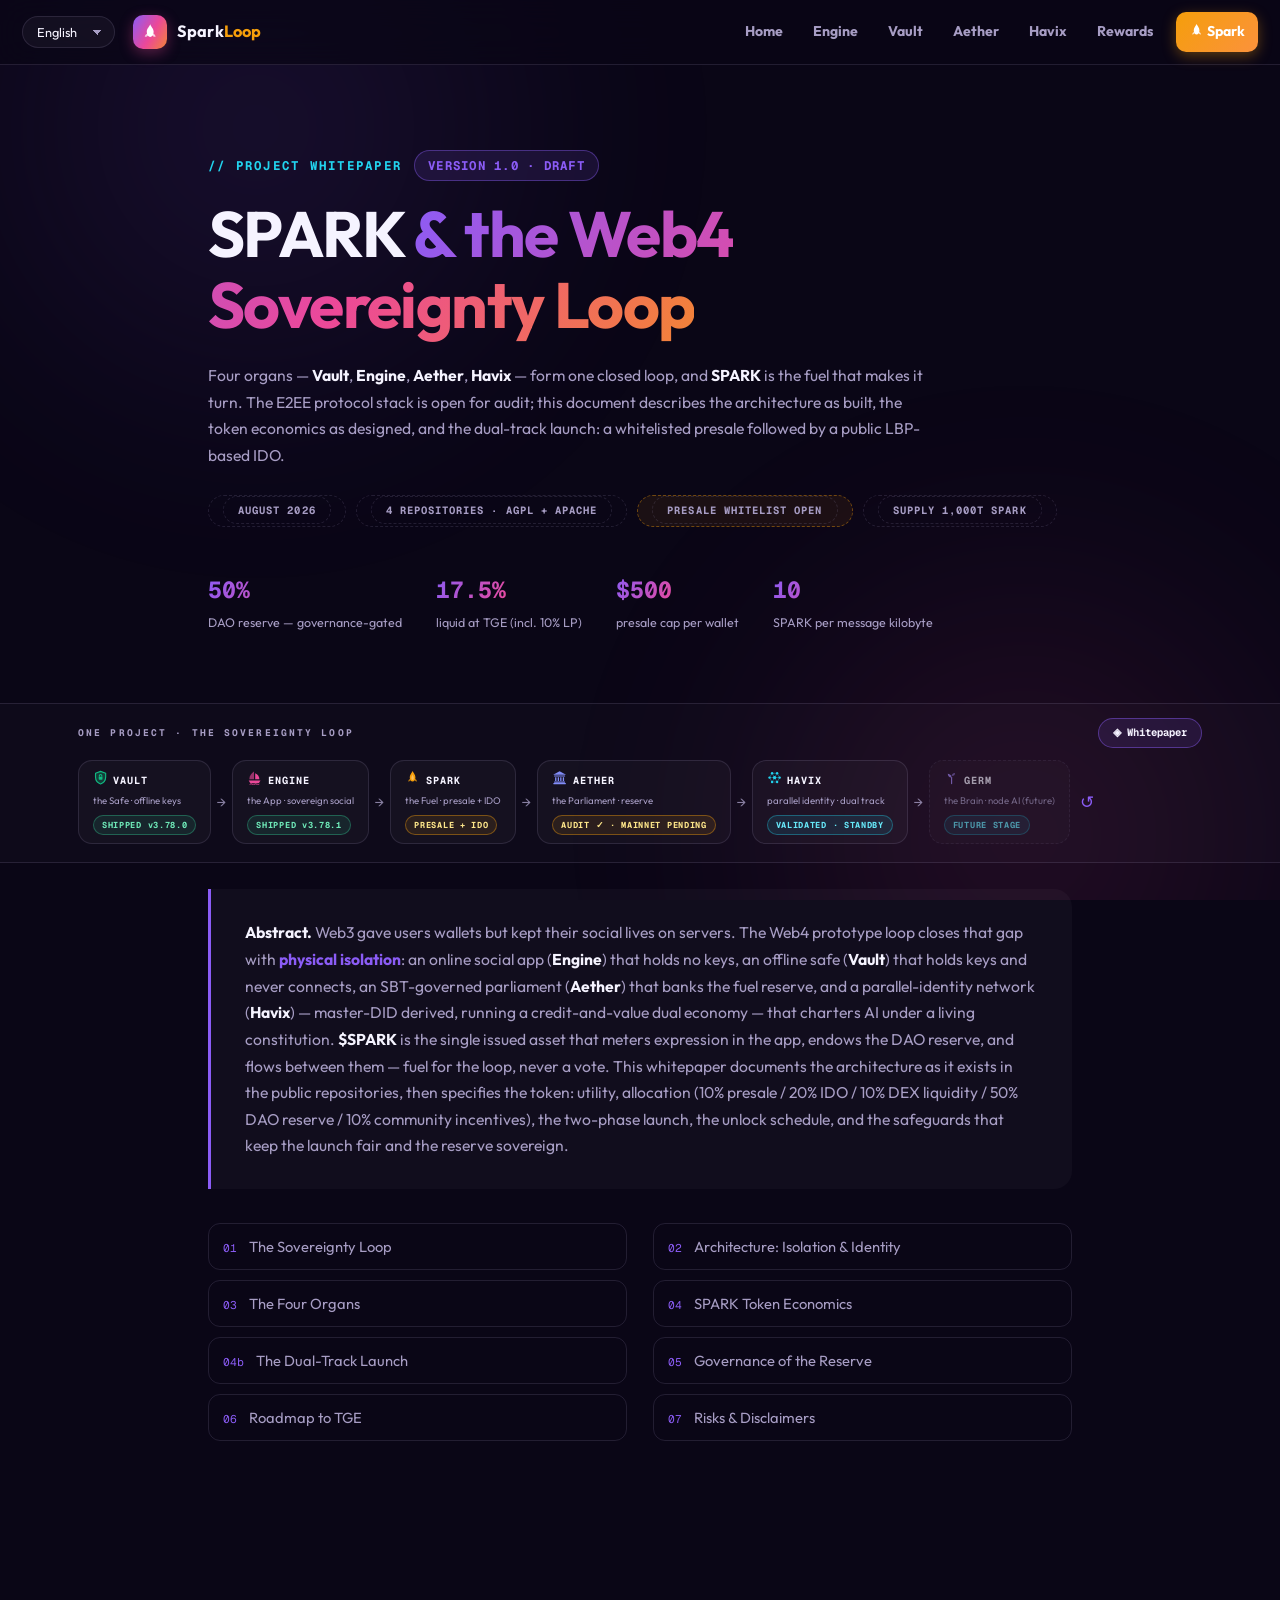
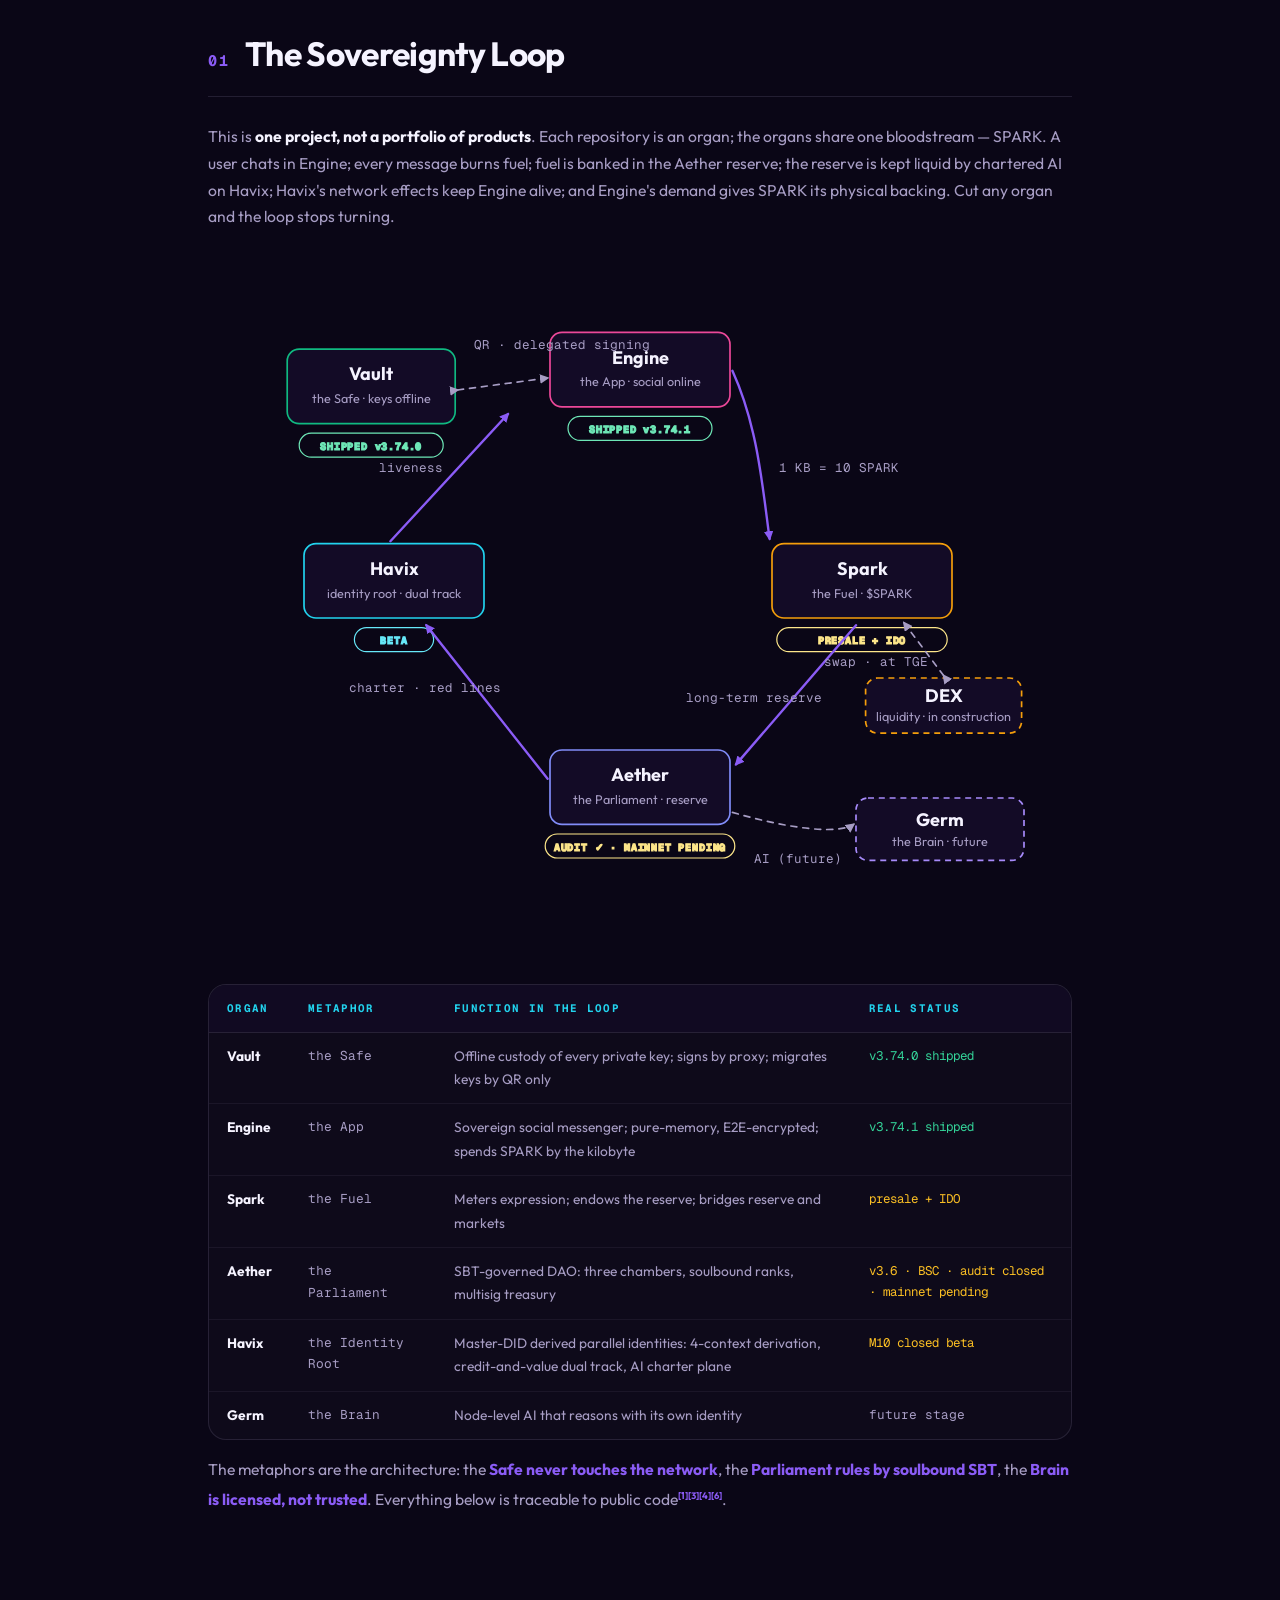
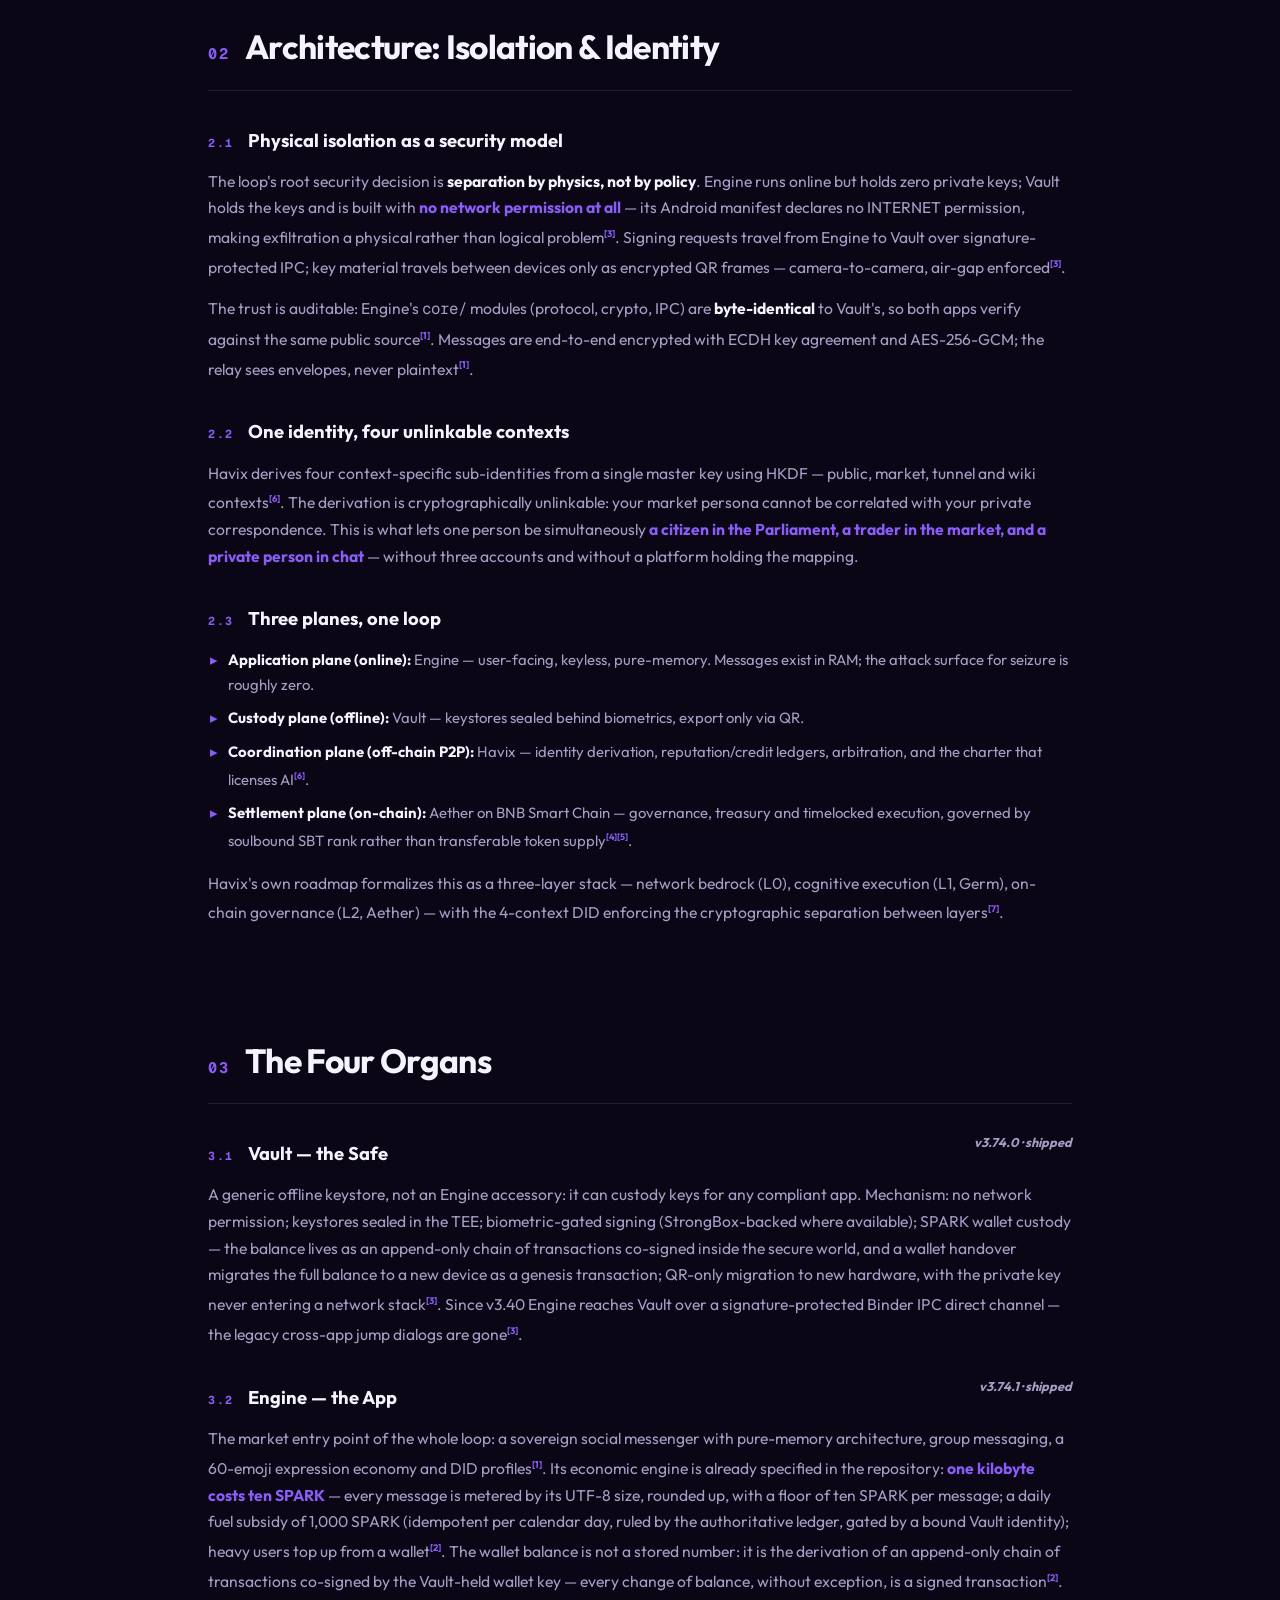
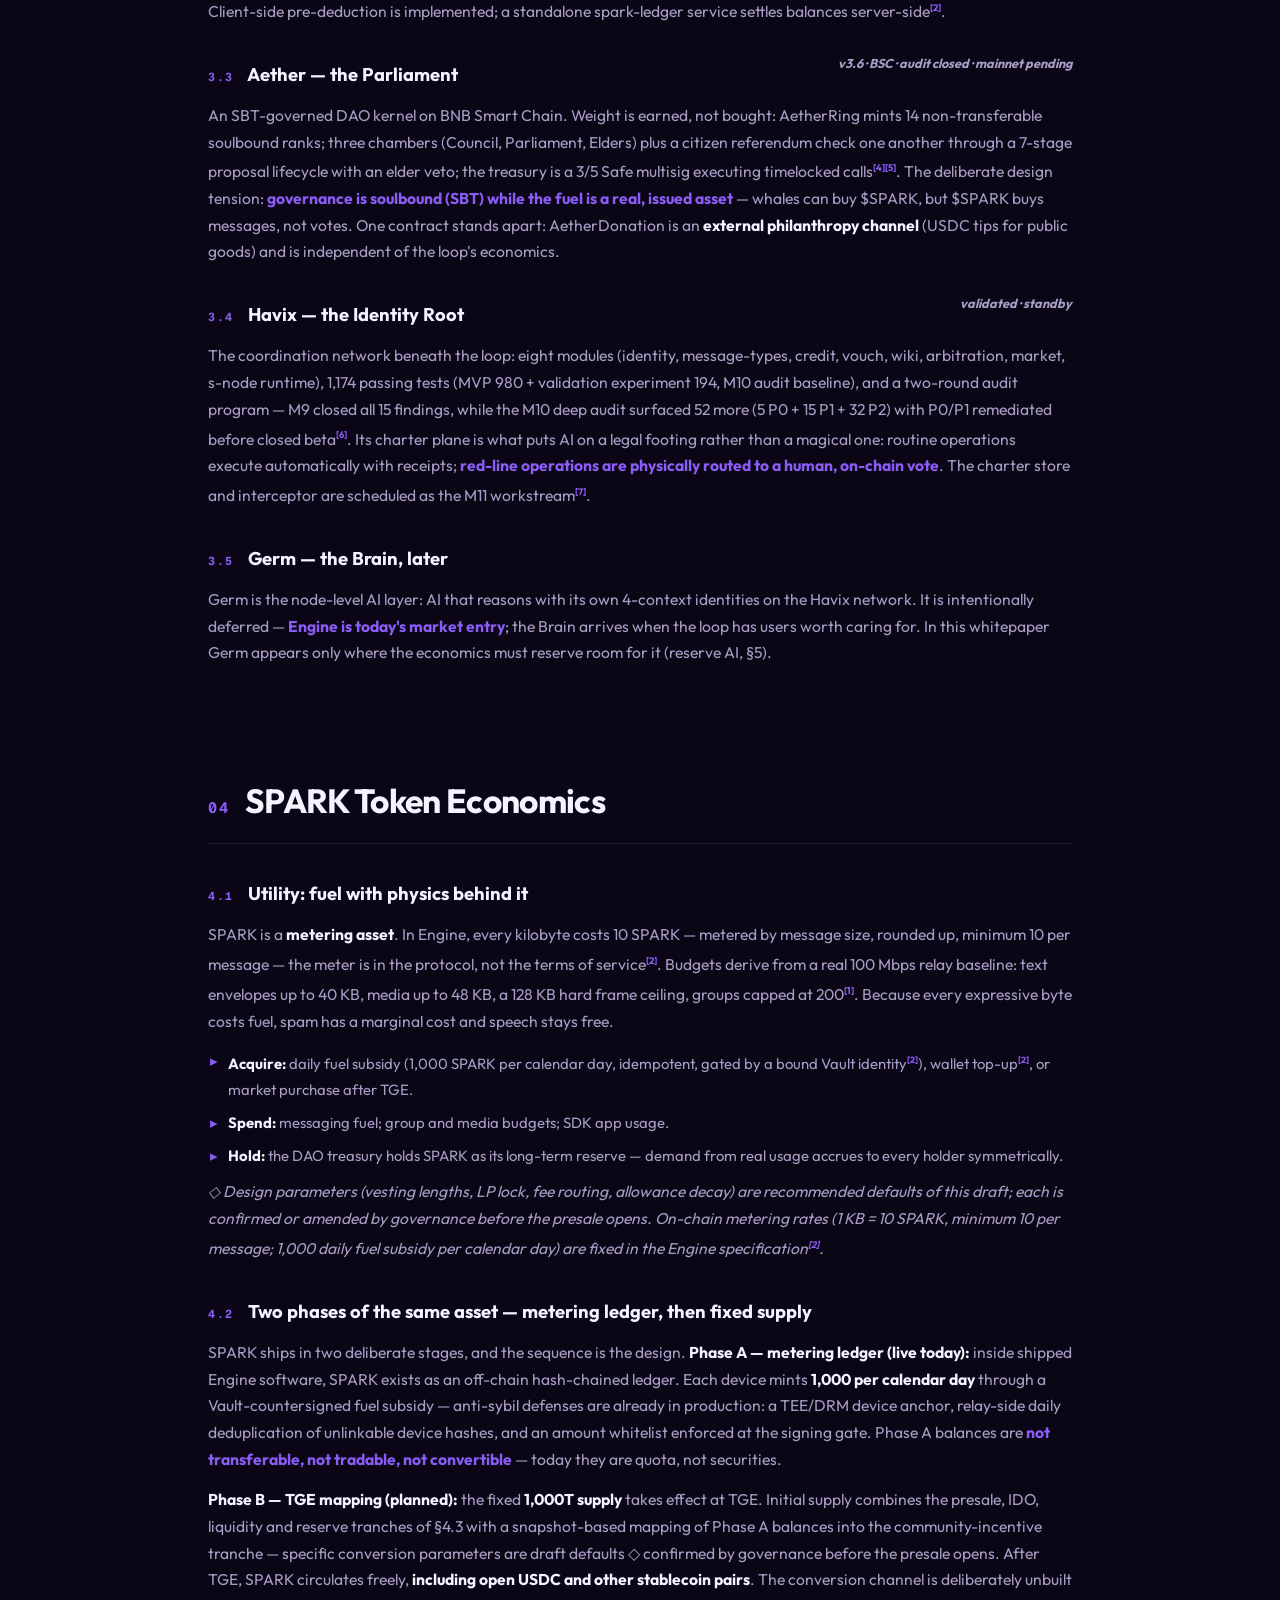
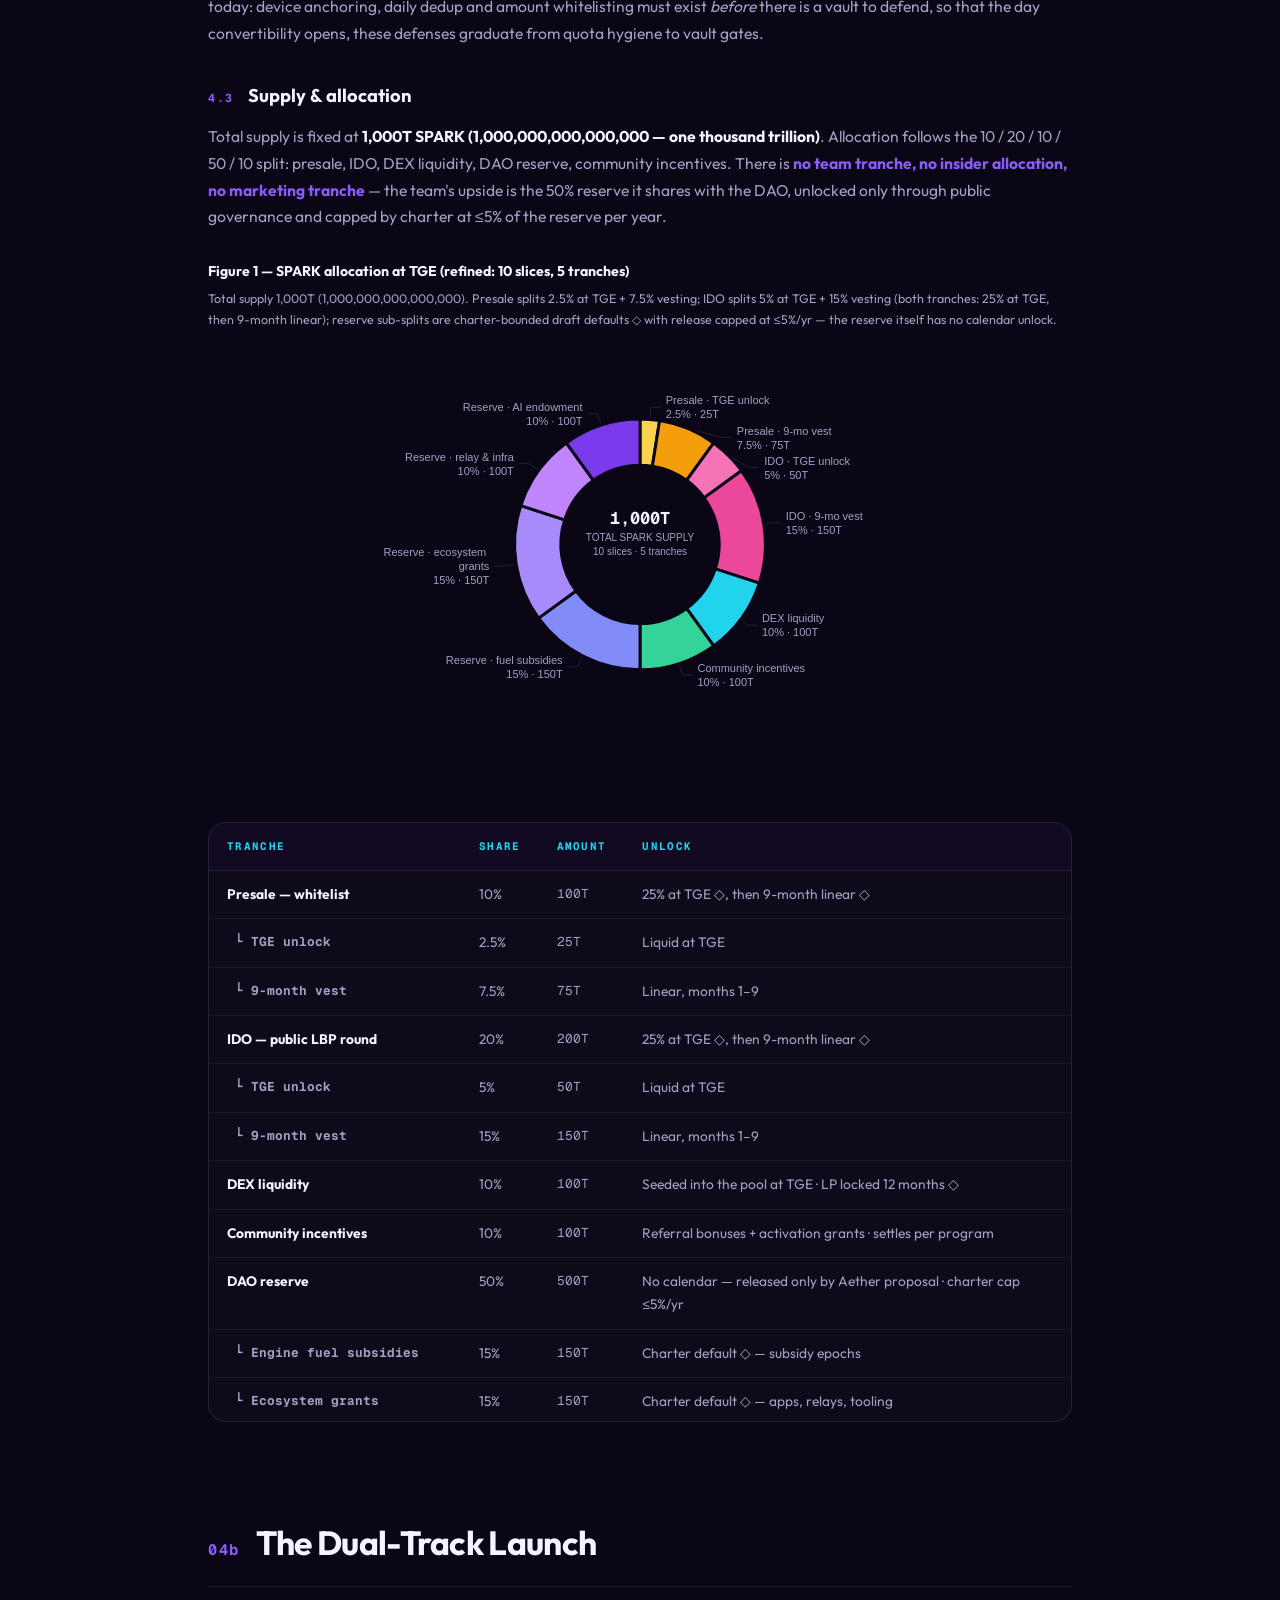
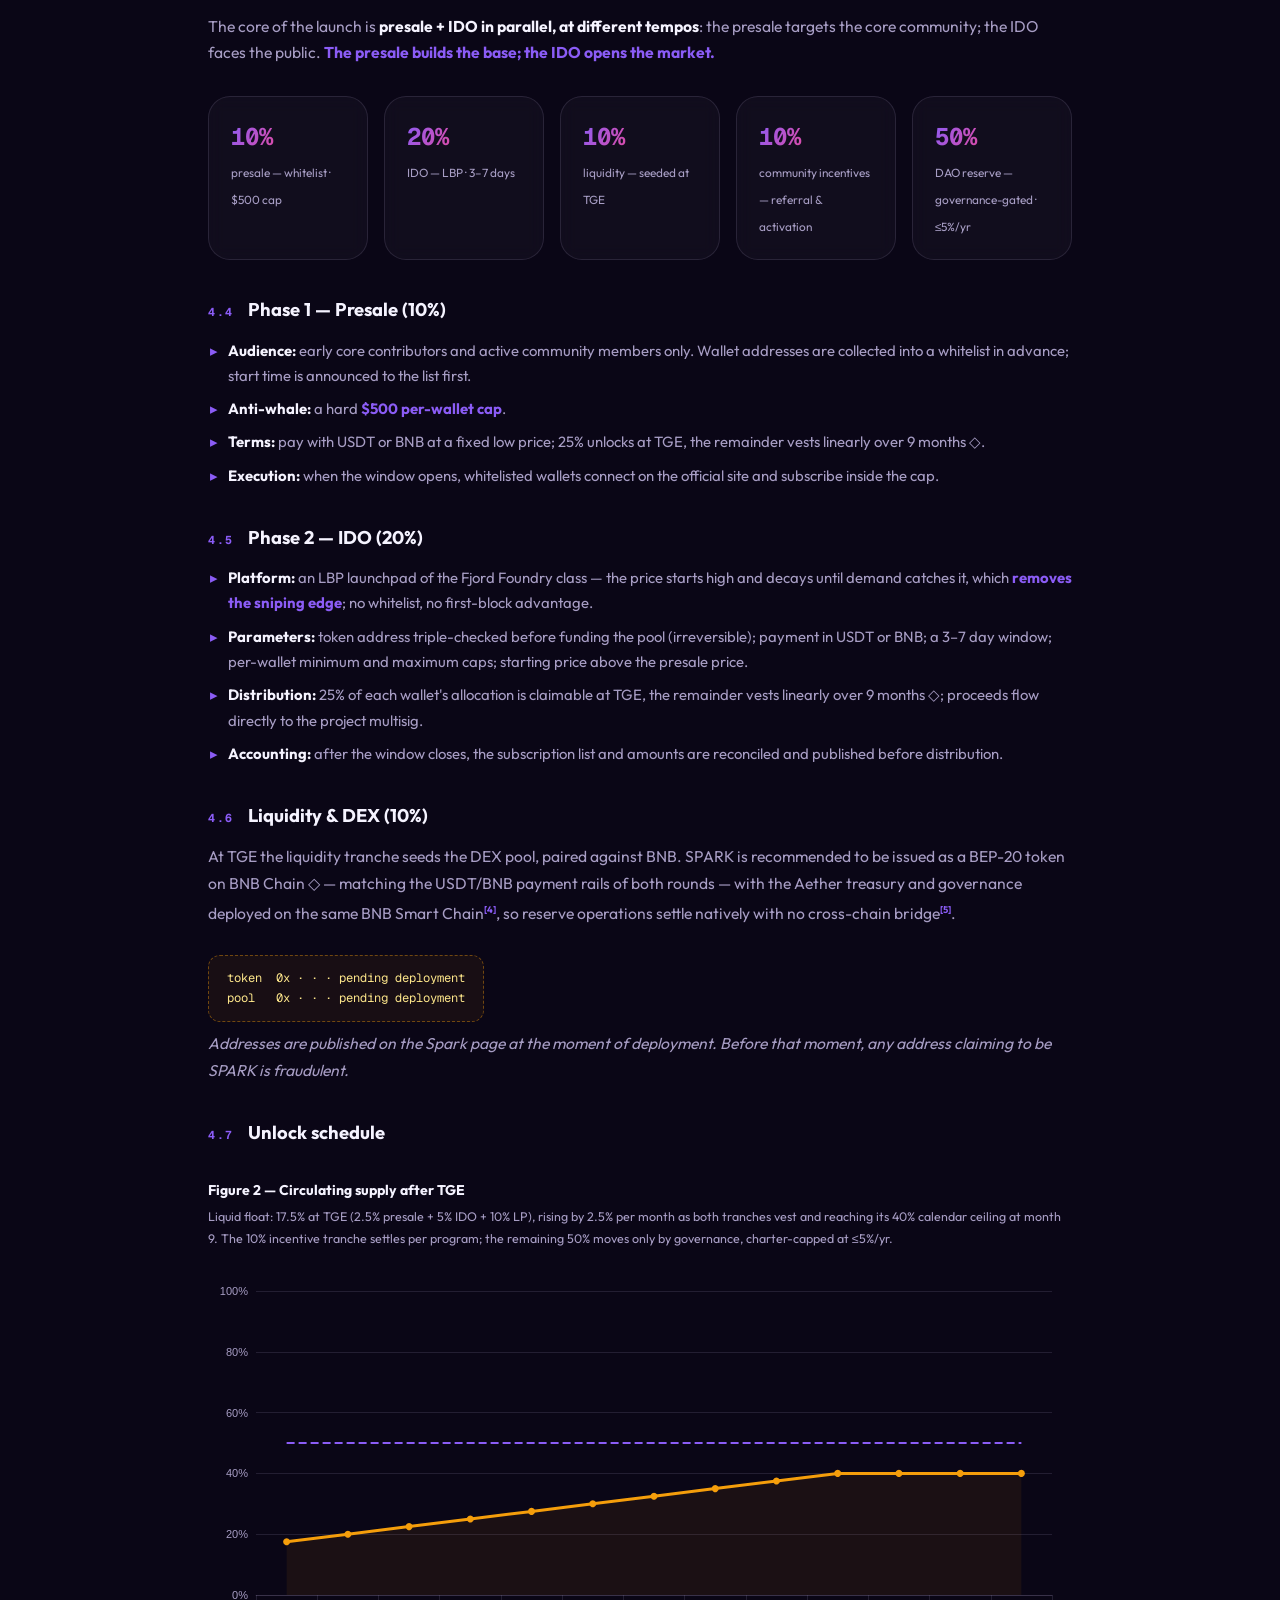
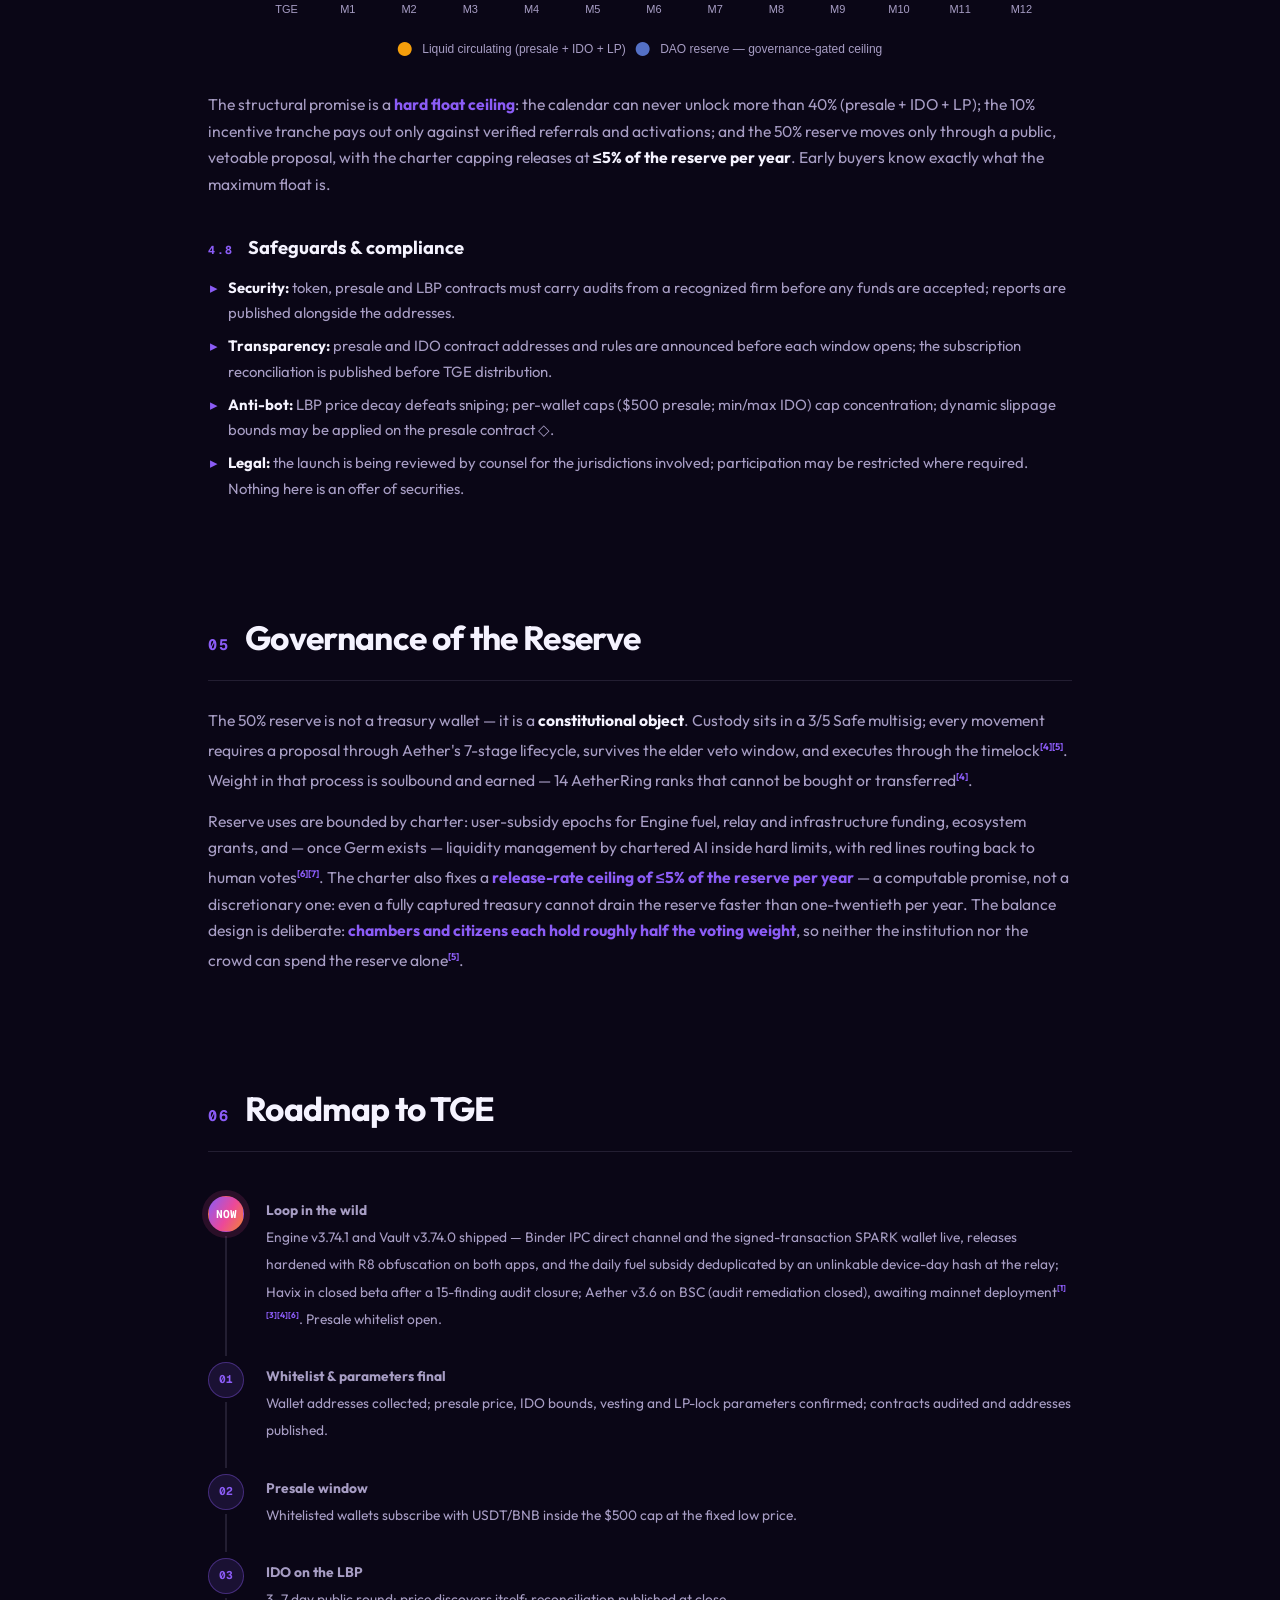
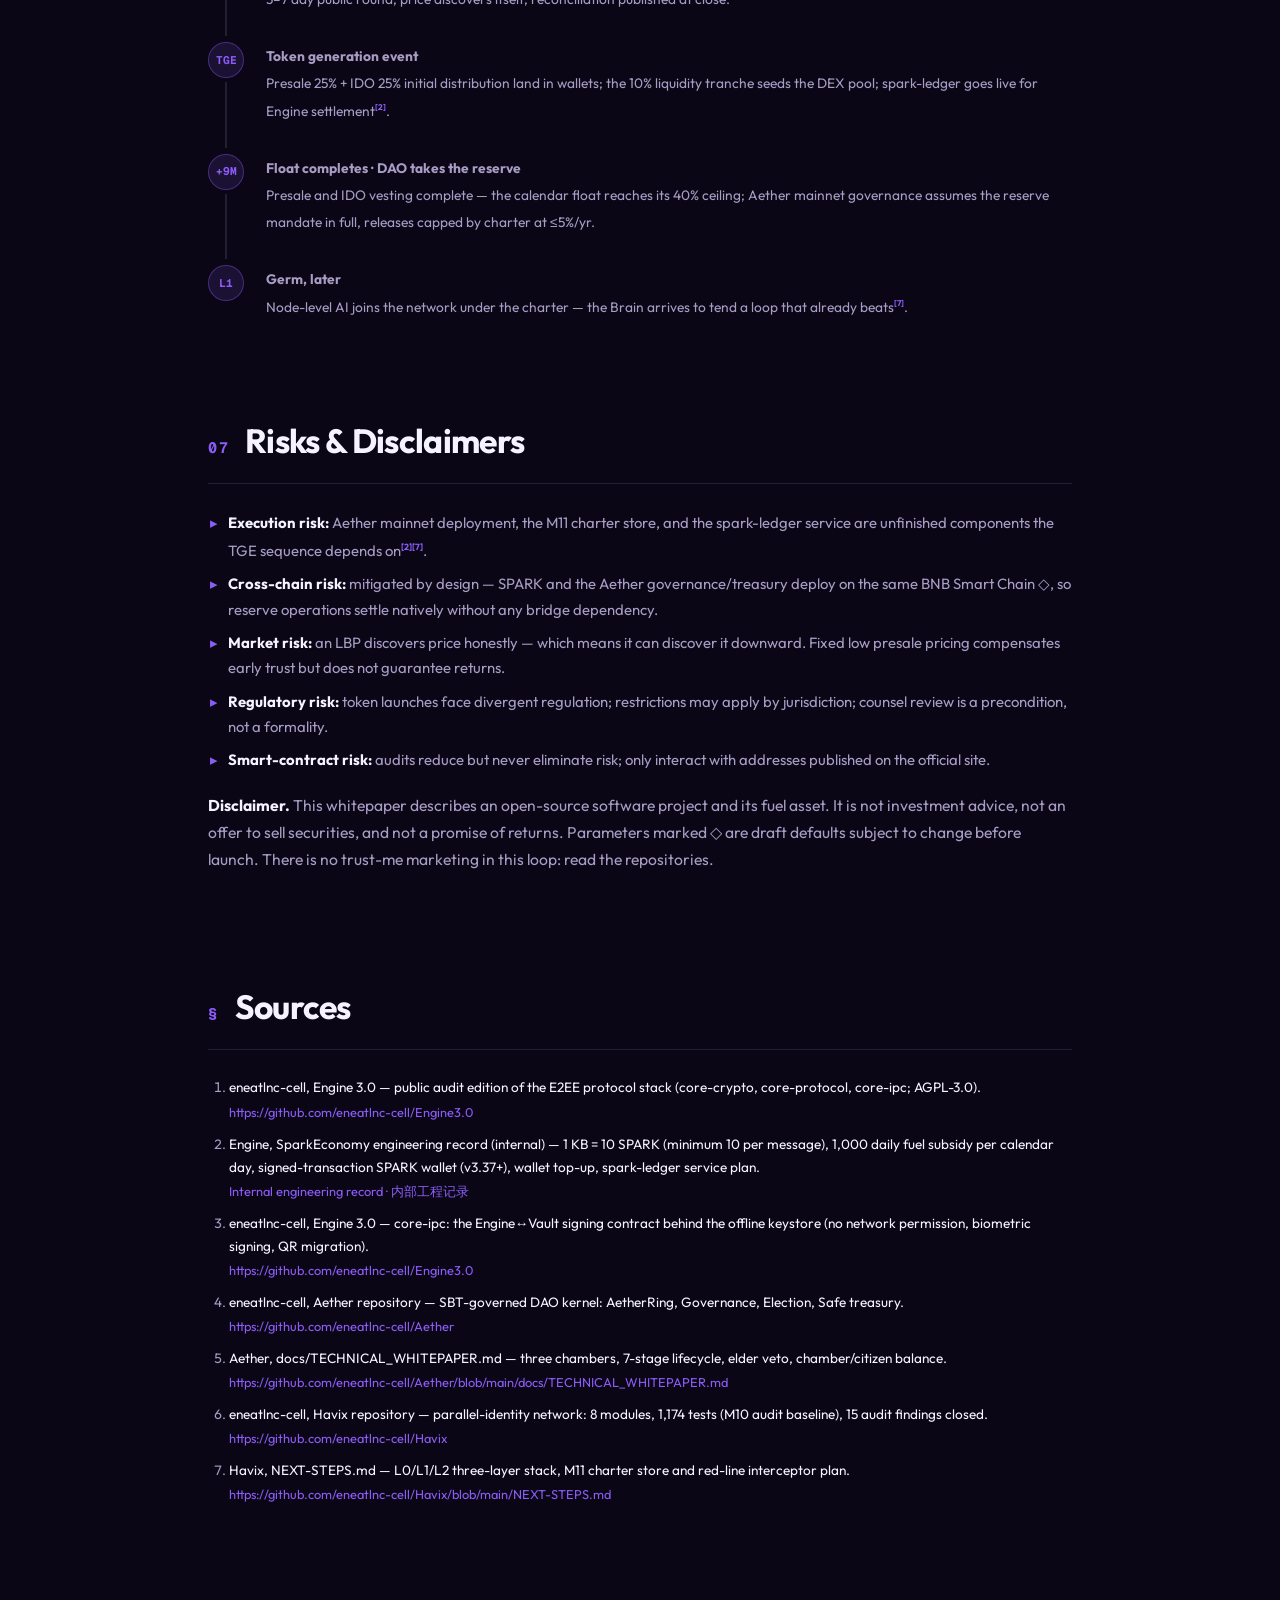
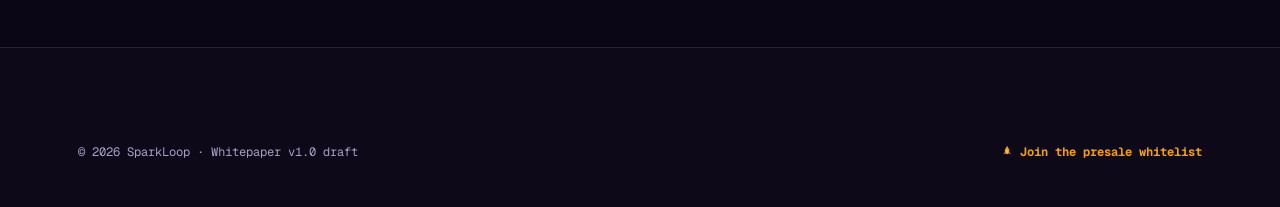
<file: whitepaper.html>
<!DOCTYPE html>
<!-- Generated by Trae Work -->
<html lang="en" data-lang="en">
<head>
<meta charset="UTF-8">
<meta name="viewport" content="width=device-width, initial-scale=1.0">
<title>SPARK Whitepaper — The Web4 Sovereignty Loop</title>
<meta name="description" content="The project whitepaper for SPARK and the Web4 prototype loop: Engine, Vault, Aether, Havix — architecture, token economics, presale + IDO dual-track launch, unlock schedule and governance.">
<link rel="icon" type="image/svg+xml" href="assets/favicon.svg">
<!-- canonical + social card — replace the host when moving to a custom domain -->
<link rel="canonical" href="https://eneatlnc-cell.github.io/Spark/whitepaper.html">
<meta property="og:type" content="website">
<meta property="og:title" content="SPARK Whitepaper — The Web4 Sovereignty Loop">
<meta property="og:description" content="The project whitepaper for SPARK and the Web4 prototype loop: Engine, Vault, Aether, Havix — architecture, token economics, presale + IDO dual-track launch, unlock schedule and governance.">
<meta property="og:url" content="https://eneatlnc-cell.github.io/Spark/whitepaper.html">
<meta property="og:image" content="https://eneatlnc-cell.github.io/Spark/assets/og-card.jpg">
<meta property="og:image:width" content="1200">
<meta property="og:image:height" content="630">
<meta property="og:image:alt" content="Spark Loop — one loop, four layers, zero intermediaries. $SPARK is the fuel.">
<meta name="twitter:card" content="summary_large_image">
<meta name="twitter:title" content="SPARK Whitepaper — The Web4 Sovereignty Loop">
<meta name="twitter:description" content="The project whitepaper for SPARK and the Web4 prototype loop: Engine, Vault, Aether, Havix — architecture, token economics, presale + IDO dual-track launch, unlock schedule and governance.">
<meta name="twitter:image" content="https://eneatlnc-cell.github.io/Spark/assets/og-card.jpg">
<link rel="stylesheet" href="assets/site.css">
<style>
/* ============ whitepaper document layer ============ */
#wpdoc section { padding: 58px 0; }
.wp { max-width: 920px; margin: 0 auto; padding: 0 28px; }
.wp p { color: var(--muted); font-size: 0.98rem; margin-bottom: 14px; }
.wp p strong, .wp p b { color: var(--ink); }
.wp h2.chap {
  display: flex; align-items: baseline; gap: 16px;
  font-size: clamp(1.5rem, 3vw, 2.1rem); font-weight: 700; letter-spacing: -0.02em;
  padding-bottom: 14px; border-bottom: 1px solid var(--rule); margin-bottom: 26px;
}
.wp h2.chap .cnum { font-family: var(--font-mono); font-size: 0.95rem; color: var(--pa); letter-spacing: 0.1em; }
.wp h3 { font-size: 1.15rem; margin: 34px 0 12px; color: var(--ink); }
.wp h3 .h3k { font-family: var(--font-mono); font-size: 0.72rem; color: var(--pa); letter-spacing: 0.14em; margin-right: 10px; }
.wp h4 { font-size: 0.98rem; margin: 22px 0 8px; color: var(--ink); }
mark.key { background: none; color: var(--pa); font-weight: 600; }
.wp ul.plain { list-style: none; display: flex; flex-direction: column; gap: 8px; margin: 12px 0 16px; }
.wp ul.plain li { font-size: 0.93rem; color: var(--muted); padding-left: 20px; position: relative; }
.wp ul.plain li::before { content: "▸"; position: absolute; left: 2px; color: var(--pa); }
.wp ul.plain li b { color: var(--ink); }

/* abstract */
.abstract { padding: 30px 34px; border-left: 3px solid var(--pa); background: rgba(255,255,255,0.03); border-radius: 0 18px 18px 0; }
.abstract p { margin-bottom: 0; }

/* toc */
.toc { display: grid; grid-template-columns: 1fr 1fr; gap: 10px 26px; margin-top: 8px; }
.toc a { display: flex; gap: 12px; align-items: baseline; font-size: 0.92rem; color: var(--muted); padding: 10px 14px; border: 1px solid var(--rule); border-radius: 12px; transition: all .2s; }
.toc a:hover { color: var(--ink); border-color: var(--pa); transform: translateX(3px); }
.toc a .tn { font-family: var(--font-mono); font-size: 0.7rem; color: var(--pa); }

/* meta band */
.doc-meta { display: flex; gap: 10px; flex-wrap: wrap; margin-top: 26px; }
.doc-meta span { font-family: var(--font-mono); font-size: 0.66rem; font-weight: 700; letter-spacing: 0.1em; color: var(--muted); border: 1px dashed var(--rule); border-radius: 100px; padding: 6px 14px; }
.doc-meta span.hot { color: #FDE68A; border-color: rgba(245,158,11,.4); background: rgba(245,158,11,.07); }

/* metric cards */
.wp-metrics { display: grid; grid-template-columns: repeat(5, 1fr); gap: 16px; margin: 30px 0; }
.wp-metric { padding: 20px 22px; }
.wp-metric b { display: block; font-family: var(--font-mono); font-size: 1.5rem; background: var(--pagrad); -webkit-background-clip: text; background-clip: text; color: transparent; }
.wp-metric span { font-size: 0.74rem; color: var(--muted); }

/* figures */
.chart-figure { margin: 30px 0; }
.chart-figure figcaption { font-size: 0.88rem; font-weight: 700; color: var(--ink); margin-bottom: 4px; }
.chart-figure .figsub { font-size: 0.78rem; color: var(--muted); margin-bottom: 12px; }

/* param tables reuse .tbl ; address box */
.addr-pending { font-family: var(--font-mono); font-size:  0.76rem; color: #FDE68A; border: 1px dashed rgba(245,158,11,.4); background: rgba(245,158,11,.06); border-radius: 12px; padding: 12px 18px; margin: 14px 0; display: inline-block; }

/* param note */
.wp-note { font-size: 0.8rem; color: var(--muted); font-style: italic; margin-top: -6px; }

/* loop svg */
.wp-loop-svg { width: 100%; height: auto; margin: 26px 0 8px; }
.wp-loop-svg .wnode rect { fill: #130B26; stroke: var(--nc); stroke-width: 1.4; }
.wp-loop-svg .wnode.ext rect { stroke-dasharray: 5 4; }
.wp-loop-svg .wt { fill: var(--ink); font: 700 15px var(--font-sans); }
.wp-loop-svg .ws { fill: var(--muted); font: 400 10.5px var(--font-sans); }
.wp-loop-svg .wpill { fill: #0A0616; stroke: var(--pc); stroke-width: 1; }
.wp-loop-svg .wpill text { fill: var(--pc); font: 700 8.5px var(--font-mono); letter-spacing: .08em; }
.wp-loop-svg .warrow { stroke: var(--pa); stroke-width: 2; fill: none; stroke-linecap: round; }
.wp-loop-svg .wdash { stroke: var(--muted); stroke-width: 1.4; fill: none; stroke-dasharray: 5 5; stroke-linecap: round; }
.wp-loop-svg .wlab { fill: var(--muted); font: 400 10.5px var(--font-mono); }

/* sources */
.sources-list { padding-left: 1.3rem; font-size: 0.85rem; color: var(--muted); list-style: decimal; }
.sources-list li { margin-bottom: 0.55rem; overflow-wrap: break-word; word-break: break-all; }
.sources-list .src-title { color: var(--ink); word-break: normal; }
.sources-list .src-url { display: block; margin-top: 0.15rem; font-size: 0.8rem; color: var(--pa); }
sup a { color: var(--pa); text-decoration: none; font-size: 0.72em; font-weight: 700; }
sup a:hover { text-decoration: underline; }

/* print */
@media print {
  #wpdoc section { padding: 24px 0; page-break-inside: avoid; }
  .toc, .loopstrip { display: none !important; }
}
@media (max-width: 860px) { .toc { grid-template-columns: 1fr 1fr; } .wp-metrics { grid-template-columns: repeat(2, 1fr); } .wp-metrics .wp-metric:last-child { grid-column: 1 / -1; } }
@media (max-width: 540px) { .wp-metrics { grid-template-columns: 1fr; } }
</style>
</head>
<body data-page="whitepaper">
<div class="aurora"></div>

<!-- ============ NAV ============ -->
<nav>
  <div class="nav-inner">
    <div class="lang-switch" role="group" aria-label="Language / 语言">
      <button data-set="en" class="on">EN</button>
      <button data-set="zh">中文</button>
    </div>
    <a class="nav-logo" href="index.html"><span class="logo-mark"><i data-ic="flame"></i></span><span>Spark<span style="color:var(--amber)">Loop</span></span></a>
    <button class="burger" aria-label="menu">☰</button>
    <div class="nav-links">
      <a href="index.html"><span data-i18n="whitepaper.nav_home">Home</span></a>
      <a href="engine.html">Engine</a>
      <a href="vault.html">Vault</a>
      <a href="aether.html">Aether</a>
      <a href="havix.html">Havix</a>
      <a href="rewards.html"><span data-i18n="whitepaper.nav_rewards">Rewards</span></a>
      <a class="nav-cta" href="spark.html"><i data-ic="flame"></i> Spark</a>
    </div>
  </div>
</nav>

<!-- ============ DOC HERO ============ -->
<header class="page-hero" id="wpdoc">
  <div class="wp">
    <div class="hero-kicker">
      <span><span data-i18n="whitepaper.kicker">// PROJECT WHITEPAPER</span></span>
      <span class="chip-layer"><span data-i18n="whitepaper.chip">VERSION 1.0 · DRAFT</span></span>
    </div>
    <h1><span data-i18n="whitepaper.h1">SPARK <span class="grad">&amp; the Web4 Sovereignty Loop</span></span></h1>
    <p class="hero-desc">
      <span data-i18n="whitepaper.hero_desc">Four organs — <strong>Vault</strong>, <strong>Engine</strong>, <strong>Aether</strong>, <strong>Havix</strong> — form one closed loop, and <strong>SPARK</strong> is the fuel that makes it turn. The E2EE protocol stack is open for audit; this document describes the architecture as built, the token economics as designed, and the dual-track launch: a whitelisted presale followed by a public LBP-based IDO.</span>
    </p>
    <div class="doc-meta">
      <span><span data-i18n="whitepaper.meta_1">AUGUST 2026</span></span>
      <span><span data-i18n="whitepaper.meta_2">4 REPOSITORIES · AGPL + APACHE</span></span>
      <span class="hot"><span data-i18n="whitepaper.meta_3">PRESALE WHITELIST OPEN</span></span>
      <span><span data-i18n="whitepaper.meta_4">SUPPLY 1,000T SPARK</span></span>
    </div>
    <div class="hero-stats">
      <div class="hs"><b>50%</b><span><span data-i18n="whitepaper.stat_dao">DAO reserve — governance-gated</span></span></div>
      <div class="hs"><b>17.5%</b><span><span data-i18n="whitepaper.stat_tge">liquid at TGE (incl. 10% LP)</span></span></div>
      <div class="hs"><b>$500</b><span><span data-i18n="whitepaper.stat_cap">presale cap per wallet</span></span></div>
      <div class="hs"><b>10</b><span><span data-i18n="whitepaper.stat_kb">SPARK per message kilobyte</span></span></div>
    </div>
  </div>
</header>

<!-- ============ ABSTRACT + TOC ============ -->
<section style="padding-top:26px">
  <div class="wp">
    <div class="abstract reveal">
      <p><span data-i18n="whitepaper.abstract"><b>Abstract.</b> Web3 gave users wallets but kept their social lives on servers. The Web4 prototype loop closes that gap with <mark class="key">physical isolation</mark>: an online social app (<strong>Engine</strong>) that holds no keys, an offline safe (<strong>Vault</strong>) that holds keys and never connects, an SBT-governed parliament (<strong>Aether</strong>) that banks the fuel reserve, and a parallel-identity network (<strong>Havix</strong>) — master-DID derived, running a credit-and-value dual economy — that charters AI under a living constitution. <strong>$SPARK</strong> is the single issued asset that meters expression in the app, endows the DAO reserve, and flows between them — fuel for the loop, never a vote. This whitepaper documents the architecture as it exists in the public repositories, then specifies the token: utility, allocation (10% presale / 20% IDO / 10% DEX liquidity / 50% DAO reserve / 10% community incentives), the two-phase launch, the unlock schedule, and the safeguards that keep the launch fair and the reserve sovereign.</span></p>
    </div>
    <div class="toc reveal" style="margin-top:34px">
      <a href="#loop"><span class="tn">01</span> <span data-i18n="whitepaper.toc1">The Sovereignty Loop</span></a>
      <a href="#arch"><span class="tn">02</span> <span data-i18n="whitepaper.toc2">Architecture: Isolation &amp; Identity</span></a>
      <a href="#organs"><span class="tn">03</span> <span data-i18n="whitepaper.toc3">The Four Organs</span></a>
      <a href="#token"><span class="tn">04</span> <span data-i18n="whitepaper.toc4">SPARK Token Economics</span></a>
      <a href="#launch"><span class="tn">04b</span> <span data-i18n="whitepaper.toc4b">The Dual-Track Launch</span></a>
      <a href="#gov"><span class="tn">05</span> <span data-i18n="whitepaper.toc5">Governance of the Reserve</span></a>
      <a href="#road"><span class="tn">06</span> <span data-i18n="whitepaper.toc6">Roadmap to TGE</span></a>
      <a href="#risks"><span class="tn">07</span> <span data-i18n="whitepaper.toc7">Risks &amp; Disclaimers</span></a>
    </div>
  </div>
</section>

<!-- ============ 01 THE LOOP ============ -->
<section id="loop">
  <div class="wp">
    <h2 class="chap"><span class="cnum">01</span> <span data-i18n="whitepaper.ch1">The Sovereignty Loop</span></h2>
    <p><span data-i18n="whitepaper.ch1_p1">This is <b>one project, not a portfolio of products</b>. Each repository is an organ; the organs share one bloodstream — SPARK. A user chats in Engine; every message burns fuel; fuel is banked in the Aether reserve; the reserve is kept liquid by chartered AI on Havix; Havix's network effects keep Engine alive; and Engine's demand gives SPARK its physical backing. Cut any organ and the loop stops turning.</span></p>

    <svg class="wp-loop-svg" viewBox="0 0 720 560" role="img" aria-label="The sovereignty loop: Vault and Engine are physically isolated pairs; Engine spends Spark; Spark flows into the Aether reserve; Aether anchors governance on Havix; Havix keeps Engine alive; DEX liquidity is the segment under construction.">
      <defs>
        <marker id="wAr" viewBox="0 0 10 10" refX="8" refY="5" markerWidth="8" markerHeight="8" orient="auto" markerUnits="userSpaceOnUse"><path d="M0,0 L10,5 L0,10 z" fill="var(--pa)"/></marker>
        <marker id="wArN" viewBox="0 0 10 10" refX="8" refY="5" markerWidth="8" markerHeight="8" orient="auto" markerUnits="userSpaceOnUse"><path d="M0,0 L10,5 L0,10 z" fill="var(--muted)"/></marker>
      </defs>
      <!-- Engine -->
      <g class="wnode" style="--nc:#EC4899"><rect x="285" y="52" width="150" height="62" rx="10"/><text class="wt" x="360" y="78" text-anchor="middle">Engine</text><text class="ws" x="360" y="97" text-anchor="middle"><tspan class="en">the App · social online</tspan><tspan class="zh">应用 · 在线社交</tspan></text></g>
      <g class="wpill" style="--pc:#6EE7B7"><rect x="300" y="122" width="120" height="20" rx="10"/><text x="360" y="136" text-anchor="middle">SHIPPED v3.74.1</text></g>
      <!-- Vault -->
      <g class="wnode" style="--nc:#10B981"><rect x="66" y="66" width="140" height="62" rx="10"/><text class="wt" x="136" y="92" text-anchor="middle">Vault</text><text class="ws" x="136" y="111" text-anchor="middle"><tspan class="en">the Safe · keys offline</tspan><tspan class="zh">保险箱 · 密钥离线</tspan></text></g>
      <g class="wpill" style="--pc:#6EE7B7"><rect x="76" y="136" width="120" height="20" rx="10"/><text x="136" y="150" text-anchor="middle">SHIPPED v3.74.0</text></g>
      <!-- Spark -->
      <g class="wnode" style="--nc:#F59E0B"><rect x="470" y="228" width="150" height="62" rx="10"/><text class="wt" x="545" y="254" text-anchor="middle">Spark</text><text class="ws" x="545" y="273" text-anchor="middle"><tspan class="en">the Fuel · $SPARK</tspan><tspan class="zh">燃料 · $SPARK</tspan></text></g>
      <g class="wpill" style="--pc:#FDE68A"><rect x="474" y="298" width="142" height="20" rx="10"/><text x="545" y="312" text-anchor="middle">PRESALE + IDO</text></g>
      <!-- Aether -->
      <g class="wnode" style="--nc:#818CF8"><rect x="285" y="400" width="150" height="62" rx="10"/><text class="wt" x="360" y="426" text-anchor="middle">Aether</text><text class="ws" x="360" y="445" text-anchor="middle"><tspan class="en">the Parliament · reserve</tspan><tspan class="zh">议会 · 储备</tspan></text></g>
      <g class="wpill" style="--pc:#FDE68A"><rect x="281" y="470" width="158" height="20" rx="10"/><text x="360" y="484" text-anchor="middle">AUDIT ✓ · MAINNET PENDING</text></g>
      <!-- Havix -->
      <g class="wnode" style="--nc:#22D3EE"><rect x="80" y="228" width="150" height="62" rx="10"/><text class="wt" x="155" y="254" text-anchor="middle">Havix</text><text class="ws" x="155" y="273" text-anchor="middle"><tspan class="en">identity root · dual track</tspan><tspan class="zh">身份之源 · 双轨</tspan></text></g>
      <g class="wpill" style="--pc:#67E8F9"><rect x="122" y="298" width="66" height="20" rx="10"/><text x="155" y="312" text-anchor="middle">BETA</text></g>
      <!-- Germ (future) -->
      <g class="wnode ext" style="--nc:#A78BFA"><rect x="540" y="440" width="140" height="52" rx="10"/><text class="wt" x="610" y="463" text-anchor="middle">Germ</text><text class="ws" x="610" y="480" text-anchor="middle"><tspan class="en">the Brain · future</tspan><tspan class="zh">大脑 · 远期</tspan></text></g>
      <!-- DEX (under construction) -->
      <g class="wnode ext" style="--nc:#F59E0B"><rect x="548" y="340" width="130" height="46" rx="10"/><text class="wt" x="613" y="360" text-anchor="middle">DEX</text><text class="ws" x="613" y="376" text-anchor="middle"><tspan class="en">liquidity · in construction</tspan><tspan class="zh">流动性 · 建设中</tspan></text></g>
      <!-- flows -->
      <path class="warrow" d="M437,84 C458,130 462,180 468,224" marker-end="url(#wAr)"/>
      <text class="wlab" x="476" y="168"><tspan class="en">1 KB = 10 SPARK</tspan><tspan class="zh">1 KB = 10 SPARK</tspan></text>
      <path class="warrow" d="M540,296 L440,412" marker-end="url(#wAr)"/>
      <text class="wlab" x="512" y="360" text-anchor="end"><tspan class="en">long-term reserve</tspan><tspan class="zh">长期储备</tspan></text>
      <path class="warrow" d="M283,424 L182,296" marker-end="url(#wAr)"/>
      <text class="wlab" x="244" y="352" text-anchor="end"><tspan class="en">charter · red lines</tspan><tspan class="zh">宪章 · 红线</tspan></text>
      <path class="warrow" d="M152,226 L250,120" marker-end="url(#wAr)"/>
      <text class="wlab" x="196" y="168" text-anchor="end"><tspan class="en">liveness</tspan><tspan class="zh">存活性</tspan></text>
      <path class="wdash" d="M208,100 L283,90" marker-start="url(#wArN)" marker-end="url(#wArN)"/>
      <text class="wlab" x="222" y="66"><tspan class="en">QR · delegated signing</tspan><tspan class="zh">二维码 · 委托签名</tspan></text>
      <path class="wdash" d="M613,338 L580,294" marker-start="url(#wArN)" marker-end="url(#wArN)"/>
      <text class="wlab" x="600" y="330" text-anchor="end"><tspan class="en">swap · at TGE</tspan><tspan class="zh">兑换 · TGE 时</tspan></text>
      <path class="wdash" d="M437,452 C500,470 530,468 538,462" marker-end="url(#wArN)"/>
      <text class="wlab" x="492" y="494" text-anchor="middle"><tspan class="en">AI (future)</tspan><tspan class="zh">AI（远期）</tspan></text>
    </svg>

    <div class="table-wrap" style="margin-top:26px">
      <table class="tbl">
        <thead><tr><th><span data-i18n="whitepaper.th_organ">Organ</span></th><th><span data-i18n="whitepaper.th_metaphor">Metaphor</span></th><th><span data-i18n="whitepaper.th_function">Function in the loop</span></th><th><span data-i18n="whitepaper.th_status">Real status</span></th></tr></thead>
        <tbody>
          <tr><td>Vault</td><td class="mono"><span data-i18n="whitepaper.rv_mt">the Safe</span></td><td><span data-i18n="whitepaper.rv_fn">Offline custody of every private key; signs by proxy; migrates keys by QR only</span></td><td class="ok"><span data-i18n="whitepaper.rv_st">v3.74.0 shipped</span></td></tr>
          <tr><td>Engine</td><td class="mono"><span data-i18n="whitepaper.re_mt">the App</span></td><td><span data-i18n="whitepaper.re_fn">Sovereign social messenger; pure-memory, E2E-encrypted; spends SPARK by the kilobyte</span></td><td class="ok"><span data-i18n="whitepaper.re_st">v3.74.1 shipped</span></td></tr>
          <tr><td>Spark</td><td class="mono"><span data-i18n="whitepaper.rs_mt">the Fuel</span></td><td><span data-i18n="whitepaper.rs_fn">Meters expression; endows the reserve; bridges reserve and markets</span></td><td class="warn"><span data-i18n="whitepaper.rs_st">presale + IDO</span></td></tr>
          <tr><td>Aether</td><td class="mono"><span data-i18n="whitepaper.ra_mt">the Parliament</span></td><td><span data-i18n="whitepaper.ra_fn">SBT-governed DAO: three chambers, soulbound ranks, multisig treasury</span></td><td class="warn"><span data-i18n="whitepaper.ra_st">v3.6 · BSC · audit closed · mainnet pending</span></td></tr>
          <tr><td>Havix</td><td class="mono"><span data-i18n="whitepaper.rh_mt">the Identity Root</span></td><td><span data-i18n="whitepaper.rh_fn">Master-DID derived parallel identities: 4-context derivation, credit-and-value dual track, AI charter plane</span></td><td class="warn"><span data-i18n="whitepaper.rh_st">M10 closed beta</span></td></tr>
          <tr><td>Germ</td><td class="mono"><span data-i18n="whitepaper.rig_mt">the Brain</span></td><td><span data-i18n="whitepaper.rig_fn">Node-level AI that reasons with its own identity</span></td><td class="mono" style="color:var(--muted)"><span data-i18n="whitepaper.rig_st">future stage</span></td></tr>
        </tbody>
      </table>
    </div>
    <p style="margin-top:16px"><span data-i18n="whitepaper.ch1_meta">The metaphors are the architecture: the <mark class="key">Safe never touches the network</mark>, the <mark class="key">Parliament rules by soulbound SBT</mark>, the <mark class="key">Brain is licensed, not trusted</mark>. Everything below is traceable to public code<sup><a href="#cite-1">[1]</a></sup><sup><a href="#cite-3">[3]</a></sup><sup><a href="#cite-4">[4]</a></sup><sup><a href="#cite-6">[6]</a></sup>.</span></p>
  </div>
</section>

<!-- ============ 02 ARCHITECTURE ============ -->
<section id="arch" style="padding-top:0">
  <div class="wp">
    <h2 class="chap"><span class="cnum">02</span> <span data-i18n="whitepaper.ch2">Architecture: Isolation &amp; Identity</span></h2>

    <h3><span class="h3k">2.1</span> <span data-i18n="whitepaper.h21">Physical isolation as a security model</span></h3>
    <p><span data-i18n="whitepaper.ch2_p1">The loop's root security decision is <b>separation by physics, not by policy</b>. Engine runs online but holds zero private keys; Vault holds the keys and is built with <mark class="key">no network permission at all</mark> — its Android manifest declares no INTERNET permission, making exfiltration a physical rather than logical problem<sup><a href="#cite-3">[3]</a></sup>. Signing requests travel from Engine to Vault over signature-protected IPC; key material travels between devices only as encrypted QR frames — camera-to-camera, air-gap enforced<sup><a href="#cite-3">[3]</a></sup>.</span></p>
    <p><span data-i18n="whitepaper.ch2_p2">The trust is auditable: Engine's <span class="mono">core/</span> modules (protocol, crypto, IPC) are <b>byte-identical</b> to Vault's, so both apps verify against the same public source<sup><a href="#cite-1">[1]</a></sup>. Messages are end-to-end encrypted with ECDH key agreement and AES-256-GCM; the relay sees envelopes, never plaintext<sup><a href="#cite-1">[1]</a></sup>.</span></p>

    <h3><span class="h3k">2.2</span> <span data-i18n="whitepaper.h22">One identity, four unlinkable contexts</span></h3>
    <p><span data-i18n="whitepaper.ch2_p3">Havix derives four context-specific sub-identities from a single master key using HKDF — public, market, tunnel and wiki contexts<sup><a href="#cite-6">[6]</a></sup>. The derivation is cryptographically unlinkable: your market persona cannot be correlated with your private correspondence. This is what lets one person be simultaneously <mark class="key">a citizen in the Parliament, a trader in the market, and a private person in chat</mark> — without three accounts and without a platform holding the mapping.</span></p>

    <h3><span class="h3k">2.3</span> <span data-i18n="whitepaper.h23">Three planes, one loop</span></h3>
    <ul class="plain">
      <li><span data-i18n="whitepaper.ch2_li1"><b>Application plane (online):</b> Engine — user-facing, keyless, pure-memory. Messages exist in RAM; the attack surface for seizure is roughly zero.</span></li>
      <li><span data-i18n="whitepaper.ch2_li2"><b>Custody plane (offline):</b> Vault — keystores sealed behind biometrics, export only via QR.</span></li>
      <li><span data-i18n="whitepaper.ch2_li3"><b>Coordination plane (off-chain P2P):</b> Havix — identity derivation, reputation/credit ledgers, arbitration, and the charter that licenses AI<sup><a href="#cite-6">[6]</a></sup>.</span></li>
      <li><span data-i18n="whitepaper.ch2_li4"><b>Settlement plane (on-chain):</b> Aether on BNB Smart Chain — governance, treasury and timelocked execution, governed by soulbound SBT rank rather than transferable token supply<sup><a href="#cite-4">[4]</a></sup><sup><a href="#cite-5">[5]</a></sup>.</span></li>
    </ul>
    <p><span data-i18n="whitepaper.ch2_p4">Havix's own roadmap formalizes this as a three-layer stack — network bedrock (L0), cognitive execution (L1, Germ), on-chain governance (L2, Aether) — with the 4-context DID enforcing the cryptographic separation between layers<sup><a href="#cite-7">[7]</a></sup>.</span></p>
  </div>
</section>

<!-- ============ 03 ORGANS ============ -->
<section id="organs" style="padding-top:0">
  <div class="wp">
    <h2 class="chap"><span class="cnum">03</span> <span data-i18n="whitepaper.ch3">The Four Organs</span></h2>

    <h3><span class="h3k">3.1</span> <span data-i18n="whitepaper.h31">Vault — the Safe</span> <span class="wp-note" style="float:right"><span data-i18n="whitepaper.note31">v3.74.0 · shipped</span></span></h3>
    <p><span data-i18n="whitepaper.ch3_p1">A generic offline keystore, not an Engine accessory: it can custody keys for any compliant app. Mechanism: no network permission; keystores sealed in the TEE; biometric-gated signing (StrongBox-backed where available); SPARK wallet custody — the balance lives as an append-only chain of transactions co-signed inside the secure world, and a wallet handover migrates the full balance to a new device as a genesis transaction; QR-only migration to new hardware, with the private key never entering a network stack<sup><a href="#cite-3">[3]</a></sup>. Since v3.40 Engine reaches Vault over a signature-protected Binder IPC direct channel — the legacy cross-app jump dialogs are gone<sup><a href="#cite-3">[3]</a></sup>.</span></p>

    <h3><span class="h3k">3.2</span> <span data-i18n="whitepaper.h32">Engine — the App</span> <span class="wp-note" style="float:right"><span data-i18n="whitepaper.note32">v3.74.1 · shipped</span></span></h3>
    <p><span data-i18n="whitepaper.ch3_p2">The market entry point of the whole loop: a sovereign social messenger with pure-memory architecture, group messaging, a 60-emoji expression economy and DID profiles<sup><a href="#cite-1">[1]</a></sup>. Its economic engine is already specified in the repository: <mark class="key">one kilobyte costs ten SPARK</mark> — every message is metered by its UTF-8 size, rounded up, with a floor of ten SPARK per message; a daily fuel subsidy of 1,000 SPARK (idempotent per calendar day, ruled by the authoritative ledger, gated by a bound Vault identity); heavy users top up from a wallet<sup><a href="#cite-2">[2]</a></sup>. The wallet balance is not a stored number: it is the derivation of an append-only chain of transactions co-signed by the Vault-held wallet key — every change of balance, without exception, is a signed transaction<sup><a href="#cite-2">[2]</a></sup>. Client-side pre-deduction is implemented; a standalone spark-ledger service settles balances server-side<sup><a href="#cite-2">[2]</a></sup>.</span></p>

    <h3><span class="h3k">3.3</span> <span data-i18n="whitepaper.h33">Aether — the Parliament</span> <span class="wp-note" style="float:right"><span data-i18n="whitepaper.note33">v3.6 · BSC · audit closed · mainnet pending</span></span></h3>
    <p><span data-i18n="whitepaper.ch3_p3">An SBT-governed DAO kernel on BNB Smart Chain. Weight is earned, not bought: AetherRing mints 14 non-transferable soulbound ranks; three chambers (Council, Parliament, Elders) plus a citizen referendum check one another through a 7-stage proposal lifecycle with an elder veto; the treasury is a 3/5 Safe multisig executing timelocked calls<sup><a href="#cite-4">[4]</a></sup><sup><a href="#cite-5">[5]</a></sup>. The deliberate design tension: <mark class="key">governance is soulbound (SBT) while the fuel is a real, issued asset</mark> — whales can buy $SPARK, but $SPARK buys messages, not votes. One contract stands apart: AetherDonation is an <b>external philanthropy channel</b> (USDC tips for public goods) and is independent of the loop's economics.</span></p>

    <h3><span class="h3k">3.4</span> <span data-i18n="whitepaper.h34">Havix — the Identity Root</span> <span class="wp-note" style="float:right"><span data-i18n="whitepaper.note34">validated · standby</span></span></h3>
    <p><span data-i18n="whitepaper.ch3_p4">The coordination network beneath the loop: eight modules (identity, message-types, credit, vouch, wiki, arbitration, market, s-node runtime), 1,174 passing tests (MVP 980 + validation experiment 194, M10 audit baseline), and a two-round audit program — M9 closed all 15 findings, while the M10 deep audit surfaced 52 more (5 P0 + 15 P1 + 32 P2) with P0/P1 remediated before closed beta<sup><a href="#cite-6">[6]</a></sup>. Its charter plane is what puts AI on a legal footing rather than a magical one: routine operations execute automatically with receipts; <mark class="key">red-line operations are physically routed to a human, on-chain vote</mark>. The charter store and interceptor are scheduled as the M11 workstream<sup><a href="#cite-7">[7]</a></sup>.</span></p>

    <h3><span class="h3k">3.5</span> <span data-i18n="whitepaper.h35">Germ — the Brain, later</span></h3>
    <p><span data-i18n="whitepaper.ch3_p5">Germ is the node-level AI layer: AI that reasons with its own 4-context identities on the Havix network. It is intentionally deferred — <mark class="key">Engine is today's market entry</mark>; the Brain arrives when the loop has users worth caring for. In this whitepaper Germ appears only where the economics must reserve room for it (reserve AI, §5).</span></p>
  </div>
</section>

<!-- ============ 04 TOKEN ============ -->
<section id="token" style="padding-top:0">
  <div class="wp">
    <h2 class="chap"><span class="cnum">04</span> <span data-i18n="whitepaper.ch4">SPARK Token Economics</span></h2>

    <h3><span class="h3k">4.1</span> <span data-i18n="whitepaper.h41">Utility: fuel with physics behind it</span></h3>
    <p><span data-i18n="whitepaper.ch4_p1">SPARK is a <b>metering asset</b>. In Engine, every kilobyte costs 10 SPARK — metered by message size, rounded up, minimum 10 per message — the meter is in the protocol, not the terms of service<sup><a href="#cite-2">[2]</a></sup>. Budgets derive from a real 100&nbsp;Mbps relay baseline: text envelopes up to 40&nbsp;KB, media up to 48&nbsp;KB, a 128&nbsp;KB hard frame ceiling, groups capped at 200<sup><a href="#cite-1">[1]</a></sup>. Because every expressive byte costs fuel, spam has a marginal cost and speech stays free.</span></p>
    <ul class="plain">
      <li><span data-i18n="whitepaper.ch4_li1"><b>Acquire:</b> daily fuel subsidy (1,000 SPARK per calendar day, idempotent, gated by a bound Vault identity<sup><a href="#cite-2">[2]</a></sup>), wallet top-up<sup><a href="#cite-2">[2]</a></sup>, or market purchase after TGE.</span></li>
      <li><span data-i18n="whitepaper.ch4_li2"><b>Spend:</b> messaging fuel; group and media budgets; SDK app usage.</span></li>
      <li><span data-i18n="whitepaper.ch4_li3"><b>Hold:</b> the DAO treasury holds SPARK as its long-term reserve — demand from real usage accrues to every holder symmetrically.</span></li>
    </ul>
    <p class="wp-note"><span data-i18n="whitepaper.ch4_note">◇ Design parameters (vesting lengths, LP lock, fee routing, allowance decay) are recommended defaults of this draft; each is confirmed or amended by governance before the presale opens. On-chain metering rates (1 KB = 10 SPARK, minimum 10 per message; 1,000 daily fuel subsidy per calendar day) are fixed in the Engine specification<sup><a href="#cite-2">[2]</a></sup>.</span></p>

    <h3><span class="h3k">4.2</span> <span data-i18n="whitepaper.h42">Two phases of the same asset — metering ledger, then fixed supply</span></h3>
    <p><span data-i18n="whitepaper.ch4_p2">SPARK ships in two deliberate stages, and the sequence is the design. <b>Phase A — metering ledger (live today):</b> inside shipped Engine software, SPARK exists as an off-chain hash-chained ledger. Each device mints <b>1,000 per calendar day</b> through a Vault-countersigned fuel subsidy — anti-sybil defenses are already in production: a TEE/DRM device anchor, relay-side daily deduplication of unlinkable device hashes, and an amount whitelist enforced at the signing gate. Phase A balances are <mark class="key">not transferable, not tradable, not convertible</mark> — today they are quota, not securities.</span></p>
    <p><span data-i18n="whitepaper.ch4_p3"><b>Phase B — TGE mapping (planned):</b> the fixed <b>1,000T supply</b> takes effect at TGE. Initial supply combines the presale, IDO, liquidity and reserve tranches of §4.3 with a snapshot-based mapping of Phase A balances into the community-incentive tranche — specific conversion parameters are draft defaults ◇ confirmed by governance before the presale opens. After TGE, SPARK circulates freely, <b>including open USDC and other stablecoin pairs</b>. The conversion channel is deliberately unbuilt today: device anchoring, daily dedup and amount whitelisting must exist <i>before</i> there is a vault to defend, so that the day convertibility opens, these defenses graduate from quota hygiene to vault gates.</span></p>

    <h3><span class="h3k">4.3</span> <span data-i18n="whitepaper.h43">Supply &amp; allocation</span></h3>
    <p><span data-i18n="whitepaper.ch4_p4">Total supply is fixed at <b>1,000T SPARK (1,000,000,000,000,000 — one thousand trillion)</b>. Allocation follows the 10 / 20 / 10 / 50 / 10 split: presale, IDO, DEX liquidity, DAO reserve, community incentives. There is <mark class="key">no team tranche, no insider allocation, no marketing tranche</mark> — the team's upside is the 50% reserve it shares with the DAO, unlocked only through public governance and capped by charter at ≤5% of the reserve per year.</span></p>

    <figure class="chart-figure">
      <figcaption><span data-i18n="whitepaper.fig1">Figure 1 — SPARK allocation at TGE (refined: 10 slices, 5 tranches)</span></figcaption>
      <div class="figsub"><span data-i18n="whitepaper.fig1_sub">Total supply 1,000T (1,000,000,000,000,000). Presale splits 2.5% at TGE + 7.5% vesting; IDO splits 5% at TGE + 15% vesting (both tranches: 25% at TGE, then 9-month linear); reserve sub-splits are charter-bounded draft defaults ◇ with release capped at ≤5%/yr — the reserve itself has no calendar unlock.</span></div>
      <div id="chart-alloc" style="width:100%;min-height:440px"></div>
    </figure>

    <div class="table-wrap">
      <table class="tbl">
        <thead><tr><th><span data-i18n="whitepaper.th_tranche">Tranche</span></th><th><span data-i18n="whitepaper.th_share">Share</span></th><th><span data-i18n="whitepaper.th_amount">Amount</span></th><th><span data-i18n="whitepaper.th_unlock">Unlock</span></th></tr></thead>
        <tbody>
          <tr><td><span data-i18n="whitepaper.tr_presale_t">Presale — whitelist</span></td><td>10%</td><td class="mono"><span data-i18n="whitepaper.tr_presale_amt">100T</span></td><td><span data-i18n="whitepaper.tr_a_un">25% at TGE ◇, then 9-month linear ◇</span></td></tr>
          <tr><td class="mono" style="padding-left:26px;color:var(--muted)"><span data-i18n="whitepaper.tr_tge_t">└ TGE unlock</span></td><td>2.5%</td><td class="mono"><span data-i18n="whitepaper.tr_tge_amt">25T</span></td><td><span data-i18n="whitepaper.tr_tge_un">Liquid at TGE</span></td></tr>
          <tr><td class="mono" style="padding-left:26px;color:var(--muted)"><span data-i18n="whitepaper.tr_9m_t">└ 9-month vest</span></td><td>7.5%</td><td class="mono"><span data-i18n="whitepaper.tr_9m_amt">75T</span></td><td><span data-i18n="whitepaper.tr_9m_un">Linear, months 1–9</span></td></tr>
          <tr><td><span data-i18n="whitepaper.tr_ido_t">IDO — public LBP round</span></td><td>20%</td><td class="mono"><span data-i18n="whitepaper.tr_ido_amt">200T</span></td><td><span data-i18n="whitepaper.tr_b_un">25% at TGE ◇, then 9-month linear ◇</span></td></tr>
          <tr><td class="mono" style="padding-left:26px;color:var(--muted)"><span data-i18n="whitepaper.tr_tge2_t">└ TGE unlock</span></td><td>5%</td><td class="mono"><span data-i18n="whitepaper.tr_tge2_amt">50T</span></td><td><span data-i18n="whitepaper.tr_tge_un">Liquid at TGE</span></td></tr>
          <tr><td class="mono" style="padding-left:26px;color:var(--muted)"><span data-i18n="whitepaper.tr_9m2_t">└ 9-month vest</span></td><td>15%</td><td class="mono"><span data-i18n="whitepaper.tr_9m2_amt">150T</span></td><td><span data-i18n="whitepaper.tr_9m_un">Linear, months 1–9</span></td></tr>
          <tr><td><span data-i18n="whitepaper.tr_dex_t">DEX liquidity</span></td><td>10%</td><td class="mono"><span data-i18n="whitepaper.tr_dex_amt">100T</span></td><td><span data-i18n="whitepaper.tr_dex_un">Seeded into the pool at TGE · LP locked 12 months ◇</span></td></tr>
          <tr><td><span data-i18n="whitepaper.tr_comm_t">Community incentives</span></td><td>10%</td><td class="mono"><span data-i18n="whitepaper.tr_comm_amt">100T</span></td><td><span data-i18n="whitepaper.tr_comm_un">Referral bonuses + activation grants · settles per program</span></td></tr>
          <tr><td><span data-i18n="whitepaper.tr_dao_t">DAO reserve</span></td><td>50%</td><td class="mono"><span data-i18n="whitepaper.tr_dao_amt">500T</span></td><td><span data-i18n="whitepaper.tr_dao_un">No calendar — released only by Aether proposal · charter cap ≤5%/yr</span></td></tr>
          <tr><td class="mono" style="padding-left:26px;color:var(--muted)"><span data-i18n="whitepaper.tr_fuel_t">└ Engine fuel subsidies</span></td><td>15%</td><td class="mono"><span data-i18n="whitepaper.tr_fuel_amt">150T</span></td><td><span data-i18n="whitepaper.tr_fuel_un">Charter default ◇ — subsidy epochs</span></td></tr>
          <tr><td class="mono" style="padding-left:26px;color:var(--muted)"><span data-i18n="whitepaper.tr_eco_t">└ Ecosystem grants</span></td><td>15%</td><td class="mono"><span data-i18n="whitepaper.tr_eco_amt">150T</span></td><td><span data-i18n="whitepaper.tr_eco_un">Charter default ◇ — apps, relays, tooling</span></td></tr>
          <tr><td class="mono" style="padding-left:26px;color:var(--muted)"><span data-i18n="whitepaper.tr_relay_t">└ Relay &amp; infrastructure</span></td><td>10%</td><td class="mono"><span data-i18n="whitepaper.tr_relay_amt">100T</span></td><td><span data-i18n="whitepaper.tr_relay_un">Charter default ◇ — relays, s-nodes</span></td></tr>
          <tr><td class="mono" style="padding-left:26px;color:var(--muted)"><span data-i18n="whitepaper.tr_ai_t">└ AI liquidity &amp; endowment</span></td><td>10%</td><td class="mono"><span data-i18n="whitepaper.tr_ai_amt">100T</span></td><td><span data-i18n="whitepaper.tr_ai_un">Charter default ◇ — AI bounds</span></td></tr>
        </tbody>
      </table>
    </div>
  </div>
</section>

<!-- ============ 04b LAUNCH ============ -->
<section id="launch" style="padding-top:0">
  <div class="wp">
    <h2 class="chap"><span class="cnum">04b</span> <span data-i18n="whitepaper.ch4b">The Dual-Track Launch</span></h2>
    <p><span data-i18n="whitepaper.ch4b_p1">The core of the launch is <b>presale + IDO in parallel, at different tempos</b>: the presale targets the core community; the IDO faces the public. <mark class="key">The presale builds the base; the IDO opens the market.</mark></span></p>

    <div class="wp-metrics">
      <div class="glass wp-metric"><b>10%</b><span><span data-i18n="whitepaper.m1">presale — whitelist · $500 cap</span></span></div>
      <div class="glass wp-metric"><b>20%</b><span><span data-i18n="whitepaper.m2">IDO — LBP · 3–7 days</span></span></div>
      <div class="glass wp-metric"><b>10%</b><span><span data-i18n="whitepaper.m3">liquidity — seeded at TGE</span></span></div>
      <div class="glass wp-metric"><b>10%</b><span><span data-i18n="whitepaper.m4">community incentives — referral &amp; activation</span></span></div>
      <div class="glass wp-metric"><b>50%</b><span><span data-i18n="whitepaper.m5">DAO reserve — governance-gated · ≤5%/yr</span></span></div>
    </div>

    <h3><span class="h3k">4.4</span> <span data-i18n="whitepaper.h44">Phase 1 — Presale (10%)</span></h3>
    <ul class="plain">
      <li><span data-i18n="whitepaper.ch4b_li1"><b>Audience:</b> early core contributors and active community members only. Wallet addresses are collected into a whitelist in advance; start time is announced to the list first.</span></li>
      <li><span data-i18n="whitepaper.ch4b_li2"><b>Anti-whale:</b> a hard <mark class="key">$500 per-wallet cap</mark>.</span></li>
      <li><span data-i18n="whitepaper.ch4b_li3"><b>Terms:</b> pay with USDT or BNB at a fixed low price; 25% unlocks at TGE, the remainder vests linearly over 9 months ◇.</span></li>
      <li><span data-i18n="whitepaper.ch4b_li4"><b>Execution:</b> when the window opens, whitelisted wallets connect on the official site and subscribe inside the cap.</span></li>
    </ul>

    <h3><span class="h3k">4.5</span> <span data-i18n="whitepaper.h45">Phase 2 — IDO (20%)</span></h3>
    <ul class="plain">
      <li><span data-i18n="whitepaper.ch4b2_li1"><b>Platform:</b> an LBP launchpad of the Fjord Foundry class — the price starts high and decays until demand catches it, which <mark class="key">removes the sniping edge</mark>; no whitelist, no first-block advantage.</span></li>
      <li><span data-i18n="whitepaper.ch4b2_li2"><b>Parameters:</b> token address triple-checked before funding the pool (irreversible); payment in USDT or BNB; a 3–7 day window; per-wallet minimum and maximum caps; starting price above the presale price.</span></li>
      <li><span data-i18n="whitepaper.ch4b2_li3"><b>Distribution:</b> 25% of each wallet's allocation is claimable at TGE, the remainder vests linearly over 9 months ◇; proceeds flow directly to the project multisig.</span></li>
      <li><span data-i18n="whitepaper.ch4b2_li4"><b>Accounting:</b> after the window closes, the subscription list and amounts are reconciled and published before distribution.</span></li>
    </ul>

    <h3><span class="h3k">4.6</span> <span data-i18n="whitepaper.h46">Liquidity &amp; DEX (10%)</span></h3>
    <p><span data-i18n="whitepaper.ch4b3_p1">At TGE the liquidity tranche seeds the DEX pool, paired against BNB. SPARK is recommended to be issued as a BEP-20 token on BNB Chain ◇ — matching the USDT/BNB payment rails of both rounds — with the Aether treasury and governance deployed on the same BNB Smart Chain<sup><a href="#cite-4">[4]</a></sup>, so reserve operations settle natively with no cross-chain bridge<sup><a href="#cite-5">[5]</a></sup>.</span></p>
    <div class="addr-pending">token&nbsp;&nbsp;0x · · · pending deployment<br>pool&nbsp;&nbsp;&nbsp;0x · · · pending deployment</div>
    <p class="wp-note"><span data-i18n="whitepaper.ch4b3_note">Addresses are published on the Spark page at the moment of deployment. Before that moment, any address claiming to be SPARK is fraudulent.</span></p>

    <h3><span class="h3k">4.7</span> <span data-i18n="whitepaper.h47">Unlock schedule</span></h3>
    <figure class="chart-figure">
      <figcaption><span data-i18n="whitepaper.fig2">Figure 2 — Circulating supply after TGE</span></figcaption>
      <div class="figsub"><span data-i18n="whitepaper.fig2_sub">Liquid float: 17.5% at TGE (2.5% presale + 5% IDO + 10% LP), rising by 2.5% per month as both tranches vest and reaching its 40% calendar ceiling at month 9. The 10% incentive tranche settles per program; the remaining 50% moves only by governance, charter-capped at ≤5%/yr.</span></div>
      <div id="chart-unlock" style="width:100%;min-height:400px"></div>
    </figure>
    <p><span data-i18n="whitepaper.ch4b4_p1">The structural promise is a <mark class="key">hard float ceiling</mark>: the calendar can never unlock more than 40% (presale + IDO + LP); the 10% incentive tranche pays out only against verified referrals and activations; and the 50% reserve moves only through a public, vetoable proposal, with the charter capping releases at <b>≤5% of the reserve per year</b>. Early buyers know exactly what the maximum float is.</span></p>

    <h3><span class="h3k">4.8</span> <span data-i18n="whitepaper.h48">Safeguards &amp; compliance</span></h3>
    <ul class="plain">
      <li><span data-i18n="whitepaper.ch4b5_li1"><b>Security:</b> token, presale and LBP contracts must carry audits from a recognized firm before any funds are accepted; reports are published alongside the addresses.</span></li>
      <li><span data-i18n="whitepaper.ch4b5_li2"><b>Transparency:</b> presale and IDO contract addresses and rules are announced before each window opens; the subscription reconciliation is published before TGE distribution.</span></li>
      <li><span data-i18n="whitepaper.ch4b5_li3"><b>Anti-bot:</b> LBP price decay defeats sniping; per-wallet caps ($500 presale; min/max IDO) cap concentration; dynamic slippage bounds may be applied on the presale contract ◇.</span></li>
      <li><span data-i18n="whitepaper.ch4b5_li4"><b>Legal:</b> the launch is being reviewed by counsel for the jurisdictions involved; participation may be restricted where required. Nothing here is an offer of securities.</span></li>
    </ul>
  </div>
</section>

<!-- ============ 05 GOVERNANCE ============ -->
<section id="gov" style="padding-top:0">
  <div class="wp">
    <h2 class="chap"><span class="cnum">05</span> <span data-i18n="whitepaper.ch5">Governance of the Reserve</span></h2>
    <p><span data-i18n="whitepaper.ch5_p1">The 50% reserve is not a treasury wallet — it is a <b>constitutional object</b>. Custody sits in a 3/5 Safe multisig; every movement requires a proposal through Aether's 7-stage lifecycle, survives the elder veto window, and executes through the timelock<sup><a href="#cite-4">[4]</a></sup><sup><a href="#cite-5">[5]</a></sup>. Weight in that process is soulbound and earned — 14 AetherRing ranks that cannot be bought or transferred<sup><a href="#cite-4">[4]</a></sup>.</span></p>
    <p><span data-i18n="whitepaper.ch5_p2">Reserve uses are bounded by charter: user-subsidy epochs for Engine fuel, relay and infrastructure funding, ecosystem grants, and — once Germ exists — liquidity management by chartered AI inside hard limits, with red lines routing back to human votes<sup><a href="#cite-6">[6]</a></sup><sup><a href="#cite-7">[7]</a></sup>. The charter also fixes a <mark class="key">release-rate ceiling of ≤5% of the reserve per year</mark> — a computable promise, not a discretionary one: even a fully captured treasury cannot drain the reserve faster than one-twentieth per year. The balance design is deliberate: <mark class="key">chambers and citizens each hold roughly half the voting weight</mark>, so neither the institution nor the crowd can spend the reserve alone<sup><a href="#cite-5">[5]</a></sup>.</span></p>
  </div>
</section>

<!-- ============ 06 ROADMAP ============ -->
<section id="road" style="padding-top:0">
  <div class="wp">
    <h2 class="chap"><span class="cnum">06</span> <span data-i18n="whitepaper.ch6">Roadmap to TGE</span></h2>
    <div class="tl-wrap">
      <div class="tl-item now">
        <div class="tl-dot">NOW</div>
        <div class="tl-body"><b><span data-i18n="whitepaper.tl_now_t">Loop in the wild</span></b><span><span data-i18n="whitepaper.tl_now_d">Engine v3.74.1 and Vault v3.74.0 shipped — Binder IPC direct channel and the signed-transaction SPARK wallet live, releases hardened with R8 obfuscation on both apps, and the daily fuel subsidy deduplicated by an unlinkable device-day hash at the relay; Havix in closed beta after a 15-finding audit closure; Aether v3.6 on BSC (audit remediation closed), awaiting mainnet deployment<sup><a href="#cite-1">[1]</a></sup><sup><a href="#cite-3">[3]</a></sup><sup><a href="#cite-4">[4]</a></sup><sup><a href="#cite-6">[6]</a></sup>. Presale whitelist open.</span></span></div>
      </div>
      <div class="tl-item">
        <div class="tl-dot">01</div>
        <div class="tl-body"><b><span data-i18n="whitepaper.tl01_t">Whitelist &amp; parameters final</span></b><span><span data-i18n="whitepaper.tl01_d">Wallet addresses collected; presale price, IDO bounds, vesting and LP-lock parameters confirmed; contracts audited and addresses published.</span></span></div>
      </div>
      <div class="tl-item">
        <div class="tl-dot">02</div>
        <div class="tl-body"><b><span data-i18n="whitepaper.tl02_t">Presale window</span></b><span><span data-i18n="whitepaper.tl02_d">Whitelisted wallets subscribe with USDT/BNB inside the $500 cap at the fixed low price.</span></span></div>
      </div>
      <div class="tl-item">
        <div class="tl-dot">03</div>
        <div class="tl-body"><b><span data-i18n="whitepaper.tl03_t">IDO on the LBP</span></b><span><span data-i18n="whitepaper.tl03_d">3–7 day public round; price discovers itself; reconciliation published at close.</span></span></div>
      </div>
      <div class="tl-item">
        <div class="tl-dot">TGE</div>
        <div class="tl-body"><b><span data-i18n="whitepaper.tltge_t">Token generation event</span></b><span><span data-i18n="whitepaper.tltge_d">Presale 25% + IDO 25% initial distribution land in wallets; the 10% liquidity tranche seeds the DEX pool; spark-ledger goes live for Engine settlement<sup><a href="#cite-2">[2]</a></sup>.</span></span></div>
      </div>
      <div class="tl-item">
        <div class="tl-dot">+9M</div>
        <div class="tl-body"><b><span data-i18n="whitepaper.tl9_t">Float completes · DAO takes the reserve</span></b><span><span data-i18n="whitepaper.tl9_d">Presale and IDO vesting complete — the calendar float reaches its 40% ceiling; Aether mainnet governance assumes the reserve mandate in full, releases capped by charter at ≤5%/yr.</span></span></div>
      </div>
      <div class="tl-item">
        <div class="tl-dot">L1</div>
        <div class="tl-body"><b><span data-i18n="whitepaper.tll1_t">Germ, later</span></b><span><span data-i18n="whitepaper.tll1_d">Node-level AI joins the network under the charter — the Brain arrives to tend a loop that already beats<sup><a href="#cite-7">[7]</a></sup>.</span></span></div>
      </div>
    </div>
  </div>
</section>

<!-- ============ 07 RISKS ============ -->
<section id="risks" style="padding-top:0">
  <div class="wp">
    <h2 class="chap"><span class="cnum">07</span> <span data-i18n="whitepaper.ch7">Risks &amp; Disclaimers</span></h2>
    <ul class="plain">
      <li><span data-i18n="whitepaper.ch7_li1"><b>Execution risk:</b> Aether mainnet deployment, the M11 charter store, and the spark-ledger service are unfinished components the TGE sequence depends on<sup><a href="#cite-2">[2]</a></sup><sup><a href="#cite-7">[7]</a></sup>.</span></li>
      <li><span data-i18n="whitepaper.ch7_li2"><b>Cross-chain risk:</b> mitigated by design — SPARK and the Aether governance/treasury deploy on the same BNB Smart Chain ◇, so reserve operations settle natively without any bridge dependency.</span></li>
      <li><span data-i18n="whitepaper.ch7_li3"><b>Market risk:</b> an LBP discovers price honestly — which means it can discover it downward. Fixed low presale pricing compensates early trust but does not guarantee returns.</span></li>
      <li><span data-i18n="whitepaper.ch7_li4"><b>Regulatory risk:</b> token launches face divergent regulation; restrictions may apply by jurisdiction; counsel review is a precondition, not a formality.</span></li>
      <li><span data-i18n="whitepaper.ch7_li5"><b>Smart-contract risk:</b> audits reduce but never eliminate risk; only interact with addresses published on the official site.</span></li>
    </ul>
    <p style="margin-top:20px"><span data-i18n="whitepaper.ch7_disc"><b>Disclaimer.</b> This whitepaper describes an open-source software project and its fuel asset. It is not investment advice, not an offer to sell securities, and not a promise of returns. Parameters marked ◇ are draft defaults subject to change before launch. There is no trust-me marketing in this loop: read the repositories.</span></p>
  </div>
</section>

<!-- ============ SOURCES ============ -->
<section id="sources" style="padding-top:0">
  <div class="wp">
    <h2 class="chap"><span class="cnum">§</span> <span data-i18n="whitepaper.src">Sources</span></h2>
    <ol class="sources-list">
      <li id="cite-1"><span class="src-title"><span data-i18n="whitepaper.src1">eneatlnc-cell, Engine 3.0 — public audit edition of the E2EE protocol stack (core-crypto, core-protocol, core-ipc; AGPL-3.0).</span></span><a class="src-url" href="https://github.com/eneatlnc-cell/Engine3.0" target="_blank" rel="noopener">https://github.com/eneatlnc-cell/Engine3.0</a></li>
      <li id="cite-2"><span class="src-title"><span data-i18n="whitepaper.src2">Engine, SparkEconomy engineering record (internal) — 1 KB = 10 SPARK (minimum 10 per message), 1,000 daily fuel subsidy per calendar day, signed-transaction SPARK wallet (v3.37+), wallet top-up, spark-ledger service plan.</span></span><span class="src-url">Internal engineering record · 内部工程记录</span></li>
      <li id="cite-3"><span class="src-title"><span data-i18n="whitepaper.src3">eneatlnc-cell, Engine 3.0 — core-ipc: the Engine↔Vault signing contract behind the offline keystore (no network permission, biometric signing, QR migration).</span></span><a class="src-url" href="https://github.com/eneatlnc-cell/Engine3.0" target="_blank" rel="noopener">https://github.com/eneatlnc-cell/Engine3.0</a></li>
      <li id="cite-4"><span class="src-title"><span data-i18n="whitepaper.src4">eneatlnc-cell, Aether repository — SBT-governed DAO kernel: AetherRing, Governance, Election, Safe treasury.</span></span><a class="src-url" href="https://github.com/eneatlnc-cell/Aether" target="_blank" rel="noopener">https://github.com/eneatlnc-cell/Aether</a></li>
      <li id="cite-5"><span class="src-title"><span data-i18n="whitepaper.src5">Aether, docs/TECHNICAL_WHITEPAPER.md — three chambers, 7-stage lifecycle, elder veto, chamber/citizen balance.</span></span><a class="src-url" href="https://github.com/eneatlnc-cell/Aether/blob/main/docs/TECHNICAL_WHITEPAPER.md" target="_blank" rel="noopener">https://github.com/eneatlnc-cell/Aether/blob/main/docs/TECHNICAL_WHITEPAPER.md</a></li>
      <li id="cite-6"><span class="src-title"><span data-i18n="whitepaper.src6">eneatlnc-cell, Havix repository — parallel-identity network: 8 modules, 1,174 tests (M10 audit baseline), 15 audit findings closed.</span></span><a class="src-url" href="https://github.com/eneatlnc-cell/Havix" target="_blank" rel="noopener">https://github.com/eneatlnc-cell/Havix</a></li>
      <li id="cite-7"><span class="src-title"><span data-i18n="whitepaper.src7">Havix, NEXT-STEPS.md — L0/L1/L2 three-layer stack, M11 charter store and red-line interceptor plan.</span></span><a class="src-url" href="https://github.com/eneatlnc-cell/Havix/blob/main/NEXT-STEPS.md" target="_blank" rel="noopener">https://github.com/eneatlnc-cell/Havix/blob/main/NEXT-STEPS.md</a></li>
    </ol>
  </div>
</section>

<!-- ============ FOOTER ============ -->
<footer>
  <div class="container">
    <div class="foot-bottom" style="border:none;padding-top:0">
      <span><span data-i18n="whitepaper.foot_copy">© <span class="yr">2026</span> SparkLoop · Whitepaper v1.0 draft</span></span>
      <span><a href="spark.html" style="color:var(--amber);font-weight:700"><i data-ic="flame"></i> <span data-i18n="whitepaper.foot_cta">Join the presale whitelist</span></a></span>
    </div>
  </div>
</footer>

<script defer src="_shared/js/echarts.min.js"></script>
<script src="assets/site-i18n.js"></script>
<script src="assets/i18n/i18n-g4-vault.js"></script>
<script src="assets/site.js"></script>
<script defer src="assets/whitepaper-charts.js"></script>
</body>
</html>
</file>
<file: assets/site.css>
/* ============================================================
   SPARK LOOP — shared design system
   Web4 prototype circuit · Engine / Vault / Aether / Havix / Spark
   ============================================================ */

/* ============ fonts ============ */
@font-face { font-family: "Outfit"; src: url("../_shared/fonts/Outfit-Regular.woff2") format("woff2"); font-weight: 400; font-display: swap; }
@font-face { font-family: "Outfit"; src: url("../_shared/fonts/Outfit-Bold.woff2") format("woff2"); font-weight: 700; font-display: swap; }
@font-face { font-family: "GeistMono"; src: url("../_shared/fonts/GeistMono-Regular.woff2") format("woff2"); font-weight: 400; font-display: swap; }
@font-face { font-family: "GeistMono"; src: url("../_shared/fonts/GeistMono-Bold.woff2") format("woff2"); font-weight: 700; font-display: swap; }

/* ============ design tokens ============ */
:root {
  --bg: #0A0616;
  --bg2: #130B26;
  --bg3: #0E081D;
  --ink: #F5F3FF;
  --muted: #A79DC4;
  --rule: rgba(167, 157, 196, 0.16);
  --accent: #8B5CF6;
  --accent2: #EC4899;
  --accent3: #22D3EE;
  --accent4: #34D399;
  --amber: #F59E0B;
  --grad-hot: linear-gradient(120deg, #8B5CF6 0%, #EC4899 55%, #F59E0B 120%);
  --grad-engine: linear-gradient(135deg, #8B5CF6, #EC4899);
  --grad-vault: linear-gradient(135deg, #10B981, #22D3EE);
  --grad-aether: linear-gradient(135deg, #6366F1, #A78BFA);
  --grad-havix: linear-gradient(135deg, #0891B2, #2DD4BF);
  --grad-spark: linear-gradient(135deg, #F59E0B, #FB923C);
  --font-sans: "Outfit", "Noto Sans SC", "Noto Sans CJK SC", "PingFang SC", "Microsoft YaHei", sans-serif;
  --font-mono: "GeistMono", "JetBrains Mono", "Noto Sans SC", monospace;
  /* page accent (overridden per page) */
  --pa: var(--accent);
  --pa2: var(--accent2);
  --pagrad: var(--grad-hot);
}
body[data-page="engine"]  { --pa: #8B5CF6; --pa2: #EC4899; --pagrad: var(--grad-engine); }
body[data-page="vault"]   { --pa: #10B981; --pa2: #22D3EE; --pagrad: var(--grad-vault); }
body[data-page="aether"]  { --pa: #818CF8; --pa2: #C084FC; --pagrad: var(--grad-aether); }
body[data-page="havix"]   { --pa: #22D3EE; --pa2: #2DD4BF; --pagrad: var(--grad-havix); }
body[data-page="spark"]   { --pa: #F59E0B; --pa2: #FB923C; --pagrad: var(--grad-spark); }
body[data-page="loop"], body[data-page="home"] { --pa: #8B5CF6; --pa2: #EC4899; --pagrad: var(--grad-hot); }
body[data-page="rewards"] { --pa: #F59E0B; --pa2: #EC4899; --pagrad: linear-gradient(135deg, #F59E0B, #EC4899); }

/* ============ base ============ */
* { margin: 0; padding: 0; box-sizing: border-box; }
html { scroll-behavior: smooth; }
body {
  background: var(--bg);
  color: var(--ink);
  font-family: var(--font-sans);
  font-size: 16px;
  line-height: 1.7;
  overflow-x: hidden;
  -webkit-font-smoothing: antialiased;
}
::selection { background: var(--pa2); color: #fff; }
a { color: inherit; text-decoration: none; }
img, video { max-width: 100%; display: block; }

/* language switch: default en */
html[data-lang="en"] .zh { display: none; }
html[data-lang="zh"] .en { display: none; }

/* aurora backdrop */
.aurora { position: fixed; inset: 0; z-index: -2; overflow: hidden; pointer-events: none; }
.aurora::before, .aurora::after {
  content: ""; position: absolute; width: 60vw; height: 60vw; border-radius: 50%;
  filter: blur(120px); opacity: 0.15; animation: drift 18s ease-in-out infinite alternate;
}
.aurora::before { background: radial-gradient(circle, var(--pa), transparent 65%); top: -20vw; left: -10vw; }
.aurora::after { background: radial-gradient(circle, var(--pa2), transparent 65%); bottom: -25vw; right: -10vw; animation-delay: -9s; }
@keyframes drift { 0% { transform: translate(0,0) scale(1); } 100% { transform: translate(8vw,6vh) scale(1.15); } }

.container { max-width: 1180px; margin: 0 auto; padding: 0 28px; }
section { padding: 92px 0; position: relative; }
section.tight { padding: 64px 0; }
/* CTA band — closing call-to-action shared by index / spark / rewards */
section.cta-band { border-top: 1px solid var(--rule); background: radial-gradient(1100px 380px at 50% -8%, rgba(245,158,11,0.09), transparent 70%); }

/* ============ typography helpers ============ */
.section-tag {
  display: inline-flex; align-items: center; gap: 8px;
  font-family: var(--font-mono); font-size: 0.78rem; font-weight: 700;
  letter-spacing: 0.14em; text-transform: uppercase; color: var(--accent3);
  background: rgba(34,211,238,0.08); border: 1px solid rgba(34,211,238,0.25);
  border-radius: 100px; padding: 6px 16px; margin-bottom: 20px;
}
.section-tag.pa { color: var(--pa); background: color-mix(in srgb, var(--pa) 10%, transparent); border-color: color-mix(in srgb, var(--pa) 35%, transparent); }
.section-title { font-size: clamp(1.9rem, 4.2vw, 3rem); font-weight: 700; line-height: 1.16; letter-spacing: -0.02em; margin-bottom: 18px; }
.section-title .grad { background: var(--pagrad); -webkit-background-clip: text; background-clip: text; color: transparent; }
.section-sub { color: var(--muted); font-size: 1.04rem; max-width: 680px; }
.section-sub strong, .section-sub b { color: var(--ink); }
.center { text-align: center; }
.center .section-sub { margin-left: auto; margin-right: auto; }
.mono { font-family: var(--font-mono); }

/* ============ nav ============ */
nav {
  position: fixed; top: 0; left: 0; right: 0; z-index: 100;
  background: rgba(10, 6, 22, 0.74);
  backdrop-filter: blur(16px); -webkit-backdrop-filter: blur(16px);
  border-bottom: 1px solid var(--rule);
}
.nav-inner { max-width: 1280px; margin: 0 auto; padding: 0 22px; height: 64px; display: flex; align-items: center; gap: 18px; }

/* language toggle — top-left */
.lang-switch {
  display: inline-flex; align-items: center; border: 1px solid var(--rule);
  background: rgba(255,255,255,0.04); border-radius: 100px; padding: 3px; gap: 2px; flex-shrink: 0;
}
.lang-switch button {
  border: none; background: transparent; color: var(--muted); cursor: pointer;
  font-family: var(--font-mono); font-weight: 700; font-size: 0.72rem;
  padding: 4px 11px; border-radius: 100px; transition: all 0.25s;
}
.lang-switch button.on { background: var(--pagrad); color: #fff; box-shadow: 0 2px 10px color-mix(in srgb, var(--pa2) 45%, transparent); }
.lang-switch button:not(.on):hover { color: var(--ink); }

/* language dropdown (7-variant select, injected by site.js) */
.lang-switch .lang-select {
  appearance: none; -webkit-appearance: none; -moz-appearance: none;
  border: none; background: transparent; color: var(--ink); cursor: pointer;
  font-family: var(--font-sans); font-weight: 500; font-size: 0.8rem;
  padding: 4px 22px 4px 11px; border-radius: 100px; outline: none;
  transition: background 0.2s, color 0.2s;
  background-image: linear-gradient(45deg, transparent 50%, var(--muted) 50%), linear-gradient(135deg, var(--muted) 50%, transparent 50%);
  background-position: calc(100% - 13px) 55%, calc(100% - 9px) 55%;
  background-size: 5px 5px; background-repeat: no-repeat;
}
.lang-switch .lang-select:hover { background-color: rgba(255,255,255,0.06); }
.lang-switch .lang-select option { background: #130B26; color: var(--ink); }
html[data-lang="ar"] .lang-switch .lang-select {
  padding: 4px 11px 4px 22px;
  background-position: 9px 55%, 13px 55%;
}
html[data-lang="ar"].lang-switch { direction: rtl; }

/* 阿拉伯语（RTL）只对文本排版，不镜像整体布局 */
html[data-lang="ar"] [data-i18n] {
  direction: rtl;
  text-align: right;
  unicode-bidi: embed;
}

.nav-logo { display: flex; align-items: center; gap: 10px; font-weight: 700; font-size: 1.02rem; letter-spacing: 0.01em; flex-shrink: 0; }
.nav-logo .logo-mark {
  width: 34px; height: 34px; border-radius: 10px; background: var(--grad-hot);
  display: grid; place-items: center; font-family: var(--font-mono); font-size: 0.82rem; font-weight: 700; color: #fff;
  box-shadow: 0 4px 14px rgba(236,72,153,0.35);
}
.nav-links { display: flex; align-items: center; gap: 4px; margin-left: auto; }
.nav-links > a {
  font-size: 0.88rem; font-weight: 600; color: var(--muted);
  padding: 8px 13px; border-radius: 10px; transition: all 0.2s;
}
.nav-links > a:hover { color: var(--ink); background: rgba(255,255,255,0.06); }
.nav-links > a.active { color: var(--ink); background: rgba(255,255,255,0.07); }
.nav-links > a.nav-cta {
  color: #fff; background: var(--grad-spark); margin-left: 6px;
  box-shadow: 0 4px 14px rgba(245,158,11,0.35);
}
.nav-links > a.nav-cta:hover { transform: translateY(-1px); box-shadow: 0 6px 18px rgba(245,158,11,0.5); }
.burger { display: none; margin-left: auto; background: none; border: 1px solid var(--rule); border-radius: 10px; color: var(--ink); font-size: 1.1rem; padding: 6px 12px; cursor: pointer; }

/* ============ buttons ============ */
.btn {
  display: inline-flex; align-items: center; gap: 9px;
  border-radius: 14px; padding: 13px 26px;
  font-family: var(--font-sans); font-weight: 700; font-size: 0.95rem;
  cursor: pointer; transition: transform 0.2s, box-shadow 0.2s, border-color 0.2s;
  border: none;
}
.btn-primary { background: var(--pagrad); color: #fff; box-shadow: 0 8px 24px color-mix(in srgb, var(--pa2) 35%, transparent); }
.btn-primary:hover { transform: translateY(-2px); box-shadow: 0 12px 30px color-mix(in srgb, var(--pa2) 50%, transparent); }
.btn-amber { background: var(--grad-spark); color: #1A1005; box-shadow: 0 8px 24px rgba(245,158,11,0.35); }
.btn-amber:hover { transform: translateY(-2px); box-shadow: 0 12px 30px rgba(245,158,11,0.5); }
.btn-ghost { background: rgba(255,255,255,0.04); border: 1px solid var(--rule); color: var(--ink); }
.btn-ghost:hover { border-color: var(--pa); transform: translateY(-2px); }

/* ============ page hero ============ */
.page-hero { padding: 150px 0 70px; position: relative; }
.hero-kicker {
  font-family: var(--font-mono); font-size: 0.78rem; font-weight: 700;
  letter-spacing: 0.18em; text-transform: uppercase; color: var(--accent3);
  margin-bottom: 18px; display: flex; align-items: center; gap: 12px; flex-wrap: wrap;
}
.hero-kicker .chip-layer {
  border: 1px solid color-mix(in srgb, var(--pa) 40%, transparent);
  background: color-mix(in srgb, var(--pa) 12%, transparent);
  color: var(--pa); border-radius: 100px; padding: 4px 13px; letter-spacing: 0.1em;
}
.page-hero h1 { font-size: clamp(2.3rem, 5.4vw, 4rem); font-weight: 700; line-height: 1.1; letter-spacing: -0.025em; margin-bottom: 22px; }
.page-hero h1 .grad { background: var(--pagrad); -webkit-background-clip: text; background-clip: text; color: transparent; }
.hero-desc { color: var(--muted); font-size: 1.1rem; max-width: 730px; }
.hero-desc strong, .hero-desc b { color: var(--ink); }
.hero-actions { display: flex; gap: 14px; margin-top: 32px; flex-wrap: wrap; }
.hero-stats { display: flex; gap: 34px; margin-top: 44px; flex-wrap: wrap; }
.hero-stats .hs { display: flex; flex-direction: column; gap: 2px; }
.hero-stats .hs b { font-family: var(--font-mono); font-size: 1.45rem; background: var(--pagrad); -webkit-background-clip: text; background-clip: text; color: transparent; }
.hero-stats .hs span { font-size: 0.78rem; color: var(--muted); }

/* ============ marquee ============ */
.marquee-wrap { border-top: 1px solid var(--rule); border-bottom: 1px solid var(--rule); background: rgba(255,255,255,0.02); overflow: hidden; padding: 15px 0; }
.marquee { display: flex; gap: 46px; width: max-content; animation: mq 34s linear infinite; }
@keyframes mq { to { transform: translateX(-50%); } }
.mq-item { display: flex; align-items: baseline; gap: 10px; white-space: nowrap; }
.mq-item .n { font-family: var(--font-mono); font-weight: 700; font-size: 1rem; color: var(--pa); }
.mq-item .t { font-size: 0.8rem; color: var(--muted); }

/* ============ glass cards & grids ============ */
.glass {
  background: rgba(255,255,255,0.03);
  border: 1px solid var(--rule);
  border-radius: 22px;
  backdrop-filter: blur(8px);
}
.grid-2 { display: grid; grid-template-columns: 1fr 1fr; gap: 24px; }
.grid-3 { display: grid; grid-template-columns: repeat(3, 1fr); gap: 24px; }
.grid-4 { display: grid; grid-template-columns: repeat(4, 1fr); gap: 20px; }

/* layer cards (home) */
.layer-card { padding: 28px; display: flex; flex-direction: column; gap: 14px; transition: transform 0.3s, border-color 0.3s, box-shadow 0.3s; position: relative; overflow: hidden; }
.layer-card:hover { transform: translateY(-6px); border-color: color-mix(in srgb, var(--lc, var(--pa)) 45%, transparent); box-shadow: 0 18px 46px rgba(0,0,0,0.4); }
.layer-card::before { content: ""; position: absolute; inset: 0 0 auto 0; height: 3px; background: var(--lc, var(--pagrad)); opacity: 0.85; }
.layer-card .lc-icon {
  width: 52px; height: 52px; border-radius: 15px; display: grid; place-items: center;
  font-size: 1.6rem; background: color-mix(in srgb, var(--lc, var(--pa)) 14%, transparent);
  border: 1px solid color-mix(in srgb, var(--lc, var(--pa)) 32%, transparent);
}
.layer-card h3 { font-size: 1.22rem; display: flex; align-items: center; gap: 10px; }
.layer-card .lc-tag { font-family: var(--font-mono); font-size: 0.62rem; font-weight: 700; letter-spacing: 0.12em; text-transform: uppercase; color: var(--lc, var(--pa)); border: 1px dashed color-mix(in srgb, var(--lc, var(--pa)) 45%, transparent); border-radius: 100px; padding: 3px 10px; }
.layer-card p { color: var(--muted); font-size: 0.92rem; }
.layer-card ul { list-style: none; display: flex; flex-direction: column; gap: 7px; }
.layer-card ul li { font-size: 0.85rem; color: var(--muted); padding-left: 18px; position: relative; }
.layer-card ul li::before { content: "▸"; position: absolute; left: 2px; color: var(--lc, var(--pa)); }
.layer-card .lc-link { margin-top: auto; font-family: var(--font-mono); font-size: 0.78rem; font-weight: 700; color: var(--lc, var(--pa)); display: inline-flex; align-items: center; gap: 6px; }
.layer-card .lc-link:hover { gap: 10px; }

/* ============ VS comparison ============ */
.vs-grid { display: grid; grid-template-columns: 1fr 0.34fr 1fr; gap: 20px; align-items: stretch; margin-top: 46px; }
.vs-card { padding: 30px; position: relative; }
.vs-badge {
  position: absolute; top: -13px; left: 26px;
  font-family: var(--font-mono); font-weight: 700; font-size: 0.7rem; letter-spacing: 0.1em;
  padding: 5px 14px; border-radius: 100px;
}
.vs-card.old .vs-badge { color: #FDA4AF; background: #2A0F1A; border: 1px solid rgba(244,63,94,0.4); }
.vs-card.new .vs-badge { color: #6EE7B7; background: #0B221A; border: 1px solid rgba(52,211,153,0.4); }
.vs-card h3 { font-size: 1.15rem; margin-bottom: 16px; }
.vs-card ul { list-style: none; display: flex; flex-direction: column; gap: 11px; }
.vs-card ul li { display: flex; gap: 11px; align-items: flex-start; font-size: 0.9rem; color: var(--muted); }
.vs-card ul li b { color: var(--ink); }
.vs-card .ic {
  width: 21px; height: 21px; border-radius: 50%; flex-shrink: 0; display: grid; place-items: center;
  font-size: 0.66rem; font-weight: 700; margin-top: 3px;
}
.vs-card.old .ic { color: #FDA4AF; background: rgba(244,63,94,0.12); border: 1px solid rgba(244,63,94,0.35); }
.vs-card.new .ic { color: #6EE7B7; background: rgba(52,211,153,0.12); border: 1px solid rgba(52,211,153,0.35); }
.vs-mid { display: flex; flex-direction: column; align-items: center; justify-content: center; gap: 12px; font-family: var(--font-mono); font-weight: 700; color: var(--muted); font-size: 0.9rem; }
.vs-mid .line { width: 1px; flex: 1; background: var(--rule); }

/* ============ arch cards ============ */
.arch-grid { display: grid; grid-template-columns: repeat(3, 1fr); gap: 24px; margin-top: 46px; }
.arch-card { padding: 28px; display: flex; flex-direction: column; gap: 13px; transition: transform 0.3s, border-color 0.3s; }
.arch-card:hover { transform: translateY(-5px); }
.arch-card .arch-icon {
  width: 50px; height: 50px; border-radius: 14px; display: grid; place-items: center;
  font-size: 1.5rem; background: color-mix(in srgb, var(--ac, var(--pa)) 13%, transparent);
  border: 1px solid color-mix(in srgb, var(--ac, var(--pa)) 30%, transparent);
}
.arch-card h3 { font-size: 1.18rem; }
.arch-card .arch-en { font-family: var(--font-mono); font-size: 0.68rem; letter-spacing: 0.1em; text-transform: uppercase; color: var(--ac, var(--pa)); margin-top: -9px; }
.arch-card ul { list-style: none; display: flex; flex-direction: column; gap: 9px; }
.arch-card ul li { font-size: 0.87rem; color: var(--muted); }
.arch-card ul li b { color: var(--ink); }
.arch-pkg {
  margin-top: auto; font-family: var(--font-mono); font-size: 0.68rem; color: var(--muted);
  border-top: 1px dashed var(--rule); padding-top: 12px;
}

/* ============ feature grid ============ */
.f-grid { display: grid; grid-template-columns: repeat(3, 1fr); gap: 18px; margin-top: 44px; }
.f-card { padding: 22px; display: flex; gap: 15px; align-items: flex-start; transition: border-color 0.25s, transform 0.25s; }
.f-card:hover { border-color: color-mix(in srgb, var(--pa) 45%, transparent); transform: translateY(-3px); }
.f-card .f-ic {
  width: 42px; height: 42px; border-radius: 12px; flex-shrink: 0; display: grid; place-items: center; font-size: 1.15rem;
  background: color-mix(in srgb, var(--pa) 12%, transparent); border: 1px solid color-mix(in srgb, var(--pa) 28%, transparent);
}
.f-card b { display: block; font-size: 0.97rem; margin-bottom: 3px; }
.f-card span { font-size: 0.84rem; color: var(--muted); }

/* ============ tables ============ */
.table-wrap { overflow-x: auto; overflow-y: auto; max-height: 600px; border: 1px solid var(--rule); border-radius: 18px; margin-top: 40px; background: rgba(255,255,255,0.02); }
table.tbl { width: 100%; border-collapse: collapse; min-width: 640px; font-size: 0.86rem; }
.tbl th {
  font-family: var(--font-mono); font-size: 0.68rem; letter-spacing: 0.12em; text-transform: uppercase;
  color: var(--accent3); text-align: left; padding: 14px 18px;
  border-bottom: 1px solid var(--rule); position: sticky; top: 0; background: #110A22; z-index: 2;
}
.tbl td { padding: 12px 18px; border-bottom: 1px solid rgba(167,157,196,0.08); color: var(--muted); vertical-align: top; }
.tbl td:first-child { color: var(--ink); font-weight: 600; white-space: nowrap; }
.tbl tr:last-child td { border-bottom: none; }
.tbl .ok { color: var(--accent4); font-family: var(--font-mono); font-size: 0.78rem; }
.tbl .warn { color: #FBBF24; font-family: var(--font-mono); font-size: 0.78rem; }
.tbl .mono { font-size: 0.8rem; }

/* ============ pipeline / flow chips ============ */
.pipeline { display: flex; align-items: center; gap: 8px; flex-wrap: wrap; margin-top: 40px; justify-content: center; }
.pl-chip {
  font-family: var(--font-mono); font-size: 0.74rem; font-weight: 700;
  border: 1px solid color-mix(in srgb, var(--pa) 38%, transparent);
  background: color-mix(in srgb, var(--pa) 10%, transparent);
  color: var(--ink); border-radius: 12px; padding: 9px 14px;
}
.pl-chip.hot { background: var(--pagrad); color: #fff; border-color: transparent; box-shadow: 0 4px 14px color-mix(in srgb, var(--pa2) 35%, transparent); }
.pl-arrow { color: var(--muted); font-family: var(--font-mono); font-size: 0.85rem; }

/* ============ timeline ============ */
.tl-wrap { margin-top: 44px; display: flex; flex-direction: column; gap: 0; }
.tl-item { display: flex; gap: 22px; position: relative; padding-bottom: 30px; }
.tl-item:last-child { padding-bottom: 0; }
.tl-item::before { content: ""; position: absolute; left: 17px; top: 40px; bottom: 6px; width: 2px; background: var(--rule); }
.tl-item:last-child::before { display: none; }
.tl-dot {
  width: 36px; height: 36px; border-radius: 50%; flex-shrink: 0; z-index: 1;
  display: grid; place-items: center; font-family: var(--font-mono); font-size: 0.7rem; font-weight: 700;
  background: color-mix(in srgb, var(--pa) 13%, transparent); border: 1px solid color-mix(in srgb, var(--pa) 38%, transparent); color: var(--pa);
}
.tl-item.now .tl-dot { background: var(--pagrad); color: #fff; border-color: transparent; box-shadow: 0 0 0 6px color-mix(in srgb, var(--pa2) 14%, transparent); }
.tl-body b { font-size: 1rem; display: block; }
.tl-body .tl-ver { font-family: var(--font-mono); font-size: 0.7rem; color: var(--pa); margin-right: 8px; }
.tl-body span { font-size: 0.86rem; color: var(--muted); }

/* ============ phone mockups ============ */
.sim-phone {
  border-radius: 26px; padding: 3px;
  background: linear-gradient(165deg, rgba(255,255,255,0.2), rgba(255,255,255,0.03));
  box-shadow: 0 24px 60px rgba(0,0,0,0.45);
  display: flex; flex-direction: column; min-height: 470px;
}
.sim-phone .sp-screen { border-radius: 23px; background: #0E081D; overflow: hidden; display: flex; flex-direction: column; flex: 1; }
.sp-status {
  height: 30px; display: flex; align-items: center; justify-content: space-between; padding: 0 16px;
  font-family: var(--font-mono); font-size: 0.62rem; color: var(--muted); background: rgba(255,255,255,0.03);
}
.sp-status .sig { color: var(--accent4); }
.sp-header { display: flex; align-items: center; gap: 10px; padding: 11px 14px; border-bottom: 1px solid var(--rule); background: rgba(255,255,255,0.025); }
.sp-avatar { width: 34px; height: 34px; border-radius: 50%; display: grid; place-items: center; font-weight: 700; font-size: 0.85rem; color: #fff; flex-shrink: 0; }
.sp-avatar.a { background: var(--grad-engine); }
.sp-avatar.b { background: var(--grad-vault); }
.sp-meta { flex: 1; min-width: 0; }
.sp-meta .name { font-size: 0.88rem; font-weight: 700; }
.sp-meta .status { font-family: var(--font-mono); font-size: 0.62rem; color: var(--accent4); }
.sp-body {
  flex: 1; overflow-y: auto; padding: 14px 12px; display: flex; flex-direction: column; gap: 9px;
  min-height: 240px; max-height: 300px; scrollbar-width: thin; scrollbar-color: var(--pa) transparent;
}
.sp-body::-webkit-scrollbar { width: 4px; }
.sp-body::-webkit-scrollbar-thumb { background: var(--pa); border-radius: 4px; }
.msg { max-width: 82%; padding: 9px 13px; border-radius: 16px; font-size: 0.83rem; line-height: 1.5; animation: pop 0.35s ease both; word-break: break-word; }
@keyframes pop { from { opacity: 0; transform: translateY(8px) scale(0.96); } }
.msg.me { align-self: flex-end; background: var(--grad-engine); color: #fff; border-bottom-right-radius: 5px; }
.msg.peer { align-self: flex-start; background: rgba(255,255,255,0.07); border: 1px solid var(--rule); border-bottom-left-radius: 5px; }
.msg .cipher { font-family: var(--font-mono); font-size: 0.64rem; color: var(--accent3); opacity: 0.85; display: block; margin-top: 4px; word-break: break-all; }
.msg .mstatus { display: block; font-family: var(--font-mono); font-size: 0.6rem; margin-top: 4px; opacity: 0.8; text-align: right; }
.msg .mstatus.lock { color: var(--accent2); }
.msg .mstatus.ok { color: var(--accent4); }
.sp-input { display: flex; gap: 8px; padding: 10px 12px; border-top: 1px solid var(--rule); background: rgba(255,255,255,0.025); }
.sp-input input {
  flex: 1; min-width: 0; background: rgba(255,255,255,0.06); border: 1px solid var(--rule); border-radius: 100px;
  color: var(--ink); font-family: var(--font-sans); font-size: 0.82rem; padding: 9px 15px; outline: none; transition: border-color 0.2s;
}
.sp-input input:focus { border-color: var(--pa); }
.sp-input input::placeholder { color: rgba(167,157,196,0.5); }
.sp-input button {
  width: 40px; height: 40px; border-radius: 50%; border: none; background: var(--grad-engine); color: #fff;
  font-size: 1rem; cursor: pointer; flex-shrink: 0; transition: transform 0.2s, box-shadow 0.2s;
}
.sp-input button:hover { transform: scale(1.1); box-shadow: 0 4px 16px rgba(236,72,153,0.5); }
.quick-chips { display: flex; gap: 7px; padding: 0 12px 10px; flex-wrap: wrap; }
.chip {
  font-size: 0.72rem; color: var(--muted); background: rgba(255,255,255,0.05); border: 1px solid var(--rule);
  border-radius: 100px; padding: 4px 12px; cursor: pointer; transition: all 0.2s;
}
.chip:hover { color: var(--ink); border-color: var(--accent2); background: rgba(236,72,153,0.1); }

/* relay panel */
.relay-panel {
  border-radius: 26px; border: 1px solid rgba(167,157,196,0.22);
  background: linear-gradient(180deg, #0C0718, #0E081D);
  display: flex; flex-direction: column; overflow: hidden; box-shadow: 0 24px 60px rgba(0,0,0,0.45);
}
.relay-head { padding: 14px 18px; border-bottom: 1px solid var(--rule); display: flex; align-items: center; justify-content: space-between; gap: 10px; flex-wrap: wrap; }
.relay-head .rl-title { font-family: var(--font-mono); font-weight: 700; font-size: 0.85rem; display: flex; align-items: center; gap: 8px; }
.relay-head .rl-title .pulse { width: 8px; height: 8px; border-radius: 50%; background: var(--accent4); animation: pulse 2s infinite; }
@keyframes pulse { 0% { box-shadow: 0 0 0 0 rgba(52,211,153,0.55); } 70% { box-shadow: 0 0 0 9px rgba(52,211,153,0); } 100% { box-shadow: 0 0 0 0 rgba(52,211,153,0); } }
.rl-attacker { font-family: var(--font-mono); font-size: 0.66rem; font-weight: 700; color: #FB7185; background: rgba(244,63,94,0.1); border: 1px solid rgba(244,63,94,0.35); padding: 4px 11px; border-radius: 100px; }
.relay-log {
  flex: 1; overflow-y: auto; padding: 16px; font-family: var(--font-mono); font-size: 0.7rem; line-height: 1.9;
  min-height: 280px; max-height: 320px; scrollbar-width: thin; scrollbar-color: var(--pa) transparent;
}
.relay-log::-webkit-scrollbar { width: 4px; }
.relay-log::-webkit-scrollbar-thumb { background: var(--pa); border-radius: 4px; }
.rl-line { animation: fadeUp 0.3s ease both; word-break: break-all; }
.rl-line .t { color: rgba(167,157,196,0.55); }
.rl-line .k { color: var(--accent3); }
.rl-line .v { color: var(--accent2); }
.rl-line .ok { color: var(--accent4); }
.rl-line .warn { color: #FBBF24; }
.relay-foot { padding: 12px 18px; border-top: 1px solid var(--rule); display: flex; gap: 8px; flex-wrap: wrap; }
.relay-foot .rf-pill { font-family: var(--font-mono); font-size: 0.64rem; color: var(--muted); border: 1px dashed var(--rule); border-radius: 100px; padding: 4px 12px; }
.sim-chat { display: grid; grid-template-columns: 1fr 1.05fr 1fr; gap: 24px; align-items: stretch; }
.sim-caption { margin-top: 26px; text-align: center; font-size: 0.88rem; color: var(--muted); }
.sim-caption b { color: var(--accent3); }
.lab-tip {
  display: flex; gap: 12px; align-items: flex-start; font-size: 0.9rem; color: var(--muted);
  border: 1px dashed var(--rule); border-radius: 16px; padding: 15px 18px; margin-bottom: 30px; background: rgba(255,255,255,0.02);
}
.lab-tip .hand { font-size: 1.2rem; }
.lab-tip b { color: var(--ink); }
.lab-tabs { display: flex; gap: 10px; margin: 34px 0 26px; flex-wrap: wrap; }
.lab-tab {
  border: 1px solid var(--rule); background: rgba(255,255,255,0.04); color: var(--muted);
  font-family: var(--font-sans); font-weight: 700; font-size: 0.86rem;
  border-radius: 100px; padding: 10px 20px; cursor: pointer; transition: all 0.25s;
}
.lab-tab:hover { color: var(--ink); border-color: var(--pa); }
.lab-tab.active { background: var(--pagrad); color: #fff; border-color: transparent; box-shadow: 0 6px 18px color-mix(in srgb, var(--pa2) 35%, transparent); }
.lab-panel { display: none; }
.lab-panel.active { display: block; animation: fadeUp 0.45s ease both; }

/* vault phone */
.vault-phone {
  width: min(300px, 100%); margin: 0 auto; border-radius: 34px; padding: 3px;
  background: linear-gradient(165deg, rgba(52,211,153,0.35), rgba(34,211,238,0.1));
  box-shadow: 0 30px 70px rgba(16,185,129,0.18);
}
.vault-phone .vp-screen { border-radius: 31px; background: #081311; overflow: hidden; }
.vp-status {
  height: 30px; display: flex; align-items: center; justify-content: space-between; padding: 0 16px;
  font-family: var(--font-mono); font-size: 0.62rem; color: rgba(52,211,153,0.8); background: rgba(52,211,153,0.06);
}
.vp-head { padding: 20px 18px 8px; text-align: center; }
.vp-head .vp-icon {
  width: 54px; height: 54px; margin: 0 auto 12px; border-radius: 16px; background: var(--grad-vault);
  display: grid; place-items: center; font-size: 1.5rem; box-shadow: 0 8px 24px rgba(16,185,129,0.35);
}
.vp-head h4 { font-size: 1.05rem; }
.vp-head .vp-sub { font-family: var(--font-mono); font-size: 0.64rem; color: var(--accent4); margin-top: 2px; }
.vp-ring { position: relative; width: 210px; height: 210px; margin: 22px auto; }
.vp-ring svg { transform: rotate(-90deg); }
.vp-ring .track { stroke: rgba(52,211,153,0.12); }
.vp-ring .prog { stroke: url(#vgrad); transition: stroke-dashoffset 0.95s linear; }
.vp-ring .vp-center { position: absolute; inset: 0; display: flex; flex-direction: column; align-items: center; justify-content: center; gap: 4px; }
.vp-code {
  font-family: var(--font-mono); font-weight: 700; font-size: 1.7rem; letter-spacing: 0.14em;
  background: var(--grad-vault); -webkit-background-clip: text; background-clip: text; color: transparent; transition: opacity 0.3s;
}
.vp-code.spin { animation: codeflip 0.45s ease; }
@keyframes codeflip { 0% { opacity: 0; transform: rotateX(90deg); } 100% { opacity: 1; transform: rotateX(0); } }
.vp-count { font-family: var(--font-mono); font-size: 0.72rem; color: var(--muted); }
.vp-count b { color: var(--accent4); }
.vp-actions { padding: 0 18px 20px; display: flex; gap: 10px; }
.vp-btn {
  flex: 1; border: none; border-radius: 14px; padding: 12px; font-family: var(--font-sans);
  font-weight: 700; font-size: 0.85rem; cursor: pointer; transition: transform 0.2s, box-shadow 0.2s;
}
.vp-btn.main { background: var(--grad-vault); color: #04110D; box-shadow: 0 8px 22px rgba(16,185,129,0.35); }
.vp-btn.main:hover { transform: translateY(-2px); }
.vp-btn.sec { background: rgba(52,211,153,0.08); border: 1px solid rgba(52,211,153,0.35); color: var(--accent4); }
.vp-btn.sec:hover { transform: translateY(-2px); }
.vault-info { display: flex; flex-direction: column; gap: 16px; }
.vault-info h3 { font-size: 1.5rem; margin-bottom: 4px; }
.vault-info p { color: var(--muted); font-size: 0.96rem; }
.vi-list { list-style: none; display: flex; flex-direction: column; gap: 12px; margin-top: 6px; }
.vi-list li { display: flex; gap: 14px; align-items: flex-start; padding: 15px 18px; background: rgba(255,255,255,0.03); border: 1px solid var(--rule); border-radius: 16px; transition: border-color 0.25s, transform 0.25s; }
.vi-list li:hover { border-color: rgba(52,211,153,0.45); transform: translateX(6px); }
.vi-list .vi-ic { width: 38px; height: 38px; border-radius: 11px; background: rgba(52,211,153,0.12); border: 1px solid rgba(52,211,153,0.3); display: grid; place-items: center; font-size: 1rem; flex-shrink: 0; }
.vi-list b { display: block; font-size: 0.94rem; }
.vi-list span { font-size: 0.82rem; color: var(--muted); }

/* vault status phone (recreated from the demo film) */
.vstat-phone {
  width: min(320px, 100%); margin: 0 auto; border-radius: 34px; padding: 3px;
  background: linear-gradient(165deg, rgba(52,211,153,0.4), rgba(34,211,238,0.12));
  box-shadow: 0 30px 70px rgba(16,185,129,0.2);
}
.vstat-phone .vs-screen { border-radius: 31px; background: #0A1512; overflow: hidden; }
.vs-title { padding: 20px 20px 10px; font-weight: 700; font-size: 1.02rem; }
.vs-card { margin: 6px 16px 14px; border-radius: 16px; background: rgba(255,255,255,0.05); border: 1px solid rgba(52,211,153,0.22); padding: 15px 16px; }
.vs-app { display: flex; align-items: center; gap: 10px; margin-bottom: 10px; }
.vs-app .app-ic { width: 34px; height: 34px; border-radius: 10px; background: var(--grad-engine); display: grid; place-items: center; font-size: 1rem; }
.vs-app b { font-size: 0.95rem; color: var(--accent4); font-family: var(--font-mono); }
.vs-row { display: flex; justify-content: space-between; gap: 10px; font-size: 0.72rem; color: var(--muted); padding: 4px 0; }
.vs-row .k { white-space: nowrap; }
.vs-row .v { font-family: var(--font-mono); font-size: 0.68rem; color: var(--ink); text-align: right; word-break: break-all; }
.vs-btn {
  display: flex; align-items: center; gap: 9px; margin: 8px 16px; border-radius: 13px;
  border: 1px solid rgba(52,211,153,0.3); background: rgba(52,211,153,0.07); color: var(--ink);
  padding: 12px 15px; font-size: 0.82rem; font-weight: 600; cursor: pointer; transition: all 0.2s;
}
.vs-btn:hover { background: rgba(52,211,153,0.14); }
.vs-btn.main { background: var(--grad-vault); color: #04110D; border: none; font-weight: 700; box-shadow: 0 8px 20px rgba(16,185,129,0.3); }
.vs-btn .bi-link { font-family: var(--font-mono); }
.bio-overlay {
  position: absolute; inset: 0; border-radius: 31px; background: rgba(4,10,8,0.9);
  display: flex; flex-direction: column; align-items: center; justify-content: center; gap: 12px;
  text-align: center; padding: 24px; backdrop-filter: blur(4px); transition: opacity 0.4s;
}
.bio-overlay.hide { opacity: 0; pointer-events: none; }
.bio-overlay .fp {
  width: 64px; height: 64px; border-radius: 50%; border: 2px solid var(--accent4);
  display: grid; place-items: center; font-size: 1.8rem; color: var(--accent4);
  box-shadow: 0 0 30px rgba(52,211,153,0.4); animation: biopulse 2s infinite;
}
@keyframes biopulse { 0%,100% { box-shadow: 0 0 12px rgba(52,211,153,0.3); } 50% { box-shadow: 0 0 34px rgba(52,211,153,0.6); } }
.bio-overlay b { font-size: 0.95rem; }
.bio-overlay span { font-size: 0.74rem; color: var(--muted); max-width: 220px; }

/* ============ loop diagram ============ */
.loop-stage { position: relative; margin-top: 46px; }
.loop-svg { width: 100%; height: auto; display: block; }
.loop-svg .orbit { fill: none; stroke: var(--rule); stroke-width: 1.6; }
.loop-svg .orbit2 { fill: none; stroke: rgba(167,157,196,0.09); stroke-width: 1; stroke-dasharray: 3 7; }
.loop-svg .flow {
  fill: none; stroke: url(#loopgrad); stroke-width: 2.4; stroke-linecap: round;
  stroke-dasharray: 7 9; animation: orbitflow 2.6s linear infinite;
}
@keyframes orbitflow { to { stroke-dashoffset: -64; } }
.loop-svg .node { cursor: pointer; }
.loop-svg .node .nd-bg { fill: #130B26; stroke: var(--rule); stroke-width: 1.4; transition: all 0.3s; }
.loop-svg .node:hover .nd-bg { filter: drop-shadow(0 0 14px var(--nc)); stroke: var(--nc); }
.loop-svg .node .nd-ic { font-size: 26px; }
.loop-svg .node .nd-name { fill: var(--ink); font-family: var(--font-sans); font-size: 14.5px; font-weight: 700; text-anchor: middle; }
.loop-svg .node .nd-role { fill: var(--muted); font-family: var(--font-mono); font-size: 8.5px; letter-spacing: 0.14em; text-anchor: middle; text-transform: uppercase; }
.loop-svg .core-txt { fill: var(--ink); font-family: var(--font-mono); font-size: 15px; font-weight: 700; text-anchor: middle; letter-spacing: 0.08em; }
.loop-svg .core-sub { fill: var(--muted); font-family: var(--font-mono); font-size: 8px; text-anchor: middle; letter-spacing: 0.2em; }
.loop-svg .edge-label { fill: var(--muted); font-family: var(--font-mono); font-size: 9px; text-anchor: middle; letter-spacing: 0.06em; }

/* ============ subscribe (Spark) ============ */
.sub-card { padding: 40px; margin-top: 46px; position: relative; overflow: hidden; }
.sub-card::before {
  content: ""; position: absolute; inset: -40% -10% auto auto; width: 55%; height: 130%;
  background: radial-gradient(circle, rgba(245,158,11,0.16), transparent 65%); pointer-events: none;
}
.sub-tiers { display: grid; grid-template-columns: repeat(3, 1fr); gap: 16px; margin: 30px 0 26px; position: relative; }
.sub-tier { border: 1px solid var(--rule); border-radius: 18px; padding: 20px; background: rgba(255,255,255,0.03); cursor: pointer; transition: all 0.25s; position: relative; }
.sub-tier:hover { border-color: rgba(245,158,11,0.5); transform: translateY(-3px); }
.sub-tier.sel { border-color: var(--amber); background: rgba(245,158,11,0.09); box-shadow: 0 10px 30px rgba(245,158,11,0.18); }
.sub-tier .st-name { font-family: var(--font-mono); font-weight: 700; font-size: 0.8rem; letter-spacing: 0.12em; text-transform: uppercase; color: var(--amber); }
.sub-tier .st-amt { font-size: 1.55rem; font-weight: 700; margin: 6px 0 2px; }
.sub-tier .st-amt small { font-size: 0.78rem; color: var(--muted); font-weight: 400; }
.sub-tier .st-desc { font-size: 0.78rem; color: var(--muted); }
.sub-form { display: flex; gap: 12px; flex-wrap: wrap; position: relative; }
.sub-form input {
  flex: 1; min-width: 240px; background: rgba(255,255,255,0.05); border: 1px solid var(--rule);
  border-radius: 14px; color: var(--ink); font-family: var(--font-sans); font-size: 0.95rem; padding: 14px 18px; outline: none; transition: border-color 0.2s;
}
.sub-form input:focus { border-color: var(--amber); }
.sub-note { font-size: 0.78rem; color: var(--muted); margin-top: 14px; position: relative; }
.sub-ok { display: none; align-items: center; gap: 12px; margin-top: 22px; font-size: 0.95rem; color: #FDE68A; position: relative; }
.sub-ok.show { display: flex; animation: fadeUp 0.4s ease both; }
.sub-ok .ok-ic { width: 40px; height: 40px; border-radius: 50%; background: rgba(245,158,11,0.15); border: 1px solid rgba(245,158,11,0.45); display: grid; place-items: center; font-size: 1.1rem; }

/* ============ whitelist form (3 fields) ============ */
.wl-form { display: grid; grid-template-columns: repeat(3, 1fr); gap: 16px; margin-top: 26px; position: relative; }
.wl-field { display: flex; flex-direction: column; gap: 7px; }
.wl-field label { font-family: var(--font-mono); font-size: 0.68rem; letter-spacing: 0.12em; text-transform: uppercase; color: var(--muted); }
.wl-field label em { color: var(--amber); font-style: normal; }
.wl-form input {
  background: rgba(255,255,255,0.05); border: 1px solid var(--rule); border-radius: 14px;
  color: var(--ink); font-family: var(--font-mono); font-size: 0.9rem; padding: 14px 16px;
  outline: none; transition: border-color 0.2s, box-shadow 0.2s; width: 100%;
}
.wl-form input:focus { border-color: var(--amber); box-shadow: 0 0 0 3px rgba(245,158,11,0.12); }
.wl-form input.bad { border-color: #FB7185; box-shadow: 0 0 0 3px rgba(251,113,133,0.15); animation: shake 0.3s ease; }
@keyframes shake { 25% { transform: translateX(-4px); } 75% { transform: translateX(4px); } }
/* v2.8 · referrer code locked by an invite link (?ref=) — readOnly affordance */
.wl-form input.locked { border-style: dashed; opacity: 0.88; cursor: not-allowed; background: rgba(245,158,11,0.05); }
.wl-form input.locked:focus { border-color: var(--amber); box-shadow: 0 0 0 3px rgba(245,158,11,0.12); }
.wl-hint b { color: var(--amber); }
.wl-hint { font-size: 0.7rem; color: var(--muted); line-height: 1.5; }
.wl-hint a { color: var(--amber); text-decoration: none; font-weight: 700; }
.wl-submit { grid-column: 1 / -1; justify-self: start; margin-top: 4px; }

/* success state */
.wl-ok { display: none; gap: 16px; margin-top: 26px; position: relative; }
.wl-ok.show { display: flex; animation: fadeUp 0.4s ease both; }
.wl-ok .ok-ic { flex-shrink: 0; width: 46px; height: 46px; border-radius: 50%; background: rgba(245,158,11,0.15); border: 1px solid rgba(245,158,11,0.45); display: grid; place-items: center; font-size: 1.2rem; color: #FBBF24; }
.wl-ok-body { flex: 1; }
.wl-ok-line { font-size: 0.9rem; color: var(--ink); }
.wl-ok-line a { color: var(--amber); font-weight: 700; text-decoration: none; }
.wl-ok-code { font-family: var(--font-mono); font-weight: 700; font-size: 1.7rem; letter-spacing: 0.14em; color: #FDE68A; text-shadow: 0 0 24px rgba(245,158,11,0.45); margin: 6px 0; }
.wl-ok-actions { display: flex; gap: 10px; margin-top: 14px; flex-wrap: wrap; align-items: center; }
.wl-ok-actions input {
  flex: 1; min-width: 220px; background: rgba(255,255,255,0.05); border: 1px solid var(--rule); border-radius: 12px;
  color: var(--muted); font-family: var(--font-mono); font-size: 0.78rem; padding: 12px 14px; outline: none;
}
.wl-ok-actions .btn { padding: 12px 18px; font-size: 0.72rem; }
.wl-ok-note { font-size: 0.72rem; color: var(--muted); margin-top: 12px; }
/* v2 server-capture status line — ok (amber-green) / warn (rose) */
.wl-sync { font-size: 0.8rem; margin-top: 12px; padding: 10px 14px; border-radius: 12px; border: 1px solid var(--rule); color: var(--muted); background: rgba(255,255,255,0.03); }
.wl-sync.ok { border-color: rgba(16,185,129,0.45); color: #34D399; background: rgba(16,185,129,0.07); }
.wl-sync.warn { border-color: rgba(251,113,133,0.4); color: #FDA4AF; background: rgba(251,113,133,0.07); }
.wl-submit:disabled { opacity: 0.6; cursor: wait; }

/* operator console (spark.html?export=1) */
.wl-admin { margin-top: 30px; padding: 24px; border: 1px dashed rgba(245,158,11,0.4); }
.wa-head { display: flex; justify-content: space-between; align-items: baseline; gap: 12px; flex-wrap: wrap; margin-bottom: 16px; }
.wa-head b { font-family: var(--font-mono); letter-spacing: 0.1em; color: var(--amber); font-size: 0.85rem; }
.wa-head span { font-size: 0.72rem; color: var(--muted); }
.wa-tablewrap { overflow-x: auto; border: 1px solid var(--rule); border-radius: 12px; }
.wa-table { width: 100%; border-collapse: collapse; font-family: var(--font-mono); font-size: 0.72rem; }
.wa-table th { text-align: left; padding: 10px 12px; color: var(--muted); letter-spacing: 0.08em; border-bottom: 1px solid var(--rule); background: rgba(255,255,255,0.03); white-space: nowrap; }
.wa-table td { padding: 10px 12px; color: var(--ink); border-bottom: 1px solid rgba(167,157,196,0.08); white-space: nowrap; }
.wa-table td b { color: #FDE68A; }
.wa-table .wa-empty { text-align: center; color: var(--muted); padding: 22px; }
.wa-actions { display: flex; gap: 10px; margin-top: 14px; flex-wrap: wrap; }
.wa-actions .btn { padding: 10px 16px; font-size: 0.7rem; }
.wa-import { display: flex; gap: 10px; margin-top: 16px; flex-wrap: wrap; align-items: flex-start; }
.wa-import span { font-size: 0.72rem; color: var(--muted); padding-top: 12px; }
.wa-import textarea { flex: 1; min-width: 240px; background: rgba(255,255,255,0.05); border: 1px solid var(--rule); border-radius: 12px; color: var(--ink); font-family: var(--font-mono); font-size: 0.75rem; padding: 12px; outline: none; resize: vertical; }
.wa-import textarea:focus { border-color: var(--amber); }
.wa-endpoint { font-size: 0.72rem; color: var(--muted); margin-top: 14px; }
.wa-endpoint code { font-family: var(--font-mono); color: var(--amber); word-break: break-all; }

@media (max-width: 860px) {
  .wl-form { grid-template-columns: 1fr; }
  .wl-ok { flex-direction: column; }
}

/* ============ referral lookup (rewards.html) ============ */
.lk-card { display: grid; grid-template-columns: 1.05fr 0.95fr; gap: 26px; margin-top: 40px; align-items: start; }
.lk-form { display: flex; gap: 12px; flex-wrap: wrap; }
.lk-form input {
  flex: 1; min-width: 250px; background: rgba(255,255,255,0.05); border: 1px solid var(--rule); border-radius: 14px;
  color: var(--ink); font-family: var(--font-mono); font-size: 0.88rem; padding: 14px 16px; outline: none;
  transition: border-color 0.2s, box-shadow 0.2s;
}
.lk-form input:focus { border-color: var(--amber); box-shadow: 0 0 0 3px rgba(245,158,11,0.12); }
.lk-form input.bad { border-color: #FB7185; box-shadow: 0 0 0 3px rgba(251,113,133,0.15); animation: shake 0.3s ease; }
.lk-out { display: none; margin-top: 20px; border: 1px solid rgba(245,158,11,0.35); background: rgba(245,158,11,0.07); border-radius: 16px; padding: 22px 24px; }
.lk-out.show { display: block; animation: fadeUp 0.4s ease both; }
.lk-out .lk-label { font-family: var(--font-mono); font-size: 0.64rem; font-weight: 700; letter-spacing: 0.14em; text-transform: uppercase; color: var(--muted); }
.lk-code { font-family: var(--font-mono); font-weight: 700; font-size: 2rem; letter-spacing: 0.16em; color: #FDE68A; text-shadow: 0 0 24px rgba(245,158,11,0.45); margin: 6px 0 14px; }
.lk-share { display: flex; gap: 10px; flex-wrap: wrap; align-items: center; }
.lk-share input { flex: 1; min-width: 220px; background: rgba(255,255,255,0.05); border: 1px solid var(--rule); border-radius: 12px; color: var(--muted); font-family: var(--font-mono); font-size: 0.78rem; padding: 12px 14px; outline: none; }
.lk-share .btn { padding: 12px 18px; font-size: 0.72rem; }
@media (max-width: 860px) { .lk-card { grid-template-columns: 1fr; } }

/* ============ story steps ============ */
.story { display: flex; flex-direction: column; gap: 14px; margin-top: 44px; }
.story-step { display: flex; gap: 18px; padding: 22px 24px; align-items: flex-start; transition: border-color 0.25s, transform 0.25s; }
.story-step:hover { border-color: color-mix(in srgb, var(--pa) 40%, transparent); transform: translateX(6px); }
.story-step .sn {
  font-family: var(--font-mono); font-weight: 700; font-size: 0.72rem; flex-shrink: 0;
  width: 44px; height: 44px; border-radius: 13px; display: grid; place-items: center;
  background: color-mix(in srgb, var(--pa) 12%, transparent); border: 1px solid color-mix(in srgb, var(--pa) 32%, transparent); color: var(--pa);
}
.story-step b { display: block; font-size: 1rem; margin-bottom: 3px; }
.story-step p { font-size: 0.87rem; color: var(--muted); }
.story-step .who { font-family: var(--font-mono); font-size: 0.64rem; letter-spacing: 0.12em; text-transform: uppercase; color: var(--pa); display: block; margin-bottom: 4px; }

/* ============ film ============ */
.film-wrap { position: relative; border-radius: 24px; overflow: hidden; border: 1px solid var(--rule); box-shadow: 0 30px 80px rgba(0,0,0,0.5); margin-top: 46px; background: #000; }
.film-wrap video { width: 100%; max-height: 560px; object-fit: cover; }
.film-meta { display: flex; justify-content: space-between; gap: 14px; flex-wrap: wrap; padding: 16px 22px; border-top: 1px solid var(--rule); background: rgba(255,255,255,0.02); font-family: var(--font-mono); font-size: 0.72rem; color: var(--muted); }

/* ============ callout ============ */
.callout {
  border-left: 4px solid var(--pa); border-radius: 0 18px 18px 0;
  background: linear-gradient(90deg, color-mix(in srgb, var(--pa) 9%, transparent), rgba(255,255,255,0.02));
  padding: 22px 26px; margin-top: 34px; font-size: 0.98rem; color: var(--muted);
}
.callout b, .callout strong { color: var(--ink); }
.callout .co-tag { font-family: var(--font-mono); font-size: 0.66rem; letter-spacing: 0.14em; text-transform: uppercase; color: var(--pa); display: block; margin-bottom: 8px; }

/* ============ footer ============ */
footer { border-top: 1px solid var(--rule); padding: 54px 0 44px; margin-top: 40px; background: rgba(255,255,255,0.015); }
.foot-grid { display: grid; grid-template-columns: 1.4fr 1fr 1fr; gap: 34px; }
.foot-grid h4 { font-family: var(--font-mono); font-size: 0.7rem; letter-spacing: 0.14em; text-transform: uppercase; color: var(--muted); margin-bottom: 14px; }
.foot-grid ul { list-style: none; display: flex; flex-direction: column; gap: 9px; }
.foot-grid ul a { font-size: 0.88rem; color: var(--muted); transition: color 0.2s; }
.foot-grid ul a:hover { color: var(--ink); }
.foot-desc { font-size: 0.86rem; color: var(--muted); max-width: 380px; margin-top: 12px; }
.foot-logo { display: flex; align-items: center; gap: 10px; font-weight: 700; }
.foot-logo .logo-mark { width: 32px; height: 32px; border-radius: 9px; background: var(--grad-hot); display: grid; place-items: center; font-family: var(--font-mono); font-size: 0.76rem; color: #fff; }
.foot-bottom { margin-top: 40px; padding-top: 20px; border-top: 1px solid var(--rule); display: flex; justify-content: space-between; gap: 14px; flex-wrap: wrap; font-size: 0.76rem; color: var(--muted); font-family: var(--font-mono); }

/* ============ reveal ============ */
.reveal { opacity: 0; transform: translateY(26px); transition: opacity 0.7s ease, transform 0.7s ease; }
.reveal.in { opacity: 1; transform: none; }
@keyframes fadeUp { from { opacity: 0; transform: translateY(12px); } to { opacity: 1; transform: none; } }

/* ============ responsive ============ */
@media (max-width: 1020px) {
  .sim-chat { grid-template-columns: 1fr; }
  .arch-grid, .grid-3, .f-grid { grid-template-columns: 1fr 1fr; }
  .grid-4 { grid-template-columns: 1fr 1fr; }
  .vs-grid { grid-template-columns: 1fr; }
  .vs-mid { flex-direction: row; padding: 8px 0; }
  .vs-mid .line { width: auto; height: 1px; flex: 1; }
  .sub-tiers { grid-template-columns: 1fr; }
  .foot-grid { grid-template-columns: 1fr 1fr; }
}
@media (max-width: 760px) {
  .nav-links {
    display: none; position: absolute; top: 64px; left: 0; right: 0;
    background: rgba(10,6,22,0.97); border-bottom: 1px solid var(--rule);
    flex-direction: column; align-items: stretch; padding: 14px 20px 20px; gap: 6px;
  }
  .nav-links.open { display: flex; }
  .nav-links > a { padding: 12px 14px; }
  .nav-links > a.nav-cta { margin-left: 0; text-align: center; }
  .burger { display: block; }
  .arch-grid, .grid-2, .grid-3, .f-grid, .grid-4 { grid-template-columns: 1fr; }
  section { padding: 68px 0; }
  .page-hero { padding: 120px 0 50px; }
  .hero-stats { gap: 22px; }
  .foot-grid { grid-template-columns: 1fr; }
  .sim-vault { grid-template-columns: 1fr; }
  .bind-wrap { grid-template-columns: 1fr; }
  .sub-card { padding: 26px; }
}

/* ============ guided-tour pager (injected by site.js) ============ */
.pager { border-top: 1px solid var(--rule); padding: 36px 0 10px; margin-top: 30px; }
.pager .pg-inner { display: flex; align-items: center; justify-content: space-between; gap: 16px; flex-wrap: wrap; }
.pg-side { display: flex; align-items: center; gap: 12px; text-decoration: none; color: var(--ink); border: 1px solid var(--rule); border-radius: 14px; padding: 12px 18px; transition: border-color 0.25s, transform 0.25s, box-shadow 0.25s; background: rgba(255,255,255,0.02); }
.pg-side:hover { border-color: var(--pa); transform: translateY(-2px); box-shadow: 0 10px 26px rgba(0,0,0,0.35); }
.pg-side small { display: block; font-family: var(--font-mono); font-size: 0.58rem; letter-spacing: 0.14em; color: var(--muted); text-transform: uppercase; }
.pg-side b { font-size: 0.95rem; }
.pg-arrow { font-size: 1.05rem; color: var(--pa); font-family: var(--font-mono); }
.pg-mid { display: flex; flex-direction: column; align-items: center; gap: 8px; }
.pg-mid .pg-count { font-family: var(--font-mono); font-size: 0.6rem; letter-spacing: 0.18em; color: var(--muted); text-transform: uppercase; }
.pg-dots { display: flex; gap: 8px; }
.pg-dots a { width: 9px; height: 9px; border-radius: 50%; background: rgba(255,255,255,0.14); transition: all 0.25s; }
.pg-dots a:hover { background: var(--muted); }
.pg-dots a.on { background: var(--pagrad); box-shadow: 0 0 10px var(--pa); }
@media (max-width: 760px) { .pg-mid { order: 3; width: 100%; } .pager .pg-inner { justify-content: space-between; } }

/* ============ sovereignty loop strip (injected by site.js) ============ */
.loopstrip { border-top: 1px solid var(--rule); border-bottom: 1px solid var(--rule); background: rgba(255,255,255,0.02); }
.ls-head { display: flex; align-items: center; justify-content: space-between; gap: 14px; padding: 14px 0 2px; flex-wrap: wrap; }
.ls-label { font-family: var(--font-mono); font-size: 0.6rem; font-weight: 700; letter-spacing: 0.22em; color: var(--muted); text-transform: uppercase; }
.ls-wp { font-family: var(--font-mono); font-size: 0.66rem; font-weight: 700; color: var(--ink); border: 1px solid color-mix(in srgb, var(--pa) 45%, transparent); background: color-mix(in srgb, var(--pa) 12%, transparent); border-radius: 100px; padding: 5px 14px; transition: all .25s; }
.ls-wp:hover { transform: translateY(-1px); box-shadow: 0 6px 18px rgba(0,0,0,.35); }
.ls-track { display: flex; align-items: stretch; gap: 6px; padding: 10px 0 18px; overflow-x: auto; scrollbar-width: thin; }
.ls-arrow { align-self: center; color: var(--muted); font-family: var(--font-mono); font-size: 0.9rem; flex-shrink: 0; opacity: .8; }
.ls-node { position: relative; display: flex; flex-direction: column; gap: 3px; text-decoration: none; border: 1px solid var(--rule); background: rgba(255,255,255,0.03); border-radius: 14px; padding: 9px 14px 8px; min-width: 122px; flex-shrink: 0; transition: all .25s; }
.ls-node:hover { border-color: var(--nc); transform: translateY(-2px); }
.ls-node .ls-ic { font-family: var(--font-mono); font-size: 0.64rem; font-weight: 700; letter-spacing: 0.1em; color: var(--ink); }
.ls-node .ls-ic em { font-style: normal; font-size: 0.9rem; margin-right: 4px; }
.ls-node .ls-meta { font-size: 0.6rem; color: var(--muted); white-space: nowrap; }
.ls-status { font-family: var(--font-mono); font-size: 0.54rem; font-weight: 700; letter-spacing: 0.08em; border-radius: 100px; padding: 2px 8px; width: max-content; margin-top: 3px; white-space: nowrap; }
.ls-status.ship { color: #6EE7B7; background: rgba(52,211,153,0.1); border: 1px solid rgba(52,211,153,0.35); }
.ls-status.live { color: #FDE68A; background: rgba(245,158,11,0.1); border: 1px solid rgba(245,158,11,0.4); }
.ls-status.beta { color: #67E8F9; background: rgba(34,211,238,0.1); border: 1px solid rgba(34,211,238,0.35); }
.ls-node.here { border-color: var(--nc); background: color-mix(in srgb, var(--nc) 10%, transparent); box-shadow: 0 0 0 1px var(--nc) inset, 0 10px 30px rgba(0,0,0,.4); }
.ls-here { position: absolute; top: -9px; left: 12px; font-family: var(--font-mono); font-size: 0.5rem; font-weight: 700; letter-spacing: 0.14em; color: #0A0616; background: var(--nc); border-radius: 100px; padding: 2px 9px; }
.ls-node.ghost { border-style: dashed; opacity: .62; cursor: default; }
.ls-loopback { align-self: center; font-family: var(--font-mono); color: var(--pa); font-size: 1.05rem; flex-shrink: 0; margin-left: 4px; animation: lsspin 7s linear infinite; }
@keyframes lsspin { to { transform: rotate(360deg); } }

/* ============ SVG icon system (sprite injected by site.js) ============ */
.icn { display: inline-block; width: 1em; height: 1em; vertical-align: -0.125em; flex-shrink: 0; }
.icn-lg { width: 1.55em; height: 1.55em; }
.icn-xl { width: 2.3em; height: 2.3em; }
.icn-mark { width: 0.95rem; height: 0.95rem; filter: drop-shadow(0 1px 4px rgba(245,158,11,0.6)); }
.nav-cta .icn { width: 0.95rem; height: 0.95rem; vertical-align: -0.14em; }
.logo-mark .icn { width: 1.15rem; height: 1.15rem; color: #fff; filter: drop-shadow(0 1px 3px rgba(236,72,153,0.4)); }
.foot-logo .logo-mark .icn { width: 1rem; height: 1rem; }
.layer-card .lc-icon .icn { width: 1.55rem; height: 1.55rem; color: var(--lc, var(--pa)); }
.arch-card .arch-icon .icn { width: 1.5rem; height: 1.5rem; color: var(--ac, var(--pa)); }
.ls-ic .ls-svg { width: 0.95rem; height: 0.95rem; color: var(--nc); margin-right: 5px; vertical-align: -0.15em; }
.btn .icn { width: 1rem; height: 1rem; vertical-align: -0.14em; }
.who .icn { width: 0.95rem; height: 0.95rem; vertical-align: -0.15em; margin-right: 2px; }
.fchip .icn { width: 1rem; height: 1rem; vertical-align: -0.15em; margin-right: 3px; }
.fly .fchip .icn { color: var(--pa); }
.fly .fchip.hot .icn, .fly .fchip.amber .icn { color: #fff; }
.tbl td .icn { width: 1.05rem; height: 1.05rem; vertical-align: -0.18em; margin-right: 4px; }
/* icon slots in cards & sig dots */
.ch-ic .icn, .rc-ic .icn { width: 1.55rem; height: 1.55rem; }
.tr-num .icn { width: 1.15rem; height: 1.15rem; vertical-align: -0.2em; margin-right: 4px; }
.sig-dot .icn { width: 1.15rem; height: 1.15rem; }
.sig-dot.signed .icn { color: #fff; }
.vs-app .app-ic .icn { width: 1.25rem; height: 1.25rem; color: #fff; }
.f-card .f-ic .icn { width: 1.35rem; height: 1.35rem; color: var(--amber); }
.sub-ok .ok-ic .icn { width: 1.3rem; height: 1.3rem; color: #FBBF24; }
.spark-hero-emoji .icn { width: 4.4rem; height: 4.4rem; color: #FDE68A; }
.gate-btn .gi .icn { width: 1.15rem; height: 1.15rem; }
.hero-actions .btn .icn { width: 1.05rem; height: 1.05rem; }

/* ============ presale progress (assets/presale-progress.js) ============ */
.pp-wrap { margin: 0 auto 30px; padding: 18px 20px 14px; max-width: 760px; border: 1px solid var(--rule); border-radius: 16px; background: rgba(19, 11, 38, 0.55); backdrop-filter: blur(12px); -webkit-backdrop-filter: blur(12px); }
/* seed phase (assets/presale-progress.js): the full component always renders —
   an empty track with visible caps reads as "open", a collapsed card reads as broken */
.pp-wrap.seed .pp-fill { opacity: 0.55; }
.pp-head { display: flex; justify-content: space-between; align-items: baseline; gap: 12px; flex-wrap: wrap; margin-bottom: 14px; }
.pp-label { display: inline-flex; align-items: center; gap: 8px; font-size: 12px; font-weight: 700; letter-spacing: 0.16em; text-transform: uppercase; color: var(--muted); }
.pp-label .icn { width: 1.05rem; height: 1.05rem; color: var(--amber); }
.pp-num { font-family: var(--font-mono); font-size: 12px; color: var(--muted); display: inline-flex; align-items: baseline; gap: 8px; flex-wrap: wrap; }
.pp-num b { color: var(--amber); font-size: clamp(18px, 3vw, 23px); font-weight: 700; }
.pp-pct { color: var(--muted); }
.pp-track { position: relative; height: 14px; border-radius: 99px; background: rgba(167, 157, 196, 0.12); border: 1px solid var(--rule); }
.pp-fill { position: absolute; top: 1px; bottom: 1px; left: 1px; width: 0; max-width: calc(100% - 2px); border-radius: 99px; background: var(--grad-spark); transition: width 1.4s cubic-bezier(0.22, 1, 0.36, 1); }
.pp-fill.live { box-shadow: 0 0 18px rgba(245, 158, 11, 0.4); }
.pp-fill.live::after { content: ""; position: absolute; inset: 0; border-radius: inherit; background: linear-gradient(100deg, transparent 25%, rgba(255, 255, 255, 0.38) 50%, transparent 75%); background-size: 200% 100%; animation: ppShimmer 2.6s linear infinite; }
@keyframes ppShimmer { from { background-position: 200% 0; } to { background-position: -200% 0; } }
.pp-soft { position: absolute; top: -6px; bottom: -6px; left: 50%; width: 0; pointer-events: none; }
.pp-soft .pp-tick { position: absolute; top: 0; bottom: 0; left: -1px; width: 2px; border-left: 2px dashed rgba(167, 157, 196, 0.6); }
.pp-soft.on .pp-tick { border-color: var(--amber); box-shadow: 0 0 9px rgba(245, 158, 11, 0.7); }
.pp-cap { position: absolute; top: calc(100% + 7px); left: 50%; transform: translateX(-50%); white-space: nowrap; font-family: var(--font-mono); font-size: 10px; letter-spacing: 0.09em; color: var(--muted); }
.pp-hard { position: absolute; top: -6px; bottom: -6px; right: 0; pointer-events: none; }
.pp-hard .pp-cap { left: auto; right: 0; transform: none; color: #FBBF24; }
.pp-foot { margin-top: 30px; display: flex; justify-content: space-between; align-items: baseline; gap: 14px; flex-wrap: wrap; font-size: 12.5px; color: var(--muted); }
.pp-foot a { color: var(--amber); font-weight: 700; text-decoration: none; }
.pp-foot a:hover { text-decoration: underline; }

/* ============ print ============ */
@media print {
  nav, .aurora, .marquee-wrap, .lab-tip, .film-wrap video, .loopstrip { display: none !important; }
  body { background: #fff; color: #111; }
  .glass, .vs-card, .arch-card { border-color: #ddd; }
}

/* ============================================================
   DOWNLOAD CARDS — refined. Rendered by site.js from the
   DOWNLOAD config (CANON.md §6). Per-app accent via
   .dl-engine / .dl-vault (--dlc); live = store URL present,
   pending = review state (pulsing dot, no link).
   ============================================================ */
.dl-grid { display: flex; gap: 14px; flex-wrap: wrap; justify-content: center; }
.dl-card {
  --dlc: var(--amber, #F59E0B);
  position: relative; display: flex; align-items: center; gap: 15px;
  min-width: 300px; padding: 16px 18px;
  border-radius: 18px; text-decoration: none; overflow: hidden;
  background: rgba(255,255,255,0.035);
  border: 1px solid color-mix(in srgb, var(--dlc) 26%, transparent);
  transition: transform 0.2s ease, border-color 0.2s ease, box-shadow 0.2s ease, background 0.2s ease;
}
.dl-card::before {
  content: ""; position: absolute; left: 0; top: 16%; bottom: 16%; width: 3px;
  border-radius: 0 3px 3px 0; background: var(--dlc); opacity: 0.9;
}
.dl-card.dl-engine { --dlc: var(--accent2, #EC4899); }
.dl-card.dl-vault  { --dlc: #10B981; }
.dl-card .dl-ic {
  display: flex; align-items: center; justify-content: center; flex: none;
  width: 50px; height: 50px; border-radius: 15px;
  background: color-mix(in srgb, var(--dlc) 13%, transparent);
  border: 1px solid color-mix(in srgb, var(--dlc) 32%, transparent);
  color: var(--dlc);
}
.dl-card .dl-ic .icn { width: 25px; height: 25px; }
.dl-card .dl-body { display: flex; flex-direction: column; gap: 5px; flex: 1; min-width: 0; }
.dl-card .dl-row { display: flex; align-items: center; gap: 9px; flex-wrap: wrap; }
.dl-card .dl-name { font-size: 16px; font-weight: 800; letter-spacing: 0.02em; color: var(--ink, #F5F3FF); }
.dl-card .dl-ver {
  font-family: var(--font-mono, monospace); font-size: 0.62rem; font-weight: 700;
  letter-spacing: 0.08em; color: var(--muted, #A79DC4);
  border: 1px solid var(--rule, rgba(167,157,196,0.3)); border-radius: 100px; padding: 2px 8px;
}
.dl-card .dl-tag { font-size: 12px; color: var(--muted, #A79DC4); }
.dl-card .dl-cta {
  display: inline-flex; align-items: center; gap: 7px; flex: none;
  font-family: var(--font-mono, monospace); font-size: 0.68rem; font-weight: 700;
  letter-spacing: 0.1em; padding: 8px 13px; border-radius: 100px; white-space: nowrap;
}
.dl-card .dl-cta-dot { width: 7px; height: 7px; border-radius: 50%; background: currentColor; flex: none; }
.dl-card.live { border-color: color-mix(in srgb, var(--dlc) 55%, transparent); background: color-mix(in srgb, var(--dlc) 7%, rgba(255,255,255,0.03)); }
.dl-card.live .dl-cta { color: #1A1005; background: var(--dlc); }
.dl-card.live:hover { transform: translateY(-3px); border-color: var(--dlc); box-shadow: 0 14px 34px color-mix(in srgb, var(--dlc) 28%, transparent); }
.dl-card.pending { cursor: not-allowed; }
.dl-card.pending .dl-cta {
  color: var(--amber, #F59E0B); background: rgba(245,158,11,0.09);
  border: 1px solid rgba(245,158,11,0.32);
}
.dl-card.pending .dl-cta-dot { animation: dlPulse 1.7s ease-in-out infinite; }
@keyframes dlPulse { 0%,100% { opacity: 0.35; transform: scale(0.8); } 50% { opacity: 1; transform: scale(1.2); } }
.dl-note { text-align: center; font-size: 11.5px; line-height: 1.65; color: var(--muted, #A79DC4); margin-top: 2px; }
@media (max-width: 560px) { .dl-card { min-width: 100%; } }

/* ---- download panel — the hero's right-hand "door" (index) ---- */
.dl-panel {
  position: relative; display: flex; flex-direction: column; gap: 14px;
  padding: 24px 22px 20px; border-radius: 24px;
  border: 1px solid rgba(245,158,11,0.34);
  background:
    radial-gradient(130% 90% at 88% -12%, rgba(245,158,11,0.12), transparent 55%),
    linear-gradient(170deg, rgba(255,255,255,0.05), rgba(255,255,255,0.015));
  box-shadow: 0 34px 90px rgba(0,0,0,0.5), inset 0 1px 0 rgba(255,255,255,0.06);
  backdrop-filter: blur(14px); -webkit-backdrop-filter: blur(14px);
}
.dl-panel::after {
  content: ""; position: absolute; top: -1px; left: 24px; right: 40%; height: 1px;
  background: linear-gradient(90deg, transparent, rgba(245,158,11,0.85), transparent);
}
.dl-panel-head { display: flex; align-items: center; justify-content: space-between; gap: 10px; }
.dl-panel-title {
  font-family: var(--font-mono, monospace); font-size: 0.7rem; font-weight: 700;
  letter-spacing: 0.2em; text-transform: uppercase; color: var(--amber, #F59E0B);
}
.dl-panel-chip {
  font-family: var(--font-mono, monospace); font-size: 0.58rem; font-weight: 700;
  letter-spacing: 0.14em; color: var(--muted, #A79DC4);
  border: 1px solid var(--rule, rgba(167,157,196,0.3)); border-radius: 100px; padding: 3px 10px;
}
.dl-panel .dl-grid { flex-direction: column; align-items: stretch; gap: 13px; }
.dl-panel .dl-card { min-width: 0; width: 100%; padding: 18px 20px; }
.dl-panel .dl-tag { font-size: 12.5px; }
.dl-steps {
  display: flex; align-items: center; justify-content: space-between; gap: 6px;
  padding: 12px 16px; border-radius: 14px;
  background: rgba(255,255,255,0.025); border: 1px dashed var(--rule, rgba(167,157,196,0.25));
}
.dl-step { display: inline-flex; align-items: center; gap: 8px; font-size: 11.5px; font-weight: 600; color: var(--muted, #A79DC4); white-space: nowrap; }
.dl-step b {
  font-family: var(--font-mono, monospace); font-size: 0.6rem; font-weight: 700; flex: none;
  width: 19px; height: 19px; border-radius: 50%;
  display: inline-flex; align-items: center; justify-content: center;
  background: rgba(245,158,11,0.13); border: 1px solid rgba(245,158,11,0.38); color: var(--amber, #F59E0B);
}
.dl-arr { color: var(--muted, #A79DC4); font-family: var(--font-mono, monospace); font-size: 0.72rem; opacity: 0.55; }
@media (max-width: 480px) { .dl-steps { flex-wrap: wrap; justify-content: center; } }

/* ---- three doors band (index) ---- */
.paths { display: grid; grid-template-columns: repeat(3, 1fr); gap: 16px; margin-top: 28px; }
.path {
  position: relative; display: flex; flex-direction: column; gap: 10px;
  padding: 22px 20px 20px; border-radius: 16px; text-decoration: none;
  background: var(--bg2, #14141f); border: 1px solid var(--line, rgba(255,255,255,0.12));
  transition: transform 0.18s ease, border-color 0.18s ease, box-shadow 0.18s ease;
}
.path:hover { transform: translateY(-3px); }
.path .p-num { position: absolute; top: 14px; right: 16px; font-size: 22px; opacity: 0.28; }
.path .p-ic { display: flex; width: 40px; height: 40px; border-radius: 11px; align-items: center; justify-content: center; background: rgba(255,255,255,0.06); }
.path .p-ic .icn { width: 21px; height: 21px; }
.path b { font-size: 15px; color: var(--fg, #F2F2F5); letter-spacing: 0.02em; }
.path .p-st { font-size: 10.5px; font-weight: 700; letter-spacing: 0.12em; }
.path p { font-size: 12.5px; line-height: 1.65; color: var(--mut, #9C9CB0); margin: 0; }
.p-user { border-color: rgba(236,72,153,0.4); } .p-user .p-ic, .p-user .p-st { color: #EC4899; }
.p-user:hover { border-color: #EC4899; box-shadow: 0 12px 30px rgba(236,72,153,0.16); }
.p-builder { border-color: rgba(34,211,238,0.4); } .p-builder .p-ic, .p-builder .p-st { color: #22D3EE; }
.p-builder:hover { border-color: #22D3EE; box-shadow: 0 12px 30px rgba(34,211,238,0.14); }
.p-capital { border-color: rgba(245,158,11,0.4); } .p-capital .p-ic, .p-capital .p-st { color: #F59E0B; }
.p-capital:hover { border-color: #F59E0B; box-shadow: 0 12px 30px rgba(245,158,11,0.15); }
@media (max-width: 860px) { .paths { grid-template-columns: 1fr; } }
</file>
